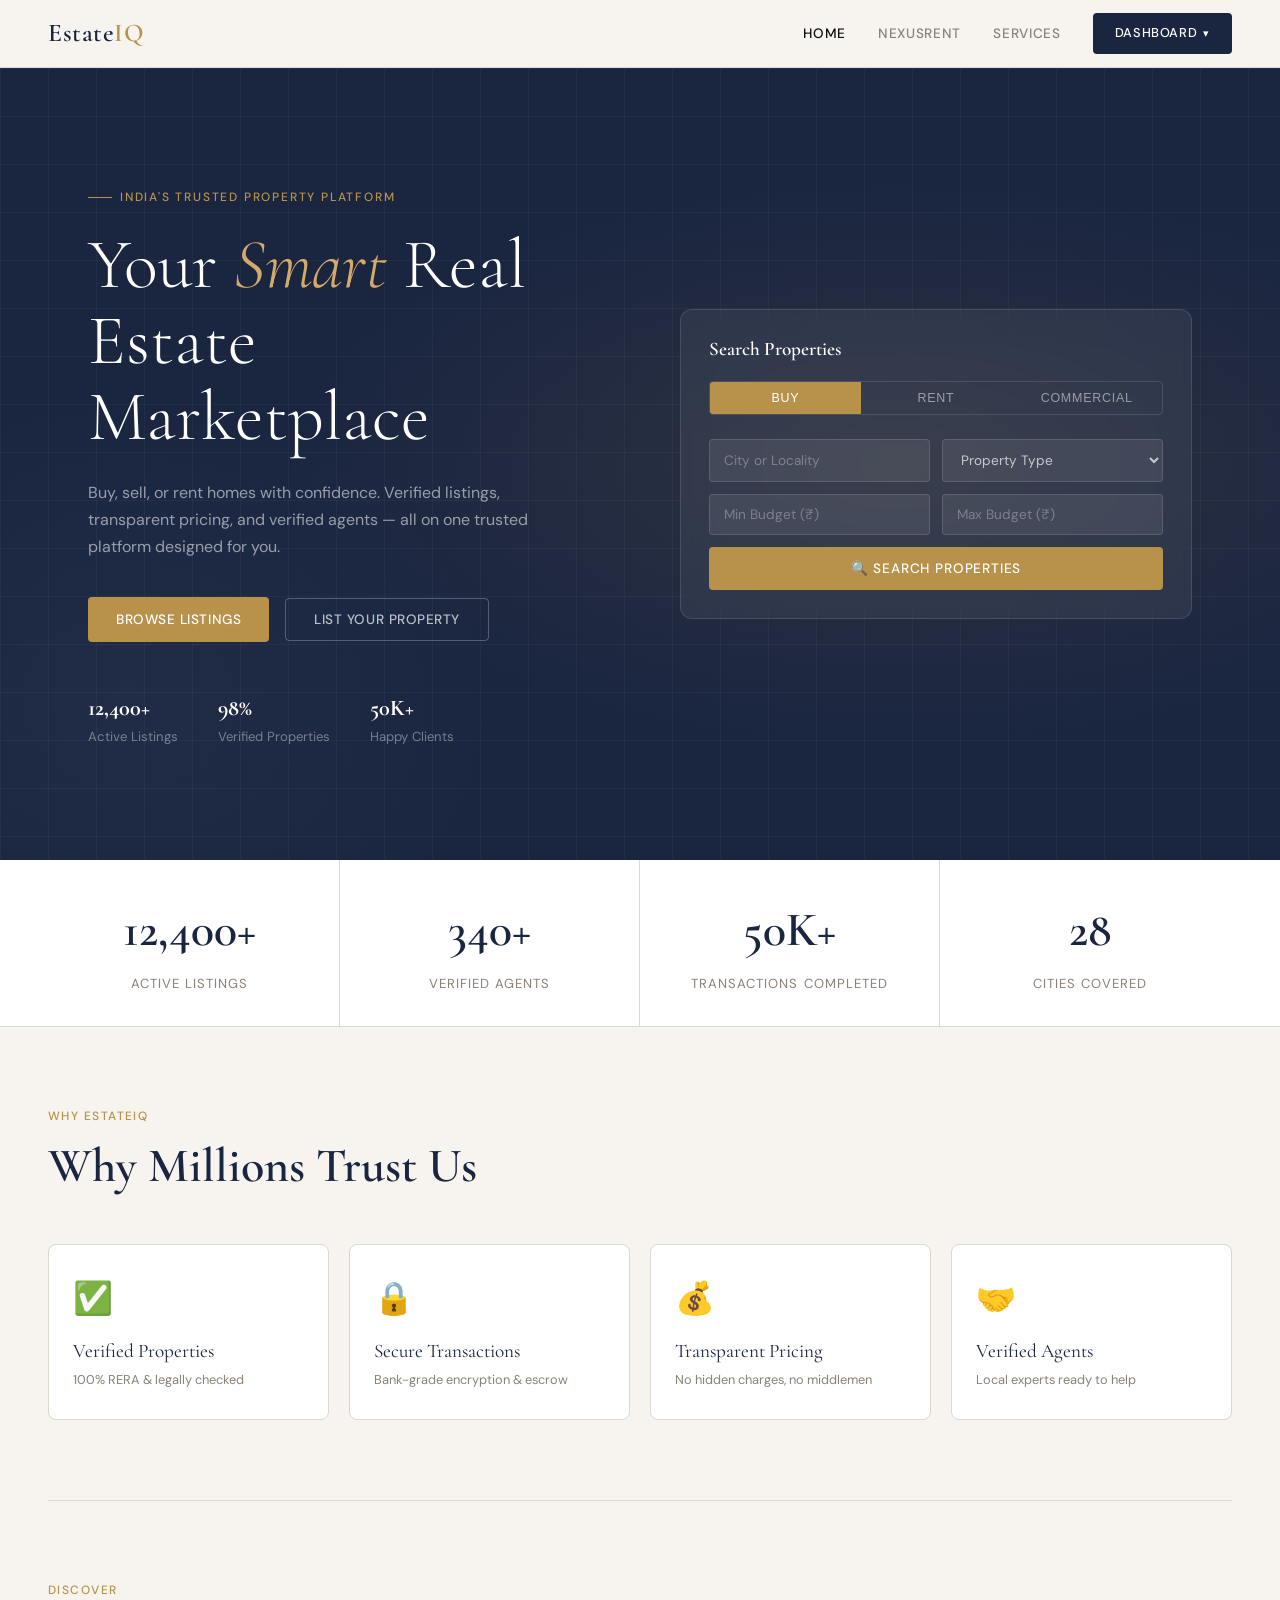
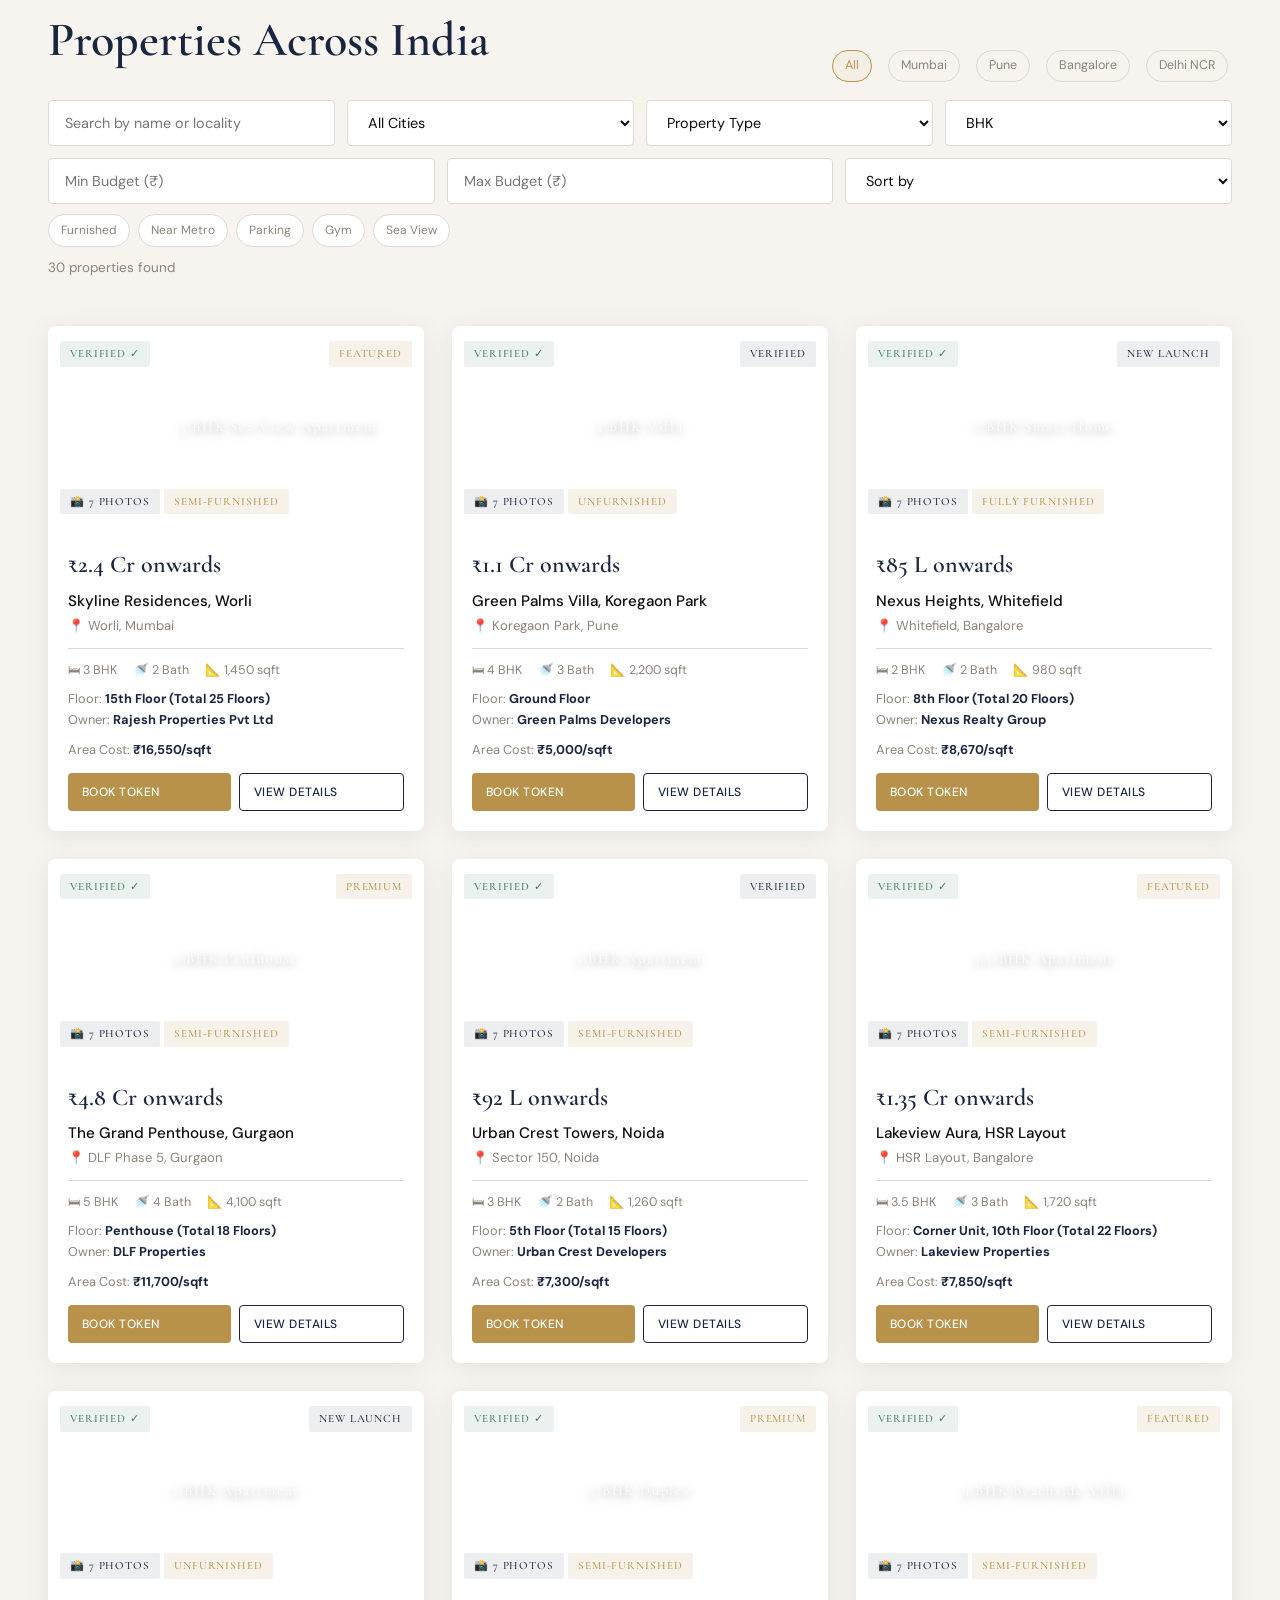
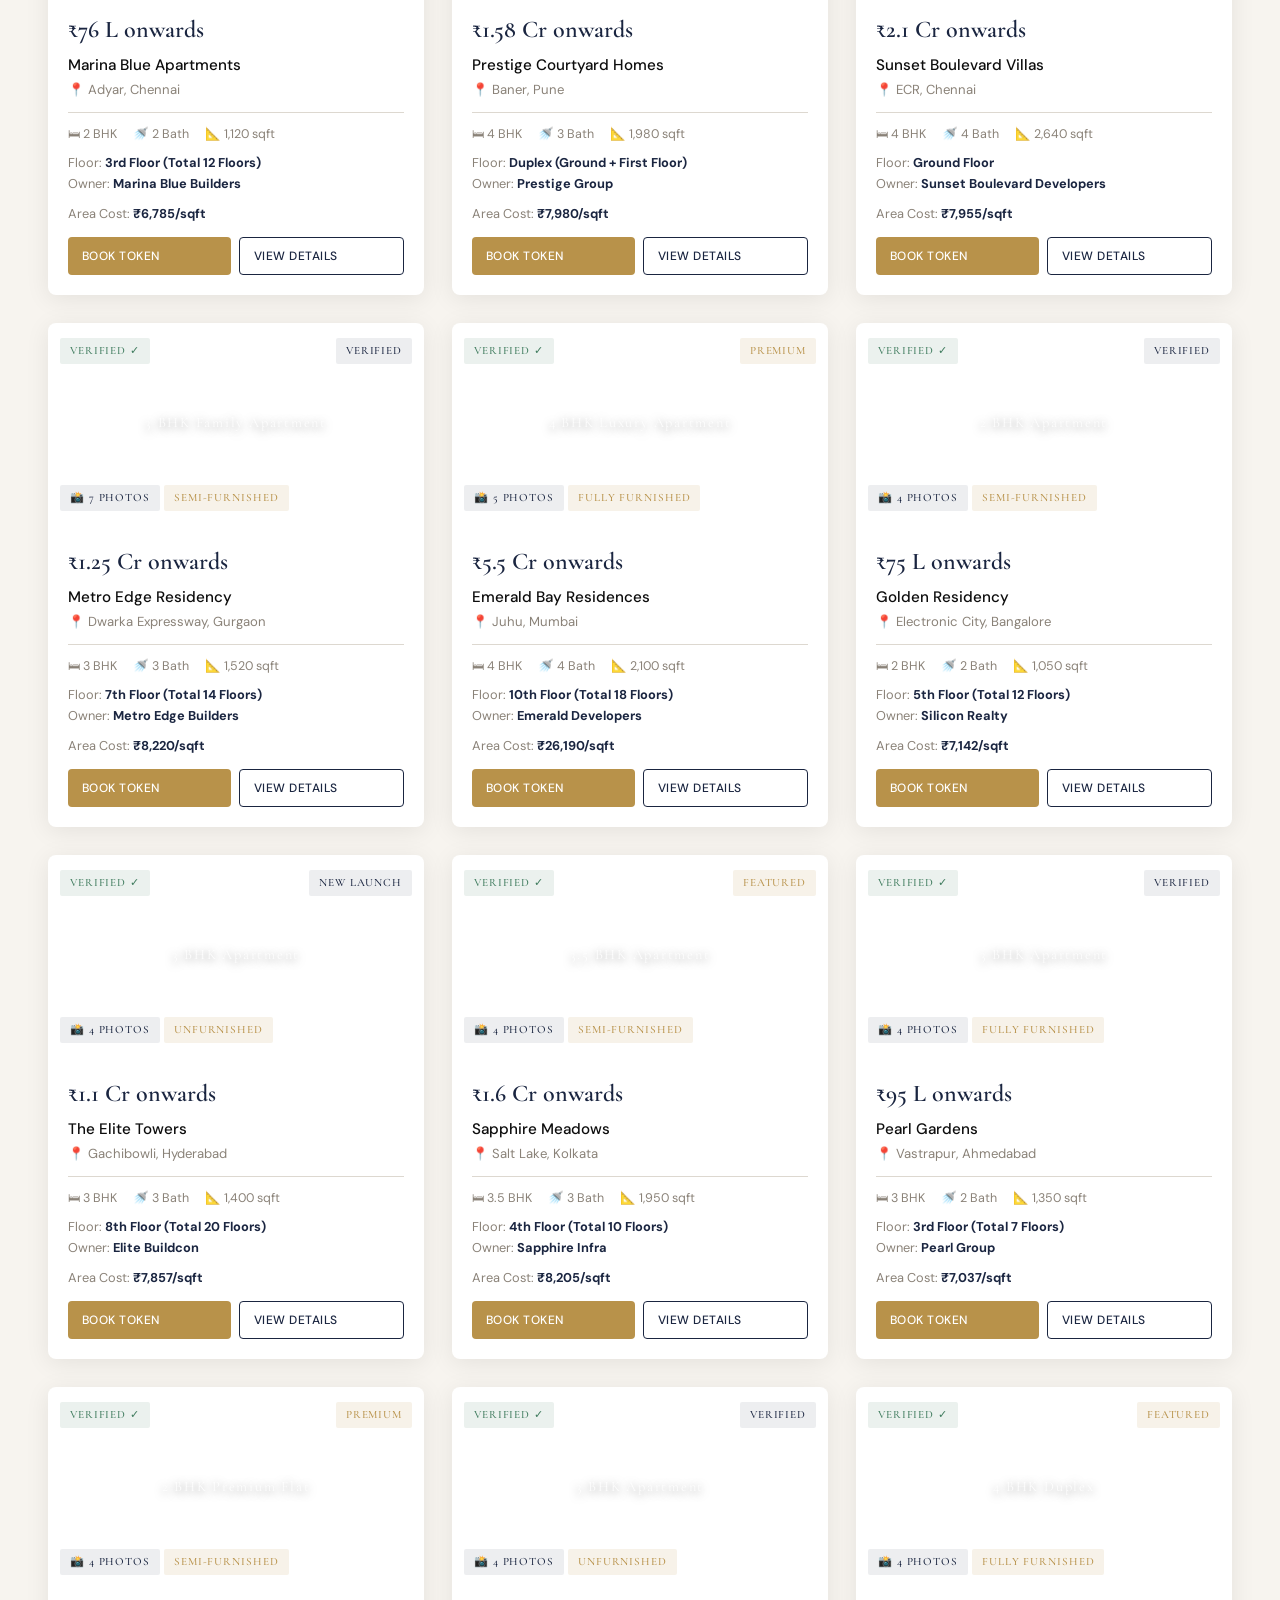
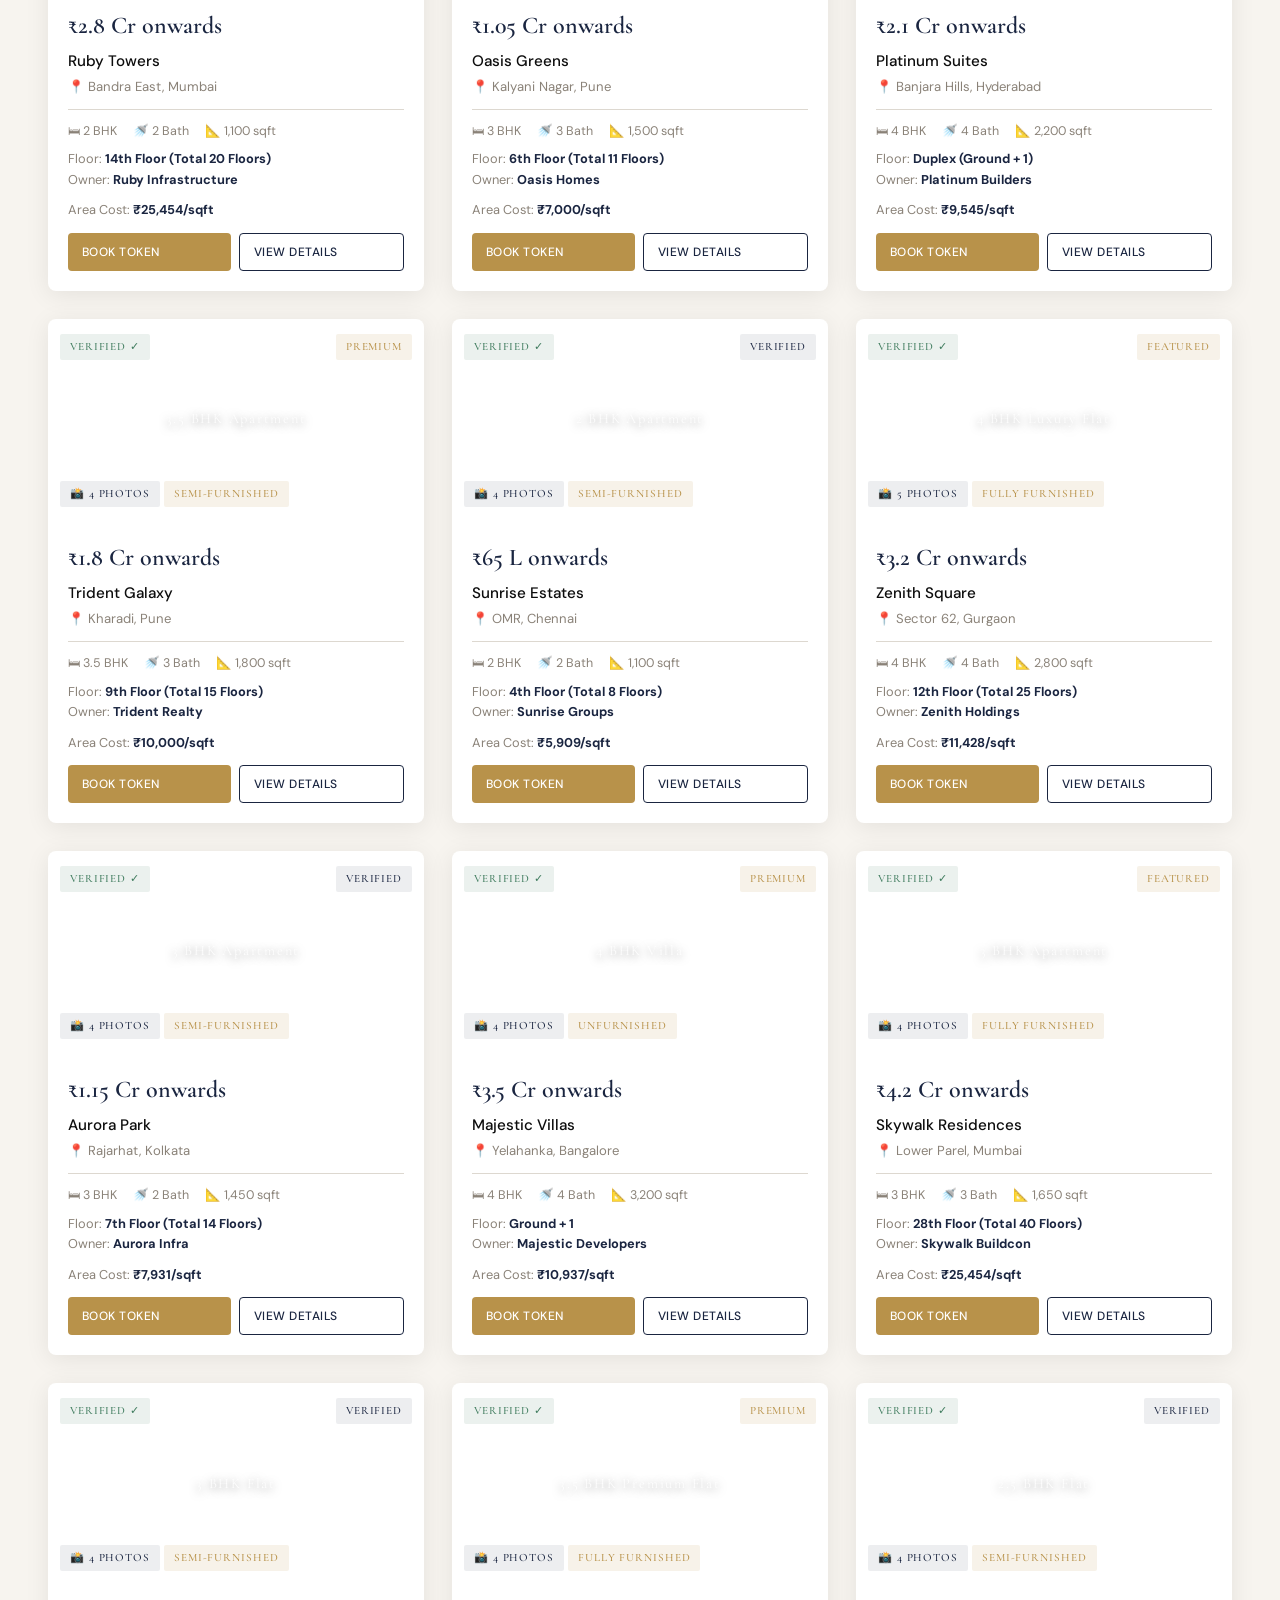
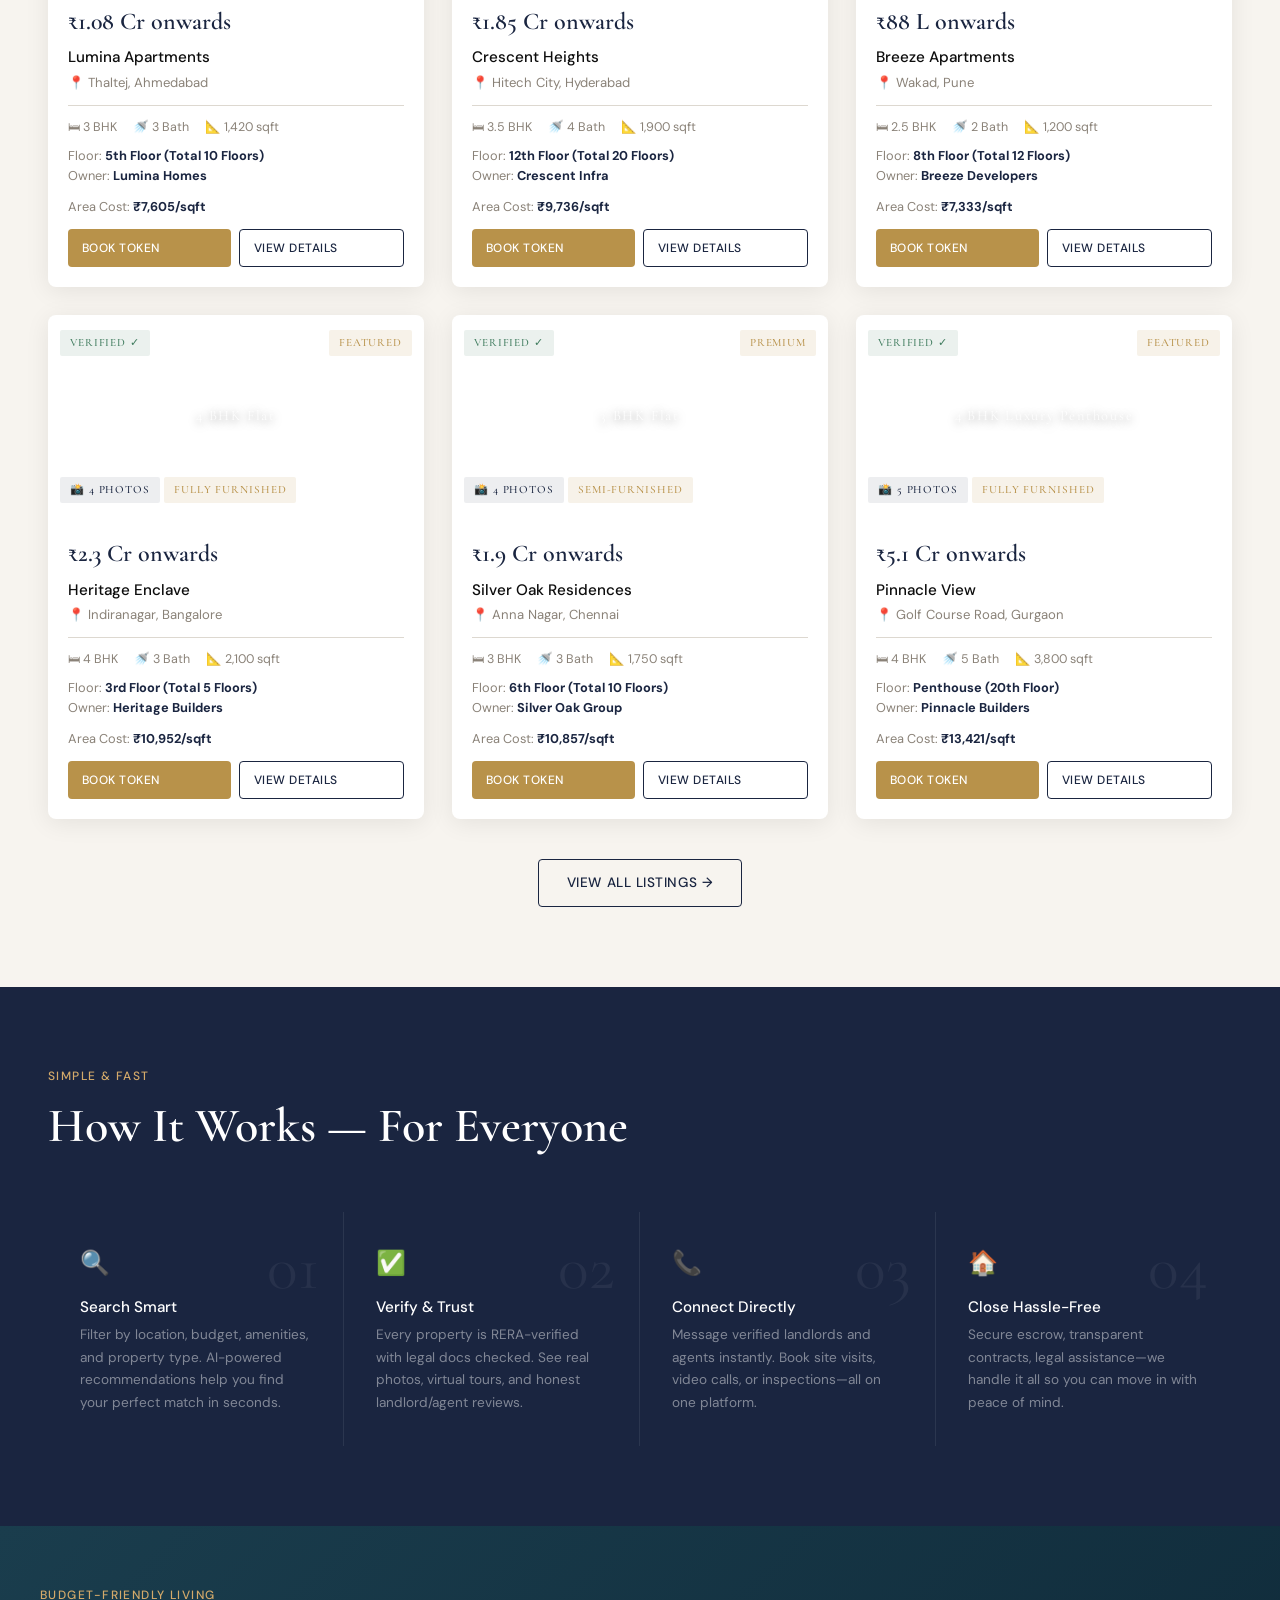
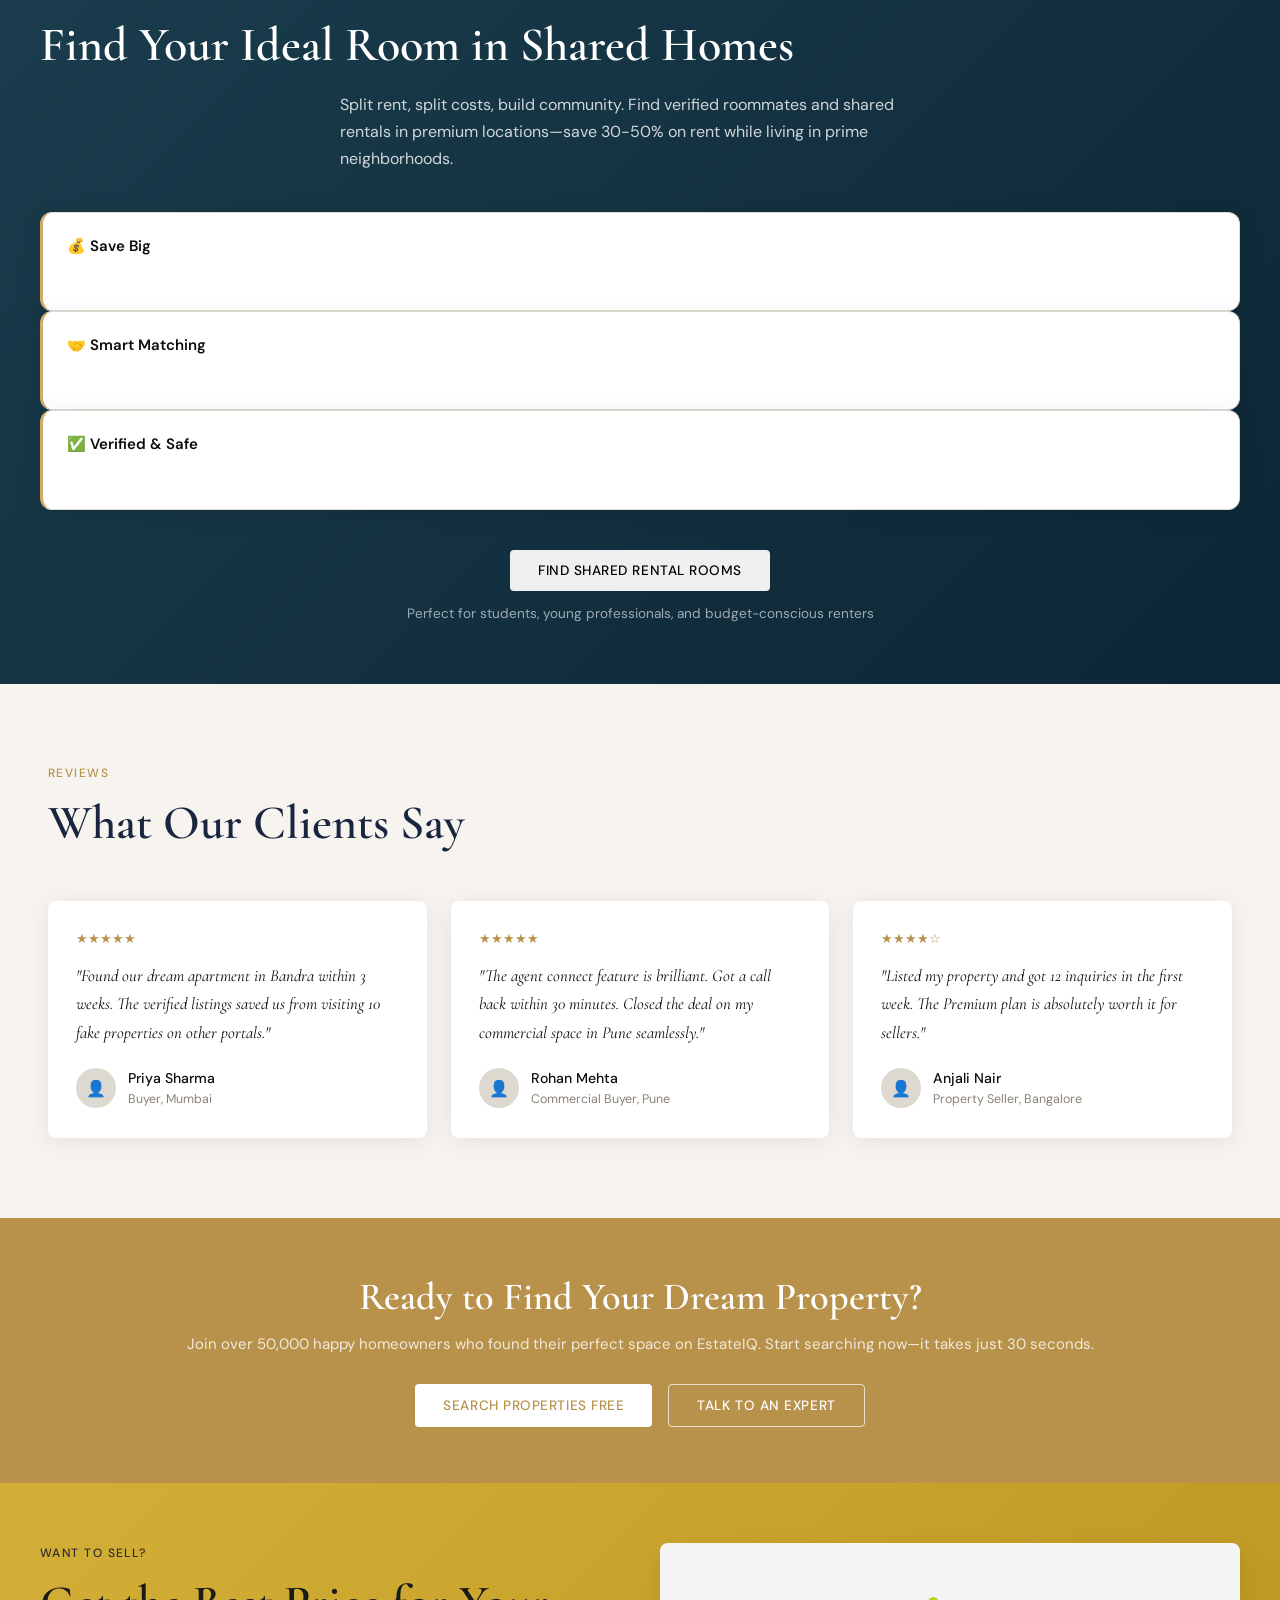
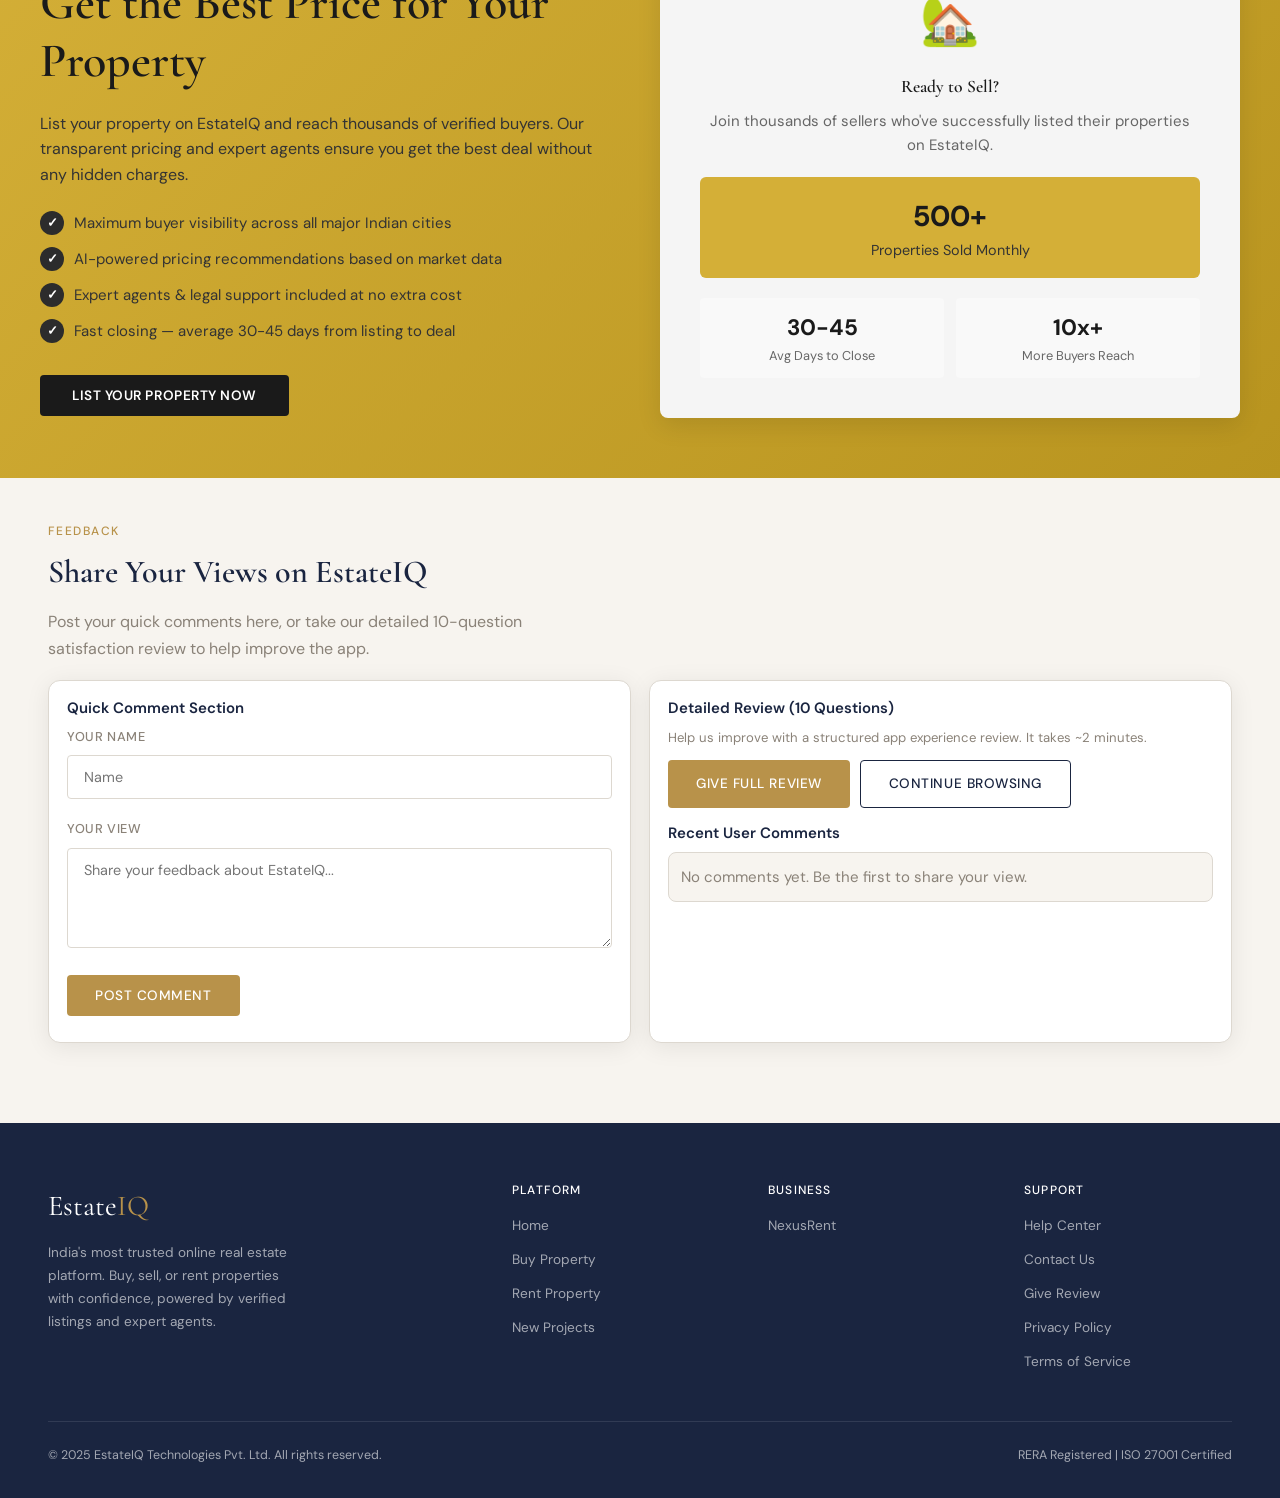
<file: index.html>
<!DOCTYPE html>
<html lang="en">

<head>
  <meta charset="UTF-8" />
  <meta name="viewport" content="width=device-width, initial-scale=1.0" />
  <title>EstateIQ — Find Your Perfect Property</title>
  <link rel="stylesheet" href="style.css" />
  <style>
    /* HERO */
    .hero {
      min-height: 88vh;
      background: var(--navy);
      position: relative;
      display: flex;
      align-items: center;
      overflow: hidden;
    }

    .hero-bg {
      position: absolute;
      inset: 0;
      background:
        radial-gradient(ellipse 80% 60% at 70% 50%, rgba(184, 146, 74, 0.12) 0%, transparent 60%),
        radial-gradient(ellipse 60% 80% at 10% 80%, rgba(255, 255, 255, 0.03) 0%, transparent 50%);
    }

    .hero-grid-overlay {
      position: absolute;
      inset: 0;
      background-image: linear-gradient(rgba(255, 255, 255, 0.03) 1px, transparent 1px),
        linear-gradient(90deg, rgba(255, 255, 255, 0.03) 1px, transparent 1px);
      background-size: 48px 48px;
    }

    .hero-content {
      position: relative;
      z-index: 2;
      padding: 0 48px;
      max-width: 1200px;
      margin: 0 auto;
      width: 100%;
      display: grid;
      grid-template-columns: 1fr 1fr;
      gap: 80px;
      align-items: center;
    }

    .hero-eyebrow {
      display: inline-flex;
      align-items: center;
      gap: 8px;
      font-size: 0.75rem;
      font-weight: 500;
      letter-spacing: 0.15em;
      text-transform: uppercase;
      color: var(--gold);
      margin-bottom: 20px;
    }

    .hero-eyebrow::before {
      content: '';
      width: 24px;
      height: 1px;
      background: var(--gold);
    }

    .hero h1 {
      font-size: clamp(3rem, 5.5vw, 5rem);
      color: var(--white);
      line-height: 1.08;
      margin-bottom: 24px;
      font-weight: 300;
    }

    .hero h1 em {
      font-style: italic;
      color: var(--gold-light);
    }

    .hero-sub {
      color: rgba(255, 255, 255, 0.55);
      font-size: 1rem;
      line-height: 1.7;
      max-width: 440px;
      margin-bottom: 36px;
    }

    .hero-actions {
      display: flex;
      gap: 16px;
      align-items: center;
    }

    .hero-stat {
      color: rgba(255, 255, 255, 0.4);
      font-size: 0.82rem;
    }

    .hero-stat strong {
      color: var(--white);
      display: block;
      font-size: 1.4rem;
      font-family: 'Cormorant Garamond', serif;
    }

    /* TIME SLOT STYLES */
    .time-slot-btn {
      padding: 10px 12px;
      border: 1px solid var(--border);
      border-radius: 6px;
      background: var(--white);
      color: var(--navy);
      font-size: 0.85rem;
      font-weight: 500;
      cursor: pointer;
      transition: all 0.2s;
      text-align: center;
    }

    .time-slot-btn.available:hover {
      background: var(--gold-light);
      border-color: var(--gold);
      color: var(--navy);
    }

    .time-slot-btn.selected {
      background: var(--gold);
      border-color: var(--gold);
      color: var(--white);
    }

    .time-slot-btn.booked {
      background: var(--muted-bg);
      color: var(--muted);
      cursor: not-allowed;
      opacity: 0.6;
    }

    .time-slot-btn.booked::after {
      content: ' (Booked)';
      font-size: 0.75rem;
    }

    /* SEARCH BOX */
    .search-box {
      background: rgba(255, 255, 255, 0.06);
      border: 1px solid rgba(255, 255, 255, 0.12);
      border-radius: 12px;
      padding: 28px;
      backdrop-filter: blur(16px);
    }

    .search-box h3 {
      color: var(--white);
      font-size: 1.2rem;
      margin-bottom: 20px;
    }

    .search-tabs {
      display: flex;
      gap: 0;
      margin-bottom: 24px;
      border: 1px solid rgba(255, 255, 255, 0.12);
      border-radius: 4px;
      overflow: hidden;
    }

    .search-tab {
      flex: 1;
      padding: 9px;
      text-align: center;
      font-size: 0.78rem;
      font-weight: 500;
      letter-spacing: 0.06em;
      text-transform: uppercase;
      color: rgba(255, 255, 255, 0.5);
      cursor: pointer;
      transition: all 0.2s;
      background: transparent;
      border: none;
    }

    .search-tab.active {
      background: var(--gold);
      color: var(--white);
    }

    .search-row {
      display: grid;
      grid-template-columns: 1fr 1fr;
      gap: 12px;
      margin-bottom: 12px;
    }

    .search-input {
      width: 100%;
      padding: 11px 14px;
      background: rgba(255, 255, 255, 0.08);
      border: 1px solid rgba(255, 255, 255, 0.12);
      border-radius: 4px;
      color: var(--white);
      font-family: 'DM Sans', sans-serif;
      font-size: 0.85rem;
      outline: none;
      transition: border-color 0.2s;
    }

    .search-input::placeholder {
      color: rgba(255, 255, 255, 0.3);
    }

    .search-input:focus {
      border-color: var(--gold);
    }

    .search-btn {
      width: 100%;
      padding: 13px;
      background: var(--gold);
      color: var(--white);
      border: none;
      border-radius: 4px;
      font-family: 'DM Sans', sans-serif;
      font-size: 0.85rem;
      font-weight: 500;
      letter-spacing: 0.06em;
      text-transform: uppercase;
      cursor: pointer;
      transition: background 0.2s;
    }

    .search-btn:hover {
      background: #a07d3a;
    }

    /* STATS STRIP */
    .stats-strip {
      background: var(--white);
      border-bottom: 1px solid var(--border);
    }

    .stats-inner {
      max-width: 1200px;
      margin: 0 auto;
      display: grid;
      grid-template-columns: repeat(4, 1fr);
    }

    .stats-inner .stat-box {
      border-right: 1px solid var(--border);
    }

    .stats-inner .stat-box:last-child {
      border-right: none;
    }

    /* LISTING GRID */
    .listings-grid {
      display: grid;
      grid-template-columns: repeat(3, 1fr);
      gap: 28px;
      margin-top: 48px;
    }

    /* PROP IMAGES (placeholders with gradients) */
    .img-1 {
      background: linear-gradient(135deg, #8fa3b8 0%, #5d7a94 100%);
    }

    .img-2 {
      background: linear-gradient(135deg, #b8a08f 0%, #8f7060 100%);
    }

    .img-3 {
      background: linear-gradient(135deg, #9fb8a0 0%, #6a8f6b 100%);
    }

    .img-4 {
      background: linear-gradient(135deg, #b0b0c8 0%, #7878a8 100%);
    }

    .img-5 {
      background: linear-gradient(135deg, #c8b890 0%, #a89060 100%);
    }

    .img-6 {
      background: linear-gradient(135deg, #b8c8c0 0%, #708880 100%);
    }

    /* CATEGORIES */
    .cat-grid {
      display: grid;
      grid-template-columns: repeat(4, 1fr);
      gap: 20px;
      margin-top: 48px;
    }

    .cat-card {
      border: 1.5px solid var(--border);
      border-radius: 8px;
      padding: 28px 24px;
      cursor: pointer;
      transition: all 0.25s;
      background: var(--white);
    }

    .cat-card:hover {
      border-color: var(--gold);
      box-shadow: 0 4px 20px rgba(184, 146, 74, 0.1);
      transform: translateY(-3px);
    }

    .cat-icon {
      font-size: 2rem;
      margin-bottom: 12px;
    }

    .cat-title {
      font-family: 'Cormorant Garamond', serif;
      font-size: 1.2rem;
      color: var(--navy);
      margin-bottom: 4px;
    }

    .cat-count {
      font-size: 0.8rem;
      color: var(--muted);
    }

    /* HOW IT WORKS */
    .how-section {
      background: var(--navy);
    }

    .steps-grid {
      display: grid;
      grid-template-columns: repeat(4, 1fr);
      gap: 0;
      margin-top: 56px;
    }

    .step {
      padding: 32px;
      border-right: 1px solid rgba(255, 255, 255, 0.08);
      position: relative;
    }

    .step:last-child {
      border-right: none;
    }

    .step-num {
      font-family: 'Cormorant Garamond', serif;
      font-size: 4rem;
      color: rgba(255, 255, 255, 0.06);
      line-height: 1;
      position: absolute;
      top: 24px;
      right: 24px;
    }

    .step-icon {
      font-size: 1.5rem;
      margin-bottom: 16px;
    }

    .step h4 {
      color: var(--white);
      font-family: 'DM Sans', sans-serif;
      font-size: 0.95rem;
      font-weight: 500;
      margin-bottom: 8px;
    }

    .step p {
      color: rgba(255, 255, 255, 0.45);
      font-size: 0.85rem;
      line-height: 1.65;
    }

    /* CTA BAND */
    .cta-band {
      background: var(--gold);
      padding: 56px 48px;
      text-align: center;
    }

    .cta-band h2 {
      color: var(--white);
      font-size: 2.4rem;
      margin-bottom: 12px;
    }

    .cta-band p {
      color: rgba(255, 255, 255, 0.8);
      margin-bottom: 28px;
    }

    .btn-white {
      background: var(--white);
      color: var(--gold);
    }

    .btn-white:hover {
      background: var(--paper);
    }

    /* TESTIMONIALS */
    .testi-grid {
      display: grid;
      grid-template-columns: repeat(3, 1fr);
      gap: 24px;
      margin-top: 48px;
    }

    .testi-card {
      background: var(--white);
      border-radius: 8px;
      padding: 28px;
      box-shadow: var(--card-shadow);
    }

    .testi-quote {
      font-size: 0.92rem;
      color: var(--ink);
      line-height: 1.7;
      margin-bottom: 20px;
      font-style: italic;
      font-family: 'Cormorant Garamond', serif;
      font-size: 1.05rem;
    }

    .testi-author {
      display: flex;
      align-items: center;
      gap: 12px;
    }

    .testi-avatar {
      width: 40px;
      height: 40px;
      border-radius: 50%;
      background: var(--border);
      display: flex;
      align-items: center;
      justify-content: center;
      font-size: 1rem;
    }

    .testi-name {
      font-weight: 500;
      font-size: 0.88rem;
    }

    .testi-role {
      font-size: 0.78rem;
      color: var(--muted);
    }

    .stars {
      color: var(--gold);
      font-size: 0.8rem;
      margin-bottom: 12px;
    }

    .comment-grid {
      display: grid;
      grid-template-columns: 1fr 1fr;
      gap: 18px;
      margin-top: 18px;
    }

    .comment-list {
      list-style: none;
      display: grid;
      gap: 10px;
      margin-top: 10px;
    }

    .comment-list li {
      border: 1px solid var(--border);
      border-radius: 8px;
      background: var(--paper);
      padding: 12px;
    }

    @media (max-width: 900px) {
      .comment-grid {
        grid-template-columns: 1fr;
      }
    }
  </style>
</head>

<body>

  <!-- NAV -->
  <nav>
    <a href="landing.html" class="nav-logo">Estate<span>IQ</span></a>
    <div class="nav-links">
      <a href="index.html" id="nav-home" class="active">Home</a>
      <a href="nexusrent.html">NexusRent</a>
      <a href="services.html">Services</a>
      <div class="nav-dropdown">
        <a href="#" class="nav-cta nav-dropdown-toggle">Dashboard</a>
        <div class="nav-dropdown-menu">
          <a href="landowner.html">Landlord</a>
          <a href="client.html">Client (Tenant)</a>
          <a href="admin.html">Admin</a>
        </div>
      </div>
    </div>
  </nav>

  <!-- HERO -->
  <section class="hero">
    <div class="hero-bg"></div>
    <div class="hero-grid-overlay"></div>
    <div class="hero-content">
      <div class="fade-up">
        <div class="hero-eyebrow">India's Trusted Property Platform</div>
        <h1>Your <em>Smart</em> Real Estate Marketplace</h1>
        <p class="hero-sub">Buy, sell, or rent homes with confidence. Verified listings, transparent pricing, and verified agents — all on one trusted platform designed for you.</p>
        <div class="hero-actions">
          <a href="#listings" class="btn btn-primary">Browse Listings</a>
          <button class="btn btn-outline"
            style="color:rgba(255,255,255,0.7);border-color:rgba(255,255,255,0.25);" onclick="alert('List your property easily! Go to Dashboard → Landlord to get started.')">List Your Property</button>
        </div>
        <div style="display:flex;gap:40px;margin-top:48px;">
          <div class="hero-stat"><strong>12,400+</strong>Active Listings</div>
          <div class="hero-stat"><strong>98%</strong>Verified Properties</div>
          <div class="hero-stat"><strong>50K+</strong>Happy Clients</div>
        </div>
      </div>

      <!-- SEARCH BOX -->
      <div class="search-box fade-up delay-2">
        <h3>Search Properties</h3>
        <div class="search-tabs">
          <button class="search-tab active" data-home-mode="Buy" onclick="setTab(this,'Buy')">Buy</button>
          <button class="search-tab" data-home-mode="Rent" onclick="setTab(this,'Rent')">Rent</button>
          <button class="search-tab" data-home-mode="Commercial" onclick="setTab(this,'Commercial')">Commercial</button>
        </div>
        <div class="search-row">
          <input class="search-input" id="home-hero-search" placeholder="City or Locality" />
          <select class="search-input" id="home-hero-type" style="background:rgba(255,255,255,0.08);color:rgba(255,255,255,0.7)">
            <option value="" style="background:#1a2540">Property Type</option>
            <option value="Apartment" style="background:#1a2540">Apartment</option>
            <option value="Villa" style="background:#1a2540">Villa</option>
            <option value="Penthouse" style="background:#1a2540">Penthouse</option>
            <option value="Duplex" style="background:#1a2540">Duplex</option>
            <option value="Commercial" style="background:#1a2540">Commercial</option>
          </select>
        </div>
        <div class="search-row">
          <input class="search-input" id="home-hero-min" placeholder="Min Budget (₹)" type="number" />
          <input class="search-input" id="home-hero-max" placeholder="Max Budget (₹)" type="number" />
        </div>
        <button class="search-btn" id="home-hero-btn" type="button">🔍 Search Properties</button>
      </div>
    </div>
  </section>

  <!-- STATS STRIP -->
  <div class="stats-strip">
    <div class="stats-inner">
      <div class="stat-box">
        <div class="stat-num">12,400+</div>
        <div class="stat-label">Active Listings</div>
      </div>
      <div class="stat-box">
        <div class="stat-num">340+</div>
        <div class="stat-label">Verified Agents</div>
      </div>
      <div class="stat-box">
        <div class="stat-num">50K+</div>
        <div class="stat-label">Transactions Completed</div>
      </div>
      <div class="stat-box">
        <div class="stat-num">28</div>
        <div class="stat-label">Cities Covered</div>
      </div>
    </div>
  </div>

  <!-- CATEGORIES -->
  <section class="section">
    <div class="container">
      <div class="section-label">Why EstateIQ</div>
      <h2 class="section-title">Why Millions Trust Us</h2>
      <div class="cat-grid">
        <div class="cat-card">
          <div class="cat-icon">✅</div>
          <div class="cat-title">Verified Properties</div>
          <div class="cat-count">100% RERA & legally checked</div>
        </div>
        <div class="cat-card">
          <div class="cat-icon">🔒</div>
          <div class="cat-title">Secure Transactions</div>
          <div class="cat-count">Bank-grade encryption & escrow</div>
        </div>
        <div class="cat-card">
          <div class="cat-icon">💰</div>
          <div class="cat-title">Transparent Pricing</div>
          <div class="cat-count">No hidden charges, no middlemen</div>
        </div>
        <div class="cat-card">
          <div class="cat-icon">🤝</div>
          <div class="cat-title">Verified Agents</div>
          <div class="cat-count">Local experts ready to help</div>
        </div>
      </div>
    </div>
  </section>

  <div class="divider"></div>

  <!-- FEATURED LISTINGS -->
  <section class="section" id="listings">
    <div class="container">
      <div style="display:flex;justify-content:space-between;align-items:flex-end;flex-wrap:wrap;gap:16px;">
        <div>
          <div class="section-label">Discover</div>
          <h2 class="section-title">Properties Across India</h2>
        </div>
        <div style="display:flex;gap:8px;flex-wrap:wrap;" id="home-city-tags">
          <span class="tag active" data-city="">All</span>
          <span class="tag" data-city="Mumbai">Mumbai</span>
          <span class="tag" data-city="Pune">Pune</span>
          <span class="tag" data-city="Bangalore">Bangalore</span>
          <span class="tag" data-city="Delhi NCR">Delhi NCR</span>
        </div>
      </div>

      <div class="nexus-filter-bar" style="margin-top:14px;">
        <input class="form-input" id="home-filter-search" placeholder="Search by name or locality" />
        <select class="form-select" id="home-filter-city">
          <option value="">All Cities</option>
          <option>Mumbai</option>
          <option>Pune</option>
          <option>Bangalore</option>
          <option>Delhi NCR</option>
          <option>Chennai</option>
        </select>
        <select class="form-select" id="home-filter-type">
          <option value="">Property Type</option>
          <option>Apartment</option>
          <option>Villa</option>
          <option>Penthouse</option>
          <option>Duplex</option>
          <option>Commercial</option>
        </select>
        <select class="form-select" id="home-filter-bhk">
          <option value="">BHK</option>
          <option>1 BHK</option>
          <option>2 BHK</option>
          <option>3 BHK</option>
          <option>3.5 BHK</option>
          <option>4 BHK</option>
          <option>5 BHK</option>
        </select>
      </div>
      <div class="nexus-filter-bar" style="grid-template-columns:repeat(3,1fr);margin-top:12px;">
        <input class="form-input" id="home-filter-min" placeholder="Min Budget (₹)" type="number" />
        <input class="form-input" id="home-filter-max" placeholder="Max Budget (₹)" type="number" />
        <select class="form-select" id="home-filter-sort">
          <option value="">Sort by</option>
          <option value="low-high">Budget: Low to High</option>
          <option value="high-low">Budget: High to Low</option>
          <option value="popular">Most Popular</option>
        </select>
      </div>
      <div class="nexus-filter-tags" id="home-filter-tags" style="margin-top:10px;">
        <span class="nexus-filter-tag" data-filter="furnished">Furnished</span>
        <span class="nexus-filter-tag" data-filter="metro">Near Metro</span>
        <span class="nexus-filter-tag" data-filter="parking">Parking</span>
        <span class="nexus-filter-tag" data-filter="gym">Gym</span>
        <span class="nexus-filter-tag" data-filter="seaView">Sea View</span>
      </div>
      <div id="home-results-count" style="margin-top:10px;color:var(--muted);font-size:0.84rem;"></div>

      <div class="listings-grid" id="home-listings-grid">
        <div class="card property-card" style="cursor:pointer;">
          <div class="prop-img" style="position:relative;background-image:url('https://images.unsplash.com/photo-1545324418-cc1a3fa10c00?auto=format&fit=crop&w=1200&q=80');background-size:cover;background-position:center;"></div>
          <div class="prop-body">
            <div class="prop-price">₹2.4 Cr onwards</div>
            <div class="prop-title">Skyline Residences, Worli</div>
            <div class="prop-location">📍 Worli, Mumbai</div>
            <div class="prop-meta"><span>🛏 3 BHK</span><span>🚿 2 Bath</span><span>📐 1,450 sqft</span></div>
          </div>
        </div>
        <div class="card property-card" style="cursor:pointer;">
          <div class="prop-img" style="position:relative;background-image:url('https://images.unsplash.com/photo-1600607687939-ce8a6c25118c?auto=format&fit=crop&w=1200&q=80');background-size:cover;background-position:center;"></div>
          <div class="prop-body">
            <div class="prop-price">₹1.1 Cr onwards</div>
            <div class="prop-title">Green Palms Villa, Koregaon Park</div>
            <div class="prop-location">📍 Koregaon Park, Pune</div>
            <div class="prop-meta"><span>🛏 4 BHK</span><span>🚿 3 Bath</span><span>📐 2,200 sqft</span></div>
          </div>
        </div>
        <div class="card property-card" style="cursor:pointer;">
          <div class="prop-img" style="position:relative;background-image:url('https://images.unsplash.com/photo-1600047509807-ba8f99d2cdde?auto=format&fit=crop&w=1200&q=80');background-size:cover;background-position:center;"></div>
          <div class="prop-body">
            <div class="prop-price">₹85 L onwards</div>
            <div class="prop-title">Nexus Heights, Whitefield</div>
            <div class="prop-location">📍 Whitefield, Bangalore</div>
            <div class="prop-meta"><span>🛏 2 BHK</span><span>🚿 2 Bath</span><span>📐 980 sqft</span></div>
          </div>
        </div>
      </div>

      <div style="text-align:center;margin-top:40px;">
        <a href="#" class="btn btn-outline">View All Listings →</a>
      </div>
    </div>
  </section>

  <div class="nexus-modal" id="home-property-modal" style="z-index:450;">
    <div class="nexus-modal-card" style="width:90vw;max-width:1200px;max-height:90vh;overflow-y:auto;">
      <div class="nexus-modal-media" id="home-modal-media" style="position:relative;">
        <button class="nexus-modal-close" id="home-modal-close" type="button">✕</button>
        <!-- Photo Navigation -->
        <button id="home-photo-prev" style="position:absolute;left:20px;top:50%;transform:translateY(-50%);background:rgba(0,0,0,0.7);color:white;border:none;border-radius:50%;width:40px;height:40px;font-size:18px;cursor:pointer;z-index:10;">‹</button>
        <button id="home-photo-next" style="position:absolute;right:20px;top:50%;transform:translateY(-50%);background:rgba(0,0,0,0.7);color:white;border:none;border-radius:50%;width:40px;height:40px;font-size:18px;cursor:pointer;z-index:10;">›</button>
        <div id="home-modal-photo-gallery" style="position:absolute;bottom:20px;left:20px;right:20px;display:flex;gap:8px;overflow-x:auto;padding:8px;background:rgba(0,0,0,0.7);border-radius:8px;">
          <!-- Photo thumbnails will be inserted here -->
        </div>
      </div>
      <div class="nexus-modal-content">
        <div style="display:flex;justify-content:space-between;align-items:flex-start;gap:12px;flex-wrap:wrap;">
          <div>
            <h3 id="home-modal-title" style="margin:0 0 6px 0;color:var(--navy);"></h3>
            <div id="home-modal-location" style="color:var(--muted);font-size:0.9rem;"></div>
          </div>
          <span class="badge badge-green" id="home-modal-verified">Verified ✓</span>
        </div>

        <div style="margin-top:14px;display:grid;grid-template-columns:repeat(auto-fit,minmax(140px,1fr));gap:10px;">
          <div class="nexus-metric"><div class="metric-sub">Price</div><div id="home-modal-price" style="font-weight:700;color:var(--navy);"></div></div>
          <div class="nexus-metric"><div class="metric-sub">Area</div><div id="home-modal-area" style="font-weight:700;color:var(--navy);"></div></div>
          <div class="nexus-metric"><div class="metric-sub">Type</div><div id="home-modal-type" style="font-weight:700;color:var(--navy);"></div></div>
          <div class="nexus-metric"><div class="metric-sub">Price / sqft</div><div id="home-modal-psf" style="font-weight:700;color:var(--navy);"></div></div>
          <div class="nexus-metric"><div class="metric-sub">Floor</div><div id="home-modal-floor" style="font-weight:700;color:var(--navy);"></div></div>
          <div class="nexus-metric"><div class="metric-sub">Furnishing</div><div id="home-modal-furnishing" style="font-weight:700;color:var(--navy);"></div></div>
          <div class="nexus-metric"><div class="metric-sub">Facing</div><div id="home-modal-facing" style="font-weight:700;color:var(--navy);"></div></div>
          <div class="nexus-metric"><div class="metric-sub">Parking</div><div id="home-modal-parking" style="font-weight:700;color:var(--navy);"></div></div>
        </div>

        <div id="home-modal-specs" style="margin-top:14px;display:flex;gap:12px;flex-wrap:wrap;color:var(--muted);"></div>
        <p id="home-modal-desc" style="margin-top:14px;color:var(--muted);line-height:1.7;"></p>

        <div style="margin-top:16px;">
          <h4 style="color:var(--navy);margin-bottom:8px;">Amenities</h4>
          <div id="home-modal-amenities" style="display:flex;gap:8px;flex-wrap:wrap;"></div>
        </div>

        <div style="margin-top:16px;">
          <h4 style="color:var(--navy);margin-bottom:8px;">Property Details</h4>
          <div style="display:grid;grid-template-columns:repeat(auto-fit,minmax(200px,1fr));gap:12px;font-size:0.9rem;">
            <div><strong>Owner:</strong> <span id="home-modal-owner"></span></div>
            <div><strong>Year Built:</strong> <span id="home-modal-year"></span></div>
            <div><strong>Age:</strong> <span id="home-modal-age"></span></div>
          </div>
        </div>

        <div style="margin-top:16px;display:flex;gap:10px;flex-wrap:wrap;">
          <button class="btn btn-primary" id="home-modal-token-btn" type="button">Book Token</button>
          <button class="btn btn-outline" id="home-modal-schedule-btn" type="button">Schedule Visit</button>
        </div>
      </div>
    </div>
  </div>

  <!-- SCHEDULE VISIT MODAL -->
  <div class="nexus-modal" id="schedule-visit-modal" style="z-index:460;">
    <div class="nexus-modal-card" style="width:90vw;max-width:600px;max-height:80vh;overflow-y:auto;">
      <div class="nexus-modal-header">
        <h3 style="margin:0;color:var(--navy);">Schedule Property Visit</h3>
        <button class="nexus-modal-close" id="schedule-modal-close" type="button">✕</button>
      </div>
      <div class="nexus-modal-content">
        <div id="schedule-property-info" style="margin-bottom:20px;padding:16px;background:var(--light-bg);border-radius:8px;">
          <!-- Property info will be populated here -->
        </div>
        
        <div style="margin-bottom:20px;">
          <h4 style="color:var(--navy);margin-bottom:12px;">Select Date</h4>
          <input type="date" id="visit-date" class="form-input" min="" style="width:100%;" />
        </div>
        
        <div style="margin-bottom:20px;">
          <h4 style="color:var(--navy);margin-bottom:12px;">Available Time Slots (1-hour slots)</h4>
          <div id="time-slots" style="display:grid;grid-template-columns:repeat(auto-fit,minmax(120px,1fr));gap:8px;">
            <!-- Time slots will be populated here -->
          </div>
        </div>
        
        <div style="margin-bottom:20px;">
          <h4 style="color:var(--navy);margin-bottom:12px;">Your Details</h4>
          <div style="display:grid;grid-template-columns:1fr 1fr;gap:12px;">
            <input type="text" id="visitor-name" class="form-input" placeholder="Full Name" />
            <input type="tel" id="visitor-phone" class="form-input" placeholder="Phone Number" />
          </div>
          <input type="email" id="visitor-email" class="form-input" placeholder="Email Address" style="margin-top:12px;" />
        </div>
        
        <div style="display:flex;gap:10px;flex-wrap:wrap;">
          <button class="btn btn-primary" id="confirm-visit-btn" type="button">Confirm Visit</button>
          <button class="btn btn-outline" onclick="closeScheduleVisitModal()" type="button">Cancel</button>
        </div>
      </div>
    </div>
  </div>

  <!-- HOW IT WORKS -->
  <section class="section how-section">
    <div class="container">
      <div class="section-label" style="color:var(--gold-light)">Simple & Fast</div>
      <h2 class="section-title" style="color:var(--white)">How It Works — For Everyone</h2>
      <div class="steps-grid">
        <div class="step">
          <div class="step-num">01</div>
          <div class="step-icon">🔍</div>
          <h4>Search Smart</h4>
          <p>Filter by location, budget, amenities, and property type. AI-powered recommendations help you find your perfect match in seconds.</p>
        </div>
        <div class="step">
          <div class="step-num">02</div>
          <div class="step-icon">✅</div>
          <h4>Verify & Trust</h4>
          <p>Every property is RERA-verified with legal docs checked. See real photos, virtual tours, and honest landlord/agent reviews.</p>
        </div>
        <div class="step">
          <div class="step-num">03</div>
          <div class="step-icon">📞</div>
          <h4>Connect Directly</h4>
          <p>Message verified landlords and agents instantly. Book site visits, video calls, or inspections—all on one platform.</p>
        </div>
        <div class="step">
          <div class="step-num">04</div>
          <div class="step-icon">🏠</div>
          <h4>Close Hassle-Free</h4>
          <p>Secure escrow, transparent contracts, legal assistance—we handle it all so you can move in with peace of mind.</p>
        </div>
      </div>
    </div>
  </section>

  <!-- SHARED RENTALS -->
  <section class="section" style="background:linear-gradient(135deg, #1a3d4d 0%, #0d2635 100%);padding:60px 20px;">
    <div class="container">
      <div class="section-label" style="color:var(--gold-light)">Budget-Friendly Living</div>
      <h2 class="section-title" style="color:var(--white)">Find Your Ideal Room in Shared Homes</h2>
      <p class="section-sub" style="color:rgba(255,255,255,0.8);max-width:600px;margin:0 auto 40px;">Split rent, split costs, build community. Find verified roommates and shared rentals in premium locations—save 30-50% on rent while living in prime neighborhoods.</p>
      
      <div class="grid" style="grid-template-columns:repeat(auto-fit,minmax(280px,1fr));gap:24px;margin-bottom:40px;">
        <div class="dashboard-card" style="border-left:3px solid var(--gold-light);padding:24px;">
          <h4 style="color:var(--primary);margin-bottom:8px;">💰 Save Big</h4>
          <p style="color:rgba(255,255,255,0.8);font-size:0.9rem;">Share rent in your dream city. Average savings: ₹8,000-15,000/month. Room for everyone's budget.</p>
        </div>
        <div class="dashboard-card" style="border-left:3px solid var(--gold-light);padding:24px;">
          <h4 style="color:var(--primary);margin-bottom:8px;">🤝 Smart Matching</h4>
          <p style="color:rgba(255,255,255,0.8);font-size:0.9rem;">AI recommends compatible roommates based on lifestyle, work schedules, and preferences. No surprises.</p>
        </div>
        <div class="dashboard-card" style="border-left:3px solid var(--gold-light);padding:24px;">
          <h4 style="color:var(--primary);margin-bottom:8px;">✅ Verified & Safe</h4>
          <p style="color:rgba(255,255,255,0.8);font-size:0.9rem;">Every roommate and property is verified. Legal agreements, deposit protection, 24/7 support included.</p>
        </div>
      </div>

      <div style="text-align:center;">
        <button class="btn btn-gold" onclick="alert('🏠 Explore Shared Rentals — Feature Coming Soon!\n\nYou\'ll be able to:\n✓ Filter rooms by location, budget & amenities\n✓ View verified roommate profiles\n✓ Schedule tours and connect instantly\n✓ Sign agreements digitally')">Find Shared Rental Rooms</button>
        <p style="color:rgba(255,255,255,0.6);font-size:0.85rem;margin-top:12px;">Perfect for students, young professionals, and budget-conscious renters</p>
      </div>
    </div>
  </section>

  <!-- TESTIMONIALS -->
  <section class="section">
    <div class="container">
      <div class="section-label">Reviews</div>
      <h2 class="section-title">What Our Clients Say</h2>
      <div class="testi-grid">
        <div class="testi-card">
          <div class="stars">★★★★★</div>
          <div class="testi-quote">"Found our dream apartment in Bandra within 3 weeks. The verified listings saved us
            from visiting 10 fake properties on other portals."</div>
          <div class="testi-author">
            <div class="testi-avatar">👤</div>
            <div>
              <div class="testi-name">Priya Sharma</div>
              <div class="testi-role">Buyer, Mumbai</div>
            </div>
          </div>
        </div>
        <div class="testi-card">
          <div class="stars">★★★★★</div>
          <div class="testi-quote">"The agent connect feature is brilliant. Got a call back within 30 minutes. Closed
            the deal on my commercial space in Pune seamlessly."</div>
          <div class="testi-author">
            <div class="testi-avatar">👤</div>
            <div>
              <div class="testi-name">Rohan Mehta</div>
              <div class="testi-role">Commercial Buyer, Pune</div>
            </div>
          </div>
        </div>
        <div class="testi-card">
          <div class="stars">★★★★☆</div>
          <div class="testi-quote">"Listed my property and got 12 inquiries in the first week. The Premium plan is
            absolutely worth it for sellers."</div>
          <div class="testi-author">
            <div class="testi-avatar">👤</div>
            <div>
              <div class="testi-name">Anjali Nair</div>
              <div class="testi-role">Property Seller, Bangalore</div>
            </div>
          </div>
        </div>
      </div>
    </div>
  </section>

  <!-- CTA BAND -->
  <div class="cta-band">
    <div class="container">
      <h2>Ready to Find Your Dream Property?</h2>
      <p>Join over 50,000 happy homeowners who found their perfect space on EstateIQ. Start searching now—it takes just 30 seconds.</p>
      <div style="display:flex;gap:16px;justify-content:center;flex-wrap:wrap;">
        <button class="btn btn-white" onclick="document.getElementById('search-location').focus()">Search Properties Free</button>
        <button class="btn btn-outline" style="background:transparent;color:white;border:1.5px solid rgba(255,255,255,0.7);" onclick="alert('📞 Schedule a Call\n\nOur real estate experts will guide you through the entire process.\n\nAvailable 9 AM - 9 PM IST, 7 days a week.')">Talk to an Expert</button>
      </div>
    </div>
  </div>

  <!-- SELL YOUR HOME CTA -->
  <section class="section" style="background:linear-gradient(135deg, #d4af37 0%, #b8941f 100%);padding:60px 20px;margin:0;">
    <div class="container">
      <div style="display:grid;grid-template-columns:1fr 1fr;gap:40px;align-items:center;">
        <div>
          <div class="section-label" style="color:#2c2c2c;">Want to Sell?</div>
          <h2 class="section-title" style="color:#1a1a1a;margin:12px 0 20px;">Get the Best Price for Your Property</h2>
          <p style="color:#333;font-size:1rem;line-height:1.6;margin-bottom:24px;">
            List your property on EstateIQ and reach thousands of verified buyers. Our transparent pricing and expert agents ensure you get the best deal without any hidden charges.
          </p>
          
          <ul style="list-style:none;padding:0;margin-bottom:32px;">
            <li style="margin:12px 0;color:#333;display:flex;align-items:center;gap:10px;">
              <span style="background:#2c2c2c;color:white;width:24px;height:24px;border-radius:50%;display:flex;align-items:center;justify-content:center;font-size:0.8rem;font-weight:bold;">✓</span>
              Maximum buyer visibility across all major Indian cities
            </li>
            <li style="margin:12px 0;color:#333;display:flex;align-items:center;gap:10px;">
              <span style="background:#2c2c2c;color:white;width:24px;height:24px;border-radius:50%;display:flex;align-items:center;justify-content:center;font-size:0.8rem;font-weight:bold;">✓</span>
              AI-powered pricing recommendations based on market data
            </li>
            <li style="margin:12px 0;color:#333;display:flex;align-items:center;gap:10px;">
              <span style="background:#2c2c2c;color:white;width:24px;height:24px;border-radius:50%;display:flex;align-items:center;justify-content:center;font-size:0.8rem;font-weight:bold;">✓</span>
              Expert agents & legal support included at no extra cost
            </li>
            <li style="margin:12px 0;color:#333;display:flex;align-items:center;gap:10px;">
              <span style="background:#2c2c2c;color:white;width:24px;height:24px;border-radius:50%;display:flex;align-items:center;justify-content:center;font-size:0.8rem;font-weight:bold;">✓</span>
              Fast closing — average 30-45 days from listing to deal
            </li>
          </ul>

          <button class="btn" style="background:#1a1a1a;color:white;padding:12px 32px;font-weight:600;" onclick="alert('📋 Start Selling on EstateIQ!\n\nNavigating to Landowner Dashboard...\n\nYou\'ll be able to:\n✓ List your property in minutes\n✓ Upload photos and documents\n✓ Set asking price with AI suggestions\n✓ Respond to buyer inquiries instantly')">List Your Property Now</button>
        </div>
        
        <div style="text-align:center;">
          <div style="background:#f5f5f5;padding:40px;border-radius:8px;box-shadow:0 8px 24px rgba(0,0,0,0.1);">
            <div style="font-size:3rem;margin-bottom:16px;">🏡</div>
            <h3 style="color:#1a1a1a;margin-bottom:12px;">Ready to Sell?</h3>
            <p style="color:#666;margin-bottom:20px;">Join thousands of sellers who've successfully listed their properties on EstateIQ.</p>
            <div style="background:#d4af37;padding:16px;border-radius:6px;margin:20px 0;">
              <div style="font-size:1.8rem;font-weight:bold;color:#1a1a1a;">500+</div>
              <div style="color:#333;font-size:0.9rem;">Properties Sold Monthly</div>
            </div>
            <div style="display:grid;grid-template-columns:1fr 1fr;gap:12px;">
              <div style="background:#f9f9f9;padding:12px;border-radius:4px;">
                <div style="font-size:1.4rem;font-weight:bold;color:#1a1a1a;">30-45</div>
                <div style="color:#666;font-size:0.8rem;">Avg Days to Close</div>
              </div>
              <div style="background:#f9f9f9;padding:12px;border-radius:4px;">
                <div style="font-size:1.4rem;font-weight:bold;color:#1a1a1a;">10x+</div>
                <div style="color:#666;font-size:0.8rem;">More Buyers Reach</div>
              </div>
            </div>
          </div>
        </div>
      </div>
    </div>
  </section>

  <section class="section" style="padding-top:44px;" id="community-feedback">
    <div class="container">
      <div class="section-label">Feedback</div>
      <h2 class="section-title" style="font-size:2rem;">Share Your Views on EstateIQ</h2>
      <p class="section-sub">Post your quick comments here, or take our detailed 10-question satisfaction review to help improve the app.</p>

      <div class="comment-grid">
        <div class="dashboard-card">
          <h4>Quick Comment Section</h4>
          <div class="form-group" style="margin-top:10px;">
            <label class="form-label">Your Name</label>
            <input class="form-input" id="home-comment-name" placeholder="Name" />
          </div>
          <div class="form-group">
            <label class="form-label">Your View</label>
            <textarea class="form-textarea" id="home-comment-text" rows="4" placeholder="Share your feedback about EstateIQ..."></textarea>
          </div>
          <button class="btn btn-primary" id="home-comment-submit" type="button">Post Comment</button>
          <div id="home-comment-status" style="margin-top:8px;color:var(--muted);font-size:0.82rem;"></div>
        </div>

        <div class="dashboard-card">
          <h4>Detailed Review (10 Questions)</h4>
          <p class="metric-sub" style="margin-top:8px;">Help us improve with a structured app experience review. It takes ~2 minutes.</p>
          <div style="margin-top:12px;display:flex;gap:10px;flex-wrap:wrap;">
            <a class="btn btn-primary" href="give-review.html">Give Full Review</a>
            <a class="btn btn-outline" href="#listings">Continue Browsing</a>
          </div>

          <h4 style="margin-top:16px;">Recent User Comments</h4>
          <ul id="home-comment-list" class="comment-list"></ul>
        </div>
      </div>
    </div>
  </section>

  <!-- FOOTER -->
  <footer>
    <div class="footer-grid">
      <div>
        <div class="footer-logo">Estate<span>IQ</span></div>
        <div class="footer-tagline">India's most trusted online real estate platform. Buy, sell, or rent properties with
          confidence, powered by verified listings and expert agents.</div>
      </div>
      <div class="footer-col">
        <h4>Platform</h4>
        <ul>
          <li><a href="home.html">Home</a></li>
          <li><a href="#">Buy Property</a></li>
          <li><a href="#">Rent Property</a></li>
          <li><a href="#">New Projects</a></li>
        </ul>
      </div>
      <div class="footer-col">
        <h4>Business</h4>
        <ul>
          <li><a href="nexusrent.html">NexusRent</a></li>
        </ul>
      </div>
      <div class="footer-col">
        <h4>Support</h4>
        <ul>
          <li><a href="#">Help Center</a></li>
          <li><a href="#">Contact Us</a></li>
          <li><a href="give-review.html">Give Review</a></li>
          <li><a href="#">Privacy Policy</a></li>
          <li><a href="#">Terms of Service</a></li>
        </ul>
      </div>
    </div>
    <div class="footer-bottom">
      <span>© 2025 EstateIQ Technologies Pvt. Ltd. All rights reserved.</span>
      <span>RERA Registered | ISO 27001 Certified</span>
    </div>
  </footer>

  <script>
    let currentHomeMode = 'Buy';
    const HOME_BOOKING_AMOUNT = 500; // ₹500 fully refundable token

    function initTokenPayment(propertyTitle, tokenAmount) {
      // Load Razorpay script if not already loaded
      if (!window.Razorpay) {
        const script = document.createElement('script');
        script.src = 'https://checkout.razorpay.com/v1/checkout.js';
        script.onload = () => processPayment(propertyTitle, tokenAmount);
        script.onerror = () => alert('Payment system is currently unavailable. Please try again later.');
        document.head.appendChild(script);
      } else {
        processPayment(propertyTitle, tokenAmount);
      }
    }

    function processPayment(propertyTitle, tokenAmount) {
      const options = {
        key: 'rzp_test_ScdJnGvFQvodqy', // Replace with your actual Razorpay key
        amount: tokenAmount * 100, // Amount in paisa
        currency: 'INR',
        name: 'EstateIQ',
        description: `Token booking for ${propertyTitle}`,
        image: 'https://via.placeholder.com/100x100?text=EstateIQ',
        handler: function (response) {
          // Payment successful
          alert(`🎉 Payment Successful!\n\nPayment ID: ${response.razorpay_payment_id}\n\nYour token has been booked for ${propertyTitle}.\nYou can now schedule a visit or contact the property owner.\n\n📧 Confirmation email sent to your registered email.`);
          
          // Here you would typically send the payment details to your backend
          console.log('Payment successful:', response);
        },
        prefill: {
          name: '',
          email: '',
          contact: ''
        },
        notes: {
          property: propertyTitle,
          token_type: 'fully_refundable'
        },
        theme: {
          color: '#b8941f'
        },
        modal: {
          ondismiss: function() {
            console.log('Payment modal dismissed');
          }
        }
      };

      const rzp = new Razorpay(options);
      rzp.open();
    }

    function setTab(el, type) {
      document.querySelectorAll('.search-tab').forEach(t => t.classList.remove('active'));
      el.classList.add('active');
      currentHomeMode = type;
      applyHomeFilters();
    }

    const homeProperties = [
      {
        id: 1,
        title: 'Skyline Residences, Worli',
        location: 'Worli, Mumbai',
        price: '₹2.4 Cr onwards',
        token: 100000,
        area: '1,450 sqft',
        type: '3 BHK Sea View Apartment',
        bhk: '3 BHK',
        bath: '2 Bath',
        psf: '₹16,550/sqft',
        status: 'Featured',
        image: 'https://images.unsplash.com/photo-1545324418-cc1a3fa10c00?auto=format&fit=crop&w=1200&q=80',
        desc: 'Premium sea-facing apartment with deck balcony, modular kitchen, and access to clubhouse, pool, and concierge.',
        photos: [
          'https://images.unsplash.com/photo-1545324418-cc1a3fa10c00?auto=format&fit=crop&w=800&q=80',
          'https://images.unsplash.com/photo-1484154218962-a197022b5858?auto=format&fit=crop&w=800&q=80',
          'https://images.unsplash.com/photo-1586023492125-27b2c045efd7?auto=format&fit=crop&w=800&q=80',
          'https://images.unsplash.com/photo-1556909114-f6e7ad7d3136?auto=format&fit=crop&w=800&q=80',
          'https://images.unsplash.com/photo-1586023492125-27b2c045efd7?auto=format&fit=crop&w=800&q=80',
          'https://images.unsplash.com/photo-1556909114-f6e7ad7d3136?auto=format&fit=crop&w=800&q=80',
          'https://images.unsplash.com/photo-1586023492125-27b2c045efd7?auto=format&fit=crop&w=800&q=80'
        ],
        furnishing: 'Semi-Furnished',
        floor: '15th Floor (Total 25 Floors)',
        amenities: ['Swimming Pool', 'Gym', 'Clubhouse', '24/7 Security', 'Power Backup', 'Intercom', 'Elevator', 'Parking', 'Garden', 'Kids Play Area'],
        owner: 'Rajesh Properties Pvt Ltd',
        yearBuilt: 2022,
        facing: 'East Facing',
        parking: '2 Covered Parking',
        age: 'New Construction'
      },
      {
        id: 2,
        title: 'Green Palms Villa, Koregaon Park',
        location: 'Koregaon Park, Pune',
        price: '₹1.1 Cr onwards',
        token: 75000,
        area: '2,200 sqft',
        type: '4 BHK Villa',
        bhk: '4 BHK',
        bath: '3 Bath',
        psf: '₹5,000/sqft',
        status: 'Verified',
        image: 'https://images.unsplash.com/photo-1600607687939-ce8a6c25118c?auto=format&fit=crop&w=1200&q=80',
        desc: 'Independent villa in gated community with private lawn, 2 car parks, and smart home automation ready wiring.',
        photos: [
          'https://images.unsplash.com/photo-1600607687939-ce8a6c25118c?auto=format&fit=crop&w=800&q=80',
          'https://images.unsplash.com/photo-1484154218962-a197022b5858?auto=format&fit=crop&w=800&q=80',
          'https://images.unsplash.com/photo-1586023492125-27b2c045efd7?auto=format&fit=crop&w=800&q=80',
          'https://images.unsplash.com/photo-1556909114-f6e7ad7d3136?auto=format&fit=crop&w=800&q=80',
          'https://images.unsplash.com/photo-1586023492125-27b2c045efd7?auto=format&fit=crop&w=800&q=80',
          'https://images.unsplash.com/photo-1556909114-f6e7ad7d3136?auto=format&fit=crop&w=800&q=80',
          'https://images.unsplash.com/photo-1586023492125-27b2c045efd7?auto=format&fit=crop&w=800&q=80'
        ],
        furnishing: 'Unfurnished',
        floor: 'Ground Floor',
        amenities: ['Private Garden', '2 Car Parking', 'Gated Community', '24/7 Security', 'Power Backup', 'Intercom', 'Water Supply', 'Sewage Treatment', 'Kids Play Area', 'Jogging Track'],
        owner: 'Green Palms Developers',
        yearBuilt: 2021,
        facing: 'North Facing',
        parking: '2 Covered Parking',
        age: '1 Year Old'
      },
      {
        id: 3,
        title: 'Nexus Heights, Whitefield',
        location: 'Whitefield, Bangalore',
        price: '₹85 L onwards',
        token: 50000,
        area: '980 sqft',
        type: '2 BHK Smart Home',
        bhk: '2 BHK',
        bath: '2 Bath',
        psf: '₹8,670/sqft',
        status: 'New Launch',
        image: 'https://images.unsplash.com/photo-1600047509807-ba8f99d2cdde?auto=format&fit=crop&w=1200&q=80',
        desc: 'Close to IT parks with metro connectivity, optimized floor plan, and EV-enabled parking bay.',
        photos: [
          'https://images.unsplash.com/photo-1600047509807-ba8f99d2cdde?auto=format&fit=crop&w=800&q=80',
          'https://images.unsplash.com/photo-1484154218962-a197022b5858?auto=format&fit=crop&w=800&q=80',
          'https://images.unsplash.com/photo-1586023492125-27b2c045efd7?auto=format&fit=crop&w=800&q=80',
          'https://images.unsplash.com/photo-1556909114-f6e7ad7d3136?auto=format&fit=crop&w=800&q=80',
          'https://images.unsplash.com/photo-1586023492125-27b2c045efd7?auto=format&fit=crop&w=800&q=80',
          'https://images.unsplash.com/photo-1556909114-f6e7ad7d3136?auto=format&fit=crop&w=800&q=80',
          'https://images.unsplash.com/photo-1586023492125-27b2c045efd7?auto=format&fit=crop&w=800&q=80'
        ],
        furnishing: 'Fully Furnished',
        floor: '8th Floor (Total 20 Floors)',
        amenities: ['Smart Home Automation', 'EV Charging', 'Metro Connectivity', 'Gym', 'Swimming Pool', '24/7 Security', 'Power Backup', 'Intercom', 'Elevator', 'Parking'],
        owner: 'Nexus Realty Group',
        yearBuilt: 2023,
        facing: 'South Facing',
        parking: '1 Covered Parking',
        age: 'New Construction'
      },
      {
        id: 4,
        title: 'The Grand Penthouse, Gurgaon',
        location: 'DLF Phase 5, Gurgaon',
        price: '₹4.8 Cr onwards',
        token: 150000,
        area: '4,100 sqft',
        type: '5 BHK Penthouse',
        bhk: '5 BHK',
        bath: '4 Bath',
        psf: '₹11,700/sqft',
        status: 'Premium',
        image: 'https://images.unsplash.com/photo-1613977257365-aaae5a9817ff?auto=format&fit=crop&w=1200&q=80',
        desc: 'Duplex penthouse with private terrace, skyline view, home office zone, and high-end interior finish.',
        photos: [
          'https://images.unsplash.com/photo-1613977257365-aaae5a9817ff?auto=format&fit=crop&w=800&q=80',
          'https://images.unsplash.com/photo-1484154218962-a197022b5858?auto=format&fit=crop&w=800&q=80',
          'https://images.unsplash.com/photo-1586023492125-27b2c045efd7?auto=format&fit=crop&w=800&q=80',
          'https://images.unsplash.com/photo-1556909114-f6e7ad7d3136?auto=format&fit=crop&w=800&q=80',
          'https://images.unsplash.com/photo-1586023492125-27b2c045efd7?auto=format&fit=crop&w=800&q=80',
          'https://images.unsplash.com/photo-1556909114-f6e7ad7d3136?auto=format&fit=crop&w=800&q=80',
          'https://images.unsplash.com/photo-1586023492125-27b2c045efd7?auto=format&fit=crop&w=800&q=80'
        ],
        furnishing: 'Semi-Furnished',
        floor: 'Penthouse (Total 18 Floors)',
        amenities: ['Private Terrace', 'Skyline View', 'Home Office', 'Premium Finishes', 'Jacuzzi', 'Gym', 'Swimming Pool', '24/7 Security', 'Power Backup', 'Intercom', 'Elevator', 'Parking'],
        owner: 'DLF Properties',
        yearBuilt: 2020,
        facing: 'West Facing',
        parking: '3 Covered Parking',
        age: '3 Years Old'
      },
      {
        id: 5,
        title: 'Comfort Living, Bandra West',
        location: 'Bandra West, Mumbai',
        price: '₹32,000 / month',
        token: 25000,
        area: '1,050 sqft',
        type: '2 BHK Rental Apartment',
        bhk: '2 BHK',
        bath: '2 Bath',
        psf: '₹30/sqft (rent)',
        status: 'Rental',
        image: 'https://images.unsplash.com/photo-1616046229478-9901c5536a45?auto=format&fit=crop&w=1200&q=80',
        desc: 'Fully furnished rental with modular kitchen, balcony, and flexible 11-month lease options.',
        photos: [
          'https://images.unsplash.com/photo-1616046229478-9901c5536a45?auto=format&fit=crop&w=800&q=80',
          'https://images.unsplash.com/photo-1484154218962-a197022b5858?auto=format&fit=crop&w=800&q=80',
          'https://images.unsplash.com/photo-1586023492125-27b2c045efd7?auto=format&fit=crop&w=800&q=80',
          'https://images.unsplash.com/photo-1556909114-f6e7ad7d3136?auto=format&fit=crop&w=800&q=80',
          'https://images.unsplash.com/photo-1586023492125-27b2c045efd7?auto=format&fit=crop&w=800&q=80',
          'https://images.unsplash.com/photo-1556909114-f6e7ad7d3136?auto=format&fit=crop&w=800&q=80',
          'https://images.unsplash.com/photo-1586023492125-27b2c045efd7?auto=format&fit=crop&w=800&q=80'
        ],
        furnishing: 'Fully Furnished',
        floor: '12th Floor (Total 20 Floors)',
        amenities: ['Modular Kitchen', 'Balcony', 'Fully Furnished', '24/7 Security', 'Power Backup', 'Intercom', 'Elevator', 'Parking', 'Gym', 'Swimming Pool'],
        owner: 'Comfort Living Rentals',
        yearBuilt: 2019,
        facing: 'North Facing',
        parking: '1 Covered Parking',
        age: '4 Years Old'
      },
      {
        id: 6,
        title: 'Urban Crest Towers, Noida',
        location: 'Sector 150, Noida',
        price: '₹92 L onwards',
        token: 60000,
        area: '1,260 sqft',
        type: '3 BHK Apartment',
        bhk: '3 BHK',
        bath: '2 Bath',
        psf: '₹7,300/sqft',
        status: 'Verified',
        image: 'https://images.unsplash.com/photo-1512918728675-ed5a9ecdebfd?auto=format&fit=crop&w=1200&q=80',
        desc: 'Sports-centric township with landscaped greens, jogging track, and school + hospital in 5 km radius.',
        photos: [
          'https://images.unsplash.com/photo-1512918728675-ed5a9ecdebfd?auto=format&fit=crop&w=800&q=80',
          'https://images.unsplash.com/photo-1484154218962-a197022b5858?auto=format&fit=crop&w=800&q=80',
          'https://images.unsplash.com/photo-1586023492125-27b2c045efd7?auto=format&fit=crop&w=800&q=80',
          'https://images.unsplash.com/photo-1556909114-f6e7ad7d3136?auto=format&fit=crop&w=800&q=80',
          'https://images.unsplash.com/photo-1586023492125-27b2c045efd7?auto=format&fit=crop&w=800&q=80',
          'https://images.unsplash.com/photo-1556909114-f6e7ad7d3136?auto=format&fit=crop&w=800&q=80',
          'https://images.unsplash.com/photo-1586023492125-27b2c045efd7?auto=format&fit=crop&w=800&q=80'
        ],
        furnishing: 'Semi-Furnished',
        floor: '5th Floor (Total 15 Floors)',
        amenities: ['Sports Facilities', 'Jogging Track', 'Landscaped Greens', 'School Nearby', 'Hospital Nearby', '24/7 Security', 'Power Backup', 'Intercom', 'Elevator', 'Parking'],
        owner: 'Urban Crest Developers',
        yearBuilt: 2021,
        facing: 'East Facing',
        parking: '1 Covered Parking',
        age: '2 Years Old'
      },
      {
        id: 7,
        title: 'Lakeview Aura, HSR Layout',
        location: 'HSR Layout, Bangalore',
        price: '₹1.35 Cr onwards',
        token: 85000,
        area: '1,720 sqft',
        type: '3.5 BHK Apartment',
        bhk: '3.5 BHK',
        bath: '3 Bath',
        psf: '₹7,850/sqft',
        status: 'Featured',
        image: 'https://images.unsplash.com/photo-1600585154340-be6161a56a0c?auto=format&fit=crop&w=1200&q=80',
        desc: 'Corner unit with lake-facing windows, utility balcony, and premium clubhouse with co-working lounge.',
        photos: [
          'https://images.unsplash.com/photo-1600585154340-be6161a56a0c?auto=format&fit=crop&w=800&q=80',
          'https://images.unsplash.com/photo-1484154218962-a197022b5858?auto=format&fit=crop&w=800&q=80',
          'https://images.unsplash.com/photo-1586023492125-27b2c045efd7?auto=format&fit=crop&w=800&q=80',
          'https://images.unsplash.com/photo-1556909114-f6e7ad7d3136?auto=format&fit=crop&w=800&q=80',
          'https://images.unsplash.com/photo-1586023492125-27b2c045efd7?auto=format&fit=crop&w=800&q=80',
          'https://images.unsplash.com/photo-1556909114-f6e7ad7d3136?auto=format&fit=crop&w=800&q=80',
          'https://images.unsplash.com/photo-1586023492125-27b2c045efd7?auto=format&fit=crop&w=800&q=80'
        ],
        furnishing: 'Semi-Furnished',
        floor: 'Corner Unit, 10th Floor (Total 22 Floors)',
        amenities: ['Lake View', 'Utility Balcony', 'Co-working Lounge', 'Premium Clubhouse', 'Gym', 'Swimming Pool', '24/7 Security', 'Power Backup', 'Intercom', 'Elevator', 'Parking'],
        owner: 'Lakeview Properties',
        yearBuilt: 2022,
        facing: 'Lake Facing',
        parking: '2 Covered Parking',
        age: '1 Year Old'
      },
      {
        id: 8,
        title: 'Marina Blue Apartments',
        location: 'Adyar, Chennai',
        price: '₹76 L onwards',
        token: 50000,
        area: '1,120 sqft',
        type: '2 BHK Apartment',
        bhk: '2 BHK',
        bath: '2 Bath',
        psf: '₹6,785/sqft',
        status: 'New Launch',
        image: 'https://images.unsplash.com/photo-1572120360610-d971b9d7767c?auto=format&fit=crop&w=1200&q=80',
        desc: 'Modern apartment near OMR corridor with reliable rental demand and high connectivity to IT parks.',
        photos: [
          'https://images.unsplash.com/photo-1572120360610-d971b9d7767c?auto=format&fit=crop&w=800&q=80',
          'https://images.unsplash.com/photo-1484154218962-a197022b5858?auto=format&fit=crop&w=800&q=80',
          'https://images.unsplash.com/photo-1586023492125-27b2c045efd7?auto=format&fit=crop&w=800&q=80',
          'https://images.unsplash.com/photo-1556909114-f6e7ad7d3136?auto=format&fit=crop&w=800&q=80',
          'https://images.unsplash.com/photo-1586023492125-27b2c045efd7?auto=format&fit=crop&w=800&q=80',
          'https://images.unsplash.com/photo-1556909114-f6e7ad7d3136?auto=format&fit=crop&w=800&q=80',
          'https://images.unsplash.com/photo-1586023492125-27b2c045efd7?auto=format&fit=crop&w=800&q=80'
        ],
        furnishing: 'Unfurnished',
        floor: '3rd Floor (Total 12 Floors)',
        amenities: ['IT Park Connectivity', 'High Rental Demand', '24/7 Security', 'Power Backup', 'Intercom', 'Elevator', 'Parking', 'Garden', 'Kids Play Area'],
        owner: 'Marina Blue Builders',
        yearBuilt: 2023,
        facing: 'South Facing',
        parking: '1 Covered Parking',
        age: 'New Construction'
      },
      {
        id: 9,
        title: 'Prestige Courtyard Homes',
        location: 'Baner, Pune',
        price: '₹1.58 Cr onwards',
        token: 90000,
        area: '1,980 sqft',
        type: '4 BHK Duplex',
        bhk: '4 BHK',
        bath: '3 Bath',
        psf: '₹7,980/sqft',
        status: 'Premium',
        image: 'https://images.unsplash.com/photo-1600210492493-0946911123ea?auto=format&fit=crop&w=800&q=80',
        desc: 'Spacious duplex layout with double-height living and dedicated work-from-home room.',
        photos: [
          'https://images.unsplash.com/photo-1600210492493-0946911123ea?auto=format&fit=crop&w=800&q=80',
          'https://images.unsplash.com/photo-1484154218962-a197022b5858?auto=format&fit=crop&w=800&q=80',
          'https://images.unsplash.com/photo-1586023492125-27b2c045efd7?auto=format&fit=crop&w=800&q=80',
          'https://images.unsplash.com/photo-1556909114-f6e7ad7d3136?auto=format&fit=crop&w=800&q=80',
          'https://images.unsplash.com/photo-1586023492125-27b2c045efd7?auto=format&fit=crop&w=800&q=80',
          'https://images.unsplash.com/photo-1556909114-f6e7ad7d3136?auto=format&fit=crop&w=800&q=80',
          'https://images.unsplash.com/photo-1586023492125-27b2c045efd7?auto=format&fit=crop&w=800&q=80'
        ],
        furnishing: 'Semi-Furnished',
        floor: 'Duplex (Ground + First Floor)',
        amenities: ['Double Height Living', 'Work-from-Home Room', 'Private Courtyard', '24/7 Security', 'Power Backup', 'Intercom', 'Parking', 'Garden', 'Kids Play Area', 'Jogging Track'],
        owner: 'Prestige Group',
        yearBuilt: 2021,
        facing: 'North-East Facing',
        parking: '2 Covered Parking',
        age: '2 Years Old'
      },
      {
        id: 10,
        title: 'Imperial Heights',
        location: 'Andheri East, Mumbai',
        price: '₹1.95 Cr onwards',
        token: 120000,
        area: '1,360 sqft',
        type: '3 BHK Business District Home',
        bhk: '3 BHK',
        bath: '2 Bath',
        psf: '₹14,350/sqft',
        status: 'Verified',
        image: 'https://images.unsplash.com/photo-1560448204-e02f11c3d0e2?auto=format&fit=crop&w=1200&q=80',
        desc: 'Minutes from metro and airport corridor, ideal for professionals seeking premium city access.',
        photos: [
          'https://images.unsplash.com/photo-1560448204-e02f11c3d0e2?auto=format&fit=crop&w=800&q=80',
          'https://images.unsplash.com/photo-1484154218962-a197022b5858?auto=format&fit=crop&w=800&q=80',
          'https://images.unsplash.com/photo-1586023492125-27b2c045efd7?auto=format&fit=crop&w=800&q=80',
          'https://images.unsplash.com/photo-1556909114-f6e7ad7d3136?auto=format&fit=crop&w=800&q=80',
          'https://images.unsplash.com/photo-1586023492125-27b2c045efd7?auto=format&fit=crop&w=800&q=80',
          'https://images.unsplash.com/photo-1556909114-f6e7ad7d3136?auto=format&fit=crop&w=800&q=80',
          'https://images.unsplash.com/photo-1586023492125-27b2c045efd7?auto=format&fit=crop&w=800&q=80'
        ],
        furnishing: 'Fully Furnished',
        floor: '18th Floor (Total 25 Floors)',
        amenities: ['Metro Connectivity', 'Airport Access', 'Business District', 'Premium Finishes', 'Gym', 'Swimming Pool', '24/7 Security', 'Power Backup', 'Intercom', 'Elevator', 'Parking'],
        owner: 'Imperial Realty',
        yearBuilt: 2020,
        facing: 'City View',
        parking: '1 Covered Parking',
        age: '3 Years Old'
      },
      {
        id: 11,
        title: 'Sunset Boulevard Villas',
        location: 'ECR, Chennai',
        price: '₹2.1 Cr onwards',
        token: 120000,
        area: '2,640 sqft',
        type: '4 BHK Beachside Villa',
        bhk: '4 BHK',
        bath: '4 Bath',
        psf: '₹7,955/sqft',
        status: 'Featured',
        image: 'https://images.unsplash.com/photo-1600566753151-384129cf4e3e?auto=format&fit=crop&w=1200&q=80',
        desc: 'Beach-facing premium villa community with private garden, rooftop deck, and clubhouse access.',
        photos: [
          'https://images.unsplash.com/photo-1600566753151-384129cf4e3e?auto=format&fit=crop&w=800&q=80',
          'https://images.unsplash.com/photo-1484154218962-a197022b5858?auto=format&fit=crop&w=800&q=80',
          'https://images.unsplash.com/photo-1586023492125-27b2c045efd7?auto=format&fit=crop&w=800&q=80',
          'https://images.unsplash.com/photo-1556909114-f6e7ad7d3136?auto=format&fit=crop&w=800&q=80',
          'https://images.unsplash.com/photo-1586023492125-27b2c045efd7?auto=format&fit=crop&w=800&q=80',
          'https://images.unsplash.com/photo-1556909114-f6e7ad7d3136?auto=format&fit=crop&w=800&q=80',
          'https://images.unsplash.com/photo-1586023492125-27b2c045efd7?auto=format&fit=crop&w=800&q=80'
        ],
        furnishing: 'Semi-Furnished',
        floor: 'Ground Floor',
        amenities: ['Beach Access', 'Private Garden', 'Rooftop Deck', 'Clubhouse', 'Swimming Pool', '24/7 Security', 'Power Backup', 'Intercom', 'Parking', 'Kids Play Area'],
        owner: 'Sunset Boulevard Developers',
        yearBuilt: 2022,
        facing: 'Beach Facing',
        parking: '3 Covered Parking',
        age: '1 Year Old'
      },
      {
        id: 12,
        title: 'Metro Edge Residency',
        location: 'Dwarka Expressway, Gurgaon',
        price: '₹1.25 Cr onwards',
        token: 70000,
        area: '1,520 sqft',
        type: '3 BHK Family Apartment',
        bhk: '3 BHK',
        bath: '3 Bath',
        psf: '₹8,220/sqft',
        status: 'Verified',
        image: 'https://images.unsplash.com/photo-1484154218962-a197022b5858?auto=format&fit=crop&w=1200&q=80',
        desc: 'Family-focused project with school bus bay, multiple parks, and strong long-term appreciation corridor.',
        photos: [
          'https://images.unsplash.com/photo-1484154218962-a197022b5858?auto=format&fit=crop&w=800&q=80',
          'https://images.unsplash.com/photo-1586023492125-27b2c045efd7?auto=format&fit=crop&w=800&q=80',
          'https://images.unsplash.com/photo-1556909114-f6e7ad7d3136?auto=format&fit=crop&w=800&q=80',
          'https://images.unsplash.com/photo-1556909114-1c3e3e2f4e5e?auto=format&fit=crop&w=800&q=80',
          'https://images.unsplash.com/photo-1586023492125-27b2c045efd7?auto=format&fit=crop&w=800&q=80',
          'https://images.unsplash.com/photo-1556909114-f6e7ad7d3136?auto=format&fit=crop&w=800&q=80',
          'https://images.unsplash.com/photo-1586023492125-27b2c045efd7?auto=format&fit=crop&w=800&q=80'
        ],
        furnishing: 'Semi-Furnished',
        floor: '7th Floor (Total 14 Floors)',
        amenities: ['School Bus Bay', 'Multiple Parks', 'Family Friendly', '24/7 Security', 'Power Backup', 'Intercom', 'Elevator', 'Parking', 'Kids Play Area', 'Jogging Track'],
        owner: 'Metro Edge Builders',
        yearBuilt: 2021,
        facing: 'Park Facing',
        parking: '1 Covered Parking',
        age: '2 Years Old'
      },
      {
        id: 13,
        title: 'Emerald Bay Residences',
        location: 'Juhu, Mumbai',
        price: '₹5.5 Cr onwards',
        token: 250000,
        area: '2,100 sqft',
        type: '4 BHK Luxury Apartment',
        bhk: '4 BHK',
        bath: '4 Bath',
        psf: '₹26,190/sqft',
        status: 'Premium',
        image: 'https://images.unsplash.com/photo-1512914890251-25979ad0cbcb?auto=format&fit=crop&w=1200&q=80',
        desc: 'Unobstructed sea views with a spacious balcony, premium Italian marble, and private elevator access.',
        photos: [
          'https://images.unsplash.com/photo-1512914890251-25979ad0cbcb?w=800',
          'https://images.unsplash.com/photo-1522708323590-d24dbb6b0267?w=800', // Bedroom
          'https://images.unsplash.com/photo-1497366216548-37526070297c?w=800', // Living Room
          'https://images.unsplash.com/photo-1584622650111-993a426fbf0a?w=800', // Bathroom
          'https://images.unsplash.com/photo-1527030280862-64139fba04ca?w=800'  // Balcony
        ],
        furnishing: 'Fully Furnished',
        floor: '10th Floor (Total 18 Floors)',
        amenities: ['Sea View', 'Gym', 'Private Elevator', 'Balcony', '24/7 Security'],
        owner: 'Emerald Developers',
        yearBuilt: 2022,
        facing: 'West Facing',
        parking: '3 Covered Parking',
        age: '1 Year Old'
      },
      {
        id: 14,
        title: 'Golden Residency',
        location: 'Electronic City, Bangalore',
        price: '₹75 L onwards',
        token: 50000,
        area: '1,050 sqft',
        type: '2 BHK Apartment',
        bhk: '2 BHK',
        bath: '2 Bath',
        psf: '₹7,142/sqft',
        status: 'Verified',
        image: 'https://images.unsplash.com/photo-1493809842364-78817add7ffb?auto=format&fit=crop&w=1200&q=80',
        desc: 'Proximity to major tech parks, modern interiors with a fully equipped bedroom and sunny balcony.',
        photos: [
          'https://images.unsplash.com/photo-1493809842364-78817add7ffb?w=800',
          'https://images.unsplash.com/photo-1505691938895-1758d7c181f0?w=800', // Bedroom
          'https://images.unsplash.com/photo-1560185007-cde436f6a4d0?w=800', // Kitchen
          'https://images.unsplash.com/photo-1620626011740-1ec69dd30d89?w=800'  // Balcony
        ],
        furnishing: 'Semi-Furnished',
        floor: '5th Floor (Total 12 Floors)',
        amenities: ['Tech Park Access', 'Balcony', 'Swimming Pool', 'Gym'],
        owner: 'Silicon Realty',
        yearBuilt: 2020,
        facing: 'East Facing',
        parking: '1 Covered Parking',
        age: '3 Years Old'
      },
      {
        id: 15,
        title: 'The Elite Towers',
        location: 'Gachibowli, Hyderabad',
        price: '₹1.1 Cr onwards',
        token: 75000,
        area: '1,400 sqft',
        type: '3 BHK Apartment',
        bhk: '3 BHK',
        bath: '3 Bath',
        psf: '₹7,857/sqft',
        status: 'New Launch',
        image: 'https://images.unsplash.com/photo-1522708323590-d24dbb6b0267?auto=format&fit=crop&w=1200&q=80',
        desc: 'Newly launched project with massive bedrooms, designer bathrooms, and sprawling club amenities.',
        photos: [
          'https://images.unsplash.com/photo-1522708323590-d24dbb6b0267?w=800', // Bedroom main
          'https://images.unsplash.com/photo-1484154218962-a197022b5858?w=800', // Living
          'https://images.unsplash.com/photo-1552321554-5fefe8c9ef14?w=800', // Bathroom
          'https://images.unsplash.com/photo-1527030280862-64139fba04ca?w=800'  // Balcony
        ],
        furnishing: 'Unfurnished',
        floor: '8th Floor (Total 20 Floors)',
        amenities: ['Clubhouse', 'Gym', 'Kids Play Area', 'Sports Court'],
        owner: 'Elite Buildcon',
        yearBuilt: 2023,
        facing: 'North-East Facing',
        parking: '2 Covered Parking',
        age: 'New Construction'
      },
      {
        id: 16,
        title: 'Sapphire Meadows',
        location: 'Salt Lake, Kolkata',
        price: '₹1.6 Cr onwards',
        token: 100000,
        area: '1,950 sqft',
        type: '3.5 BHK Apartment',
        bhk: '3.5 BHK',
        bath: '3 Bath',
        psf: '₹8,205/sqft',
        status: 'Featured',
        image: 'https://images.unsplash.com/photo-1502672260266-1c1de2d96674?auto=format&fit=crop&w=1200&q=80',
        desc: 'Serene lakeside environment featuring large living spaces, customized master bedrooms, and attached balconies.',
        photos: [
          'https://images.unsplash.com/photo-1502672260266-1c1de2d96674?w=800', // Living
          'https://images.unsplash.com/photo-1505691938895-1758d7c181f0?w=800', // Bedroom
          'https://images.unsplash.com/photo-1497366216548-37526070297c?w=800', // Kitchen
          'https://images.unsplash.com/photo-1620626011740-1ec69dd30d89?w=800'  // Balcony
        ],
        furnishing: 'Semi-Furnished',
        floor: '4th Floor (Total 10 Floors)',
        amenities: ['Lake View', 'Jogging Track', 'Intercom', 'Power Backup'],
        owner: 'Sapphire Infra',
        yearBuilt: 2018,
        facing: 'South-East Facing',
        parking: '2 Covered Parking',
        age: '5 Years Old'
      },
      {
        id: 17,
        title: 'Pearl Gardens',
        location: 'Vastrapur, Ahmedabad',
        price: '₹95 L onwards',
        token: 60000,
        area: '1,350 sqft',
        type: '3 BHK Apartment',
        bhk: '3 BHK',
        bath: '2 Bath',
        psf: '₹7,037/sqft',
        status: 'Verified',
        image: 'https://images.unsplash.com/photo-1494526585095-c41746248156?auto=format&fit=crop&w=1200&q=80',
        desc: 'Located in the heart of Ahmedabad, with beautiful garden views, modular kitchen, and modern bedroom fittings.',
        photos: [
          'https://images.unsplash.com/photo-1494526585095-c41746248156?w=800', // Interior
          'https://images.unsplash.com/photo-1540518614846-7eded433c457?w=800', // Bedroom
          'https://images.unsplash.com/photo-1556909114-1c3e3e2f4e5e?w=800', // Kitchen
          'https://images.unsplash.com/photo-1584622650111-993a426fbf0a?w=800'  // Restroom
        ],
        furnishing: 'Fully Furnished',
        floor: '3rd Floor (Total 7 Floors)',
        amenities: ['Garden View', 'Modular Kitchen', 'Gym', 'Parking'],
        owner: 'Pearl Group',
        yearBuilt: 2019,
        facing: 'East Facing',
        parking: '1 Covered Parking',
        age: '4 Years Old'
      },
      {
        id: 18,
        title: 'Ruby Towers',
        location: 'Bandra East, Mumbai',
        price: '₹2.8 Cr onwards',
        token: 150000,
        area: '1,100 sqft',
        type: '2 BHK Premium Flat',
        bhk: '2 BHK',
        bath: '2 Bath',
        psf: '₹25,454/sqft',
        status: 'Premium',
        image: 'https://images.unsplash.com/photo-1560448204-e02f11c3d0e2?auto=format&fit=crop&w=1200&q=80',
        desc: 'Highly accessible location featuring high-end fixtures, grand bedrooms, and panoramic city views from the balcony.',
        photos: [
          'https://images.unsplash.com/photo-1560448204-e02f11c3d0e2?w=800', // Exterior/Living
          'https://images.unsplash.com/photo-1522708323590-d24dbb6b0267?w=800', // Bedroom
          'https://images.unsplash.com/photo-1552321554-5fefe8c9ef14?w=800', // Bathroom
          'https://images.unsplash.com/photo-1527030280862-64139fba04ca?w=800'  // Balcony
        ],
        furnishing: 'Semi-Furnished',
        floor: '14th Floor (Total 20 Floors)',
        amenities: ['City View', 'Balcony', 'Gym', 'High Speed Elevators'],
        owner: 'Ruby Infrastructure',
        yearBuilt: 2021,
        facing: 'West Facing',
        parking: '1 Covered Parking',
        age: '2 Years Old'
      },
      {
        id: 19,
        title: 'Oasis Greens',
        location: 'Kalyani Nagar, Pune',
        price: '₹1.05 Cr onwards',
        token: 70000,
        area: '1,500 sqft',
        type: '3 BHK Apartment',
        bhk: '3 BHK',
        bath: '3 Bath',
        psf: '₹7,000/sqft',
        status: 'Verified',
        image: 'https://images.unsplash.com/photo-1501183638710-841dd1904471?auto=format&fit=crop&w=1200&q=80',
        desc: 'Spacious bedrooms, well-ventilated living rooms, and an attached terrace balcony overlooking the greens.',
        photos: [
          'https://images.unsplash.com/photo-1501183638710-841dd1904471?w=800', // Interior
          'https://images.unsplash.com/photo-1540518614846-7eded433c457?w=800', // Bedroom
          'https://images.unsplash.com/photo-1497366216548-37526070297c?w=800', // Kitchen
          'https://images.unsplash.com/photo-1620626011740-1ec69dd30d89?w=800'  // Balcony
        ],
        furnishing: 'Unfurnished',
        floor: '6th Floor (Total 11 Floors)',
        amenities: ['Terrace Balcony', 'Parks', 'Jogging Track', 'Security'],
        owner: 'Oasis Homes',
        yearBuilt: 2022,
        facing: 'North Facing',
        parking: '2 Covered Parking',
        age: '1 Year Old'
      },
      {
        id: 20,
        title: 'Platinum Suites',
        location: 'Banjara Hills, Hyderabad',
        price: '₹2.1 Cr onwards',
        token: 100000,
        area: '2,200 sqft',
        type: '4 BHK Duplex',
        bhk: '4 BHK',
        bath: '4 Bath',
        psf: '₹9,545/sqft',
        status: 'Featured',
        image: 'https://images.unsplash.com/photo-1600585154340-be6161a56a0c?auto=format&fit=crop&w=1200&q=80',
        desc: 'Premium duplex suites with oversized bedrooms, massive balconies, and premium smart home technology.',
        photos: [
          'https://images.unsplash.com/photo-1600585154340-be6161a56a0c?w=800', // Interior Duplex
          'https://images.unsplash.com/photo-1522708323590-d24dbb6b0267?w=800', // Main Bedroom
          'https://images.unsplash.com/photo-1505691938895-1758d7c181f0?w=800', // Second Bedroom
          'https://images.unsplash.com/photo-1527030280862-64139fba04ca?w=800'  // Balcony
        ],
        furnishing: 'Fully Furnished',
        floor: 'Duplex (Ground + 1)',
        amenities: ['Smart Home', 'Oversized Balconies', 'Private Garden', 'Clubhouse'],
        owner: 'Platinum Builders',
        yearBuilt: 2021,
        facing: 'East Facing',
        parking: '2 Covered Parking',
        age: '2 Years Old'
      },
      {
        id: 21,
        title: 'Trident Galaxy',
        location: 'Kharadi, Pune',
        price: '₹1.8 Cr onwards',
        token: 100000,
        area: '1,800 sqft',
        type: '3.5 BHK Apartment',
        bhk: '3.5 BHK',
        bath: '3 Bath',
        psf: '₹10,000/sqft',
        status: 'Premium',
        image: 'https://images.unsplash.com/photo-1583847268964-b28ce8f3121b?auto=format&fit=crop&w=1200&q=80',
        desc: 'High-end residential complex featuring bespoke bedroom designs, wrap-around balconies, and luxury fittings.',
        photos: [
          'https://images.unsplash.com/photo-1583847268964-b28ce8f3121b?w=800', // Living setup
          'https://images.unsplash.com/photo-1540518614846-7eded433c457?w=800', // Bedroom
          'https://images.unsplash.com/photo-1552321554-5fefe8c9ef14?w=800', // Bathroom
          'https://images.unsplash.com/photo-1620626011740-1ec69dd30d89?w=800'  // Balcony
        ],
        furnishing: 'Semi-Furnished',
        floor: '9th Floor (Total 15 Floors)',
        amenities: ['Wrap-around Balcony', 'Gym', 'Swimming Pool', 'Security'],
        owner: 'Trident Realty',
        yearBuilt: 2020,
        facing: 'West Facing',
        parking: '2 Covered Parking',
        age: '3 Years Old'
      },
      {
        id: 22,
        title: 'Sunrise Estates',
        location: 'OMR, Chennai',
        price: '₹65 L onwards',
        token: 40000,
        area: '1,100 sqft',
        type: '2 BHK Apartment',
        bhk: '2 BHK',
        bath: '2 Bath',
        psf: '₹5,909/sqft',
        status: 'Verified',
        image: 'https://images.unsplash.com/photo-1593696140826-c58b021acf8b?auto=format&fit=crop&w=1200&q=80',
        desc: 'Affordable modern living close to IT hubs, with cozy bedrooms, modular kitchen, and a private balcony.',
        photos: [
          'https://images.unsplash.com/photo-1593696140826-c58b021acf8b?w=800', // Main
          'https://images.unsplash.com/photo-1505691938895-1758d7c181f0?w=800', // Bedroom
          'https://images.unsplash.com/photo-1560185007-cde436f6a4d0?w=800', // Kitchen
          'https://images.unsplash.com/photo-1527030280862-64139fba04ca?w=800'  // Balcony
        ],
        furnishing: 'Semi-Furnished',
        floor: '4th Floor (Total 8 Floors)',
        amenities: ['Private Balcony', 'Power Backup', 'Kids Play Area', 'Security'],
        owner: 'Sunrise Groups',
        yearBuilt: 2019,
        facing: 'South Facing',
        parking: '1 Covered Parking',
        age: '4 Years Old'
      },
      {
        id: 23,
        title: 'Zenith Square',
        location: 'Sector 62, Gurgaon',
        price: '₹3.2 Cr onwards',
        token: 150000,
        area: '2,800 sqft',
        type: '4 BHK Luxury Flat',
        bhk: '4 BHK',
        bath: '4 Bath',
        psf: '₹11,428/sqft',
        status: 'Featured',
        image: 'https://images.unsplash.com/photo-1600607688969-a5bfcd64bdfc?auto=format&fit=crop&w=1200&q=80',
        desc: 'Expansive luxury apartments with high-ceiling living rooms, grand master bedrooms, and an oversized deck/balcony.',
        photos: [
          'https://images.unsplash.com/photo-1600607688969-a5bfcd64bdfc?w=800', // Living
          'https://images.unsplash.com/photo-1522708323590-d24dbb6b0267?w=800', // Master Bedroom
          'https://images.unsplash.com/photo-1540518614846-7eded433c457?w=800', // Guest Bedroom
          'https://images.unsplash.com/photo-1584622650111-993a426fbf0a?w=800', // Bathroom
          'https://images.unsplash.com/photo-1620626011740-1ec69dd30d89?w=800'  // Balcony Deck
        ],
        furnishing: 'Fully Furnished',
        floor: '12th Floor (Total 25 Floors)',
        amenities: ['Oversized Deck', 'High Ceilings', 'Clubhouse', 'Gym', 'Concierge'],
        owner: 'Zenith Holdings',
        yearBuilt: 2023,
        facing: 'North-West Facing',
        parking: '3 Covered Parking',
        age: 'New Construction'
      },
      {
        id: 24,
        title: 'Aurora Park',
        location: 'Rajarhat, Kolkata',
        price: '₹1.15 Cr onwards',
        token: 70000,
        area: '1,450 sqft',
        type: '3 BHK Apartment',
        bhk: '3 BHK',
        bath: '2 Bath',
        psf: '₹7,931/sqft',
        status: 'Verified',
        image: 'https://images.unsplash.com/photo-1515263487990-61b07816b324?auto=format&fit=crop&w=1200&q=80',
        desc: 'Nature-friendly township offering bright bedrooms, contemporary kitchen, and well-lit balconies.',
        photos: [
          'https://images.unsplash.com/photo-1515263487990-61b07816b324?w=800', // Apartment view
          'https://images.unsplash.com/photo-1505691938895-1758d7c181f0?w=800', // Bedroom
          'https://images.unsplash.com/photo-1556909114-1c3e3e2f4e5e?w=800', // Kitchen
          'https://images.unsplash.com/photo-1527030280862-64139fba04ca?w=800'  // Balcony
        ],
        furnishing: 'Semi-Furnished',
        floor: '7th Floor (Total 14 Floors)',
        amenities: ['Nature Park', 'Balcony', 'Gym', 'Security'],
        owner: 'Aurora Infra',
        yearBuilt: 2020,
        facing: 'South-East Facing',
        parking: '1 Covered Parking',
        age: '3 Years Old'
      },
      {
        id: 25,
        title: 'Majestic Villas',
        location: 'Yelahanka, Bangalore',
        price: '₹3.5 Cr onwards',
        token: 200000,
        area: '3,200 sqft',
        type: '4 BHK Villa',
        bhk: '4 BHK',
        bath: '4 Bath',
        psf: '₹10,937/sqft',
        status: 'Premium',
        image: 'https://images.unsplash.com/photo-1512915922686-57c11dde9b6b?auto=format&fit=crop&w=1200&q=80',
        desc: 'Independent villa with private garden, plush bedrooms, majestic living areas, and huge terrace balconies.',
        photos: [
          'https://images.unsplash.com/photo-1512915922686-57c11dde9b6b?w=800', // Villa exterior
          'https://images.unsplash.com/photo-1522708323590-d24dbb6b0267?w=800', // Master Suite
          'https://images.unsplash.com/photo-1552321554-5fefe8c9ef14?w=800', // Bathroom
          'https://images.unsplash.com/photo-1620626011740-1ec69dd30d89?w=800'  // Terrace Balcony
        ],
        furnishing: 'Unfurnished',
        floor: 'Ground + 1',
        amenities: ['Private Garden', 'Terrace Balcony', 'Gated Community', 'Swimming Pool'],
        owner: 'Majestic Developers',
        yearBuilt: 2022,
        facing: 'East Facing',
        parking: '2 Covered Parking',
        age: '1 Year Old'
      },
      {
        id: 26,
        title: 'Skywalk Residences',
        location: 'Lower Parel, Mumbai',
        price: '₹4.2 Cr onwards',
        token: 250000,
        area: '1,650 sqft',
        type: '3 BHK Apartment',
        bhk: '3 BHK',
        bath: '3 Bath',
        psf: '₹25,454/sqft',
        status: 'Featured',
        image: 'https://images.unsplash.com/photo-1554995207-c18c203602cb?auto=format&fit=crop&w=1200&q=80',
        desc: 'Experience pure luxury with sky-high balconies, bespoke bedroom finishing, and spectacular skyline views.',
        photos: [
          'https://images.unsplash.com/photo-1554995207-c18c203602cb?w=800', // Interior
          'https://images.unsplash.com/photo-1540518614846-7eded433c457?w=800', // Bedroom
          'https://images.unsplash.com/photo-1584622650111-993a426fbf0a?w=800', // Bath
          'https://images.unsplash.com/photo-1527030280862-64139fba04ca?w=800'  // Balcony
        ],
        furnishing: 'Fully Furnished',
        floor: '28th Floor (Total 40 Floors)',
        amenities: ['Skyline Views', 'Gym', 'High Speed Elevators', 'Concierge'],
        owner: 'Skywalk Buildcon',
        yearBuilt: 2023,
        facing: 'West Facing',
        parking: '2 Covered Parking',
        age: 'New Construction'
      },
      {
        id: 27,
        title: 'Lumina Apartments',
        location: 'Thaltej, Ahmedabad',
        price: '₹1.08 Cr onwards',
        token: 70000,
        area: '1,420 sqft',
        type: '3 BHK Flat',
        bhk: '3 BHK',
        bath: '3 Bath',
        psf: '₹7,605/sqft',
        status: 'Verified',
        image: 'https://images.unsplash.com/photo-1524360527318-6bb7f2da0418?auto=format&fit=crop&w=1200&q=80',
        desc: 'Well-ventilated flat featuring beautiful dining spaces, spacious bedrooms, and an attached balcony.',
        photos: [
          'https://images.unsplash.com/photo-1524360527318-6bb7f2da0418?w=800', // Living/Dining
          'https://images.unsplash.com/photo-1505691938895-1758d7c181f0?w=800', // Bedroom
          'https://images.unsplash.com/photo-1497366216548-37526070297c?w=800', // Kitchen
          'https://images.unsplash.com/photo-1620626011740-1ec69dd30d89?w=800'  // Balcony
        ],
        furnishing: 'Semi-Furnished',
        floor: '5th Floor (Total 10 Floors)',
        amenities: ['Attached Balcony', 'Security', 'Gym', 'Power Backup'],
        owner: 'Lumina Homes',
        yearBuilt: 2020,
        facing: 'North Facing',
        parking: '1 Covered Parking',
        age: '3 Years Old'
      },
      {
        id: 28,
        title: 'Crescent Heights',
        location: 'Hitech City, Hyderabad',
        price: '₹1.85 Cr onwards',
        token: 100000,
        area: '1,900 sqft',
        type: '3.5 BHK Premium Flat',
        bhk: '3.5 BHK',
        bath: '4 Bath',
        psf: '₹9,736/sqft',
        status: 'Premium',
        image: 'https://images.unsplash.com/photo-1505843513577-22bb7d21e455?auto=format&fit=crop&w=1200&q=80',
        desc: 'Located adjacent to top IT parks, equipped with smart bedrooms, gorgeous balconies, and modular kitchens.',
        photos: [
          'https://images.unsplash.com/photo-1505843513577-22bb7d21e455?w=800', // Interior
          'https://images.unsplash.com/photo-1522708323590-d24dbb6b0267?w=800', // Bedroom
          'https://images.unsplash.com/photo-1556909114-1c3e3e2f4e5e?w=800', // Kitchen
          'https://images.unsplash.com/photo-1527030280862-64139fba04ca?w=800'  // Balcony
        ],
        furnishing: 'Fully Furnished',
        floor: '12th Floor (Total 20 Floors)',
        amenities: ['Smart Home', 'Balcony', 'Clubhouse', 'Gym', 'Infinity Pool'],
        owner: 'Crescent Infra',
        yearBuilt: 2022,
        facing: 'East Facing',
        parking: '2 Covered Parking',
        age: '1 Year Old'
      },
      {
        id: 29,
        title: 'Breeze Apartments',
        location: 'Wakad, Pune',
        price: '₹88 L onwards',
        token: 60000,
        area: '1,200 sqft',
        type: '2.5 BHK Flat',
        bhk: '2.5 BHK',
        bath: '2 Bath',
        psf: '₹7,333/sqft',
        status: 'Verified',
        image: 'https://images.unsplash.com/photo-1486406146926-c627a92ad1ab?auto=format&fit=crop&w=1200&q=80',
        desc: 'Ideal for small families with a dedicated study room, comfortable bedrooms, and a shaded balcony.',
        photos: [
          'https://images.unsplash.com/photo-1486406146926-c627a92ad1ab?w=800', // Living
          'https://images.unsplash.com/photo-1540518614846-7eded433c457?w=800', // Bedroom
          'https://images.unsplash.com/photo-1552321554-5fefe8c9ef14?w=800', // Bathroom
          'https://images.unsplash.com/photo-1620626011740-1ec69dd30d89?w=800'  // Balcony
        ],
        furnishing: 'Semi-Furnished',
        floor: '8th Floor (Total 12 Floors)',
        amenities: ['Study Room', 'Shaded Balcony', 'Gym', 'Security'],
        owner: 'Breeze Developers',
        yearBuilt: 2019,
        facing: 'West Facing',
        parking: '1 Covered Parking',
        age: '4 Years Old'
      },
      {
        id: 30,
        title: 'Heritage Enclave',
        location: 'Indiranagar, Bangalore',
        price: '₹2.3 Cr onwards',
        token: 120000,
        area: '2,100 sqft',
        type: '4 BHK Flat',
        bhk: '4 BHK',
        bath: '3 Bath',
        psf: '₹10,952/sqft',
        status: 'Featured',
        image: 'https://images.unsplash.com/photo-1502005229762-cf1b2da7c5d6?auto=format&fit=crop&w=1200&q=80',
        desc: 'Classic design merged with modern utilities, featuring expansive bedrooms, luxury bath spaces, and double balconies.',
        photos: [
          'https://images.unsplash.com/photo-1502005229762-cf1b2da7c5d6?w=800', // Living Classic
          'https://images.unsplash.com/photo-1522708323590-d24dbb6b0267?w=800', // Bedroom
          'https://images.unsplash.com/photo-1584622650111-993a426fbf0a?w=800', // Bathroom
          'https://images.unsplash.com/photo-1527030280862-64139fba04ca?w=800'  // Balcony
        ],
        furnishing: 'Fully Furnished',
        floor: '3rd Floor (Total 5 Floors)',
        amenities: ['Double Balconies', 'Classic Design', 'Gym', 'Security'],
        owner: 'Heritage Builders',
        yearBuilt: 2021,
        facing: 'East Facing',
        parking: '2 Covered Parking',
        age: '2 Years Old'
      },
      {
        id: 31,
        title: 'Silver Oak Residences',
        location: 'Anna Nagar, Chennai',
        price: '₹1.9 Cr onwards',
        token: 100000,
        area: '1,750 sqft',
        type: '3 BHK Flat',
        bhk: '3 BHK',
        bath: '3 Bath',
        psf: '₹10,857/sqft',
        status: 'Premium',
        image: 'https://images.unsplash.com/photo-1523217582562-09d0def993a6?auto=format&fit=crop&w=1200&q=80',
        desc: 'Premium finishes with customized bedroom wardrobes, massive living rooms, and airy balconies.',
        photos: [
          'https://images.unsplash.com/photo-1523217582562-09d0def993a6?w=800', // Living
          'https://images.unsplash.com/photo-1505691938895-1758d7c181f0?w=800', // Bedroom
          'https://images.unsplash.com/photo-1497366216548-37526070297c?w=800', // Kitchen
          'https://images.unsplash.com/photo-1620626011740-1ec69dd30d89?w=800'  // Balcony
        ],
        furnishing: 'Semi-Furnished',
        floor: '6th Floor (Total 10 Floors)',
        amenities: ['Airy Balcony', 'Custom Wardrobes', 'Clubhouse', 'Gym'],
        owner: 'Silver Oak Group',
        yearBuilt: 2022,
        facing: 'North Facing',
        parking: '2 Covered Parking',
        age: '1 Year Old'
      },
      {
        id: 32,
        title: 'Pinnacle View',
        location: 'Golf Course Road, Gurgaon',
        price: '₹5.1 Cr onwards',
        token: 300000,
        area: '3,800 sqft',
        type: '4 BHK Luxury Penthouse',
        bhk: '4 BHK',
        bath: '5 Bath',
        psf: '₹13,421/sqft',
        status: 'Featured',
        image: 'https://images.unsplash.com/photo-1564013799919-ab600027ffc6?auto=format&fit=crop&w=1200&q=80',
        desc: 'Ultra-luxury penthouse featuring private pool, gorgeous bedrooms, spa-like bathrooms, and enormous terrace balconies.',
        photos: [
          'https://images.unsplash.com/photo-1564013799919-ab600027ffc6?w=800', // Penthouse Living
          'https://images.unsplash.com/photo-1522708323590-d24dbb6b0267?w=800', // Master Bedroom
          'https://images.unsplash.com/photo-1540518614846-7eded433c457?w=800', // Guest Bedroom
          'https://images.unsplash.com/photo-1584622650111-993a426fbf0a?w=800', // Bathroom
          'https://images.unsplash.com/photo-1527030280862-64139fba04ca?w=800'  // Terrace Balcony
        ],
        furnishing: 'Fully Furnished',
        floor: 'Penthouse (20th Floor)',
        amenities: ['Private Pool', 'Terrace Balcony', 'Spa', 'Gym', 'Concierge'],
        owner: 'Pinnacle Builders',
        yearBuilt: 2023,
        facing: 'West Facing',
        parking: '3 Covered Parking',
        age: 'New Construction'
      }
    ];

    function parseIndianPriceLabel(label) {
      if (!label) return 0;
      const lower = label.toLowerCase();
      const num = parseFloat(lower.replace(/[^0-9.]/g, '')) || 0;
      if (lower.includes('cr')) return Math.round(num * 10000000);
      if (lower.includes('l')) return Math.round(num * 100000);
      return Math.round(num);
    }

    function normalizeCity(rawCity) {
      if (/gurgaon|noida|dwarka/i.test(rawCity)) return 'Delhi NCR';
      return rawCity;
    }

    function detectPropertyType(text) {
      const t = (text || '').toLowerCase();
      if (t.includes('villa')) return 'Villa';
      if (t.includes('penthouse')) return 'Penthouse';
      if (t.includes('duplex')) return 'Duplex';
      if (t.includes('business district') || t.includes('commercial') || t.includes('office')) return 'Commercial';
      return 'Apartment';
    }

    function enrichHomeProperty(p) {
      const rawCity = (p.location.split(',')[1] || '').trim() || p.location;
      const city = normalizeCity(rawCity);
      const propertyType = detectPropertyType(p.type);
      const mode = p.price.toLowerCase().includes('/ month') ? 'Rent' : (propertyType === 'Commercial' ? 'Commercial' : 'Buy');
      const budget = parseIndianPriceLabel(p.price);
      const descLower = (p.desc || '').toLowerCase();
      const typeLower = (p.type || '').toLowerCase();

      return {
        ...p,
        city,
        propertyType,
        mode,
        budget,
        popularity: p.status === 'Featured' ? 95 : (p.status === 'Premium' ? 92 : (p.status === 'New Launch' ? 88 : 82)),
        furnished: /furnish|smart home|modular kitchen/.test(descLower + ' ' + typeLower),
        metro: /metro/.test(descLower),
        parking: /parking/.test(descLower),
        gym: /gym|clubhouse/.test(descLower),
        seaView: /sea|beach/.test(descLower + ' ' + typeLower)
      };
    }

    const homeCatalog = homeProperties
      .map((p) => {
        try {
          return enrichHomeProperty(p);
        } catch (err) {
          return null;
        }
      })
      .filter(Boolean);

    const homeFilters = {
      search: document.getElementById('home-filter-search'),
      city: document.getElementById('home-filter-city'),
      type: document.getElementById('home-filter-type'),
      bhk: document.getElementById('home-filter-bhk'),
      min: document.getElementById('home-filter-min'),
      max: document.getElementById('home-filter-max'),
      sort: document.getElementById('home-filter-sort')
    };

    const homeHeroControls = {
      search: document.getElementById('home-hero-search'),
      type: document.getElementById('home-hero-type'),
      min: document.getElementById('home-hero-min'),
      max: document.getElementById('home-hero-max'),
      button: document.getElementById('home-hero-btn')
    };

    const homeTagFilters = document.querySelectorAll('#home-filter-tags .nexus-filter-tag');
    const homeCityTags = document.querySelectorAll('#home-city-tags .tag');

    function getActiveHomeTags() {
      return Array.from(homeTagFilters)
        .filter(tag => tag.classList.contains('active'))
        .map(tag => tag.dataset.filter);
    }

    function renderHomeListings(list = homeCatalog) {
      const grid = document.getElementById('home-listings-grid');
      const count = document.getElementById('home-results-count');
      if (!grid) {
        return;
      }
      grid.innerHTML = '';

      if (count) {
        count.textContent = `${list.length} properties found`;
      }

      if (!list.length) {
        grid.innerHTML = '<div class="card" style="grid-column:1/-1;text-align:center;padding:24px;color:var(--muted);">No properties match the selected filters. Try changing search, city, budget, or tags.</div>';
        return;
      }

      list.forEach((p, idx) => {
        const card = document.createElement('div');
        card.className = 'card property-card';
        card.style.cursor = 'pointer';
        if (idx === 0) card.classList.add('advertised');

        const ribbonHtml = idx === 0 ? `<div class="ribbon">Sponsored</div>` : '';

        card.innerHTML = `
          <div class="prop-img" style="position:relative;background-image:url('${p.image}');background-size:cover;background-position:center;">
            ${ribbonHtml}
            <div style="position:absolute;top:12px;left:12px;"><span class="badge badge-green">Verified ✓</span></div>
            <div style="position:absolute;top:12px;right:12px;"><span class="badge ${p.status === 'Premium' || p.status === 'Featured' ? 'badge-gold' : 'badge-navy'}">${p.status}</span></div>
            <div style="position:absolute;bottom:12px;left:12px;right:12px;display:flex;gap:4px;">
              ${p.photos && p.photos.length > 1 ? `<span class="badge badge-navy" style="font-size:0.7rem;">📸 ${p.photos.length} Photos</span>` : ''}
              ${p.furnishing ? `<span class="badge badge-gold" style="font-size:0.7rem;">${p.furnishing}</span>` : ''}
            </div>
            <span style="color:rgba(255,255,255,0.85);font-size:0.9rem;text-shadow:0 2px 8px rgba(0,0,0,0.5);">${p.type}</span>
          </div>
          <div class="prop-body">
            <div class="prop-price">${p.price}</div>
            <div class="prop-title">${p.title}</div>
            <div class="prop-location">📍 ${p.location}</div>
            <div class="prop-meta">
              <span>🛏 ${p.bhk}</span>
              <span>🚿 ${p.bath}</span>
              <span>📐 ${p.area}</span>
            </div>
            <div style="margin-top:8px;color:var(--muted);font-size:0.8rem;">
              <div>Floor: <strong style="color:var(--navy)">${p.floor || 'N/A'}</strong></div>
              <div>Owner: <strong style="color:var(--navy)">${p.owner || 'N/A'}</strong></div>
            </div>
            <div style="margin-top:10px;color:var(--muted);font-size:0.8rem;">Area Cost: <strong style="color:var(--navy)">${p.psf}</strong></div>
            <div style="display:flex;gap:8px;margin-top:12px;">
              <button class="btn btn-primary" style="flex:1;padding:10px 14px;font-size:0.75rem;">Book Token</button>
              <button class="btn btn-outline" style="flex:1;padding:10px 14px;font-size:0.75rem;">View Details</button>
            </div>
          </div>
        `;

        card.addEventListener('click', () => openHomePropertyModal(p.id));
        card.querySelectorAll('button').forEach((btn) => {
          btn.addEventListener('click', (ev) => {
            ev.stopPropagation();
            if (btn.textContent.includes('Token')) {
              initTokenPayment(p.title, p.token);
            } else {
              openHomePropertyModal(p.id);
            }
          });
        });

        grid.appendChild(card);
      });
    }

    function applyHomeFilters() {
      const search = (homeFilters.search?.value || '').toLowerCase().trim();
      const city = homeFilters.city?.value || '';
      const type = homeFilters.type?.value || '';
      const bhk = homeFilters.bhk?.value || '';
      const min = parseInt(homeFilters.min?.value || '0', 10);
      const max = parseInt(homeFilters.max?.value || '0', 10);
      const tags = getActiveHomeTags();

      let filtered = homeCatalog.filter((p) => {
        const matchesMode = !currentHomeMode || p.mode === currentHomeMode;
        const matchesSearch = !search || p.title.toLowerCase().includes(search) || p.location.toLowerCase().includes(search);
        const matchesCity = !city || p.city === city;
        const matchesType = !type || p.propertyType === type;
        const matchesBhk = !bhk || p.bhk === bhk;
        const matchesMin = !min || p.budget >= min;
        const matchesMax = !max || p.budget <= max;
        const matchesTags = tags.every((tag) => p[tag]);
        return matchesMode && matchesSearch && matchesCity && matchesType && matchesBhk && matchesMin && matchesMax && matchesTags;
      });

      switch (homeFilters.sort?.value) {
        case 'low-high':
          filtered = filtered.sort((a, b) => a.budget - b.budget);
          break;
        case 'high-low':
          filtered = filtered.sort((a, b) => b.budget - a.budget);
          break;
        case 'popular':
          filtered = filtered.sort((a, b) => b.popularity - a.popularity);
          break;
        default:
          break;
      }

      renderHomeListings(filtered);
    }

    function bootstrapHomeListings() {
      try {
        renderHomeListings(homeCatalog);
        applyHomeFilters();
      } catch (err) {
        const grid = document.getElementById('home-listings-grid');
        const count = document.getElementById('home-results-count');
        if (!grid) return;

        const fallbackList = homeProperties.slice(0, 12);
        if (count) count.textContent = `${fallbackList.length} properties found`;
        grid.innerHTML = '';

        fallbackList.forEach((p) => {
          const card = document.createElement('div');
          card.className = 'card property-card';
          card.innerHTML = `
            <div class="prop-img" style="position:relative;background-image:url('${p.image}');background-size:cover;background-position:center;"></div>
            <div class="prop-body">
              <div class="prop-price">${p.price}</div>
              <div class="prop-title">${p.title}</div>
              <div class="prop-location">📍 ${p.location}</div>
            </div>
          `;
          grid.appendChild(card);
        });
      }
    }

    bootstrapHomeListings();

    const homeModal = document.getElementById('home-property-modal');
    const homeModalMedia = document.getElementById('home-modal-media');
    const homeModalClose = document.getElementById('home-modal-close');
    const homeTokenBtn = document.getElementById('home-modal-token-btn');
    const homePhotoPrev = document.getElementById('home-photo-prev');
    const homePhotoNext = document.getElementById('home-photo-next');
    let selectedHomeProperty = null;
    let currentPhotoIndex = 0;

    function openHomePropertyModal(id) {
      const p = homeCatalog.find((i) => i.id === id);
      if (!p || !homeModal) return;
      selectedHomeProperty = p;

      // Basic info
      document.getElementById('home-modal-title').textContent = p.title;
      document.getElementById('home-modal-location').textContent = `📍 ${p.location}`;
      document.getElementById('home-modal-price').textContent = p.price;
      document.getElementById('home-modal-area').textContent = p.area;
      document.getElementById('home-modal-type').textContent = p.type;
      document.getElementById('home-modal-psf').textContent = p.psf;
      document.getElementById('home-modal-desc').textContent = p.desc;
      document.getElementById('home-modal-specs').innerHTML = `<span>🛏 ${p.bhk}</span><span>🚿 ${p.bath}</span><span>🏷 ${p.status}</span>`;

      // New property details
      document.getElementById('home-modal-floor').textContent = p.floor || 'N/A';
      document.getElementById('home-modal-furnishing').textContent = p.furnishing || 'N/A';
      document.getElementById('home-modal-facing').textContent = p.facing || 'N/A';
      document.getElementById('home-modal-parking').textContent = p.parking || 'N/A';
      document.getElementById('home-modal-owner').textContent = p.owner || 'N/A';
      document.getElementById('home-modal-year').textContent = p.yearBuilt || 'N/A';
      document.getElementById('home-modal-age').textContent = p.age || 'N/A';

      // Photo gallery
      const gallery = document.getElementById('home-modal-photo-gallery');
      currentPhotoIndex = 0;

      if (gallery && p.photos && p.photos.length > 0) {
        gallery.innerHTML = '';
        p.photos.forEach((photo, index) => {
          const thumb = document.createElement('img');
          thumb.src = photo;
          thumb.style.width = '60px';
          thumb.style.height = '45px';
          thumb.style.objectFit = 'cover';
          thumb.style.borderRadius = '4px';
          thumb.style.cursor = 'pointer';
          thumb.style.border = index === 0 ? '2px solid var(--gold)' : '2px solid transparent';
          thumb.dataset.index = index;
          thumb.addEventListener('click', function() {
            currentPhotoIndex = parseInt(this.dataset.index);
            updatePhotoDisplay(p.photos);
          });
          gallery.appendChild(thumb);
        });
        updatePhotoDisplay(p.photos);
      } else {
        homeModalMedia.style.backgroundImage = `url('${p.image}')`;
        if (gallery) gallery.innerHTML = '';
        if (homePhotoPrev) homePhotoPrev.style.display = 'none';
        if (homePhotoNext) homePhotoNext.style.display = 'none';
      }

      // Amenities
      const amenitiesContainer = document.getElementById('home-modal-amenities');
      if (amenitiesContainer && p.amenities && p.amenities.length > 0) {
        amenitiesContainer.innerHTML = '';
        p.amenities.forEach(amenity => {
          const tag = document.createElement('span');
          tag.className = 'badge badge-navy';
          tag.style.fontSize = '0.8rem';
          tag.style.padding = '4px 8px';
          tag.textContent = amenity;
          amenitiesContainer.appendChild(tag);
        });
      }

      if (homeTokenBtn) {
        homeTokenBtn.textContent = `Book Token (₹${HOME_BOOKING_AMOUNT.toLocaleString('en-IN')}) - Fully Refundable`;
      }

      homeModal.classList.add('active');
    }

    function updatePhotoDisplay(photos) {
      if (!photos || photos.length === 0) return;

      homeModalMedia.style.backgroundImage = `url('${photos[currentPhotoIndex]}')`;

      // Update thumbnail borders
      const gallery = document.getElementById('home-modal-photo-gallery');
      if (gallery) {
        gallery.querySelectorAll('img').forEach((img, index) => {
          img.style.border = index === currentPhotoIndex ? '2px solid var(--gold)' : '2px solid transparent';
        });
      }

      // Update navigation button visibility
      if (homePhotoPrev) homePhotoPrev.style.display = currentPhotoIndex > 0 ? 'block' : 'none';
      if (homePhotoNext) homePhotoNext.style.display = currentPhotoIndex < photos.length - 1 ? 'block' : 'none';
    }

    function closeHomePropertyModal() {
      if (!homeModal) return;
      homeModal.classList.remove('active');
      selectedHomeProperty = null;
      currentPhotoIndex = 0;
    }

    if (homeModalClose) homeModalClose.addEventListener('click', closeHomePropertyModal);
    if (homeModal) {
      homeModal.addEventListener('click', (ev) => { if (ev.target === homeModal) closeHomePropertyModal(); });
    }
    if (homeTokenBtn) {
      homeTokenBtn.addEventListener('click', () => {
        if (!selectedHomeProperty) return;
        initTokenPayment(selectedHomeProperty.title, selectedHomeProperty.token);
      });
    }

    // Schedule visit functionality
    const scheduleVisitBtn = document.getElementById('home-modal-schedule-btn');
    const scheduleVisitModal = document.getElementById('schedule-visit-modal');
    const scheduleModalClose = document.getElementById('schedule-modal-close');
    const visitDateInput = document.getElementById('visit-date');
    const confirmVisitBtn = document.getElementById('confirm-visit-btn');

    if (scheduleVisitBtn) {
      scheduleVisitBtn.addEventListener('click', () => {
        if (!selectedHomeProperty) return;
        openScheduleVisitModal(selectedHomeProperty);
      });
    }

    if (scheduleModalClose) {
      scheduleModalClose.addEventListener('click', closeScheduleVisitModal);
    }

    if (scheduleVisitModal) {
      scheduleVisitModal.addEventListener('click', (ev) => {
        if (ev.target === scheduleVisitModal) closeScheduleVisitModal();
      });
    }

    if (visitDateInput) {
      visitDateInput.addEventListener('change', generateTimeSlots);
    }

    if (confirmVisitBtn) {
      confirmVisitBtn.addEventListener('click', confirmVisitBooking);
    }

    function openScheduleVisitModal(property) {
      if (!scheduleVisitModal || !property) return;

      // Set minimum date to tomorrow
      const tomorrow = new Date();
      tomorrow.setDate(tomorrow.getDate() + 1);
      const minDate = tomorrow.toISOString().split('T')[0];
      visitDateInput.min = minDate;
      visitDateInput.value = minDate;

      // Populate property info
      const propertyInfo = document.getElementById('schedule-property-info');
      if (propertyInfo) {
        propertyInfo.innerHTML = `
          <h4 style="margin:0 0 8px 0;color:var(--navy);">${property.title}</h4>
          <p style="margin:0;color:var(--muted);font-size:0.9rem;">${property.location}</p>
          <p style="margin:4px 0 0 0;color:var(--navy);font-weight:500;">${property.price}</p>
        `;
      }

      generateTimeSlots();
      scheduleVisitModal.classList.add('active');
    }

    function closeScheduleVisitModal() {
      if (!scheduleVisitModal) return;
      scheduleVisitModal.classList.remove('active');
    }

    function generateTimeSlots() {
      const timeSlotsContainer = document.getElementById('time-slots');
      if (!timeSlotsContainer) return;

      const selectedDate = visitDateInput.value;
      if (!selectedDate) return;

      // Generate 1-hour slots from 9 AM to 6 PM
      const slots = [];
      for (let hour = 9; hour <= 17; hour++) {
        const timeString = `${hour.toString().padStart(2, '0')}:00`;
        let displayTime = hour < 12 ? `${hour}:00 AM` : `${hour === 12 ? 12 : hour - 12}:00 PM`;
        if (hour === 12) displayTime = '12:00 PM';
        
        slots.push({
          time: timeString,
          display: displayTime,
          available: Math.random() > 0.3 // Simulate some slots as booked
        });
      }

      timeSlotsContainer.innerHTML = '';
      slots.forEach(slot => {
        const slotBtn = document.createElement('button');
        slotBtn.className = `time-slot-btn ${slot.available ? 'available' : 'booked'}`;
        slotBtn.textContent = slot.display;
        slotBtn.dataset.time = slot.time;
        slotBtn.disabled = !slot.available;
        
        if (slot.available) {
          slotBtn.addEventListener('click', () => {
            document.querySelectorAll('.time-slot-btn').forEach(btn => btn.classList.remove('selected'));
            slotBtn.classList.add('selected');
          });
        }
        
        timeSlotsContainer.appendChild(slotBtn);
      });
    }

    function confirmVisitBooking() {
      const selectedDate = visitDateInput.value;
      const selectedSlot = document.querySelector('.time-slot-btn.selected');
      const visitorName = document.getElementById('visitor-name').value.trim();
      const visitorPhone = document.getElementById('visitor-phone').value.trim();
      const visitorEmail = document.getElementById('visitor-email').value.trim();

      if (!selectedDate) {
        alert('Please select a date for your visit.');
        return;
      }

      if (!selectedSlot) {
        alert('Please select a time slot for your visit.');
        return;
      }

      if (!visitorName || !visitorPhone || !visitorEmail) {
        alert('Please fill in all your details.');
        return;
      }

      // Validate email
      const emailRegex = /^[^\s@]+@[^\s@]+\.[^\s@]+$/;
      if (!emailRegex.test(visitorEmail)) {
        alert('Please enter a valid email address.');
        return;
      }

      // Confirm booking
      const confirmation = confirm(`Confirm your visit booking:\n\nProperty: ${selectedHomeProperty.title}\nDate: ${selectedDate}\nTime: ${selectedSlot.textContent}\nName: ${visitorName}\nPhone: ${visitorPhone}\nEmail: ${visitorEmail}\n\nYou will receive a confirmation SMS and email.`);
      
      if (confirmation) {
        alert(`✅ Visit Scheduled Successfully!\n\n📅 ${selectedDate} at ${selectedSlot.textContent}\n🏠 ${selectedHomeProperty.title}\n📍 ${selectedHomeProperty.location}\n\n📧 Confirmation sent to ${visitorEmail}\n📱 SMS sent to ${visitorPhone}\n\nOur agent will contact you 30 minutes before the visit.`);
        closeScheduleVisitModal();
      }
    }

    // Photo navigation
    if (homePhotoPrev) {
      homePhotoPrev.addEventListener('click', () => {
        if (!selectedHomeProperty || !selectedHomeProperty.photos) return;
        if (currentPhotoIndex > 0) {
          currentPhotoIndex--;
          updatePhotoDisplay(selectedHomeProperty.photos);
        }
      });
    }

    if (homePhotoNext) {
      homePhotoNext.addEventListener('click', () => {
        if (!selectedHomeProperty || !selectedHomeProperty.photos) return;
        if (currentPhotoIndex < selectedHomeProperty.photos.length - 1) {
          currentPhotoIndex++;
          updatePhotoDisplay(selectedHomeProperty.photos);
        }
      });
    }

    Object.values(homeFilters).forEach((control) => {
      if (!control) return;
      control.addEventListener('input', applyHomeFilters);
      control.addEventListener('change', applyHomeFilters);
    });

    homeTagFilters.forEach((tag) => {
      tag.addEventListener('click', () => {
        tag.classList.toggle('active');
        applyHomeFilters();
      });
    });

    homeCityTags.forEach((tag) => {
      tag.addEventListener('click', () => {
        homeCityTags.forEach((t) => t.classList.remove('active'));
        tag.classList.add('active');
        if (homeFilters.city) homeFilters.city.value = tag.dataset.city || '';
        applyHomeFilters();
      });
    });

    if (homeHeroControls.button) {
      homeHeroControls.button.addEventListener('click', () => {
        if (homeFilters.search) homeFilters.search.value = homeHeroControls.search?.value || '';
        if (homeFilters.type) homeFilters.type.value = homeHeroControls.type?.value || '';
        if (homeFilters.min) homeFilters.min.value = homeHeroControls.min?.value || '';
        if (homeFilters.max) homeFilters.max.value = homeHeroControls.max?.value || '';
        applyHomeFilters();
        const listingsSection = document.getElementById('listings');
        if (listingsSection) listingsSection.scrollIntoView({ behavior: 'smooth', block: 'start' });
      });
    }

    const COMMENT_KEY = 'estateiqAppComments';

    function readJsonStore(key, fallback = []) {
      try {
        const raw = localStorage.getItem(key);
        if (!raw) return fallback;
        const parsed = JSON.parse(raw);
        return Array.isArray(parsed) ? parsed : fallback;
      } catch (e) {
        return fallback;
      }
    }

    function writeJsonStore(key, value) {
      localStorage.setItem(key, JSON.stringify(value));
    }

    function renderHomeComments() {
      const list = document.getElementById('home-comment-list');
      if (!list) return;
      const comments = readJsonStore(COMMENT_KEY, []).slice().reverse().slice(0, 6);
      list.innerHTML = '';

      if (!comments.length) {
        list.innerHTML = '<li style="color:var(--muted);">No comments yet. Be the first to share your view.</li>';
        return;
      }

      comments.forEach((c) => {
        const li = document.createElement('li');
        li.innerHTML = `
          <div style="display:flex;justify-content:space-between;gap:8px;align-items:center;">
            <strong style="color:var(--navy);">${c.name}</strong>
            <span style="font-size:0.76rem;color:var(--muted);">${c.submittedAt}</span>
          </div>
          <div style="margin-top:6px;color:var(--ink);font-size:0.86rem;line-height:1.6;">${c.text}</div>
        `;
        list.appendChild(li);
      });
    }

    function submitHomeComment() {
      const nameEl = document.getElementById('home-comment-name');
      const textEl = document.getElementById('home-comment-text');
      const statusEl = document.getElementById('home-comment-status');
      if (!nameEl || !textEl) return;

      const name = (nameEl.value || '').trim() || 'Anonymous User';
      const text = (textEl.value || '').trim();

      if (!text) {
        if (statusEl) statusEl.textContent = 'Please add your feedback before posting.';
        return;
      }

      const current = readJsonStore(COMMENT_KEY, []);
      current.push({
        name,
        text,
        submittedAt: new Date().toISOString().slice(0, 10)
      });
      writeJsonStore(COMMENT_KEY, current);

      textEl.value = '';
      if (statusEl) statusEl.textContent = 'Thanks! Your comment has been posted.';
      renderHomeComments();
    }

    const homeCommentSubmitBtn = document.getElementById('home-comment-submit');
    if (homeCommentSubmitBtn) {
      homeCommentSubmitBtn.addEventListener('click', submitHomeComment);
    }

  bootstrapHomeListings();
    renderHomeComments();
  </script>
  <!-- Auto-scroll to Hand-Picked Properties on first load -->
  <script>
    (function() {
      // Only auto-scroll when there is no hash present (so fragment links or manual navigation continue to work)
      if (!window.location.hash) {
        window.addEventListener('load', function() {
          var el = document.getElementById('listings') || document.querySelector('section#listings') || document.querySelector('.listings-grid');
          if (el) {
            // Small delay to allow layout/other scripts to settle and avoid fighting the hero button handler
            setTimeout(function() {
              try { el.scrollIntoView({ behavior: 'smooth', block: 'start' }); }
              catch (e) { el.scrollIntoView(); }
            }, 160);
          }
        });
      }
    })();
  </script>
  <script>
    // Prevent Home nav from reloading the page when already on index.html — scroll to top instead.
    (function() {
      const navHome = document.getElementById('nav-home');
      if (!navHome) return;
      navHome.addEventListener('click', function (e) {
        const parts = location.pathname.split('/');
        const page = parts.pop() || parts.pop(); // handle trailing slash
        if (!page || page === 'index.html' || page === '') {
          e.preventDefault();
          try { window.scrollTo({ top: 0, behavior: 'smooth' }); } catch (err) { window.scrollTo(0, 0); }
        }
      });
    })();
  </script>
</body>

</html>
</file>
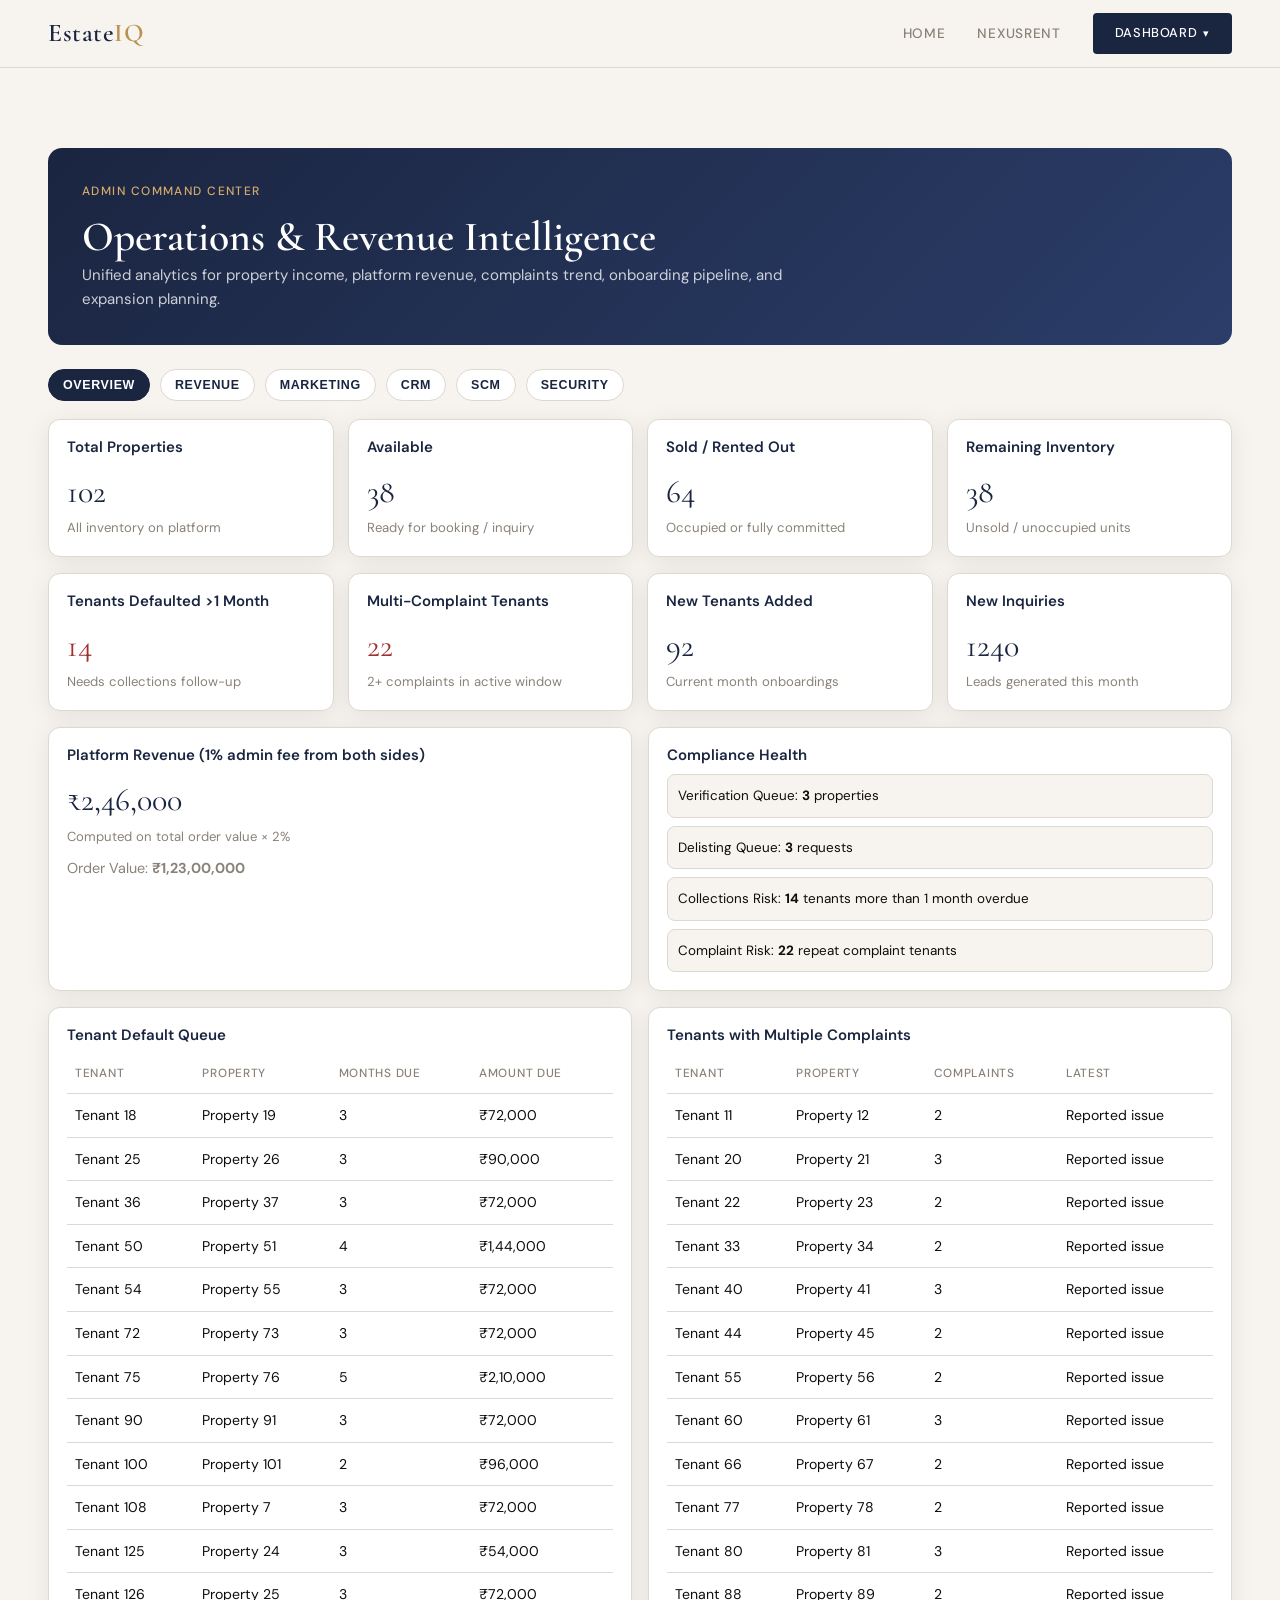
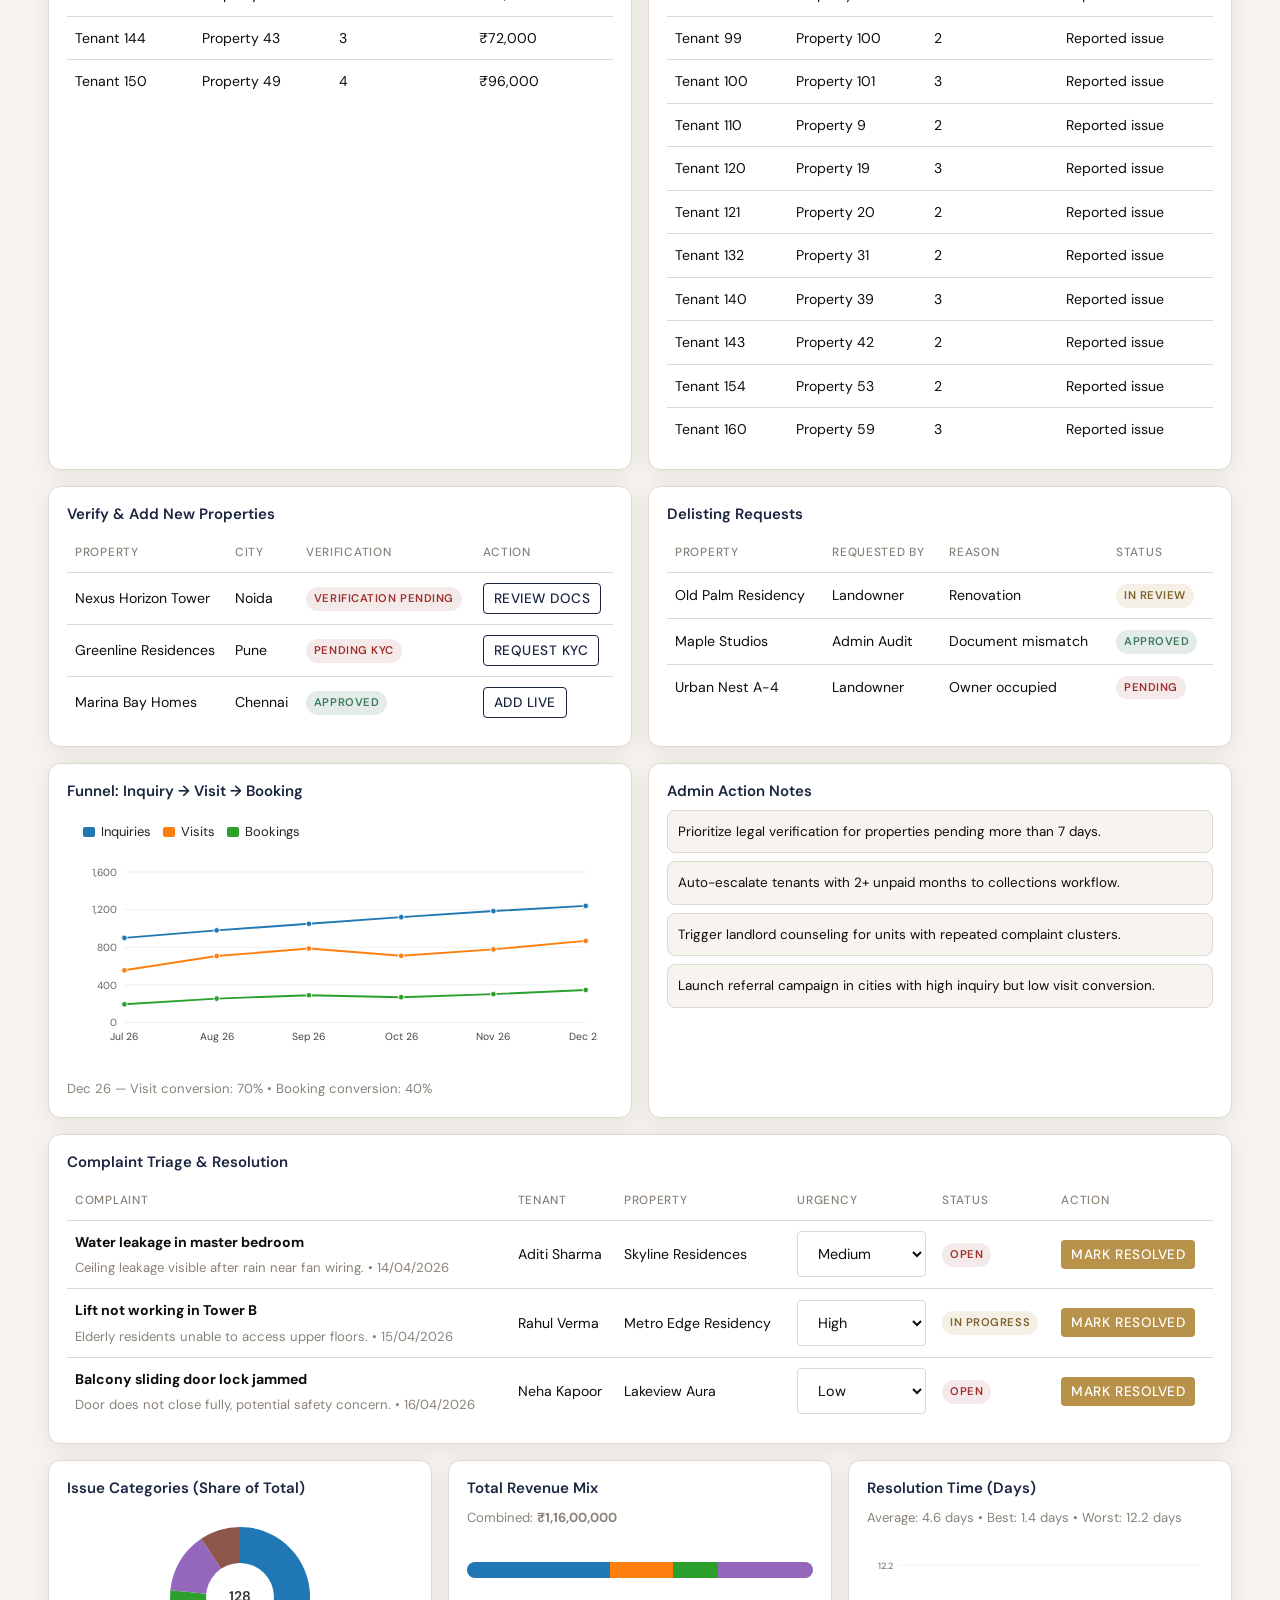
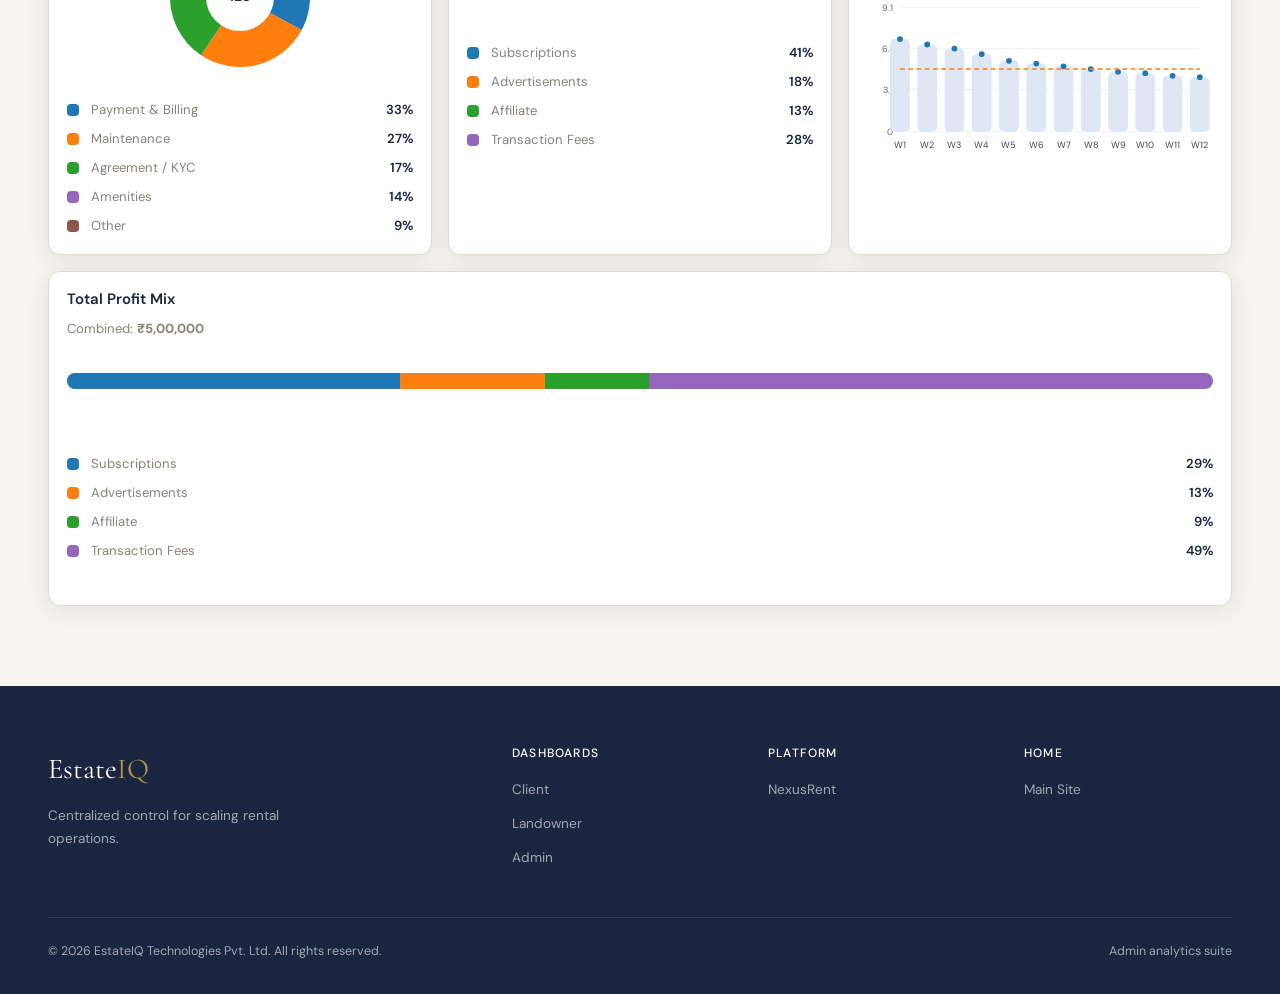
<file: admin.html>
<!DOCTYPE html>
<html lang="en">

<head>
  <meta charset="UTF-8" />
  <meta name="viewport" content="width=device-width, initial-scale=1.0" />
  <title>Admin Dashboard | EstateIQ</title>
  <link rel="stylesheet" href="style.css" />
  <style>
    .viz-canvas {
      min-height: 220px;
      border: 1px solid var(--border);
      border-radius: 10px;
      background: linear-gradient(180deg, #ffffff 0%, #f7f9fc 100%);
      padding: 10px;
    }

    .viz-canvas.tight {
      min-height: 170px;
    }

    .heatmap-grid {
      display: grid;
      grid-template-columns: repeat(7, 1fr);
      gap: 6px;
      margin-top: 8px;
    }

    .heat-cell {
      aspect-ratio: 1;
      border-radius: 6px;
      border: 1px solid rgba(26, 37, 64, 0.12);
      cursor: pointer;
      transition: transform .15s ease;
    }

    .heat-cell:hover {
      transform: scale(1.06);
    }

    .flow-lane {
      margin: 10px 0;
    }

    .flow-lane-head {
      display: flex;
      justify-content: space-between;
      font-size: .8rem;
      color: var(--muted);
      margin-bottom: 4px;
    }

    .flow-track {
      height: 12px;
      border-radius: 999px;
      background: #edf1f7;
      overflow: hidden;
      border: 1px solid #e3e9f3;
    }

    .flow-fill {
      height: 100%;
      border-radius: 999px;
      transition: width .4s ease;
    }
  </style>
</head>

<body>
  <nav>
    <a href="index.html" class="nav-logo">Estate<span>IQ</span></a>
    <div class="nav-links">
      <a href="index.html">Home</a>
      <a href="nexusrent.html">NexusRent</a>
      <div class="nav-dropdown">
        <a href="#" class="nav-cta nav-dropdown-toggle">Dashboard</a>
        <div class="nav-dropdown-menu">
          <a href="landowner.html">Landowner</a>
          <a href="client.html">Client (Tenant)</a>
          <a href="admin.html" class="active">Admin</a>
        </div>
      </div>
    </div>
  </nav>

  <section class="section">
    <div class="container">
      <div class="dashboard-hero">
        <div class="section-label" style="color:var(--gold-light)">Admin Command Center</div>
        <h1 style="font-size:2.6rem">Operations & Revenue Intelligence</h1>
        <p>Unified analytics for property income, platform revenue, complaints trend, onboarding pipeline, and expansion planning.</p>
      </div>

      <div class="admin-section-tabs" role="tablist" aria-label="Admin sections">
        <button class="admin-tab-btn active" data-admin-tab="overview" role="tab" aria-selected="true">Overview</button>
        <button class="admin-tab-btn" data-admin-tab="revenue" role="tab" aria-selected="false">Revenue</button>
        <button class="admin-tab-btn" data-admin-tab="marketing" role="tab" aria-selected="false">Marketing</button>
        <button class="admin-tab-btn" data-admin-tab="crm" role="tab" aria-selected="false">CRM</button>
        <button class="admin-tab-btn" data-admin-tab="scm" role="tab" aria-selected="false">SCM</button>
        <button class="admin-tab-btn" data-admin-tab="security" role="tab" aria-selected="false">Security</button>
      </div>

      <div class="admin-tab-panel active" id="admin-panel-overview" role="tabpanel">

      <div class="dashboard-grid" style="grid-template-columns:repeat(4,1fr);gap:14px;">
        <div class="dashboard-card">
          <h4>Total Properties</h4>
          <div class="metric-value" id="kpi-total-properties">0</div>
          <div class="metric-sub">All inventory on platform</div>
        </div>
        <div class="dashboard-card">
          <h4>Available</h4>
          <div class="metric-value" id="kpi-available">0</div>
          <div class="metric-sub">Ready for booking / inquiry</div>
        </div>
        <div class="dashboard-card">
          <h4>Sold / Rented Out</h4>
          <div class="metric-value" id="kpi-sold">0</div>
          <div class="metric-sub">Occupied or fully committed</div>
        </div>
        <div class="dashboard-card">
          <h4>Remaining Inventory</h4>
          <div class="metric-value" id="kpi-remaining">0</div>
          <div class="metric-sub">Unsold / unoccupied units</div>
        </div>
      </div>

      <div class="dashboard-grid" style="margin-top:16px;grid-template-columns:repeat(4,1fr);gap:14px;">
        <div class="dashboard-card">
          <h4>Tenants Defaulted &gt;1 Month</h4>
          <div class="metric-value" style="color:var(--danger)" id="kpi-defaulters">0</div>
          <div class="metric-sub">Needs collections follow-up</div>
        </div>
        <div class="dashboard-card">
          <h4>Multi-Complaint Tenants</h4>
          <div class="metric-value" style="color:var(--danger)" id="kpi-multi-complaint">0</div>
          <div class="metric-sub">2+ complaints in active window</div>
        </div>
        <div class="dashboard-card">
          <h4>New Tenants Added</h4>
          <div class="metric-value" id="kpi-new-tenants">0</div>
          <div class="metric-sub">Current month onboardings</div>
        </div>
        <div class="dashboard-card">
          <h4>New Inquiries</h4>
          <div class="metric-value" id="kpi-inquiries">0</div>
          <div class="metric-sub">Leads generated this month</div>
        </div>
      </div>

      <div class="dashboard-grid" style="margin-top:16px;grid-template-columns:1fr 1fr;">
        <div class="dashboard-card">
          <h4>Platform Revenue (1% admin fee from both sides)</h4>
          <div class="metric-value" id="kpi-platform-revenue">₹0</div>
          <div class="metric-sub">Computed on total order value × 2%</div>
          <div style="margin-top:10px;color:var(--muted);font-size:0.9rem;">Order Value: <strong id="kpi-order-value">₹0</strong></div>
        </div>
        <div class="dashboard-card">
          <h4>Compliance Health</h4>
          <ul class="dash-list" id="compliance-list"></ul>
        </div>
      </div>

      <div class="dashboard-grid" style="margin-top:16px;grid-template-columns:1fr 1fr;">
        <div class="dashboard-card">
          <h4>Tenant Default Queue</h4>
          <table class="dashboard-table">
            <thead>
              <tr>
                <th>Tenant</th>
                <th>Property</th>
                <th>Months Due</th>
                <th>Amount Due</th>
              </tr>
            </thead>
            <tbody id="default-queue-body"></tbody>
          </table>
        </div>

        <div class="dashboard-card">
          <h4>Tenants with Multiple Complaints</h4>
          <table class="dashboard-table">
            <thead>
              <tr>
                <th>Tenant</th>
                <th>Property</th>
                <th>Complaints</th>
                <th>Latest</th>
              </tr>
            </thead>
            <tbody id="complaint-queue-body"></tbody>
          </table>
        </div>
      </div>

      <div class="dashboard-grid" style="margin-top:16px;grid-template-columns:1fr 1fr;">
        <div class="dashboard-card">
          <h4>Verify & Add New Properties</h4>
          <table class="dashboard-table">
            <thead>
              <tr>
                <th>Property</th>
                <th>City</th>
                <th>Verification</th>
                <th>Action</th>
              </tr>
            </thead>
            <tbody id="verification-body"></tbody>
          </table>
        </div>
        <div class="dashboard-card">
          <h4>Delisting Requests</h4>
          <table class="dashboard-table">
            <thead>
              <tr>
                <th>Property</th>
                <th>Requested By</th>
                <th>Reason</th>
                <th>Status</th>
              </tr>
            </thead>
            <tbody id="delist-body"></tbody>
          </table>
        </div>
      </div>

      <div class="dashboard-grid" style="margin-top:16px;grid-template-columns:1fr 1fr;">
        <div class="dashboard-card">
          <h4>Funnel: Inquiry → Visit → Booking</h4>
          <div class="chart-wrap" id="funnel-bars"></div>
          <div id="funnel-summary" class="metric-sub" style="margin-top:8px;"></div>
        </div>
        <div class="dashboard-card">
          <h4>Admin Action Notes</h4>
          <ul class="dash-list">
            <li>Prioritize legal verification for properties pending more than 7 days.</li>
            <li>Auto-escalate tenants with 2+ unpaid months to collections workflow.</li>
            <li>Trigger landlord counseling for units with repeated complaint clusters.</li>
            <li>Launch referral campaign in cities with high inquiry but low visit conversion.</li>
          </ul>
        </div>
      </div>

      <div class="dashboard-grid" style="margin-top:16px;grid-template-columns:1fr;">
        <div class="dashboard-card">
          <h4>Complaint Triage & Resolution</h4>
          <table class="dashboard-table">
            <thead>
              <tr>
                <th>Complaint</th>
                <th>Tenant</th>
                <th>Property</th>
                <th>Urgency</th>
                <th>Status</th>
                <th>Action</th>
              </tr>
            </thead>
            <tbody id="admin-complaints-body"></tbody>
          </table>
        </div>
      </div>

      <div class="dashboard-grid" style="margin-top:16px;grid-template-columns:repeat(3,1fr);">
        <div class="dashboard-card">
          <h4>Issue Categories (Share of Total)</h4>
          <div class="viz-wrap" id="issue-pie"></div>
        </div>
        <div class="dashboard-card">
          <h4>Total Revenue Mix</h4>
          <div class="metric-sub" style="margin-bottom:8px;">Combined: <strong id="total-revenue">₹0</strong></div>
          <div class="viz-wrap" id="revenue-share"></div>
        </div>
        <div class="dashboard-card">
          <h4>Resolution Time (Days)</h4>
          <div class="metric-sub" id="resolution-summary" style="margin-bottom:8px;"></div>
          <div class="viz-wrap" id="resolution-chart"></div>
        </div>
      </div>
      
      <div class="dashboard-grid" style="margin-top:16px;grid-template-columns:1fr;">
        <div class="dashboard-card">
          <h4>Total Profit Mix</h4>
          <div class="metric-sub" style="margin-bottom:8px;">Combined: <strong id="total-profit">₹0</strong></div>
          <div class="viz-wrap" id="profit-share"></div>
        </div>
      </div>

      </div>

      <div class="admin-tab-panel" id="admin-panel-revenue" role="tabpanel" aria-hidden="true">
        <div class="dashboard-card">
          <h4>Revenue Workspace</h4>
          <p class="metric-sub" style="margin-bottom:14px;">Monetization overview across subscriptions, ads, affiliate programs, and transaction fees.</p>
          <div class="dashboard-grid" style="grid-template-columns:repeat(4,1fr);gap:12px;">
            <div class="dashboard-card"><h4 style="margin-bottom:6px;">Subscriptions</h4><div class="metric-value" style="font-size:1.5rem;">₹48L</div><div class="metric-sub">41% share</div></div>
            <div class="dashboard-card"><h4 style="margin-bottom:6px;">Advertisements</h4><div class="metric-value" style="font-size:1.5rem;">₹21L</div><div class="metric-sub">18% share</div></div>
            <div class="dashboard-card"><h4 style="margin-bottom:6px;">Affiliate</h4><div class="metric-value" style="font-size:1.5rem;">₹15L</div><div class="metric-sub">13% share</div></div>
            <div class="dashboard-card"><h4 style="margin-bottom:6px;">Transaction Fees</h4><div class="metric-value" style="font-size:1.5rem;">₹32L</div><div class="metric-sub">28% share</div></div>
          </div>
          <div class="dashboard-grid" style="margin-top:14px;grid-template-columns:1fr 1fr;gap:14px;">
            <div class="dashboard-card">
              <h4>Revenue Stream Mix</h4>
              <div class="dash-list" style="margin-top:8px;">
                <div class="pie-legend-row"><span class="legend-dot" style="background:#1f77b4"></span><span>Subscriptions</span><strong>41%</strong></div>
                <div class="pie-legend-row"><span class="legend-dot" style="background:#ff7f0e"></span><span>Advertisements</span><strong>18%</strong></div>
                <div class="pie-legend-row"><span class="legend-dot" style="background:#2ca02c"></span><span>Affiliate</span><strong>13%</strong></div>
                <div class="pie-legend-row"><span class="legend-dot" style="background:#9467bd"></span><span>Transaction Fees</span><strong>28%</strong></div>
              </div>
            </div>
            <div class="dashboard-card">
              <h4>Pricing Plans</h4>
              <ul class="dash-list" style="margin-top:8px;">
                <li><strong>Basic</strong> — ₹999/month • Listing + lead inbox</li>
                <li><strong>Professional</strong> — ₹2,999/month • CRM + priority exposure</li>
                <li><strong>Enterprise</strong> — ₹6,999/month • Team workflows + API access</li>
              </ul>
            </div>
          </div>
        </div>
      </div>

      <div class="admin-tab-panel" id="admin-panel-marketing" role="tabpanel" aria-hidden="true">
        <div class="dashboard-card">
          <h4>Marketing Workspace</h4>
          <p class="metric-sub" style="margin-bottom:14px;">AIDA funnel strategy, channel allocation, and campaign planning consolidated for execution.</p>
          <div class="dashboard-grid" style="grid-template-columns:repeat(4,1fr);gap:12px;">
            <div class="dashboard-card"><h4 style="margin-bottom:6px;">Awareness</h4><div class="metric-value" style="font-size:1.5rem;">2.5M+</div><div class="metric-sub">SEO, social, PR</div></div>
            <div class="dashboard-card"><h4 style="margin-bottom:6px;">Interest</h4><div class="metric-value" style="font-size:1.5rem;">480K</div><div class="metric-sub">Search + retargeting</div></div>
            <div class="dashboard-card"><h4 style="margin-bottom:6px;">Desire</h4><div class="metric-value" style="font-size:1.5rem;">96K</div><div class="metric-sub">Alerts + agent connect</div></div>
            <div class="dashboard-card"><h4 style="margin-bottom:6px;">Action</h4><div class="metric-value" style="font-size:1.5rem;">22K</div><div class="metric-sub">Visits + closures</div></div>
          </div>
          <div class="dashboard-grid" style="margin-top:14px;grid-template-columns:1fr 1fr;gap:14px;">
            <div class="dashboard-card">
              <h4>Channel Mix (₹80L Budget)</h4>
              <ul class="dash-list" style="margin-top:8px;">
                <li>SEO & Content — <strong>35%</strong></li>
                <li>Social Media Ads — <strong>25%</strong></li>
                <li>Google PPC — <strong>20%</strong></li>
                <li>Influencer / PR — <strong>10%</strong></li>
                <li>Email + Referral — <strong>10%</strong></li>
              </ul>
            </div>
            <div class="dashboard-card">
              <h4>Campaign Calendar</h4>
              <ul class="dash-list" style="margin-top:8px;">
                <li><strong>Q1:</strong> Brand awareness + city launch bursts</li>
                <li><strong>Q2:</strong> Performance optimization + retargeting scale</li>
                <li><strong>Q3:</strong> Referral push + influencer activation</li>
                <li><strong>Q4:</strong> Festive offers + high-intent conversion drives</li>
              </ul>
            </div>
          </div>
        </div>
      </div>

      <div class="admin-tab-panel" id="admin-panel-crm" role="tabpanel" aria-hidden="true">
        <div class="dashboard-card">
          <h4>CRM Workspace</h4>
          <p class="metric-sub" style="margin-bottom:14px;">Lead scoring, lifecycle automation, and relationship intelligence from first inquiry to referral.</p>
          <div class="dashboard-grid" style="grid-template-columns:repeat(4,1fr);gap:12px;">
            <div class="dashboard-card"><h4 style="margin-bottom:6px;">Active Leads</h4><div class="metric-value" style="font-size:1.5rem;">47</div><div class="metric-sub">↑ 12 this week</div></div>
            <div class="dashboard-card"><h4 style="margin-bottom:6px;">Site Visits</h4><div class="metric-value" style="font-size:1.5rem;">8</div><div class="metric-sub">Scheduled now</div></div>
            <div class="dashboard-card"><h4 style="margin-bottom:6px;">Pipeline Value</h4><div class="metric-value" style="font-size:1.5rem;">₹4.2Cr</div><div class="metric-sub">Live opportunities</div></div>
            <div class="dashboard-card"><h4 style="margin-bottom:6px;">Conversion</h4><div class="metric-value" style="font-size:1.5rem;">14%</div><div class="metric-sub">↑ 2% MoM</div></div>
          </div>
          <div class="dashboard-grid" style="margin-top:14px;grid-template-columns:1fr 1fr;gap:14px;">
            <div class="dashboard-card">
              <h4>Lifecycle Stages</h4>
              <ul class="dash-list" style="margin-top:8px;">
                <li>Aware → Prospect → Lead</li>
                <li>Lead → Negotiating → Customer</li>
                <li>Customer → Advocate (Referral)</li>
              </ul>
            </div>
            <div class="dashboard-card">
              <h4>Operational CRM Focus</h4>
              <ul class="dash-list" style="margin-top:8px;">
                <li>Automated follow-ups via email + WhatsApp</li>
                <li>Agent response-time & conversion benchmarking</li>
                <li>Post-sale retention and reactivation campaigns</li>
              </ul>
            </div>
          </div>

          <div class="dashboard-grid" style="margin-top:14px;grid-template-columns:1.2fr .8fr;gap:14px;">
            <div class="dashboard-card">
              <h4>CRM Neural Network (Intent Graph)</h4>
              <div class="metric-sub" style="margin-bottom:8px;">Crazy-mode lead network showing engagement bridges between campaigns, agents, and high-intent cohorts.</div>
              <div id="crm-neural-map" class="viz-canvas"></div>
            </div>
            <div class="dashboard-card">
              <h4>Momentum Wave</h4>
              <div class="metric-sub" style="margin-bottom:8px;">Velocity pulses by stage (Prospect → Qualified → Won).</div>
              <div id="crm-momentum-wave" class="viz-canvas tight"></div>
            </div>
          </div>

          <div class="dashboard-card" style="margin-top:14px;">
            <h4>SCM Ops Twin — Service Chain Monitor</h4>
            <p class="metric-sub" style="margin-bottom:10px;">End-to-end service chain visualization for ticket intake, assignment, dispatch, completion, and QA closure.</p>
            <div id="scm-flow-board" class="viz-canvas"></div>
          </div>
        </div>
      </div>

      <div class="admin-tab-panel" id="admin-panel-security" role="tabpanel" aria-hidden="true">
        <div class="dashboard-card">
          <h4>Security Workspace</h4>
          <p class="metric-sub" style="margin-bottom:14px;">Security-first architecture with multi-layer protection, compliance controls, and trust posture metrics.</p>
          <div class="dashboard-grid" style="grid-template-columns:repeat(3,1fr);gap:12px;">
            <div class="dashboard-card"><h4 style="margin-bottom:6px;">Transport</h4><div class="metric-sub">TLS 1.3 across all traffic</div></div>
            <div class="dashboard-card"><h4 style="margin-bottom:6px;">Identity</h4><div class="metric-sub">JWT + OTP / 2FA controls</div></div>
            <div class="dashboard-card"><h4 style="margin-bottom:6px;">Compliance</h4><div class="metric-sub">ISO 27001, RERA, privacy-ready controls</div></div>
          </div>
          <div class="dashboard-grid" style="margin-top:14px;grid-template-columns:1fr 1fr;gap:14px;">
            <div class="dashboard-card">
              <h4>Security Layers</h4>
              <ul class="dash-list" style="margin-top:8px;">
                <li>WAF + bot protection</li>
                <li>TLS encryption in transit</li>
                <li>RBAC authorization + session policy</li>
                <li>AES-256 encryption at rest</li>
                <li>Continuous fraud / anomaly monitoring</li>
              </ul>
            </div>
            <div class="dashboard-card">
              <h4>Authentication Controls</h4>
              <ul class="dash-list" style="margin-top:8px;">
                <li>Password hashing + strength validation</li>
                <li>OTP (SMS / Email) verification</li>
                <li>Rate-limiting for repeated failures</li>
                <li>Device trust and secure session handling</li>
              </ul>
            </div>
          </div>

          <div class="dashboard-grid" style="margin-top:14px;grid-template-columns:1fr 1fr;gap:14px;">
            <div class="dashboard-card">
              <h4>Threat Heatmap Matrix</h4>
              <div class="metric-sub" style="margin-bottom:8px;">Weekly attack-intensity map across auth, API, infra, and payment surfaces.</div>
              <div id="security-heatmap" class="viz-canvas"></div>
            </div>
            <div class="dashboard-card">
              <h4>Zero-Trust Ring Monitor</h4>
              <div class="metric-sub" style="margin-bottom:8px;">Live posture scores for Identity, Device, Network, Data, and Runtime.</div>
              <div id="security-ring" class="viz-canvas"></div>
            </div>
          </div>

          <div class="dashboard-card" style="margin-top:14px;">
            <h4>Incident Blast Timeline</h4>
            <div class="metric-sub" style="margin-bottom:8px;">Burst timeline of incidents and response windows over the last 24h.</div>
            <div id="security-timeline" class="viz-canvas tight"></div>
          </div>
        </div>
      </div>

      <div class="admin-tab-panel" id="admin-panel-scm" role="tabpanel" aria-hidden="true">
        <div class="dashboard-card">
          <h4>SCM Workspace</h4>
          <p class="metric-sub" style="margin-bottom:14px;">Service Chain Management dashboard for ticket flow, dispatch bottlenecks, and closure quality.</p>

          <div class="dashboard-grid" style="grid-template-columns:repeat(4,1fr);gap:12px;">
            <div class="dashboard-card"><h4 style="margin-bottom:6px;">Tickets Inflow</h4><div class="metric-value" style="font-size:1.5rem;">1,248</div><div class="metric-sub">Last 30 days</div></div>
            <div class="dashboard-card"><h4 style="margin-bottom:6px;">Dispatch SLA</h4><div class="metric-value" style="font-size:1.5rem;">93%</div><div class="metric-sub">Within target window</div></div>
            <div class="dashboard-card"><h4 style="margin-bottom:6px;">Avg Turnaround</h4><div class="metric-value" style="font-size:1.5rem;">31h</div><div class="metric-sub">From assign to close</div></div>
            <div class="dashboard-card"><h4 style="margin-bottom:6px;">Reopen Rate</h4><div class="metric-value" style="font-size:1.5rem;">6.4%</div><div class="metric-sub">Needs QA tightening</div></div>
          </div>

          <div class="dashboard-grid" style="margin-top:14px;grid-template-columns:1fr 1fr;gap:14px;">
            <div class="dashboard-card">
              <h4>SCM Coverage Snapshot</h4>
              <ul class="dash-list" style="margin-top:8px;">
                <li>Ticket Intake Automation — <strong>92%</strong></li>
                <li>Skill-Based Assignment Match — <strong>89%</strong></li>
                <li>Field Dispatch Compliance — <strong>94%</strong></li>
                <li>Closure QA Pass Rate — <strong>91%</strong></li>
              </ul>
            </div>
            <div class="dashboard-card">
              <h4>SCM Priority Alerts</h4>
              <ul class="dash-list" style="margin-top:8px;">
                <li>North Zone dispatch backlog crossed 14 tickets.</li>
                <li>Electrical vendor SLA breaches in last 48h: 3 cases.</li>
                <li>Reopened plumbing cases trending up week-over-week.</li>
                <li>Night shift assignment latency above 20 minutes.</li>
              </ul>
            </div>
          </div>

          <div class="dashboard-grid" style="margin-top:14px;grid-template-columns:1fr 1fr;gap:14px;">
            <div class="dashboard-card">
              <h4>SCM Flow Twin</h4>
              <div class="metric-sub" style="margin-bottom:8px;">Operational pass-rate at each service stage.</div>
              <div id="scm-flow-board-main" class="viz-canvas"></div>
            </div>
            <div class="dashboard-card">
              <h4>Throughput Pulse</h4>
              <div class="metric-sub" style="margin-bottom:8px;">Weekly processed-ticket momentum.</div>
              <div id="scm-throughput-pulse" class="viz-canvas tight"></div>
            </div>
          </div>

          <div class="dashboard-card" style="margin-top:14px;">
            <h4>Bottleneck Stress Matrix</h4>
            <div class="metric-sub" style="margin-bottom:8px;">Load stress visualization across intake, assignment, dispatch, and closure channels.</div>
            <div id="scm-bottleneck-matrix" class="viz-canvas"></div>
          </div>

          <div class="dashboard-grid" style="margin-top:14px;grid-template-columns:1fr 1fr;gap:14px;">
            <div class="dashboard-card">
              <h4>SCM Queue Details</h4>
              <table class="dashboard-table">
                <thead>
                  <tr>
                    <th>Stage</th>
                    <th>Open</th>
                    <th>Avg Age</th>
                    <th>Owner</th>
                  </tr>
                </thead>
                <tbody id="scm-queue-body"></tbody>
              </table>
            </div>
            <div class="dashboard-card">
              <h4>Vendor Performance</h4>
              <table class="dashboard-table">
                <thead>
                  <tr>
                    <th>Vendor</th>
                    <th>SLA</th>
                    <th>First Response</th>
                    <th>Quality</th>
                  </tr>
                </thead>
                <tbody id="scm-vendor-body"></tbody>
              </table>
            </div>
          </div>
        </div>
      </div>
    </div>
  </section>

  <div id="chart-tooltip" class="chart-tooltip"></div>

  <script>
    const COMPLAINT_STORE_KEY = 'estateiqComplaints';
    const mockComplaints = [
      {
        id: 'cmp-1001',
        title: 'Water leakage in master bedroom',
        details: 'Ceiling leakage visible after rain near fan wiring.',
        date: '14/04/2026',
        status: 'Open',
        urgency: 'medium',
        reportedBy: 'Aditi Sharma',
        property: 'Skyline Residences'
      },
      {
        id: 'cmp-1002',
        title: 'Lift not working in Tower B',
        details: 'Elderly residents unable to access upper floors.',
        date: '15/04/2026',
        status: 'In Progress',
        urgency: 'high',
        reportedBy: 'Rahul Verma',
        property: 'Metro Edge Residency'
      },
      {
        id: 'cmp-1003',
        title: 'Balcony sliding door lock jammed',
        details: 'Door does not close fully, potential safety concern.',
        date: '16/04/2026',
        status: 'Open',
        urgency: 'low',
        reportedBy: 'Neha Kapoor',
        property: 'Lakeview Aura'
      }
    ];

    function readComplaintStore() {
      try {
        const raw = localStorage.getItem(COMPLAINT_STORE_KEY);
        const parsed = raw ? JSON.parse(raw) : [];
        return Array.isArray(parsed) ? parsed : [];
      } catch (e) {
        return [];
      }
    }

    function writeComplaintStore(records) {
      localStorage.setItem(COMPLAINT_STORE_KEY, JSON.stringify(records));
    }

    function ensureMockComplaints() {
      const existing = readComplaintStore();
      if (!existing.length) {
        writeComplaintStore(mockComplaints);
      }
    }

    function getStatusChipClass(status) {
      if (status === 'Resolved') return 'status-ok';
      if (status === 'In Progress') return 'status-progress';
      return 'status-open';
    }

    function renderAdminComplaints() {
      const body = document.getElementById('admin-complaints-body');
      if (!body) return;

      const complaints = readComplaintStore();
      body.innerHTML = '';

      if (!complaints.length) {
        const tr = document.createElement('tr');
        tr.innerHTML = `<td colspan="6" style="color:var(--muted);text-align:center;">No complaints available.</td>`;
        body.appendChild(tr);
        return;
      }

      complaints.forEach((c) => {
        const tr = document.createElement('tr');
        const urgencyValue = c.urgency && c.urgency !== 'unassigned' ? c.urgency : 'medium';
        const isResolved = c.status === 'Resolved';

        tr.innerHTML = `
          <td>
            <strong>${c.title}</strong>
            <div style="font-size:0.82rem;color:var(--muted);margin-top:4px;">${c.details || 'No details'} • ${c.date || '-'}</div>
          </td>
          <td>${c.reportedBy || 'Tenant'}</td>
          <td>${c.property || '-'}</td>
          <td>
            <select class="form-select admin-urgency-select" data-id="${c.id}" style="min-width:120px;" ${isResolved ? 'disabled' : ''}>
              <option value="low" ${urgencyValue === 'low' ? 'selected' : ''}>Low</option>
              <option value="medium" ${urgencyValue === 'medium' ? 'selected' : ''}>Medium</option>
              <option value="high" ${urgencyValue === 'high' ? 'selected' : ''}>High</option>
            </select>
          </td>
          <td><span class="status-chip ${getStatusChipClass(c.status)}">${c.status || 'Open'}</span></td>
          <td>
            <button class="btn btn-primary admin-resolve-btn" data-id="${c.id}" style="padding:6px 10px;" ${isResolved ? 'disabled' : ''}>${isResolved ? 'Resolved' : 'Mark Resolved'}</button>
          </td>
        `;

        body.appendChild(tr);
      });

      body.querySelectorAll('.admin-urgency-select').forEach((select) => {
        select.addEventListener('change', (ev) => {
          const id = ev.target.dataset.id;
          const updated = readComplaintStore().map((item) => item.id === id ? { ...item, urgency: ev.target.value, status: item.status === 'Resolved' ? item.status : 'In Progress' } : item);
          writeComplaintStore(updated);
          renderAdminComplaints();
        });
      });

      body.querySelectorAll('.admin-resolve-btn').forEach((btn) => {
        btn.addEventListener('click', (ev) => {
          const id = ev.target.dataset.id;
          const updated = readComplaintStore().map((item) => item.id === id ? { ...item, status: 'Resolved' } : item);
          writeComplaintStore(updated);
          renderAdminComplaints();
        });
      });
    }

    const adminData = (function(){
      // generate ~102 properties and scale related datasets to reflect larger platform
      const cities = ['Mumbai','Bangalore','Hyderabad','Pune','Chennai','Noida'];
      const properties = [];
      const totalProps = 102;
      for(let i=1;i<=totalProps;i++){
        const city = cities[i % cities.length];
        const status = i <= 64 ? 'sold' : 'available'; // 64 sold, 38 available
        const base = 18000 + ((i % 6) * 6000);
        properties.push({ name: `Property ${i}`, city, status, value: base, occupied: status==='sold' });
      }

      // orders: create a single bulk order value to reach ~1.23 crore total order value
      const orders = [ { id: 'bulk-2026', totalValue: 12300000 } ]; // ₹1.23 Cr

      // generate tenants dataset: larger pool, with some defaulters and complaint counts
      const tenants = [];
      const tenantCount = 160;
      for(let t=1;t<=tenantCount;t++){
        const propIdx = (t % totalProps) + 1;
        const property = `Property ${propIdx}`;
        // make some defaulters and multi-complaint tenants
        const monthsDue = (t % 25 === 0) ? 2 + (t % 4) : (t % 18 === 0 ? 3 : 0);
        const complaints = (t % 20 === 0) ? 3 : (t % 11 === 0 ? 2 : (t % 7 === 0 ? 1 : 0));
        const amountDue = monthsDue > 0 ? (properties[propIdx-1].value * monthsDue) : 0;
        tenants.push({ name: `Tenant ${t}`, property, monthsDue, amountDue, complaints, latestComplaint: complaints? 'Reported issue' : '' });
      }

      // onboarding funnel scaled
      const onboarding = { newTenants: 92, inquiries: 1240, visits: 820, bookings: 412 };
      // onboarding monthly for past 6 months (mock data, last entry aligns with onboarding totals)
      const onboardingMonthly = (function(){
        // generate labels for past 6 months
        const months = [];
        const now = new Date();
        for(let m=5;m>=0;m--){
          const d = new Date(now.getFullYear(), now.getMonth() - m, 1);
          months.push(d.toLocaleString('en-US',{month:'short', year:'2-digit'}));
        }
        // mock numbers (keep last month close to onboarding totals)
        const samples = [900, 980, 1050, 1120, 1185, 1240]; // inquiries
        const visits = samples.map(s => Math.round(s * (0.60 + (Math.random()*0.15))));
        const bookings = visits.map((v,i) => Math.round(v * (0.35 + (i*0.01))));
        return months.map((lab,i)=>({ month: lab, inquiries: samples[i], visits: visits[i], bookings: bookings[i] }));
      })();
      const verificationQueue = [
        { property: 'Nexus Horizon Tower', city: 'Noida', status: 'Verification Pending', action: 'Review Docs' },
        { property: 'Greenline Residences', city: 'Pune', status: 'Pending KYC', action: 'Request KYC' },
        { property: 'Marina Bay Homes', city: 'Chennai', status: 'Approved', action: 'Add Live' }
      ];
      const delistingRequests = [
        { property: 'Old Palm Residency', by: 'Landowner', reason: 'Renovation', status: 'In Review' },
        { property: 'Maple Studios', by: 'Admin Audit', reason: 'Document mismatch', status: 'Approved' },
        { property: 'Urban Nest A-4', by: 'Landowner', reason: 'Owner occupied', status: 'Pending' }
      ];

      const issueCategories = [
        { label: 'Payment & Billing', count: 42, color: '#1f77b4' },
        { label: 'Maintenance', count: 34, color: '#ff7f0e' },
        { label: 'Agreement / KYC', count: 22, color: '#2ca02c' },
        { label: 'Amenities', count: 18, color: '#9467bd' },
        { label: 'Other', count: 12, color: '#8c564b' }
      ];

      const revenueStreams = [
        { label: 'Subscriptions', value: 4800000, color: '#1f77b4' },
        { label: 'Advertisements', value: 2100000, color: '#ff7f0e' },
        { label: 'Affiliate', value: 1500000, color: '#2ca02c' },
        { label: 'Transaction Fees', value: 3200000, color: '#9467bd' }
      ];

      const resolutionTimes = {
        avg: 4.6,
        best: 1.4,
        worst: 12.2,
        monthly: (function(){
          // longer timeline (12 weeks instead of months)
          const labels = Array.from({ length: 12 }, (_, i) => `W${i+1}`);
          const values = [6.8, 6.4, 6.1, 5.7, 5.2, 5.0, 4.8, 4.6, 4.4, 4.3, 4.1, 4.0];
          return labels.map((lab,i)=>({ month: lab, value: values[i] }));
        })()
      };

      const crmNodes = [
        { id: 'Campaign A', x: 90, y: 60, size: 11, color: '#1f77b4' },
        { id: 'Campaign B', x: 240, y: 36, size: 9, color: '#ff7f0e' },
        { id: 'Campaign C', x: 390, y: 64, size: 10, color: '#2ca02c' },
        { id: 'Agent Pool', x: 150, y: 150, size: 12, color: '#9467bd' },
        { id: 'Lead Engine', x: 290, y: 142, size: 14, color: '#17becf' },
        { id: 'High Intent', x: 440, y: 148, size: 13, color: '#e377c2' },
        { id: 'Won Deals', x: 260, y: 226, size: 15, color: '#1b9e77' }
      ];

      const scmFlow = [
        { stage: 'Intake', value: 94, color: '#1f77b4' },
        { stage: 'Auto-Triage', value: 88, color: '#2ca02c' },
        { stage: 'Assignment', value: 76, color: '#ff7f0e' },
        { stage: 'Dispatch', value: 69, color: '#d62728' },
        { stage: 'Resolution', value: 81, color: '#9467bd' },
        { stage: 'QA Close', value: 73, color: '#17becf' }
      ];

      const securityHeat = Array.from({ length: 28 }, (_, i) => ({
        slot: i,
        risk: Math.round(20 + Math.random() * 80)
      }));

      const securityRings = [
        { label: 'Identity', score: 92, color: '#1f77b4' },
        { label: 'Device', score: 84, color: '#2ca02c' },
        { label: 'Network', score: 79, color: '#ff7f0e' },
        { label: 'Data', score: 88, color: '#9467bd' },
        { label: 'Runtime', score: 73, color: '#d62728' }
      ];

      const securityIncidents = [4, 6, 3, 8, 5, 9, 4, 7, 3, 5, 2, 6];

      const scmQueues = [
        { stage: 'Intake Validation', open: 21, age: '3.2h', owner: 'Ops Desk' },
        { stage: 'Assignment', open: 14, age: '2.1h', owner: 'Routing AI' },
        { stage: 'Field Dispatch', open: 18, age: '5.4h', owner: 'Field Control' },
        { stage: 'QA Closure', open: 9, age: '6.0h', owner: 'QA Pod' }
      ];

      const scmVendors = [
        { vendor: 'FixPro Electrical', sla: '91%', response: '18m', quality: 'A-' },
        { vendor: 'HydroFlow Plumbing', sla: '87%', response: '25m', quality: 'B+' },
        { vendor: 'QuickLift Mobility', sla: '95%', response: '14m', quality: 'A' },
        { vendor: 'SecureLock Systems', sla: '89%', response: '21m', quality: 'B+' }
      ];

      return { properties, tenants, orders, onboarding, onboardingMonthly, verificationQueue, delistingRequests, issueCategories, revenueStreams, resolutionTimes, crmNodes, scmFlow, securityHeat, securityRings, securityIncidents, scmQueues, scmVendors };
    })();

    function fmt(n) { return `₹${n.toLocaleString('en-IN')}`; }

    function renderKPIs() {
      const total = adminData.properties.length;
      const available = adminData.properties.filter(p => p.status === 'available').length;
      const sold = adminData.properties.filter(p => p.status === 'sold').length;
      const remaining = available;
      const defaulters = adminData.tenants.filter(t => t.monthsDue > 1);
      const multiComplaint = adminData.tenants.filter(t => t.complaints > 1);

      const totalOrderValue = adminData.orders.reduce((s, o) => s + o.totalValue, 0);
      const platformRevenue = Math.round(totalOrderValue * 0.02); // 1% from each side

      document.getElementById('kpi-total-properties').textContent = total;
      document.getElementById('kpi-available').textContent = available;
      document.getElementById('kpi-sold').textContent = sold;
      document.getElementById('kpi-remaining').textContent = remaining;
      document.getElementById('kpi-defaulters').textContent = defaulters.length;
      document.getElementById('kpi-multi-complaint').textContent = multiComplaint.length;
      document.getElementById('kpi-new-tenants').textContent = adminData.onboarding.newTenants;
      document.getElementById('kpi-inquiries').textContent = adminData.onboarding.inquiries;
      document.getElementById('kpi-platform-revenue').textContent = fmt(platformRevenue);
      document.getElementById('kpi-order-value').textContent = fmt(totalOrderValue);

      const compliance = document.getElementById('compliance-list');
      compliance.innerHTML = `
        <li>Verification Queue: <strong>${adminData.verificationQueue.length}</strong> properties</li>
        <li>Delisting Queue: <strong>${adminData.delistingRequests.length}</strong> requests</li>
  <li>Collections Risk: <strong>${defaulters.length}</strong> tenants more than 1 month overdue</li>
        <li>Complaint Risk: <strong>${multiComplaint.length}</strong> repeat complaint tenants</li>
      `;
    }

    function renderQueues() {
      const defaultBody = document.getElementById('default-queue-body');
      defaultBody.innerHTML = '';
      adminData.tenants.filter(t => t.monthsDue > 1).forEach(t => {
        const tr = document.createElement('tr');
        tr.innerHTML = `<td>${t.name}</td><td>${t.property}</td><td>${t.monthsDue}</td><td>${fmt(t.amountDue)}</td>`;
        defaultBody.appendChild(tr);
      });

      const complaintBody = document.getElementById('complaint-queue-body');
      complaintBody.innerHTML = '';
      adminData.tenants.filter(t => t.complaints > 1).forEach(t => {
        const tr = document.createElement('tr');
        tr.innerHTML = `<td>${t.name}</td><td>${t.property}</td><td>${t.complaints}</td><td>${t.latestComplaint}</td>`;
        complaintBody.appendChild(tr);
      });
    }

    function renderVerificationAndDelist() {
      const vBody = document.getElementById('verification-body');
      vBody.innerHTML = '';
      adminData.verificationQueue.forEach(i => {
        const chipClass = i.status.includes('Approved') ? 'status-ok' : (i.status.includes('Pending') ? 'status-open' : 'status-progress');
        const tr = document.createElement('tr');
        tr.innerHTML = `<td>${i.property}</td><td>${i.city}</td><td><span class="status-chip ${chipClass}">${i.status}</span></td><td><button class="btn btn-outline" style="padding:6px 10px;">${i.action}</button></td>`;
        vBody.appendChild(tr);
      });

      const dBody = document.getElementById('delist-body');
      dBody.innerHTML = '';
      adminData.delistingRequests.forEach(i => {
        const chipClass = i.status === 'Approved' ? 'status-ok' : (i.status === 'Pending' ? 'status-open' : 'status-progress');
        const tr = document.createElement('tr');
        tr.innerHTML = `<td>${i.property}</td><td>${i.by}</td><td>${i.reason}</td><td><span class="status-chip ${chipClass}">${i.status}</span></td>`;
        dBody.appendChild(tr);
      });
    }

    function renderFunnel() {
      const container = document.getElementById('funnel-bars');
      const data = adminData.onboardingMonthly || [];
      // chart dimensions
  const rect = container.getBoundingClientRect();
  const w = Math.max(420, Math.round(rect.width) || 600);
  // make the SVG occupy ~80% of the card height so the chart appears large
  const totalSvg = Math.max(200, Math.round((rect.height || 260) * 0.8));
  const pad = { t: 12, r: 12, b: 36, l: 44 };
  const h = Math.max(120, totalSvg - pad.t - pad.b);
      container.innerHTML = '';
      // create a small HTML legend so it doesn't overlap the title
      const legendDiv = document.createElement('div');
      legendDiv.style.display = 'flex';
      legendDiv.style.gap = '12px';
      legendDiv.style.alignItems = 'center';
      legendDiv.style.marginBottom = '6px';
      [['Inquiries','#1f77b4'], ['Visits','#ff7f0e'], ['Bookings','#2ca02c']].forEach(l=>{
        const item = document.createElement('div'); item.style.display='flex'; item.style.alignItems='center';
        const box = document.createElement('span'); box.style.width='12px'; box.style.height='10px'; box.style.display='inline-block'; box.style.background = l[1]; box.style.marginRight='6px'; box.style.borderRadius='2px';
        const txt = document.createElement('span'); txt.textContent = l[0]; txt.style.fontSize='13px'; txt.style.color='#222';
        item.appendChild(box); item.appendChild(txt); legendDiv.appendChild(item);
      });
      container.appendChild(legendDiv);

      const svgNS = 'http://www.w3.org/2000/svg';
  const svg = document.createElementNS(svgNS, 'svg');
  // make svg responsive in width and set height to ~80% of the card
  svg.setAttribute('width', '100%');
  svg.setAttribute('height', totalSvg);
  svg.setAttribute('viewBox', `0 0 ${w} ${totalSvg}`);

      // compute scales
      const allVals = data.flatMap(d => [d.inquiries, d.visits, d.bookings]);
      const rawMax = Math.max(...allVals, 1);
      const yTicks = 4;
      // make tick step a rounded, human-friendly number (10s/50s/100s..)
      const tickStepRaw = rawMax / yTicks;
      const magnitude = Math.pow(10, Math.floor(Math.log10(tickStepRaw)));
      const tickStep = Math.ceil(tickStepRaw / magnitude) * magnitude;
      const maxAxis = tickStep * yTicks;
      const xStep = (w - pad.l - pad.r) / Math.max(1, data.length - 1);

      function x(i){ return pad.l + (i * xStep); }
      function y(val){ return pad.t + (h - ((val / maxAxis) * h)); }

      // grid lines and y labels
      for(let t=0;t<=yTicks;t++){
        const val = tickStep * t;
        const yy = y(val);
        const line = document.createElementNS(svgNS, 'line');
        line.setAttribute('x1', pad.l); line.setAttribute('x2', w - pad.r);
        line.setAttribute('y1', yy); line.setAttribute('y2', yy);
        line.setAttribute('stroke', '#eee'); line.setAttribute('stroke-width', '1');
        svg.appendChild(line);
        const lab = document.createElementNS(svgNS, 'text');
        lab.setAttribute('x', pad.l - 8); lab.setAttribute('y', yy + 4);
        lab.setAttribute('fill', '#666'); lab.setAttribute('font-size','11'); lab.setAttribute('text-anchor','end');
        lab.textContent = val.toLocaleString();
        svg.appendChild(lab);
      }

      // helper to draw line for a series
      function drawSeries(key, color){
        const pathParts = [];
        data.forEach((d,i)=>{
          const px = x(i);
          const py = y(d[key]);
          pathParts.push(`${i===0?'M':'L'}${px},${py}`);
        });
        const path = document.createElementNS(svgNS, 'path');
        path.setAttribute('d', pathParts.join(' '));
        path.setAttribute('fill', 'none');
        path.setAttribute('stroke', color);
        path.setAttribute('stroke-width', '2');
        svg.appendChild(path);

        // points
        data.forEach((d,i)=>{
          const px = x(i); const py = y(d[key]);
          const c = document.createElementNS(svgNS, 'circle');
          c.setAttribute('cx', px); c.setAttribute('cy', py); c.setAttribute('r','3');
          c.setAttribute('fill', color); c.setAttribute('stroke','#fff'); c.setAttribute('stroke-width','1');
          c.addEventListener('mouseenter', (e)=>{
            showTooltip(e, `${d.month} • ${key}: ${d[key]}`);
          });
          c.addEventListener('mousemove', showTooltip);
          c.addEventListener('mouseleave', hideTooltip);
          svg.appendChild(c);
        });
      }

  drawSeries('inquiries','#1f77b4');
  drawSeries('visits','#ff7f0e');
  drawSeries('bookings','#2ca02c');

      // x labels
      data.forEach((d,i)=>{
        const lx = document.createElementNS(svgNS,'text');
        lx.setAttribute('x', x(i)); lx.setAttribute('y', h + pad.t + 18);
        lx.setAttribute('text-anchor','middle'); lx.setAttribute('fill','#444'); lx.setAttribute('font-size','11');
        lx.textContent = d.month;
        svg.appendChild(lx);
      });

      container.appendChild(svg);

      // ensure the chart redraws when the window resizes (debounced)
      if(!window._adminFunnelResizeAttached){
        let to;
        window.addEventListener('resize', ()=>{ clearTimeout(to); to = setTimeout(()=>{ renderFunnel(); }, 150); });
        window._adminFunnelResizeAttached = true;
      }

      // funnel summary: use last month conversions
      if(data.length){
        const last = data[data.length-1];
        const convVisit = last.inquiries ? Math.round((last.visits / last.inquiries) * 100) : 0;
        const convBook = last.visits ? Math.round((last.bookings / last.visits) * 100) : 0;
        document.getElementById('funnel-summary').textContent = `${data[data.length-1].month} — Visit conversion: ${convVisit}% • Booking conversion: ${convBook}%`;
      } else {
        document.getElementById('funnel-summary').textContent = '';
      }
    }

    function renderIssuePie() {
      const wrap = document.getElementById('issue-pie');
      const data = adminData.issueCategories || [];
      const total = data.reduce((s,i)=>s+i.count,0) || 1;
      wrap.innerHTML = '';

      const size = 180;
      const radius = 70;
      const cx = size/2;
      const cy = size/2;
      const svgNS = 'http://www.w3.org/2000/svg';
      const svg = document.createElementNS(svgNS,'svg');
      svg.setAttribute('width','100%');
      svg.setAttribute('height', size);
      svg.setAttribute('viewBox', `0 0 ${size} ${size}`);

      let startAngle = 0;
      function polarToCartesian(centerX, centerY, r, angle){
        const a = (angle - 90) * Math.PI / 180.0;
        return { x: centerX + (r * Math.cos(a)), y: centerY + (r * Math.sin(a)) };
      }
      function describeArc(x, y, r, start, end){
        const startPos = polarToCartesian(x, y, r, end);
        const endPos = polarToCartesian(x, y, r, start);
        const largeArc = end - start <= 180 ? '0' : '1';
        return [
          'M', startPos.x, startPos.y,
          'A', r, r, 0, largeArc, 0, endPos.x, endPos.y,
          'L', x, y,
          'Z'
        ].join(' ');
      }

      data.forEach(seg=>{
        const angle = (seg.count / total) * 360;
        const path = document.createElementNS(svgNS,'path');
        path.setAttribute('d', describeArc(cx, cy, radius, startAngle, startAngle + angle));
        path.setAttribute('fill', seg.color);
        path.addEventListener('mouseenter', (e)=>{
          showTooltip(e, `${seg.label}: ${seg.count} (${Math.round((seg.count/total)*100)}%)`);
        });
        path.addEventListener('mousemove', showTooltip);
        path.addEventListener('mouseleave', hideTooltip);
        svg.appendChild(path);
        startAngle += angle;
      });

      const hole = document.createElementNS(svgNS,'circle');
      hole.setAttribute('cx', cx); hole.setAttribute('cy', cy); hole.setAttribute('r', 34);
      hole.setAttribute('fill', '#fff');
      svg.appendChild(hole);

      const totalText = document.createElementNS(svgNS,'text');
      totalText.setAttribute('x', cx); totalText.setAttribute('y', cy + 4);
      totalText.setAttribute('text-anchor','middle'); totalText.setAttribute('fill','#333');
      totalText.setAttribute('font-size','14'); totalText.setAttribute('font-weight','600');
      totalText.textContent = total;
      svg.appendChild(totalText);

      const legend = document.createElement('div');
      legend.className = 'pie-legend';
      data.forEach(seg=>{
        const row = document.createElement('div'); row.className = 'pie-legend-row';
        row.innerHTML = `<span class="legend-dot" style="background:${seg.color}"></span><span>${seg.label}</span><strong>${Math.round((seg.count/total)*100)}%</strong>`;
        legend.appendChild(row);
      });

      wrap.appendChild(svg);
      wrap.appendChild(legend);
    }

    function renderRevenueShare() {
      const wrap = document.getElementById('revenue-share');
      const totalEl = document.getElementById('total-revenue');
      const data = adminData.revenueStreams || [];
      const total = data.reduce((s,i)=>s+i.value,0) || 1;
      totalEl.textContent = fmt(total);

      wrap.innerHTML = '';
      const stack = document.createElement('div');
      stack.className = 'revenue-stack';
      data.forEach(seg=>{
        const part = document.createElement('div');
        part.className = 'revenue-segment';
        part.style.width = `${(seg.value/total)*100}%`;
        part.style.background = seg.color;
        part.addEventListener('mouseenter', (e)=>{
          showTooltip(e, `${seg.label}: ${fmt(seg.value)} (${Math.round((seg.value/total)*100)}%)`);
        });
        part.addEventListener('mousemove', showTooltip);
        part.addEventListener('mouseleave', hideTooltip);
        stack.appendChild(part);
      });

      const legend = document.createElement('div');
      legend.className = 'pie-legend';
      data.forEach(seg=>{
        const row = document.createElement('div'); row.className = 'pie-legend-row';
        row.innerHTML = `<span class="legend-dot" style="background:${seg.color}"></span><span>${seg.label}</span><strong>${Math.round((seg.value/total)*100)}%</strong>`;
        legend.appendChild(row);
      });

      wrap.appendChild(stack);
      wrap.appendChild(legend);
    }

    // Total Profit Mix (fixed profit target with a fixed Transaction Fees slice)
    function renderProfitMix() {
      const wrap = document.getElementById('profit-share');
      const totalEl = document.getElementById('total-profit');

      // Desired profit target for the month (approx ₹5,00,000)
      const profitTarget = 500000;
      // Fixed transaction fee contribution for this month
      const fixedTransaction = 246000;

      // Use revenueStreams to derive proportional weights for distributing the remaining profit
      const streams = (adminData.revenueStreams || []).slice();
      // Find the transaction stream (if present) to copy color/label
      const txIdx = streams.findIndex(s => /transaction/i.test(s.label));
      const txColor = txIdx >= 0 ? streams[txIdx].color : '#9467bd';

      const remaining = Math.max(0, profitTarget - fixedTransaction);

      // Build weights from other streams (exclude transaction entry if found)
      const others = streams.filter((s,i)=> i !== txIdx);
      const weightSum = others.reduce((s,i)=>s + (i.value || 0), 0) || others.length;

      const breakdown = [];
      // distribute remaining proportionally across other streams
      others.forEach(s => {
        const share = weightSum ? Math.round((remaining * (s.value || 0)) / weightSum) : Math.round(remaining / Math.max(1, others.length));
        breakdown.push({ label: s.label, value: share, color: s.color });
      });

      // add the fixed transaction slice (ensure it's last for visual parity)
      breakdown.push({ label: txIdx >= 0 ? streams[txIdx].label : 'Transaction Fees', value: fixedTransaction, color: txColor });

      // adjust any rounding residual to make sum exactly profitTarget
      const sum = breakdown.reduce((s,i)=>s + i.value, 0);
      const diff = profitTarget - sum;
      if(diff !== 0){
        // add diff to the largest non-transaction slice (or first slice)
        let idx = breakdown.findIndex(b=>!/transaction/i.test(b.label));
        if(idx === -1) idx = 0;
        breakdown[idx].value += diff;
      }

      const total = breakdown.reduce((s,i)=>s+i.value,0) || 1;
      totalEl.textContent = fmt(total);

      wrap.innerHTML = '';
      const stack = document.createElement('div');
      stack.className = 'revenue-stack';
      breakdown.forEach(seg=>{
        const part = document.createElement('div');
        part.className = 'revenue-segment';
        part.style.width = `${(seg.value/total)*100}%`;
        part.style.background = seg.color;
        part.addEventListener('mouseenter', (e)=>{
          showTooltip(e, `${seg.label}: ${fmt(seg.value)} (${Math.round((seg.value/total)*100)}%)`);
        });
        part.addEventListener('mousemove', showTooltip);
        part.addEventListener('mouseleave', hideTooltip);
        stack.appendChild(part);
      });

      const legend = document.createElement('div');
      legend.className = 'pie-legend';
      breakdown.forEach(seg=>{
        const row = document.createElement('div'); row.className = 'pie-legend-row';
        row.innerHTML = `<span class="legend-dot" style="background:${seg.color}"></span><span>${seg.label}</span><strong>${Math.round((seg.value/total)*100)}%</strong>`;
        legend.appendChild(row);
      });

      wrap.appendChild(stack);
      wrap.appendChild(legend);
    }

    function renderResolutionTimes() {
      const wrap = document.getElementById('resolution-chart');
      const summary = document.getElementById('resolution-summary');
      const { avg, best, worst, monthly } = adminData.resolutionTimes || { avg:0, best:0, worst:0, monthly:[] };
      summary.textContent = `Average: ${avg} days • Best: ${best} days • Worst: ${worst} days`;
      wrap.innerHTML = '';

      const rect = wrap.getBoundingClientRect();
      const size = { w: Math.max(420, Math.round(rect.width) || 520), h: Math.max(200, Math.round(rect.height) || 220) };
      const svgNS = 'http://www.w3.org/2000/svg';
      const svg = document.createElementNS(svgNS,'svg');
      svg.setAttribute('width','100%');
      svg.setAttribute('height', size.h);
      svg.setAttribute('viewBox', `0 0 ${size.w} ${size.h}`);

      const pad = { t: 10, r: 16, b: 28, l: 40 };
      const maxVal = Math.max(...monthly.map(m=>m.value), avg, worst, 6);
      const xStep = (size.w - pad.l - pad.r) / Math.max(1, monthly.length - 1);
      const y = (val) => pad.t + (size.h - pad.t - pad.b) * (1 - (val / maxVal));

      // y-axis grid + labels
      const yTicks = 4;
      for(let t=0;t<=yTicks;t++){
        const val = Math.round((maxVal / yTicks) * t * 10) / 10;
        const yy = y(val);
        const line = document.createElementNS(svgNS, 'line');
        line.setAttribute('x1', pad.l); line.setAttribute('x2', size.w - pad.r);
        line.setAttribute('y1', yy); line.setAttribute('y2', yy);
        line.setAttribute('stroke', '#eee'); line.setAttribute('stroke-width', '1');
        svg.appendChild(line);
        const lab = document.createElementNS(svgNS, 'text');
        lab.setAttribute('x', pad.l - 8); lab.setAttribute('y', yy + 4);
        lab.setAttribute('text-anchor', 'end'); lab.setAttribute('fill', '#666'); lab.setAttribute('font-size','11');
        lab.textContent = val;
        svg.appendChild(lab);
      }

      monthly.forEach((m,i)=>{
        const x = pad.l + (i * xStep);
        const bar = document.createElementNS(svgNS,'rect');
        const barH = (size.h - pad.t - pad.b) - (y(m.value) - pad.t);
        bar.setAttribute('x', x - 12);
        bar.setAttribute('y', y(m.value));
        bar.setAttribute('width', 24);
        bar.setAttribute('height', barH);
        bar.setAttribute('rx', 6);
        bar.setAttribute('fill', '#dfe7f5');
        bar.addEventListener('mouseenter', (e)=>{
          showTooltip(e, `${m.month}: ${m.value} days`);
        });
        bar.addEventListener('mousemove', showTooltip);
        bar.addEventListener('mouseleave', hideTooltip);
        svg.appendChild(bar);

        const dot = document.createElementNS(svgNS,'circle');
        dot.setAttribute('cx', x); dot.setAttribute('cy', y(m.value)); dot.setAttribute('r', 3.5);
        dot.setAttribute('fill', '#1f77b4');
        svg.appendChild(dot);

        const label = document.createElementNS(svgNS,'text');
        label.setAttribute('x', x); label.setAttribute('y', size.h - 8);
        label.setAttribute('text-anchor','middle'); label.setAttribute('font-size','11');
        label.setAttribute('fill','#444');
        label.textContent = m.month;
        svg.appendChild(label);
      });

      const avgLine = document.createElementNS(svgNS,'line');
      avgLine.setAttribute('x1', pad.l); avgLine.setAttribute('x2', size.w - pad.r);
      avgLine.setAttribute('y1', y(avg)); avgLine.setAttribute('y2', y(avg));
      avgLine.setAttribute('stroke', '#ff7f0e'); avgLine.setAttribute('stroke-width', '2'); avgLine.setAttribute('stroke-dasharray','6 4');
      svg.appendChild(avgLine);

      wrap.appendChild(svg);
    }

    function renderCrmNeuralMap() {
      const container = document.getElementById('crm-neural-map');
      if (!container) return;
      const nodes = adminData.crmNodes || [];
      container.innerHTML = '';

      const w = Math.max(520, Math.round(container.getBoundingClientRect().width) || 620);
      const h = 230;
      const svgNS = 'http://www.w3.org/2000/svg';
      const svg = document.createElementNS(svgNS, 'svg');
      svg.setAttribute('width', '100%');
      svg.setAttribute('height', h);
      svg.setAttribute('viewBox', `0 0 ${w} ${h}`);

      const edges = [
        [0,3],[1,3],[1,4],[2,4],[3,4],[4,5],[4,6],[5,6],[0,4],[2,5]
      ];

      const xScale = w / 520;
      const yScale = h / 230;

      edges.forEach(([a,b]) => {
        const line = document.createElementNS(svgNS,'line');
        line.setAttribute('x1', nodes[a].x * xScale);
        line.setAttribute('y1', nodes[a].y * yScale);
        line.setAttribute('x2', nodes[b].x * xScale);
        line.setAttribute('y2', nodes[b].y * yScale);
        line.setAttribute('stroke', '#d8e3f2');
        line.setAttribute('stroke-width', '2');
        svg.appendChild(line);
      });

      nodes.forEach((n) => {
        const halo = document.createElementNS(svgNS,'circle');
        halo.setAttribute('cx', n.x * xScale);
        halo.setAttribute('cy', n.y * yScale);
        halo.setAttribute('r', n.size + 7);
        halo.setAttribute('fill', n.color);
        halo.setAttribute('opacity', '0.12');
        svg.appendChild(halo);

        const c = document.createElementNS(svgNS,'circle');
        c.setAttribute('cx', n.x * xScale);
        c.setAttribute('cy', n.y * yScale);
        c.setAttribute('r', n.size);
        c.setAttribute('fill', n.color);
        c.setAttribute('stroke', '#fff');
        c.setAttribute('stroke-width', '2');
        c.addEventListener('mouseenter', (e) => showTooltip(e, `${n.id} • score ${70 + Math.round(Math.random()*28)}`));
        c.addEventListener('mousemove', showTooltip);
        c.addEventListener('mouseleave', hideTooltip);
        svg.appendChild(c);

        const t = document.createElementNS(svgNS,'text');
        t.setAttribute('x', n.x * xScale);
        t.setAttribute('y', n.y * yScale + n.size + 16);
        t.setAttribute('text-anchor', 'middle');
        t.setAttribute('font-size', '11');
        t.setAttribute('fill', '#24324f');
        t.textContent = n.id;
        svg.appendChild(t);
      });

      container.appendChild(svg);
    }

    function renderCrmMomentumWave() {
      const container = document.getElementById('crm-momentum-wave');
      if (!container) return;
      const vals = [22, 34, 28, 40, 52, 46, 61, 58, 67, 64, 71, 79];
      const max = Math.max(...vals, 1);
      container.innerHTML = '';

      const w = Math.max(300, Math.round(container.getBoundingClientRect().width) || 360);
      const h = 170;
      const svgNS = 'http://www.w3.org/2000/svg';
      const svg = document.createElementNS(svgNS, 'svg');
      svg.setAttribute('width', '100%');
      svg.setAttribute('height', h);
      svg.setAttribute('viewBox', `0 0 ${w} ${h}`);

      const pad = { t: 12, r: 10, b: 24, l: 10 };
      const step = (w - pad.l - pad.r) / (vals.length - 1);
      const y = (v) => pad.t + (h - pad.t - pad.b) * (1 - (v / max));
      const points = vals.map((v,i) => `${pad.l + i*step},${y(v)}`).join(' ');

      const area = document.createElementNS(svgNS, 'path');
      area.setAttribute('d', `M ${pad.l},${h-pad.b} L ${points} L ${pad.l + (vals.length-1)*step},${h-pad.b} Z`);
      area.setAttribute('fill', 'rgba(31,119,180,0.2)');
      svg.appendChild(area);

      const line = document.createElementNS(svgNS, 'polyline');
      line.setAttribute('points', points);
      line.setAttribute('fill', 'none');
      line.setAttribute('stroke', '#1f77b4');
      line.setAttribute('stroke-width', '3');
      svg.appendChild(line);

      vals.forEach((v, i) => {
        const cx = pad.l + i*step;
        const cy = y(v);
        const dot = document.createElementNS(svgNS, 'circle');
        dot.setAttribute('cx', cx);
        dot.setAttribute('cy', cy);
        dot.setAttribute('r', '3.5');
        dot.setAttribute('fill', '#1f77b4');
        dot.addEventListener('mouseenter', (e)=> showTooltip(e, `Week ${i+1}: ${v} momentum`));
        dot.addEventListener('mousemove', showTooltip);
        dot.addEventListener('mouseleave', hideTooltip);
        svg.appendChild(dot);
      });

      container.appendChild(svg);
    }

    function renderScmFlowBoard(targetId = 'scm-flow-board') {
      const container = document.getElementById(targetId);
      if (!container) return;
      const lanes = adminData.scmFlow || [];
      container.innerHTML = '';

      lanes.forEach((lane) => {
        const row = document.createElement('div');
        row.className = 'flow-lane';
        row.innerHTML = `
          <div class="flow-lane-head">
            <span>${lane.stage}</span>
            <strong>${lane.value}%</strong>
          </div>
          <div class="flow-track">
            <div class="flow-fill" style="width:${lane.value}%;background:${lane.color}"></div>
          </div>
        `;
        row.addEventListener('mouseenter', (e)=> showTooltip(e, `${lane.stage} completion ${lane.value}%`));
        row.addEventListener('mousemove', showTooltip);
        row.addEventListener('mouseleave', hideTooltip);
        container.appendChild(row);
      });
    }

    function renderScmThroughputPulse() {
      const container = document.getElementById('scm-throughput-pulse');
      if (!container) return;
      const vals = [82, 88, 91, 86, 97, 102, 95, 108, 112, 106, 118, 123];
      const max = Math.max(...vals, 1);
      container.innerHTML = '';

      const w = Math.max(320, Math.round(container.getBoundingClientRect().width) || 360);
      const h = 170;
      const svgNS = 'http://www.w3.org/2000/svg';
      const svg = document.createElementNS(svgNS, 'svg');
      svg.setAttribute('width', '100%');
      svg.setAttribute('height', h);
      svg.setAttribute('viewBox', `0 0 ${w} ${h}`);

      const pad = { t: 12, r: 10, b: 24, l: 10 };
      const step = (w - pad.l - pad.r) / (vals.length - 1);
      const y = (v) => pad.t + (h - pad.t - pad.b) * (1 - (v / max));
      const points = vals.map((v, i) => `${pad.l + i * step},${y(v)}`).join(' ');

      const area = document.createElementNS(svgNS, 'path');
      area.setAttribute('d', `M ${pad.l},${h - pad.b} L ${points} L ${pad.l + (vals.length - 1) * step},${h - pad.b} Z`);
      area.setAttribute('fill', 'rgba(44,160,44,0.18)');
      svg.appendChild(area);

      const line = document.createElementNS(svgNS, 'polyline');
      line.setAttribute('points', points);
      line.setAttribute('fill', 'none');
      line.setAttribute('stroke', '#2ca02c');
      line.setAttribute('stroke-width', '3');
      svg.appendChild(line);

      vals.forEach((v, i) => {
        const cx = pad.l + i * step;
        const cy = y(v);
        const dot = document.createElementNS(svgNS, 'circle');
        dot.setAttribute('cx', cx);
        dot.setAttribute('cy', cy);
        dot.setAttribute('r', '3.5');
        dot.setAttribute('fill', '#2ca02c');
        dot.addEventListener('mouseenter', (e) => showTooltip(e, `Week ${i + 1}: ${v} tickets`));
        dot.addEventListener('mousemove', showTooltip);
        dot.addEventListener('mouseleave', hideTooltip);
        svg.appendChild(dot);
      });

      container.appendChild(svg);
    }

    function renderScmBottleneckMatrix() {
      const container = document.getElementById('scm-bottleneck-matrix');
      if (!container) return;
      container.innerHTML = '';

      const rows = [
        { stage: 'Intake Validation', load: 62, color: '#1f77b4' },
        { stage: 'Skill-Based Assignment', load: 78, color: '#ff7f0e' },
        { stage: 'Field Dispatch', load: 84, color: '#d62728' },
        { stage: 'Closure QA', load: 57, color: '#9467bd' }
      ];

      rows.forEach((r) => {
        const row = document.createElement('div');
        row.className = 'flow-lane';
        row.innerHTML = `
          <div class="flow-lane-head">
            <span>${r.stage}</span>
            <strong>${r.load}% stress</strong>
          </div>
          <div class="flow-track">
            <div class="flow-fill" style="width:${r.load}%;background:${r.color}"></div>
          </div>
        `;
        row.addEventListener('mouseenter', (e) => showTooltip(e, `${r.stage}: ${r.load}% load`));
        row.addEventListener('mousemove', showTooltip);
        row.addEventListener('mouseleave', hideTooltip);
        container.appendChild(row);
      });
    }

    function renderScmInfoSection() {
      const queueBody = document.getElementById('scm-queue-body');
      const vendorBody = document.getElementById('scm-vendor-body');
      if (!queueBody || !vendorBody) return;

      queueBody.innerHTML = '';
      (adminData.scmQueues || []).forEach((q) => {
        const tr = document.createElement('tr');
        tr.innerHTML = `<td>${q.stage}</td><td>${q.open}</td><td>${q.age}</td><td>${q.owner}</td>`;
        queueBody.appendChild(tr);
      });

      vendorBody.innerHTML = '';
      (adminData.scmVendors || []).forEach((v) => {
        const tr = document.createElement('tr');
        tr.innerHTML = `<td>${v.vendor}</td><td>${v.sla}</td><td>${v.response}</td><td>${v.quality}</td>`;
        vendorBody.appendChild(tr);
      });
    }

    function renderSecurityHeatmap() {
      const container = document.getElementById('security-heatmap');
      if (!container) return;
      container.innerHTML = '<div class="metric-sub">Mon → Sun / Surface risk intensity</div>';

      const grid = document.createElement('div');
      grid.className = 'heatmap-grid';
      const data = adminData.securityHeat || [];

      data.forEach((cell, idx) => {
        const d = document.createElement('div');
        const risk = cell.risk;
        const r = risk > 75 ? 211 : risk > 50 ? 255 : risk > 30 ? 255 : 46;
        const g = risk > 75 ? 39 : risk > 50 ? 127 : risk > 30 ? 193 : 204;
        const b = risk > 75 ? 40 : risk > 50 ? 14 : risk > 30 ? 7 : 113;
        d.className = 'heat-cell';
        d.style.background = `rgb(${r},${g},${b})`;
        d.style.opacity = `${0.45 + (risk/200)}`;
        d.addEventListener('mouseenter', (e)=> showTooltip(e, `Slot ${idx+1} • Risk ${risk}/100`));
        d.addEventListener('mousemove', showTooltip);
        d.addEventListener('mouseleave', hideTooltip);
        grid.appendChild(d);
      });

      container.appendChild(grid);
    }

    function renderSecurityRing() {
      const container = document.getElementById('security-ring');
      if (!container) return;
      container.innerHTML = '';
      const data = adminData.securityRings || [];
      const w = Math.max(330, Math.round(container.getBoundingClientRect().width) || 380);
      const h = 220;
      const cx = w / 2;
      const cy = h / 2 - 8;
      const svgNS = 'http://www.w3.org/2000/svg';
      const svg = document.createElementNS(svgNS, 'svg');
      svg.setAttribute('width', '100%');
      svg.setAttribute('height', h);
      svg.setAttribute('viewBox', `0 0 ${w} ${h}`);

      data.forEach((d, i) => {
        const r = 26 + i * 15;
        const track = document.createElementNS(svgNS, 'circle');
        track.setAttribute('cx', cx);
        track.setAttribute('cy', cy);
        track.setAttribute('r', r);
        track.setAttribute('fill', 'none');
        track.setAttribute('stroke', '#e7edf6');
        track.setAttribute('stroke-width', '8');
        svg.appendChild(track);

        const dash = 2 * Math.PI * r;
        const arc = document.createElementNS(svgNS, 'circle');
        arc.setAttribute('cx', cx);
        arc.setAttribute('cy', cy);
        arc.setAttribute('r', r);
        arc.setAttribute('fill', 'none');
        arc.setAttribute('stroke', d.color);
        arc.setAttribute('stroke-width', '8');
        arc.setAttribute('stroke-linecap', 'round');
        arc.setAttribute('transform', `rotate(-90 ${cx} ${cy})`);
        arc.setAttribute('stroke-dasharray', `${(d.score/100)*dash} ${dash}`);
        arc.addEventListener('mouseenter', (e)=> showTooltip(e, `${d.label}: ${d.score}%`));
        arc.addEventListener('mousemove', showTooltip);
        arc.addEventListener('mouseleave', hideTooltip);
        svg.appendChild(arc);
      });

      const centerLabel = document.createElementNS(svgNS, 'text');
      centerLabel.setAttribute('x', cx);
      centerLabel.setAttribute('y', cy + 4);
      centerLabel.setAttribute('text-anchor', 'middle');
      centerLabel.setAttribute('font-size', '14');
      centerLabel.setAttribute('font-weight', '700');
      centerLabel.setAttribute('fill', '#24324f');
      centerLabel.textContent = 'ZERO TRUST';
      svg.appendChild(centerLabel);

      container.appendChild(svg);
    }

    function renderSecurityTimeline() {
      const container = document.getElementById('security-timeline');
      if (!container) return;
      const incidents = adminData.securityIncidents || [];
      container.innerHTML = '';

      const w = Math.max(560, Math.round(container.getBoundingClientRect().width) || 700);
      const h = 170;
      const svgNS = 'http://www.w3.org/2000/svg';
      const svg = document.createElementNS(svgNS, 'svg');
      svg.setAttribute('width', '100%');
      svg.setAttribute('height', h);
      svg.setAttribute('viewBox', `0 0 ${w} ${h}`);

      const pad = { t: 20, r: 14, b: 26, l: 18 };
      const max = Math.max(...incidents, 1);
      const step = (w - pad.l - pad.r) / incidents.length;

      incidents.forEach((v, i) => {
        const x = pad.l + i * step + 4;
        const bh = ((h - pad.t - pad.b) * v) / max;
        const y = h - pad.b - bh;
        const bar = document.createElementNS(svgNS, 'rect');
        bar.setAttribute('x', x);
        bar.setAttribute('y', y);
        bar.setAttribute('width', Math.max(8, step - 8));
        bar.setAttribute('height', bh);
        bar.setAttribute('rx', '4');
        bar.setAttribute('fill', v >= 8 ? '#d62728' : v >= 6 ? '#ff7f0e' : '#1f77b4');
        bar.addEventListener('mouseenter', (e)=> showTooltip(e, `T-${12-i}h : ${v} incidents`));
        bar.addEventListener('mousemove', showTooltip);
        bar.addEventListener('mouseleave', hideTooltip);
        svg.appendChild(bar);
      });

      container.appendChild(svg);
    }

    function showTooltip(e, text){
      const tip = document.getElementById('chart-tooltip');
      if(text){ tip.textContent = text; }
      const x = e.pageX + 12;
      const y = e.pageY - 28;
      tip.style.left = `${x}px`;
      tip.style.top = `${y}px`;
      tip.classList.add('active');
    }

    function hideTooltip(){
      const tip = document.getElementById('chart-tooltip');
      tip.classList.remove('active');
    }

    function setAdminTab(tab) {
      const buttons = document.querySelectorAll('.admin-tab-btn');
      const panels = document.querySelectorAll('.admin-tab-panel');
      const normalized = tab || 'overview';

      buttons.forEach(btn => {
        const isActive = btn.dataset.adminTab === normalized;
        btn.classList.toggle('active', isActive);
        btn.setAttribute('aria-selected', isActive ? 'true' : 'false');
      });

      panels.forEach(panel => {
        const isActive = panel.id === `admin-panel-${normalized}`;
        panel.classList.toggle('active', isActive);
        panel.setAttribute('aria-hidden', isActive ? 'false' : 'true');
      });

      if (normalized === 'overview') {
        renderFunnel();
        renderIssuePie();
        renderRevenueShare();
        renderResolutionTimes();
        renderProfitMix();
      } else if (normalized === 'crm') {
        renderCrmNeuralMap();
        renderCrmMomentumWave();
        renderScmFlowBoard('scm-flow-board');
      } else if (normalized === 'scm') {
        renderScmFlowBoard('scm-flow-board-main');
        renderScmThroughputPulse();
        renderScmBottleneckMatrix();
        renderScmInfoSection();
      } else if (normalized === 'security') {
        renderSecurityHeatmap();
        renderSecurityRing();
        renderSecurityTimeline();
      }
    }

    document.querySelectorAll('.admin-tab-btn').forEach(btn => {
      btn.addEventListener('click', () => setAdminTab(btn.dataset.adminTab));
    });

    ensureMockComplaints();
    renderKPIs();
    renderQueues();
    renderVerificationAndDelist();
    renderAdminComplaints();
    setAdminTab('overview');
  </script>

  <footer>
    <div class="footer-grid">
      <div>
        <div class="footer-logo">Estate<span>IQ</span></div>
        <div class="footer-tagline">Centralized control for scaling rental operations.</div>
      </div>
      <div class="footer-col">
        <h4>Dashboards</h4>
        <ul>
          <li><a href="client.html">Client</a></li>
          <li><a href="landowner.html">Landowner</a></li>
          <li><a href="admin.html">Admin</a></li>
        </ul>
      </div>
      <div class="footer-col">
        <h4>Platform</h4>
        <ul>
          <li><a href="nexusrent.html">NexusRent</a></li>
        </ul>
      </div>
      <div class="footer-col">
        <h4>Home</h4>
        <ul>
          <li><a href="index.html">Main Site</a></li>
        </ul>
      </div>
    </div>
    <div class="footer-bottom">
      <span>© 2026 EstateIQ Technologies Pvt. Ltd. All rights reserved.</span>
      <span>Admin analytics suite</span>
    </div>
  </footer>
</body>

</html>
</file>
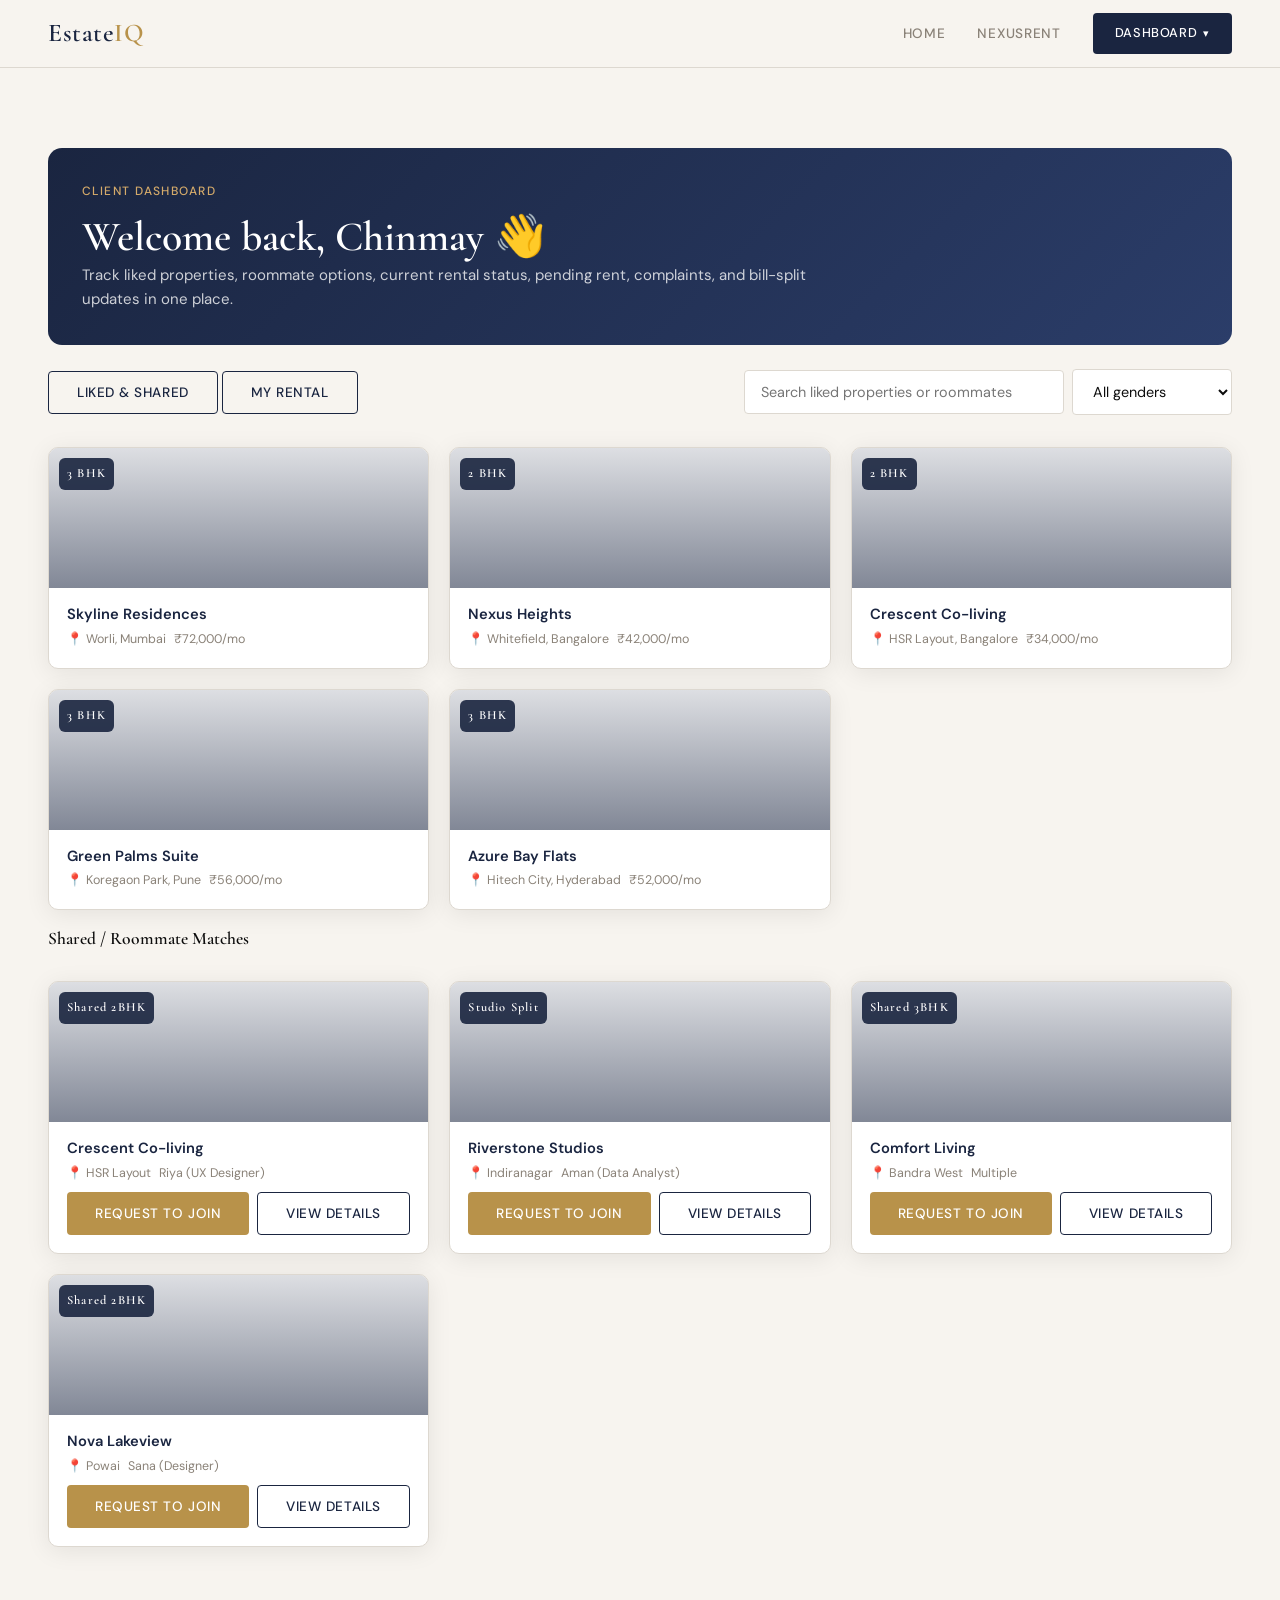
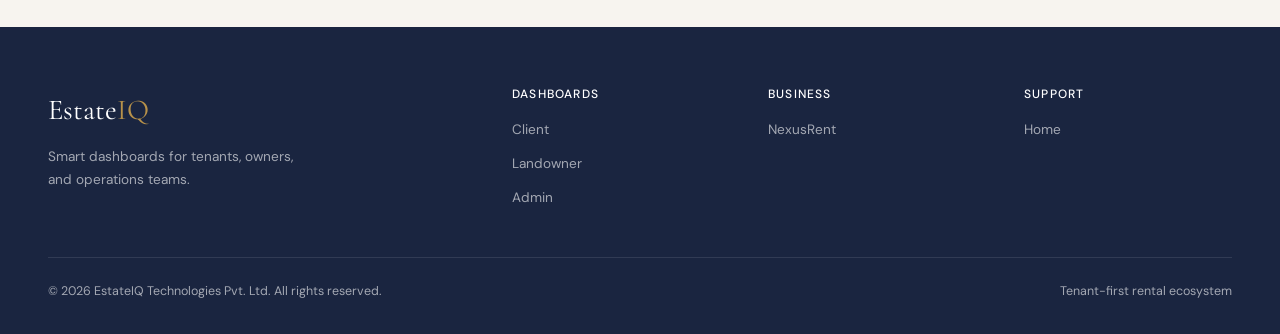
<file: client.html>
<!DOCTYPE html>
<html lang="en">

<head>
  <meta charset="UTF-8" />
  <meta name="viewport" content="width=device-width, initial-scale=1.0" />
  <title>Client Dashboard | EstateIQ</title>
  <link rel="stylesheet" href="style.css" />
</head>

<body>
  <nav>
    <a href="index.html" class="nav-logo">Estate<span>IQ</span></a>
    <div class="nav-links">
      <a href="index.html">Home</a>
      <a href="nexusrent.html">NexusRent</a>
      <div class="nav-dropdown">
        <a href="#" class="nav-cta nav-dropdown-toggle">Dashboard</a>
        <div class="nav-dropdown-menu">
          <a href="landowner.html">Landowner</a>
          <a href="client.html" class="active">Client (Tenant)</a>
          <a href="admin.html">Admin</a>
        </div>
      </div>
    </div>
  </nav>

  <section class="section">
    <div class="container">
      <div class="dashboard-hero">
        <div class="section-label" style="color:var(--gold-light)">Client Dashboard</div>
        <h1 style="font-size:2.6rem">Welcome back, Chinmay 👋</h1>
        <p>Track liked properties, roommate options, current rental status, pending rent, complaints, and bill-split updates in one place.</p>
      </div>

      <!-- Tabs: Liked & Shared vs My Rental -->
      <div style="margin-top:18px;">
        <div style="display:flex;gap:12px;align-items:center;justify-content:space-between;">
          <div>
            <button class="btn btn-outline" id="tab-liked">Liked & Shared</button>
            <button class="btn btn-outline" id="tab-rental">My Rental</button>
          </div>
          <div id="liked-controls" style="display:flex;gap:8px;align-items:center;">
              <input id="client-search" class="form-input" placeholder="Search liked properties or roommates" style="width:320px;" />
              <select id="gender-filter" class="form-select" style="width:160px;">
                <option value="all">All genders</option>
                <option value="male">Male</option>
                <option value="female">Female</option>
                <option value="any">Any</option>
              </select>
            </div>
        </div>

        <div id="tab-content" style="margin-top:16px;">
          <!-- Liked & Shared view -->
          <div id="view-liked">
            <div class="nexus-property-grid" id="client-liked-grid"></div>

            <h3 style="margin-top:18px">Shared / Roommate Matches</h3>
            <div class="nexus-property-grid" id="client-shared-grid"></div>
          </div>

          <!-- My Rental view -->
          <div id="view-rental" style="display:none;">
            <div class="dashboard-grid" style="grid-template-columns:1.4fr 0.6fr;gap:18px;">
              <div class="dashboard-card">
                <h3>Your Property Details</h3>
                <p><strong>Property:</strong> Nexus Heights</p>
                <p><strong>Landlord:</strong> Mr. Rohit Mehra — +91 99887 66554 — rohit@landlord.com</p>
                <p><strong>Lease:</strong> Jan 2026 — Dec 2026 (<span id="months-left">9</span> months left)</p>
                <p><strong>Agreement Notes:</strong> No pets without approval. Tenant responsible for minor repairs under ₹2,000.</p>

                <h4 style="margin-top:12px;">Occupancy</h4>
                <div style="margin-bottom:8px;">Occupants: <strong id="occupants-count">3</strong> / <strong id="occupants-total">5</strong></div>
                <div class="progress" style="height:12px;background:var(--paper);border-radius:8px;overflow:hidden;">
                  <div id="occupancy-bar" style="height:100%;width:60%;background:linear-gradient(90deg,var(--gold),#9d7736);"></div>
                </div>

                <h4 style="margin-top:12px;">Tenants</h4>
                <div id="tenant-list" style="display:flex;flex-direction:column;gap:8px;margin-top:8px;">
                  <!-- tenant items populated by JS -->
                </div>

                <h4 style="margin-top:12px;">Monthly Payments</h4>
                <div id="rental-payments" style="margin-top:8px;font-size:0.95rem;color:var(--muted)"></div>

                
              </div>

              <div>
                <div class="dashboard-card">
                  <h4>Quick Actions</h4>
                  <button id="pay-rent-quick" class="btn btn-primary" style="width:100%;margin-bottom:8px;">Pay Your Share</button>
                  <button id="request-repair" class="btn btn-outline" style="width:100%;margin-bottom:8px;">Request Repair</button>
                  <button id="view-agreement" class="btn btn-outline" style="width:100%;">View Agreement</button>
                </div>

                <div class="dashboard-card" style="margin-top:12px;">
                  <h4>Bills Split</h4>
                  <div id="bills-split" style="margin-top:8px;"></div>
                </div>
              </div>
            </div>

            <div style="margin-top:18px;display:grid;grid-template-columns:1fr 420px;gap:18px;">
              <div class="dashboard-card">
                <h3>Issues & Maintenance</h3>
                <div id="issues-list">
                  <!-- issues rendered here -->
                </div>
              </div>

              <div class="dashboard-card">
                <h4>Report New Issue</h4>
                <div class="form-group">
                  <label class="form-label">Issue Title</label>
                  <input id="new-issue-title" class="form-input" />
                </div>
                <div class="form-group">
                  <label class="form-label">Details</label>
                  <textarea id="new-issue-details" class="form-textarea" rows="4"></textarea>
                </div>
                <button class="btn btn-primary" id="add-issue">Submit Issue</button>
              </div>
            </div>
          </div>
        </div>
      </div>

      <!-- Property detail modal -->
      <div class="nexus-modal" id="client-modal" style="z-index:400;">
        <div class="nexus-modal-card">
          <div class="nexus-modal-media" id="client-modal-media">
            <button id="client-modal-close" class="nexus-modal-close" type="button">✕</button>
            <button class="modal-carousel-btn left" type="button" onclick="clientPrevImage()">‹</button>
            <button class="modal-carousel-btn right" type="button" onclick="clientNextImage()">›</button>
            <div class="modal-image-counter" id="client-modal-counter">0 / 0</div>
          </div>
          <div class="nexus-modal-content">
            <div class="section-label">Property Details</div>
            <h3 id="client-detail-title">Title</h3>
            <p id="client-detail-location" style="color:var(--muted)"></p>

            <div class="nexus-detail-list" style="margin-top:8px;">
              <div><strong>Rent:</strong> <span id="client-detail-rent"></span></div>
              <div><strong>Size:</strong> <span id="client-detail-size"></span></div>
              <div><strong>Rooms:</strong> <span id="client-detail-rooms"></span></div>
              <div><strong>Deposit:</strong> <span id="client-detail-deposit">₹0</span></div>
              <div><strong>Furnishing:</strong> <span id="client-detail-furnished">—</span></div>
            </div>

            <div style="display:flex;gap:18px;margin-top:12px;align-items:flex-start;">
              <div style="flex:1">
                <h4 style="margin:0 0 8px 0">Landlord & Lease</h4>
                <div id="client-detail-landlord" style="color:var(--muted);font-size:0.92rem">—</div>
                <div style="margin-top:6px;color:var(--muted);font-size:0.9rem"><strong>Lease:</strong> <span id="client-detail-lease">—</span></div>
                <div style="margin-top:6px;color:var(--muted);font-size:0.9rem"><strong>Agreement Notes:</strong> <span id="client-detail-agreement">—</span></div>
              </div>
              <div style="width:240px;">
                <h4 style="margin:0 0 8px 0">Occupancy</h4>
                <div style="margin-bottom:8px;">Current: <strong id="client-occupants-current">0</strong> / <strong id="client-occupants-total">0</strong></div>
                <div class="progress" style="height:12px;background:var(--paper);border-radius:8px;overflow:hidden;">
                  <div id="client-occupancy-bar" style="height:100%;width:0%;background:linear-gradient(90deg,var(--gold),#9d7736);"></div>
                </div>
                <div style="margin-top:10px;font-size:0.9rem;color:var(--muted)"><strong>Gender Preference:</strong> <span id="client-detail-gender">Any</span></div>
              </div>
            </div>

            <div class="nexus-amenities" id="client-detail-amenities" style="margin-top:12px;"></div>
            <p style="margin-top:12px;" id="client-detail-comment"></p>

            <div style="margin-top:12px;display:flex;gap:8px;">
              <button class="btn btn-primary" id="client-book-token">Pay Token & Book Visit</button>
              <button class="btn btn-outline" id="client-like-btn">Toggle Like</button>
              <button class="btn btn-outline" id="client-contact-landlord">Contact Landlord</button>
            </div>
          </div>
        </div>
      </div>

  <script src="https://checkout.razorpay.com/v1/checkout.js"></script>
  <script>
        // Sample data (kept small) — ideally this would come from server
        const clientLiked = [
          { id: 'nx-1', name: 'Skyline Residences', location: 'Worli, Mumbai', bhk: '3 BHK', rent: 72000, images: ['https://images.unsplash.com/photo-1502005097973-6a7082348e28?auto=format&fit=crop&w=1200&q=80','https://images.unsplash.com/photo-1560448204-e02f11c3d0e2?auto=format&fit=crop&w=1200&q=80'], amenities: ['Gym','Sea View'], comment: 'Great view. Close to promenade.', furnished: 'Furnished', deposit: 144000, landlord: {name: 'Rohit Mehra', phone:'+91 99887 66554', email:'rohit@landlord.com'}, lease: 'Jan 2026 — Dec 2026', agreement: 'No pets without approval.' },
          { id: 'nx-3', name: 'Nexus Heights', location: 'Whitefield, Bangalore', bhk: '2 BHK', rent: 42000, images: ['https://images.unsplash.com/photo-1505691938895-1758d7feb511?auto=format&fit=crop&w=1200&q=80','https://images.unsplash.com/photo-1522708323590-d24dbb6b0267?auto=format&fit=crop&w=1200&q=80'], amenities: ['WiFi','Co-working'], comment: 'Close to tech parks.', furnished: 'Semi-Furnished', deposit: 84000, landlord: {name:'Anita Rao', phone:'+91 88776 55443', email:'anita@landlord.com'}, lease: 'Mar 2026 — Feb 2027', agreement: 'Tenant pays minor repairs under ₹2,000.' },
          { id: 'nx-10', name: 'Crescent Co-living', location: 'HSR Layout, Bangalore', bhk: '2 BHK', rent: 34000, images: ['https://images.unsplash.com/photo-1493809842364-78817add7ffb?auto=format&fit=crop&w=1200&q=80','https://images.unsplash.com/photo-1542314831-068cd1dbfeeb?auto=format&fit=crop&w=1200&q=80'], amenities: ['Co-working','Gym'], comment: 'Shared living with community events.', furnished: 'Unfurnished', deposit: 68000, landlord: {name:'Sanjay Gupta', phone:'+91 77665 44332', email:'sanjay@landlord.com'}, lease: 'Feb 2026 — Jan 2027', agreement: 'Flexible roommate policies.' },
          { id: 'nx-11', name: 'Green Palms Suite', location: 'Koregaon Park, Pune', bhk: '3 BHK', rent: 56000, images: ['https://images.unsplash.com/photo-1507089947368-19c1da9775ae?auto=format&fit=crop&w=1200&q=80'], amenities: ['Garden','Parking'], comment: 'Large balconies.', furnished: 'Furnished', deposit: 112000, landlord:{name:'Meera Joshi',phone:'+91 99840 33421',email:'meera@landlord.com'}, lease:'Apr 2026 — Mar 2027', agreement:'No subletting allowed.' },
          { id: 'nx-12', name: 'Azure Bay Flats', location: 'Hitech City, Hyderabad', bhk: '3 BHK', rent: 52000, images: ['https://images.unsplash.com/photo-1505691938895-1758d7feb511?auto=format&fit=crop&w=1200&q=80'], amenities:['Pool','Security'], comment:'Managed by Nexus-certified facility team.', furnished:'Furnished', deposit:104000, landlord:{name:'Vikram Singh',phone:'+91 99876 44321',email:'vikram@landlord.com'}, lease:'May 2026 — Apr 2027', agreement:'Standard lease.'}
        ];

        const clientShared = [
          { id: 'sh-1', name: 'Crescent Co-living', location: 'HSR Layout', roomType: 'Shared 2BHK', match: 'Riya (UX Designer)', images: ['https://images.unsplash.com/photo-1493809842364-78817add7ffb?auto=format&fit=crop&w=1200&q=80'], totalSlots:5, occupied:3, genderPreference:'female', rent:34000, size:'—', rooms:'—', deposit:68000, furnished:'Unfurnished', landlord:{name:'Sanjay Gupta', phone:'+91 77665 44332', email:'sanjay@landlord.com'}, lease:'Feb 2026 — Jan 2027', agreement:'Flexible roommate policies.', amenities:['Co-working','Gym'] },
          { id: 'sh-2', name: 'Riverstone Studios', location: 'Indiranagar', roomType: 'Studio Split', match: 'Aman (Data Analyst)', images: ['https://images.unsplash.com/photo-1505691723518-36a5ac3be353?auto=format&fit=crop&w=1200&q=80'], totalSlots:2, occupied:1, genderPreference:'male', rent:18000, size:'—', rooms:'—', deposit:36000, furnished:'Semi-Furnished', landlord:{name:'Karthik Rao', phone:'+91 99811 22334', email:'karthik@landlord.com'}, lease:'Mar 2026 — Feb 2027', agreement:'No loud parties after 11pm.', amenities:['WiFi'] },
          { id: 'sh-3', name: 'Comfort Living', location: 'Bandra West', roomType: 'Shared 3BHK', match: 'Multiple', images: ['https://images.unsplash.com/photo-1493809842364-78817add7ffb?auto=format&fit=crop&w=1200&q=80'], totalSlots:4, occupied:2, genderPreference:'any', rent:46000, size:'—', rooms:'—', deposit:92000, furnished:'Furnished', landlord:{name:'Meera Shah', phone:'+91 88777 66554', email:'meera@landlord.com'}, lease:'Apr 2026 — Mar 2027', agreement:'No subletting without approval.', amenities:['Parking','Security'] },
          { id: 'sh-4', name: 'Nova Lakeview', location: 'Powai', roomType: 'Shared 2BHK', match: 'Sana (Designer)', images: ['https://images.unsplash.com/photo-1524758631624-e2822e304c36?auto=format&fit=crop&w=1200&q=80'], totalSlots:3, occupied:1, genderPreference:'female', rent:38000, size:'—', rooms:'—', deposit:76000, furnished:'Furnished', landlord:{name:'Ritu Verma', phone:'+91 99000 11223', email:'ritu@landlord.com'}, lease:'May 2026 — Apr 2027', agreement:'Standard lease.', amenities:['Lake View','Gym'] }
        ];

        const COMPLAINT_STORE_KEY = 'estateiqComplaints';

        const currentIssues = [
          { id: 'is-1', title: 'Kitchen sink leakage', date: '04 Apr 2026', status: 'In Progress', urgency: 'high' },
          { id: 'is-2', title: 'Hall AC service', date: '28 Mar 2026', status: 'Open', urgency: 'medium' }
        ];

        function readComplaintStore() {
          try {
            const raw = localStorage.getItem(COMPLAINT_STORE_KEY);
            const parsed = raw ? JSON.parse(raw) : [];
            return Array.isArray(parsed) ? parsed : [];
          } catch (e) {
            return [];
          }
        }

        function writeComplaintStore(records) {
          localStorage.setItem(COMPLAINT_STORE_KEY, JSON.stringify(records));
        }

        function syncIssuesFromStore() {
          const all = readComplaintStore();
          const relevant = all.filter(c => c.property === currentRental.property || c.reportedBy === 'Chinmay');
          relevant.forEach((c) => {
            const idx = currentIssues.findIndex((i) => i.id === c.id);
            const normalized = {
              id: c.id,
              title: c.title,
              date: c.date,
              status: c.status || 'Open',
              urgency: c.urgency || 'unassigned'
            };
            if (idx > -1) currentIssues[idx] = normalized;
            else currentIssues.unshift(normalized);
          });
        }

        // Render liked properties
        const likedGrid = document.getElementById('client-liked-grid');
        function renderLiked() {
          likedGrid.innerHTML = '';
          clientLiked.forEach(p => {
            const card = document.createElement('div');
            card.className = 'nexus-property-card';
            const thumb = p.images && p.images[0] ? p.images[0] : '';
            card.innerHTML = `
              <div class="nexus-property-img" style="background-image:url('${thumb}')">
                <div class="prop-bhk">${p.bhk}</div>
              </div>
              <div class="nexus-property-body">
                <h4>${p.name}</h4>
                <div class="nexus-property-meta">
                  <span>📍 ${p.location}</span>
                  <span>₹${p.rent.toLocaleString('en-IN')}/mo</span>
                </div>
              </div>
            `;
            card.addEventListener('click', () => openClientModal(p));
            likedGrid.appendChild(card);
          });
        }

        // --- Rental / Bills data and rendering ---
        const currentRental = {
          property: 'Nexus Heights',
          rent: 18000,
          landlord: { name: 'Mr. Rohit Mehra', phone: '+91 99887 66554', email: 'rohit@landlord.com' },
          tenants: [
            { name: 'Chinmay (You)', email: 'chinmay@example.com', phone: '+91 90000 11111' },
            { name: 'Rohit', email: 'rohit.room@example.com', phone: '+91 98888 22222' },
            { name: 'Nidhi', email: 'nidhi.room@example.com', phone: '+91 97777 33333' }
          ],
          payments: [
            { month: 'Jan 2026', total: 18000, paid: true },
            { month: 'Feb 2026', total: 18000, paid: true },
            { month: 'Mar 2026', total: 18000, paid: true }
          ],
          bills: [
            { id: 'b1', name: 'Electricity', total: 3200 },
            { id: 'b2', name: 'WiFi', total: 999 },
            { id: 'b3', name: 'Water', total: 800 }
          ]
        };

        function renderTenantList() {
          const el = document.getElementById('tenant-list');
          el.innerHTML = '';
          currentRental.tenants.forEach(t => {
            const row = document.createElement('div');
            row.style.display = 'flex'; row.style.justifyContent = 'space-between'; row.style.alignItems = 'center';
            row.innerHTML = `<div><strong>${t.name}</strong> <div style="font-size:0.88rem;color:var(--muted)">${t.email || ''} • ${t.phone || ''}</div></div>`;
            el.appendChild(row);
          });
        }

        function renderRentalPayments() {
          const el = document.getElementById('rental-payments');
          el.innerHTML = '';
          const totalPaid = currentRental.payments.reduce((s,p)=> s + (p.paid? p.total:0), 0);
          const totalElem = document.createElement('div');
          totalElem.innerHTML = `<div class="metric-value">₹${totalPaid.toLocaleString('en-IN')}</div><div class="metric-sub">Total rent paid till date</div>`;
          el.appendChild(totalElem);

          const list = document.createElement('div'); list.style.marginTop='8px';
          currentRental.payments.forEach(p => {
            const perTenant = Math.round(p.total / currentRental.tenants.length);
            const item = document.createElement('div');
            item.style.display='flex'; item.style.justifyContent='space-between'; item.style.alignItems='center'; item.style.padding='6px 0';
            item.innerHTML = `<div><strong>${p.month}:</strong> ₹${p.total.toLocaleString('en-IN')} <div style=\"font-size:0.9rem;color:var(--muted)\">Each: ₹${perTenant.toLocaleString('en-IN')}</div></div>`;
            const actions = document.createElement('div');
            const view = document.createElement('button'); view.className='btn btn-outline'; view.style.marginRight='8px'; view.textContent='View Invoice';
            view.addEventListener('click', ()=> generateInvoice(p.month, p.total));
            const pay = document.createElement('button'); pay.className='btn btn-primary'; pay.textContent = p.paid ? 'Paid' : 'Pay Your Share';
            pay.disabled = p.paid;
            pay.addEventListener('click', ()=> initRentPayment(Math.round(p.total / currentRental.tenants.length), `Rent - ${p.month}`));
            actions.appendChild(view); actions.appendChild(pay);
            item.appendChild(actions);
            list.appendChild(item);
          });
          el.appendChild(list);
        }

        function renderBillsSplit() {
          const el = document.getElementById('bills-split'); el.innerHTML='';
          currentRental.bills.forEach(b => {
            const per = Math.round(b.total / currentRental.tenants.length);
            const row = document.createElement('div'); row.style.display='flex'; row.style.justifyContent='space-between'; row.style.alignItems='center'; row.style.padding='6px 0';
            row.innerHTML = `<div><strong>${b.name}:</strong> ₹${b.total.toLocaleString('en-IN')}<div style="font-size:0.9rem;color:var(--muted)">Each: ₹${per.toLocaleString('en-IN')}</div></div>`;
            const pay = document.createElement('button'); pay.className='btn btn-primary'; pay.textContent='Pay Your Share';
            pay.addEventListener('click', ()=> initRentPayment(per, `${b.name} Bill`));
            row.appendChild(pay);
            el.appendChild(row);
          });
        }

        function generateInvoice(month, amount) {
          const content = `Invoice for ${month}\nProperty: ${currentRental.property}\nTotal: ₹${amount}\nPer tenant: ₹${Math.round(amount/currentRental.tenants.length)}`;
          const blob = new Blob([content], { type: 'text/plain' });
          const url = URL.createObjectURL(blob);
          const a = document.createElement('a'); a.href = url; a.download = `invoice-${month.replace(/\s+/g,'-')}.txt`; document.body.appendChild(a); a.click(); a.remove(); URL.revokeObjectURL(url);
        }

        // Payment function for rent/bills (per-tenant)
        function initRentPayment(amount, description='Rent') {
          if (!amount || amount <= 0) { alert('Invalid amount'); return; }
          const options = {
            key: 'rzp_test_ScdJnGvFQvodqy',
            amount: amount * 100,
            currency: 'INR',
            name: currentRental.property,
            description: description,
            theme: { color: '#1a2540' },
            handler: function() { alert('Payment success (demo)'); }
          };
          const rzp = new Razorpay(options); rzp.open();
        }

        // Hook quick actions
        document.getElementById('pay-rent-quick').addEventListener('click', ()=> {
          const share = Math.round(currentRental.rent / currentRental.tenants.length);
          initRentPayment(share, 'Monthly Rent');
        });

        // initial render for rental-related sections
        renderTenantList(); renderRentalPayments(); renderBillsSplit();

        // Render shared (programmatic handlers to avoid inline JSON in HTML)
        const sharedGrid = document.getElementById('client-shared-grid');
        function renderShared(filterGender = 'all') {
          sharedGrid.innerHTML = '';
          clientShared.forEach(s => {
            if (filterGender !== 'all') {
              if (filterGender === 'male' && s.genderPreference !== 'male' && s.genderPreference !== 'any') return;
              if (filterGender === 'female' && s.genderPreference !== 'female' && s.genderPreference !== 'any') return;
            }
            const card = document.createElement('div');
            card.className = 'nexus-property-card';
            const thumb = s.images && s.images[0] ? s.images[0] : '';
            const remaining = Math.max(0, (s.totalSlots || 0) - (s.occupied || 0));
            const genderLabel = s.genderPreference === 'any' ? 'Any' : (s.genderPreference === 'male' ? 'Male' : 'Female');
            card.innerHTML = `
              <div class="nexus-property-img" style="background-image:url('${thumb}')">
                <div class="prop-bhk">${s.roomType}</div>
                <div class="gender-badge">${genderLabel}</div>
                <div class="occupancy-remaining">${remaining} left</div>
              </div>
              <div class="nexus-property-body">
                <h4>${s.name}</h4>
                <div class="nexus-property-meta">
                  <span>📍 ${s.location}</span>
                  <span>${s.match}</span>
                </div>
                <div class="shared-actions" style="margin-top:8px;display:flex;gap:8px;"></div>
              </div>
            `;

            sharedGrid.appendChild(card);

            // programmatically add action buttons to avoid HTML-escaped JSON issues
            const actions = card.querySelector('.shared-actions');
            const reqBtn = document.createElement('button');
            reqBtn.className = 'btn btn-primary';
            reqBtn.textContent = 'Request to Join';
            reqBtn.addEventListener('click', (ev) => { ev.stopPropagation(); openClientModal(s, 'request'); });

            const viewBtn = document.createElement('button');
            viewBtn.className = 'btn btn-outline';
            viewBtn.textContent = 'View Details';
            viewBtn.addEventListener('click', (ev) => { ev.stopPropagation(); openClientModal(s); });

            actions.appendChild(reqBtn);
            actions.appendChild(viewBtn);
          });
        }

        // Modal logic
        const clientModal = document.getElementById('client-modal');
        const clientModalMedia = document.getElementById('client-modal-media');
        const clientModalCounter = document.getElementById('client-modal-counter');
        let clientSelected = null;
        let clientImageIndex = 0;

        function openClientModal(item, mode) {
          // support object or JSON string (defensive)
          if (typeof item === 'string') {
            try { item = JSON.parse(item); } catch (e) { /* ignore */ }
          }
          clientSelected = item;
          clientImageIndex = 0;
          showClientImage();
          document.getElementById('client-detail-title').textContent = item.name || 'Property';
          document.getElementById('client-detail-location').textContent = item.location || '';
          document.getElementById('client-detail-rent').textContent = item.rent ? `₹${item.rent.toLocaleString('en-IN')}/mo` : (item.roomType || '');
          document.getElementById('client-detail-size').textContent = item.size || '—';
          document.getElementById('client-detail-rooms').textContent = item.rooms || '—';
          document.getElementById('client-detail-deposit').textContent = item.deposit ? `₹${(item.deposit).toLocaleString('en-IN')}` : '—';
          document.getElementById('client-detail-furnished').textContent = item.furnished || '—';
          document.getElementById('client-detail-comment').textContent = item.comment || '';
          const am = document.getElementById('client-detail-amenities'); am.innerHTML = '';
          (item.amenities || []).forEach(a => { const s = document.createElement('span'); s.textContent = a; am.appendChild(s); });

          // landlord and lease
          if (item.landlord) {
            const l = item.landlord;
            document.getElementById('client-detail-landlord').textContent = `${l.name || ''} — ${l.phone || ''} ${l.email ? '• ' + l.email : ''}`;
          } else {
            document.getElementById('client-detail-landlord').textContent = '—';
          }
          document.getElementById('client-detail-lease').textContent = item.lease || '—';
          document.getElementById('client-detail-agreement').textContent = item.agreement || '—';

          // occupancy
          const occCur = item.occupied || 0;
          const occTotal = item.totalSlots || 0;
          document.getElementById('client-occupants-current').textContent = occCur;
          document.getElementById('client-occupants-total').textContent = occTotal;
          const pct = occTotal ? Math.round((occCur / occTotal) * 100) : 0;
          document.getElementById('client-occupancy-bar').style.width = pct + '%';
          document.getElementById('client-detail-gender').textContent = item.genderPreference ? (item.genderPreference === 'any' ? 'Any' : (item.genderPreference === 'male' ? 'Male' : 'Female')) : 'Any';

          clientModal.classList.add('active');
        }

        function showClientImage() {
          if (!clientSelected) return;
          const arr = clientSelected.images || [];
          const url = arr[clientImageIndex] || '';
          clientModalMedia.style.backgroundImage = `url('${url}')`;
          clientModalCounter.textContent = `${(arr.length?clientImageIndex+1:0)} / ${arr.length}`;
        }

        function clientPrevImage(){ if(!clientSelected) return; clientImageIndex = (clientImageIndex-1 + (clientSelected.images||[]).length) % (clientSelected.images||[]).length; showClientImage(); }
        function clientNextImage(){ if(!clientSelected) return; clientImageIndex = (clientImageIndex+1) % (clientSelected.images||[]).length; showClientImage(); }
        function closeClientModal(){ clientModal.classList.remove('active'); clientSelected=null; }

        // Modal close bindings: close button, overlay click, Escape key
        const clientModalCloseBtn = document.getElementById('client-modal-close');
        if (clientModalCloseBtn) clientModalCloseBtn.addEventListener('click', closeClientModal);
        clientModal.addEventListener('click', (ev) => { if (ev.target === clientModal) closeClientModal(); });
        document.addEventListener('keydown', (ev) => { if (ev.key === 'Escape') closeClientModal(); });

        // Payment handler for client modal (10% refundable token)
        function initClientPayment() {
          if (!clientSelected) { alert('Please select a property first.'); return; }
          const tokenAmount = Math.round((clientSelected.rent || 0) * 0.1);
          const options = {
            key: 'rzp_test_ScdJnGvFQvodqy',
            amount: tokenAmount * 100,
            currency: 'INR',
            name: 'NexusRent',
            description: `Refundable visit token — ${clientSelected.name}`,
            theme: { color: '#1a2540' },
            handler: function () { window.location.href = 'payment-success.html'; }
          };
          const rzp = new Razorpay(options);
          rzp.open();
        }

        // Hook action buttons inside modal
        const clientBookBtn = document.getElementById('client-book-token');
        if (clientBookBtn) clientBookBtn.addEventListener('click', initClientPayment);

        const clientLikeBtn = document.getElementById('client-like-btn');
        if (clientLikeBtn) clientLikeBtn.addEventListener('click', () => {
          if (!clientSelected) return; const idx = clientLiked.findIndex(p => p.id === clientSelected.id);
          if (idx > -1) { clientLiked.splice(idx, 1); alert('Removed from liked'); }
          else { clientLiked.unshift(clientSelected); alert('Added to liked'); }
          renderLiked(); closeClientModal();
        });

        const clientContactBtn = document.getElementById('client-contact-landlord');
        if (clientContactBtn) clientContactBtn.addEventListener('click', () => {
          if (!clientSelected) return; const l = clientSelected.landlord || {}; if (l.email) { window.location.href = `mailto:${l.email}?subject=Inquiry about ${encodeURIComponent(clientSelected.name)}`; } else { alert('No landlord contact available.'); }
        });

        // Gender filter wiring for shared render
        const genderFilterEl = document.getElementById('gender-filter');
        if (genderFilterEl) genderFilterEl.addEventListener('change', () => renderShared(genderFilterEl.value));

        // Issues rendering and adding
        function renderIssues(){ const el = document.getElementById('issues-list'); el.innerHTML=''; currentIssues.forEach(i=>{ const item = document.createElement('div'); item.style.marginBottom='8px'; const urgencyLabel = i.urgency === 'unassigned' ? 'Pending admin triage' : i.urgency; item.innerHTML = `<strong>${i.title}</strong> <div style="color:var(--muted);font-size:0.85rem">${i.date} • <span class="status-chip ${i.status==='In Progress'?'status-progress':i.status==='Open'?'status-open':'status-ok'}">${i.status}</span> • Urgency: ${urgencyLabel}</div>`; el.appendChild(item); }); }

        document.getElementById('add-issue').addEventListener('click', ()=>{
          const title = document.getElementById('new-issue-title').value.trim();
          const details = document.getElementById('new-issue-details').value.trim();
          if(!title){ alert('Please add an issue title'); return; }
          const id = 'is-'+Date.now();
          const complaintRecord = {
            id,
            title,
            details,
            date: new Date().toLocaleDateString('en-GB'),
            status: 'Open',
            urgency: 'unassigned',
            reportedBy: 'Chinmay',
            property: currentRental.property
          };
          const existing = readComplaintStore();
          existing.unshift(complaintRecord);
          writeComplaintStore(existing);
          currentIssues.unshift({ id, title, date: complaintRecord.date, status: 'Open', urgency: 'unassigned' });
          renderIssues();
          document.getElementById('new-issue-title').value=''; document.getElementById('new-issue-details').value='';
        });

        // Tabs wiring (also toggle search/gender controls visibility)
        const likedControls = document.getElementById('liked-controls');
        document.getElementById('tab-liked').addEventListener('click', ()=>{
          document.getElementById('view-liked').style.display='block';
          document.getElementById('view-rental').style.display='none';
          if (likedControls) likedControls.style.display = 'flex';
        });
        document.getElementById('tab-rental').addEventListener('click', ()=>{
          document.getElementById('view-liked').style.display='none';
          document.getElementById('view-rental').style.display='block';
          if (likedControls) likedControls.style.display = 'none';
        });

        // initial render
  syncIssuesFromStore();
  renderLiked(); renderShared(); renderIssues();
        // ensure the controls are visible when starting on Liked view
        if (likedControls) likedControls.style.display = document.getElementById('view-liked').style.display === 'none' ? 'none' : 'flex';
      </script>
    </div>
  </section>

  <footer>
    <div class="footer-grid">
      <div>
        <div class="footer-logo">Estate<span>IQ</span></div>
        <div class="footer-tagline">Smart dashboards for tenants, owners, and operations teams.</div>
      </div>
      <div class="footer-col">
        <h4>Dashboards</h4>
        <ul>
          <li><a href="client.html">Client</a></li>
          <li><a href="landowner.html">Landowner</a></li>
          <li><a href="admin.html">Admin</a></li>
        </ul>
      </div>
      <div class="footer-col">
        <h4>Business</h4>
        <ul>
          <li><a href="nexusrent.html">NexusRent</a></li>
        </ul>
      </div>
      <div class="footer-col">
        <h4>Support</h4>
        <ul>
          <li><a href="index.html">Home</a></li>
        </ul>
      </div>
    </div>
    <div class="footer-bottom">
      <span>© 2026 EstateIQ Technologies Pvt. Ltd. All rights reserved.</span>
      <span>Tenant-first rental ecosystem</span>
    </div>
  </footer>
</body>

</html>
</file>
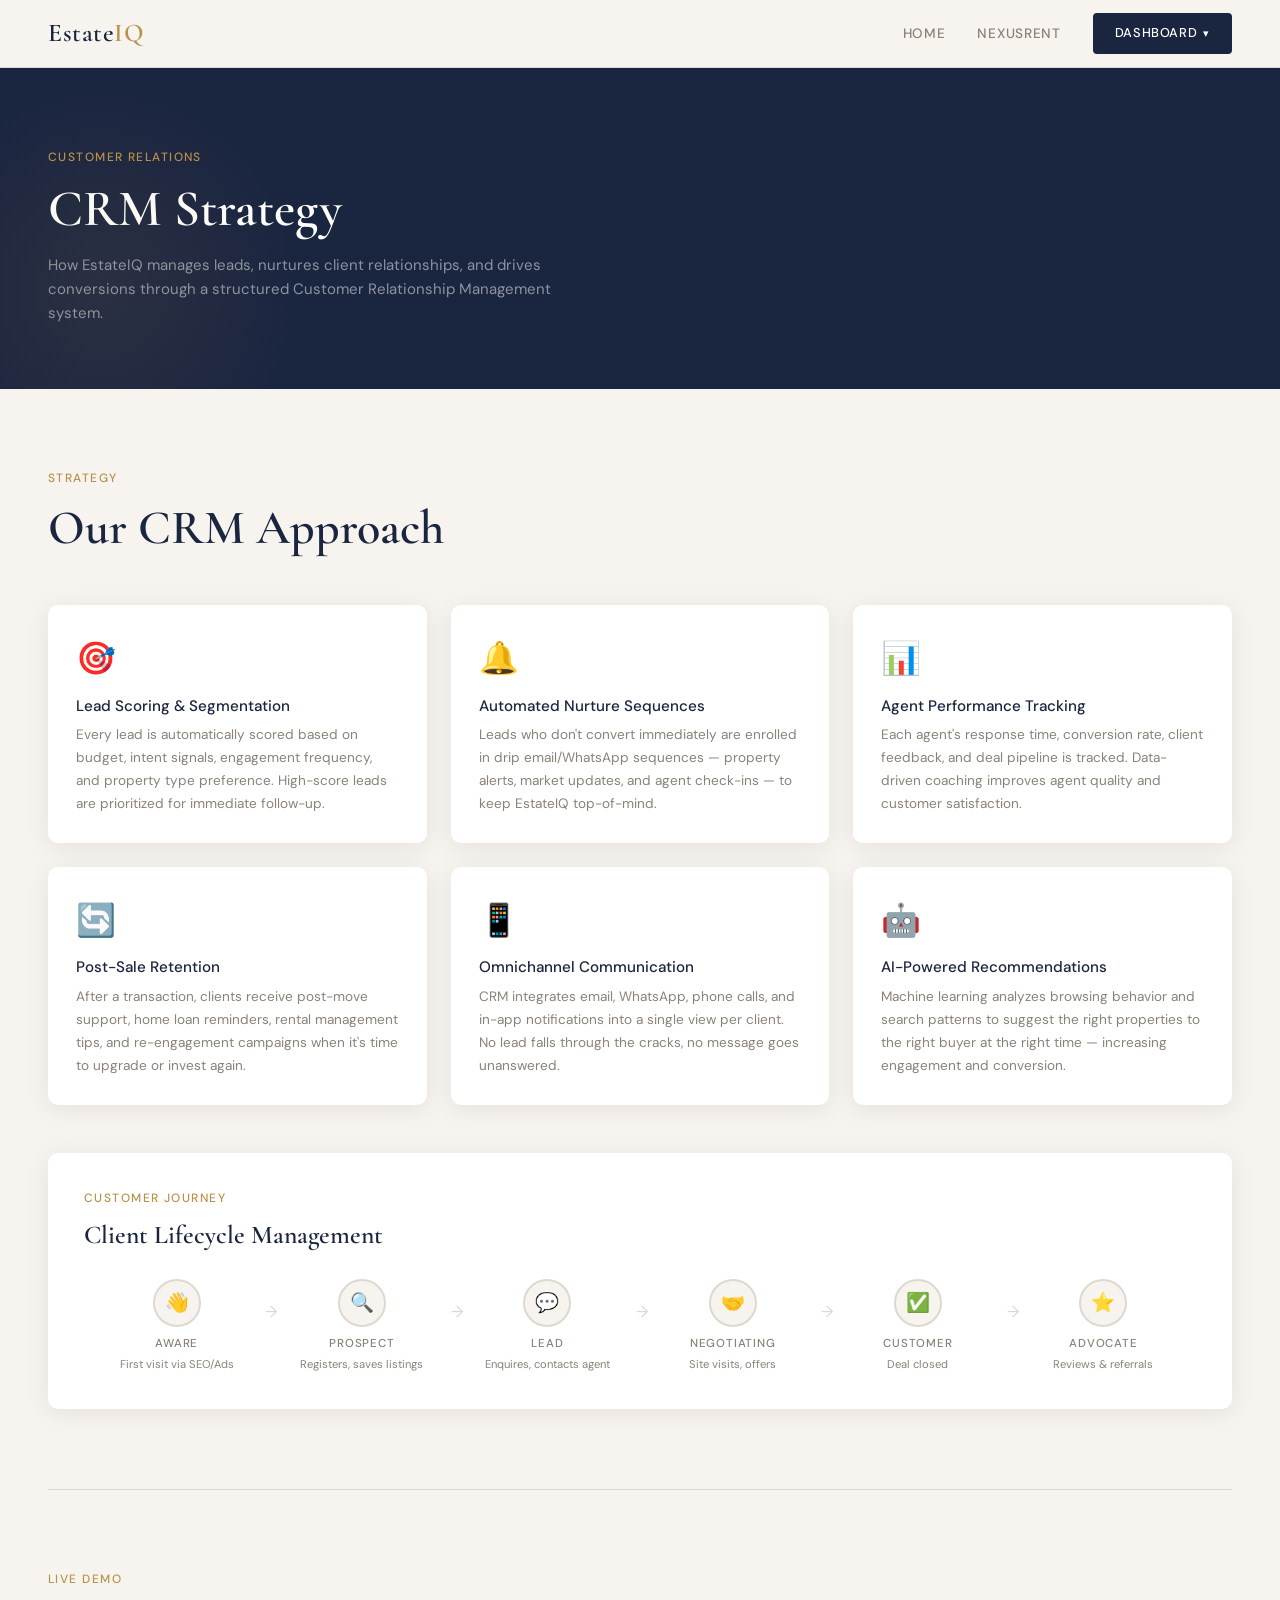
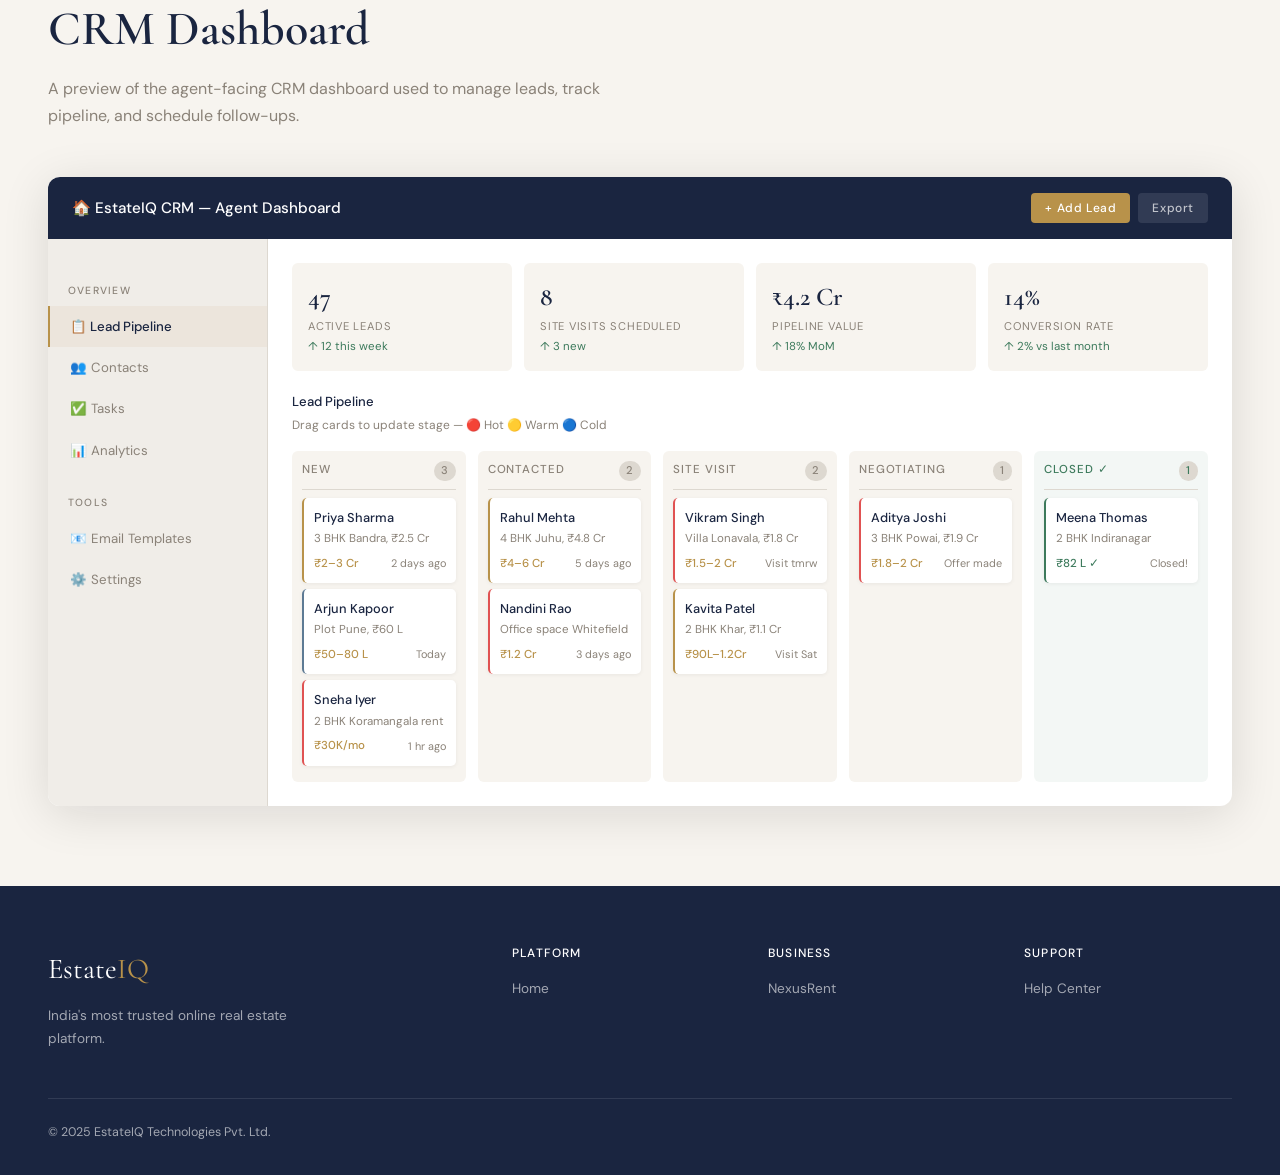
<file: crm.html>
<!DOCTYPE html>
<html lang="en">
<head>
  <meta charset="UTF-8"/>
  <meta name="viewport" content="width=device-width, initial-scale=1.0"/>
  <title>CRM Strategy — EstateIQ</title>
  <link rel="stylesheet" href="style.css"/>
  <style>
    .page-hero { background: var(--navy); padding: 80px 48px 64px; position: relative; overflow: hidden; }
    .page-hero::after { content:''; position:absolute; left:-100px; bottom:-100px; width:400px; height:400px; border-radius:50%; background:radial-gradient(circle, rgba(184,146,74,0.1) 0%, transparent 70%); }
    .page-hero h1 { color: var(--white); font-size: 3.2rem; margin-bottom: 12px; }
    .page-hero p { color: rgba(255,255,255,0.5); max-width: 560px; }

    /* CRM DASHBOARD */
    .crm-dashboard {
      background: var(--white);
      border-radius: 12px;
      box-shadow: 0 8px 48px rgba(13,13,13,0.12);
      overflow: hidden;
      margin-top: 48px;
    }
    .crm-header {
      background: var(--navy);
      padding: 16px 24px;
      display: flex;
      align-items: center;
      justify-content: space-between;
    }
    .crm-header-title { color: var(--white); font-family: 'DM Sans', sans-serif; font-size: 0.95rem; font-weight: 500; }
    .crm-header-actions { display: flex; gap: 8px; }
    .crm-header-btn {
      padding: 7px 14px; border-radius: 4px;
      font-size: 0.75rem; font-weight: 500; letter-spacing: 0.05em;
      cursor: pointer; border: none; font-family: 'DM Sans', sans-serif;
    }
    .crm-layout { display: grid; grid-template-columns: 220px 1fr; min-height: 540px; }
    .crm-sidebar { background: #f0ede8; border-right: 1px solid var(--border); padding: 20px 0; }
    .crm-nav-item {
      padding: 10px 20px;
      font-size: 0.83rem;
      color: var(--muted);
      cursor: pointer;
      display: flex;
      align-items: center;
      gap: 10px;
      transition: all 0.15s;
      border-left: 2px solid transparent;
    }
    .crm-nav-item:hover { color: var(--ink); background: rgba(184,146,74,0.06); }
    .crm-nav-item.active { color: var(--navy); background: rgba(184,146,74,0.08); border-left-color: var(--gold); font-weight: 500; }
    .crm-nav-section { font-size: 0.65rem; font-weight: 500; text-transform: uppercase; letter-spacing: 0.12em; color: var(--muted); padding: 16px 20px 6px; margin-top: 8px; }
    .crm-main { padding: 24px; overflow-y: auto; }

    /* PIPELINE */
    .pipeline-cols { display: grid; grid-template-columns: repeat(5, 1fr); gap: 12px; margin-top: 16px; }
    .pipeline-col { background: var(--paper); border-radius: 6px; padding: 10px; min-height: 200px; }
    .pipeline-col-header { font-size: 0.72rem; font-weight: 500; text-transform: uppercase; letter-spacing: 0.08em; color: var(--muted); padding-bottom: 8px; border-bottom: 1px solid var(--border); margin-bottom: 8px; display: flex; justify-content: space-between; align-items: center; }
    .pipeline-count { background: var(--border); border-radius: 10px; padding: 1px 7px; font-size: 0.7rem; }
    .lead-card { background: var(--white); border-radius: 5px; padding: 10px; margin-bottom: 6px; box-shadow: 0 1px 4px rgba(13,13,13,0.06); cursor: grab; transition: box-shadow 0.15s; border-left: 2px solid var(--border); }
    .lead-card:hover { box-shadow: 0 3px 12px rgba(13,13,13,0.1); }
    .lead-card.hot { border-left-color: #e05252; }
    .lead-card.warm { border-left-color: var(--gold); }
    .lead-card.cold { border-left-color: #5d7a94; }
    .lead-name { font-size: 0.8rem; font-weight: 500; color: var(--navy); margin-bottom: 2px; }
    .lead-prop { font-size: 0.72rem; color: var(--muted); margin-bottom: 6px; white-space: nowrap; overflow: hidden; text-overflow: ellipsis; }
    .lead-meta { display: flex; justify-content: space-between; align-items: center; }
    .lead-budget { font-size: 0.72rem; font-weight: 500; color: var(--gold); }
    .lead-days { font-size: 0.68rem; color: var(--muted); }
    .heat-dot { width: 7px; height: 7px; border-radius: 50%; }

    /* KPI MINI CARDS */
    .crm-kpi-row { display: grid; grid-template-columns: repeat(4, 1fr); gap: 12px; margin-bottom: 20px; }
    .crm-kpi { background: var(--paper); border-radius: 6px; padding: 14px 16px; }
    .crm-kpi-val { font-family: 'Cormorant Garamond', serif; font-size: 1.6rem; color: var(--navy); font-weight: 600; }
    .crm-kpi-label { font-size: 0.7rem; color: var(--muted); text-transform: uppercase; letter-spacing: 0.07em; }
    .crm-kpi-change { font-size: 0.72rem; color: var(--success); margin-top: 2px; }

    /* CRM PANELS */
    .crm-panel { display: none; }
    .crm-panel.active { display: block; }

    /* CONTACTS TABLE */
    .contact-filters { display: flex; gap: 8px; margin-bottom: 16px; flex-wrap: wrap; }
    .filter-btn { padding: 5px 12px; border-radius: 20px; font-size: 0.75rem; border: 1px solid var(--border); background: white; cursor: pointer; transition: all 0.15s; }
    .filter-btn.active { background: var(--navy); color: white; border-color: var(--navy); }

    /* TASKS */
    .task-item { display: flex; align-items: flex-start; gap: 12px; padding: 12px 0; border-bottom: 1px solid var(--border); }
    .task-cb { width: 16px; height: 16px; border-radius: 3px; border: 1.5px solid var(--border); cursor: pointer; flex-shrink: 0; margin-top: 2px; transition: all 0.15s; }
    .task-cb.done { background: var(--success); border-color: var(--success); }
    .task-title { font-size: 0.85rem; color: var(--ink); margin-bottom: 2px; }
    .task-title.done-text { text-decoration: line-through; color: var(--muted); }
    .task-meta { font-size: 0.75rem; color: var(--muted); display: flex; gap: 12px; }
    .task-priority { font-size: 0.68rem; padding: 2px 8px; border-radius: 10px; font-weight: 500; }
    .priority-high { background: rgba(224,82,82,0.1); color: #e05252; }
    .priority-med { background: rgba(184,146,74,0.1); color: var(--gold); }
    .priority-low { background: rgba(61,122,92,0.1); color: var(--success); }

    /* ANALYTICS */
    .analytics-grid { display: grid; grid-template-columns: 1fr 1fr; gap: 16px; }
    .mini-chart-box { background: var(--paper); border-radius: 8px; padding: 16px; }
    .mini-chart-title { font-size: 0.78rem; font-weight: 500; color: var(--navy); margin-bottom: 12px; text-transform: uppercase; letter-spacing: 0.06em; }
    .bar-mini { display: flex; align-items: flex-end; gap: 6px; height: 80px; }
    .bar-mini-col { flex: 1; background: var(--gold); border-radius: 2px 2px 0 0; opacity: 0.7; transition: opacity 0.2s; }
    .bar-mini-col:hover { opacity: 1; }
    .chart-labels { display: flex; gap: 6px; margin-top: 6px; }
    .chart-label { flex: 1; text-align: center; font-size: 0.65rem; color: var(--muted); }

    /* CRM STRATEGY EXPLAINER */
    .strategy-grid { display: grid; grid-template-columns: repeat(3, 1fr); gap: 24px; margin-top: 48px; }
    .strategy-card { background: var(--white); border-radius: 10px; padding: 28px; box-shadow: var(--card-shadow); }
    .strategy-card .s-icon { font-size: 2rem; margin-bottom: 12px; }
    .strategy-card h3 { font-family: 'DM Sans', sans-serif; font-size: 0.95rem; font-weight: 500; color: var(--navy); margin-bottom: 8px; }
    .strategy-card p { font-size: 0.85rem; color: var(--muted); line-height: 1.7; }

    /* LIFECYCLE */
    .lifecycle-wrap { background: var(--white); border-radius: 10px; padding: 36px; box-shadow: var(--card-shadow); margin-top: 48px; }
    .lifecycle-stages { display: grid; grid-template-columns: repeat(6, 1fr); gap: 0; margin-top: 28px; }
    .lc-stage { text-align: center; position: relative; }
    .lc-stage::after { content:'→'; position:absolute; right:-8px; top:20px; color:var(--border); font-size:1rem; }
    .lc-stage:last-child::after { display: none; }
    .lc-circle { width: 48px; height: 48px; border-radius: 50%; background: var(--paper); border: 2px solid var(--border); margin: 0 auto 8px; display: flex; align-items: center; justify-content: center; font-size: 1.2rem; transition: all 0.2s; }
    .lc-stage:hover .lc-circle { background: var(--gold); border-color: var(--gold); }
    .lc-name { font-size: 0.72rem; font-weight: 500; text-transform: uppercase; letter-spacing: 0.07em; color: var(--muted); }
    .lc-action { font-size: 0.7rem; color: var(--muted); margin-top: 4px; line-height: 1.4; }
  </style>
</head>
<body>

<nav>
  <a href="index.html" class="nav-logo">Estate<span>IQ</span></a>
  <div class="nav-links">
    <a href="index.html">Home</a>
    <a href="nexusrent.html">NexusRent</a>
    <div class="nav-dropdown">
      <a href="#" class="nav-cta nav-dropdown-toggle">Dashboard</a>
      <div class="nav-dropdown-menu">
        <a href="landowner.html">Landowner</a>
        <a href="client.html">Client (Tenant)</a>
        <a href="admin.html">Admin</a>
      </div>
    </div>
  </div>
</nav>

<div class="page-hero">
  <div class="container">
    <div class="section-label" style="color:var(--gold)">Customer Relations</div>
    <h1>CRM Strategy</h1>
    <p>How EstateIQ manages leads, nurtures client relationships, and drives conversions through a structured Customer Relationship Management system.</p>
  </div>
</div>

<!-- STRATEGY OVERVIEW -->
<section class="section">
  <div class="container">
    <div class="section-label">Strategy</div>
    <h2 class="section-title">Our CRM Approach</h2>
    <div class="strategy-grid">
      <div class="strategy-card">
        <div class="s-icon">🎯</div>
        <h3>Lead Scoring & Segmentation</h3>
        <p>Every lead is automatically scored based on budget, intent signals, engagement frequency, and property type preference. High-score leads are prioritized for immediate follow-up.</p>
      </div>
      <div class="strategy-card">
        <div class="s-icon">🔔</div>
        <h3>Automated Nurture Sequences</h3>
        <p>Leads who don't convert immediately are enrolled in drip email/WhatsApp sequences — property alerts, market updates, and agent check-ins — to keep EstateIQ top-of-mind.</p>
      </div>
      <div class="strategy-card">
        <div class="s-icon">📊</div>
        <h3>Agent Performance Tracking</h3>
        <p>Each agent's response time, conversion rate, client feedback, and deal pipeline is tracked. Data-driven coaching improves agent quality and customer satisfaction.</p>
      </div>
      <div class="strategy-card">
        <div class="s-icon">🔄</div>
        <h3>Post-Sale Retention</h3>
        <p>After a transaction, clients receive post-move support, home loan reminders, rental management tips, and re-engagement campaigns when it's time to upgrade or invest again.</p>
      </div>
      <div class="strategy-card">
        <div class="s-icon">📱</div>
        <h3>Omnichannel Communication</h3>
        <p>CRM integrates email, WhatsApp, phone calls, and in-app notifications into a single view per client. No lead falls through the cracks, no message goes unanswered.</p>
      </div>
      <div class="strategy-card">
        <div class="s-icon">🤖</div>
        <h3>AI-Powered Recommendations</h3>
        <p>Machine learning analyzes browsing behavior and search patterns to suggest the right properties to the right buyer at the right time — increasing engagement and conversion.</p>
      </div>
    </div>

    <!-- LIFECYCLE -->
    <div class="lifecycle-wrap">
      <div class="section-label">Customer Journey</div>
      <h3 style="font-family:'Cormorant Garamond',serif;font-size:1.6rem;color:var(--navy);">Client Lifecycle Management</h3>
      <div class="lifecycle-stages">
        <div class="lc-stage">
          <div class="lc-circle">👋</div>
          <div class="lc-name">Aware</div>
          <div class="lc-action">First visit via SEO/Ads</div>
        </div>
        <div class="lc-stage">
          <div class="lc-circle">🔍</div>
          <div class="lc-name">Prospect</div>
          <div class="lc-action">Registers, saves listings</div>
        </div>
        <div class="lc-stage">
          <div class="lc-circle">💬</div>
          <div class="lc-name">Lead</div>
          <div class="lc-action">Enquires, contacts agent</div>
        </div>
        <div class="lc-stage">
          <div class="lc-circle">🤝</div>
          <div class="lc-name">Negotiating</div>
          <div class="lc-action">Site visits, offers</div>
        </div>
        <div class="lc-stage">
          <div class="lc-circle">✅</div>
          <div class="lc-name">Customer</div>
          <div class="lc-action">Deal closed</div>
        </div>
        <div class="lc-stage">
          <div class="lc-circle">⭐</div>
          <div class="lc-name">Advocate</div>
          <div class="lc-action">Reviews & referrals</div>
        </div>
      </div>
    </div>
  </div>
</section>

<div class="divider"></div>

<!-- INTERACTIVE CRM DASHBOARD -->
<section class="section" style="background:var(--paper)">
  <div class="container">
    <div class="section-label">Live Demo</div>
    <h2 class="section-title">CRM Dashboard</h2>
    <p class="section-sub">A preview of the agent-facing CRM dashboard used to manage leads, track pipeline, and schedule follow-ups.</p>

    <div class="crm-dashboard">
      <div class="crm-header">
        <div class="crm-header-title">🏠 EstateIQ CRM — Agent Dashboard</div>
        <div class="crm-header-actions">
          <button class="crm-header-btn" style="background:var(--gold);color:white" onclick="addLead()">+ Add Lead</button>
          <button class="crm-header-btn" style="background:rgba(255,255,255,0.1);color:rgba(255,255,255,0.7)">Export</button>
        </div>
      </div>

      <div class="crm-layout">
        <!-- SIDEBAR -->
        <div class="crm-sidebar">
          <div class="crm-nav-section">Overview</div>
          <div class="crm-nav-item active" onclick="showPanel('pipeline',this)">📋 Lead Pipeline</div>
          <div class="crm-nav-item" onclick="showPanel('contacts',this)">👥 Contacts</div>
          <div class="crm-nav-item" onclick="showPanel('tasks',this)">✅ Tasks</div>
          <div class="crm-nav-item" onclick="showPanel('analytics',this)">📊 Analytics</div>
          <div class="crm-nav-section">Tools</div>
          <div class="crm-nav-item" onclick="showPanel('emails',this)">📧 Email Templates</div>
          <div class="crm-nav-item">⚙️ Settings</div>
        </div>

        <!-- MAIN CONTENT -->
        <div class="crm-main">

          <!-- PIPELINE PANEL -->
          <div class="crm-panel active" id="panel-pipeline">
            <div class="crm-kpi-row">
              <div class="crm-kpi">
                <div class="crm-kpi-val">47</div>
                <div class="crm-kpi-label">Active Leads</div>
                <div class="crm-kpi-change">↑ 12 this week</div>
              </div>
              <div class="crm-kpi">
                <div class="crm-kpi-val">8</div>
                <div class="crm-kpi-label">Site Visits Scheduled</div>
                <div class="crm-kpi-change">↑ 3 new</div>
              </div>
              <div class="crm-kpi">
                <div class="crm-kpi-val">₹4.2 Cr</div>
                <div class="crm-kpi-label">Pipeline Value</div>
                <div class="crm-kpi-change">↑ 18% MoM</div>
              </div>
              <div class="crm-kpi">
                <div class="crm-kpi-val">14%</div>
                <div class="crm-kpi-label">Conversion Rate</div>
                <div class="crm-kpi-change">↑ 2% vs last month</div>
              </div>
            </div>

            <div style="font-size:0.82rem;font-weight:500;color:var(--navy);margin-bottom:4px;">Lead Pipeline</div>
            <div style="font-size:0.75rem;color:var(--muted);margin-bottom:12px;">Drag cards to update stage — 🔴 Hot  🟡 Warm  🔵 Cold</div>
            <div class="pipeline-cols" id="pipeline-board">
              <div class="pipeline-col">
                <div class="pipeline-col-header">New <span class="pipeline-count" id="count-new">3</span></div>
                <div id="stage-new">
                  <div class="lead-card warm" draggable="true" ondragstart="drag(event)" id="lead1">
                    <div class="lead-name">Priya Sharma</div>
                    <div class="lead-prop">3 BHK Bandra, ₹2.5 Cr</div>
                    <div class="lead-meta"><span class="lead-budget">₹2–3 Cr</span><span class="lead-days">2 days ago</span></div>
                  </div>
                  <div class="lead-card cold" draggable="true" ondragstart="drag(event)" id="lead2">
                    <div class="lead-name">Arjun Kapoor</div>
                    <div class="lead-prop">Plot Pune, ₹60 L</div>
                    <div class="lead-meta"><span class="lead-budget">₹50–80 L</span><span class="lead-days">Today</span></div>
                  </div>
                  <div class="lead-card hot" draggable="true" ondragstart="drag(event)" id="lead3">
                    <div class="lead-name">Sneha Iyer</div>
                    <div class="lead-prop">2 BHK Koramangala rent</div>
                    <div class="lead-meta"><span class="lead-budget">₹30K/mo</span><span class="lead-days">1 hr ago</span></div>
                  </div>
                </div>
              </div>
              <div class="pipeline-col" ondragover="allowDrop(event)" ondrop="drop(event,'contacted')">
                <div class="pipeline-col-header">Contacted <span class="pipeline-count" id="count-contacted">2</span></div>
                <div id="stage-contacted">
                  <div class="lead-card warm" draggable="true" ondragstart="drag(event)" id="lead4">
                    <div class="lead-name">Rahul Mehta</div>
                    <div class="lead-prop">4 BHK Juhu, ₹4.8 Cr</div>
                    <div class="lead-meta"><span class="lead-budget">₹4–6 Cr</span><span class="lead-days">5 days ago</span></div>
                  </div>
                  <div class="lead-card hot" draggable="true" ondragstart="drag(event)" id="lead5">
                    <div class="lead-name">Nandini Rao</div>
                    <div class="lead-prop">Office space Whitefield</div>
                    <div class="lead-meta"><span class="lead-budget">₹1.2 Cr</span><span class="lead-days">3 days ago</span></div>
                  </div>
                </div>
              </div>
              <div class="pipeline-col" ondragover="allowDrop(event)" ondrop="drop(event,'visit')">
                <div class="pipeline-col-header">Site Visit <span class="pipeline-count" id="count-visit">2</span></div>
                <div id="stage-visit">
                  <div class="lead-card hot" draggable="true" ondragstart="drag(event)" id="lead6">
                    <div class="lead-name">Vikram Singh</div>
                    <div class="lead-prop">Villa Lonavala, ₹1.8 Cr</div>
                    <div class="lead-meta"><span class="lead-budget">₹1.5–2 Cr</span><span class="lead-days">Visit tmrw</span></div>
                  </div>
                  <div class="lead-card warm" draggable="true" ondragstart="drag(event)" id="lead7">
                    <div class="lead-name">Kavita Patel</div>
                    <div class="lead-prop">2 BHK Khar, ₹1.1 Cr</div>
                    <div class="lead-meta"><span class="lead-budget">₹90L–1.2Cr</span><span class="lead-days">Visit Sat</span></div>
                  </div>
                </div>
              </div>
              <div class="pipeline-col" ondragover="allowDrop(event)" ondrop="drop(event,'negotiating')">
                <div class="pipeline-col-header">Negotiating <span class="pipeline-count" id="count-negotiating">1</span></div>
                <div id="stage-negotiating">
                  <div class="lead-card hot" draggable="true" ondragstart="drag(event)" id="lead8">
                    <div class="lead-name">Aditya Joshi</div>
                    <div class="lead-prop">3 BHK Powai, ₹1.9 Cr</div>
                    <div class="lead-meta"><span class="lead-budget">₹1.8–2 Cr</span><span class="lead-days">Offer made</span></div>
                  </div>
                </div>
              </div>
              <div class="pipeline-col" style="background:rgba(61,122,92,0.06)" ondragover="allowDrop(event)" ondrop="drop(event,'closed')">
                <div class="pipeline-col-header" style="color:var(--success)">Closed ✓ <span class="pipeline-count" id="count-closed">1</span></div>
                <div id="stage-closed">
                  <div class="lead-card" style="border-left-color:var(--success)" draggable="true" ondragstart="drag(event)" id="lead9">
                    <div class="lead-name">Meena Thomas</div>
                    <div class="lead-prop">2 BHK Indiranagar</div>
                    <div class="lead-meta"><span class="lead-budget" style="color:var(--success)">₹82 L ✓</span><span class="lead-days">Closed!</span></div>
                  </div>
                </div>
              </div>
            </div>
          </div>

          <!-- CONTACTS PANEL -->
          <div class="crm-panel" id="panel-contacts">
            <div style="font-size:0.95rem;font-weight:500;color:var(--navy);margin-bottom:12px;">All Contacts</div>
            <div class="contact-filters">
              <button class="filter-btn active" onclick="filterContacts(this,'all')">All</button>
              <button class="filter-btn" onclick="filterContacts(this,'buyer')">Buyers</button>
              <button class="filter-btn" onclick="filterContacts(this,'renter')">Renters</button>
              <button class="filter-btn" onclick="filterContacts(this,'seller')">Sellers</button>
              <button class="filter-btn" onclick="filterContacts(this,'hot')">🔴 Hot</button>
            </div>
            <table>
              <thead>
                <tr>
                  <th>Name</th>
                  <th>Type</th>
                  <th>Budget</th>
                  <th>Location</th>
                  <th>Score</th>
                  <th>Last Contact</th>
                </tr>
              </thead>
              <tbody>
                <tr><td><b>Priya Sharma</b></td><td><span class="badge badge-gold">Buyer</span></td><td>₹2–3 Cr</td><td>Mumbai</td><td><span style="color:var(--gold);font-weight:600">87</span></td><td>2 days ago</td></tr>
                <tr><td><b>Rahul Mehta</b></td><td><span class="badge badge-gold">Buyer</span></td><td>₹4–6 Cr</td><td>Mumbai</td><td><span style="color:#e05252;font-weight:600">94</span></td><td>5 days ago</td></tr>
                <tr><td><b>Sneha Iyer</b></td><td><span class="badge badge-navy">Renter</span></td><td>₹30K/mo</td><td>Bangalore</td><td><span style="color:#e05252;font-weight:600">91</span></td><td>1 hr ago</td></tr>
                <tr><td><b>Arjun Kapoor</b></td><td><span class="badge badge-gold">Buyer</span></td><td>₹50–80 L</td><td>Pune</td><td><span style="color:#5d7a94;font-weight:600">42</span></td><td>Today</td></tr>
                <tr><td><b>Nandini Rao</b></td><td><span class="badge" style="background:rgba(61,122,92,0.1);color:var(--success)">Commercial</span></td><td>₹1.2 Cr</td><td>Bangalore</td><td><span style="color:#e05252;font-weight:600">88</span></td><td>3 days ago</td></tr>
                <tr><td><b>Meena Thomas</b></td><td><span class="badge badge-green">Closed ✓</span></td><td>₹82 L</td><td>Bangalore</td><td><span style="color:var(--success);font-weight:600">100</span></td><td>Yesterday</td></tr>
              </tbody>
            </table>
          </div>

          <!-- TASKS PANEL -->
          <div class="crm-panel" id="panel-tasks">
            <div style="display:flex;justify-content:space-between;align-items:center;margin-bottom:16px;">
              <div style="font-size:0.95rem;font-weight:500;color:var(--navy);">Today's Tasks</div>
              <button onclick="addTask()" style="padding:6px 14px;background:var(--navy);color:white;border:none;border-radius:4px;font-size:0.78rem;cursor:pointer;">+ Add Task</button>
            </div>
            <div id="task-list">
              <div class="task-item">
                <div class="task-cb" onclick="toggleTask(this)"></div>
                <div style="flex:1">
                  <div class="task-title">Call Rahul Mehta — follow up on Juhu property visit</div>
                  <div class="task-meta"><span>📅 Today 11:00 AM</span><span>👤 Rahul Mehta</span><span class="task-priority priority-high">High</span></div>
                </div>
              </div>
              <div class="task-item">
                <div class="task-cb" onclick="toggleTask(this)"></div>
                <div style="flex:1">
                  <div class="task-title">Schedule site visit for Vikram Singh — Lonavala Villa</div>
                  <div class="task-meta"><span>📅 Today 2:00 PM</span><span>👤 Vikram Singh</span><span class="task-priority priority-high">High</span></div>
                </div>
              </div>
              <div class="task-item">
                <div class="task-cb done" onclick="toggleTask(this)"></div>
                <div style="flex:1">
                  <div class="task-title done-text">Send agreement draft to Meena Thomas</div>
                  <div class="task-meta"><span>📅 Yesterday</span><span>👤 Meena Thomas</span><span class="task-priority priority-low">Done</span></div>
                </div>
              </div>
              <div class="task-item">
                <div class="task-cb" onclick="toggleTask(this)"></div>
                <div style="flex:1">
                  <div class="task-title">Send WhatsApp property alerts to cold leads batch</div>
                  <div class="task-meta"><span>📅 Tomorrow</span><span>👥 12 leads</span><span class="task-priority priority-med">Medium</span></div>
                </div>
              </div>
              <div class="task-item">
                <div class="task-cb" onclick="toggleTask(this)"></div>
                <div style="flex:1">
                  <div class="task-title">Review and respond to 3 new property inquiries</div>
                  <div class="task-meta"><span>📅 Today EOD</span><span>👥 3 leads</span><span class="task-priority priority-med">Medium</span></div>
                </div>
              </div>
            </div>
          </div>

          <!-- ANALYTICS PANEL -->
          <div class="crm-panel" id="panel-analytics">
            <div style="font-size:0.95rem;font-weight:500;color:var(--navy);margin-bottom:16px;">Performance Analytics — Last 6 Months</div>
            <div class="crm-kpi-row">
              <div class="crm-kpi"><div class="crm-kpi-val">14%</div><div class="crm-kpi-label">Conversion Rate</div></div>
              <div class="crm-kpi"><div class="crm-kpi-val">1.8d</div><div class="crm-kpi-label">Avg Response Time</div></div>
              <div class="crm-kpi"><div class="crm-kpi-val">4.6⭐</div><div class="crm-kpi-label">Client Rating</div></div>
              <div class="crm-kpi"><div class="crm-kpi-val">₹28L</div><div class="crm-kpi-label">Commissions Earned</div></div>
            </div>
            <div class="analytics-grid">
              <div class="mini-chart-box">
                <div class="mini-chart-title">New Leads per Month</div>
                <div class="bar-mini">
                  <div class="bar-mini-col" style="height:40%"></div>
                  <div class="bar-mini-col" style="height:55%"></div>
                  <div class="bar-mini-col" style="height:48%"></div>
                  <div class="bar-mini-col" style="height:70%"></div>
                  <div class="bar-mini-col" style="height:80%"></div>
                  <div class="bar-mini-col" style="height:100%;background:var(--navy)"></div>
                </div>
                <div class="chart-labels">
                  <span class="chart-label">Jul</span><span class="chart-label">Aug</span><span class="chart-label">Sep</span>
                  <span class="chart-label">Oct</span><span class="chart-label">Nov</span><span class="chart-label">Dec</span>
                </div>
              </div>
              <div class="mini-chart-box">
                <div class="mini-chart-title">Deals Closed per Month</div>
                <div class="bar-mini">
                  <div class="bar-mini-col" style="height:30%;background:var(--success);opacity:0.6"></div>
                  <div class="bar-mini-col" style="height:50%;background:var(--success);opacity:0.7"></div>
                  <div class="bar-mini-col" style="height:40%;background:var(--success);opacity:0.7"></div>
                  <div class="bar-mini-col" style="height:65%;background:var(--success);opacity:0.8"></div>
                  <div class="bar-mini-col" style="height:75%;background:var(--success);opacity:0.9"></div>
                  <div class="bar-mini-col" style="height:90%;background:var(--success)"></div>
                </div>
                <div class="chart-labels">
                  <span class="chart-label">Jul</span><span class="chart-label">Aug</span><span class="chart-label">Sep</span>
                  <span class="chart-label">Oct</span><span class="chart-label">Nov</span><span class="chart-label">Dec</span>
                </div>
              </div>
            </div>
          </div>

          <!-- EMAIL TEMPLATES PANEL -->
          <div class="crm-panel" id="panel-emails">
            <div style="font-size:0.95rem;font-weight:500;color:var(--navy);margin-bottom:16px;">Email Templates Library</div>
            <table>
              <thead><tr><th>Template Name</th><th>Use Case</th><th>Open Rate</th><th>Action</th></tr></thead>
              <tbody>
                <tr>
                  <td><b>New Listing Alert</b></td>
                  <td>Notify saved search matches</td>
                  <td><span style="color:var(--success);font-weight:600">42%</span></td>
                  <td><button style="padding:4px 10px;background:var(--gold);color:white;border:none;border-radius:3px;font-size:0.72rem;cursor:pointer">Use</button></td>
                </tr>
                <tr>
                  <td><b>Follow-up After Visit</b></td>
                  <td>Post site-visit check-in</td>
                  <td><span style="color:var(--success);font-weight:600">38%</span></td>
                  <td><button style="padding:4px 10px;background:var(--gold);color:white;border:none;border-radius:3px;font-size:0.72rem;cursor:pointer">Use</button></td>
                </tr>
                <tr>
                  <td><b>Price Drop Alert</b></td>
                  <td>Notify interested leads of reduction</td>
                  <td><span style="color:var(--success);font-weight:600">55%</span></td>
                  <td><button style="padding:4px 10px;background:var(--gold);color:white;border:none;border-radius:3px;font-size:0.72rem;cursor:pointer">Use</button></td>
                </tr>
                <tr>
                  <td><b>Re-engagement (Cold)</b></td>
                  <td>Win back inactive leads (30+ days)</td>
                  <td><span style="color:var(--muted);font-weight:600">18%</span></td>
                  <td><button style="padding:4px 10px;background:var(--gold);color:white;border:none;border-radius:3px;font-size:0.72rem;cursor:pointer">Use</button></td>
                </tr>
                <tr>
                  <td><b>Deal Closed — Thank You</b></td>
                  <td>Post-transaction thank you + review ask</td>
                  <td><span style="color:var(--success);font-weight:600">61%</span></td>
                  <td><button style="padding:4px 10px;background:var(--gold);color:white;border:none;border-radius:3px;font-size:0.72rem;cursor:pointer">Use</button></td>
                </tr>
              </tbody>
            </table>
          </div>

        </div><!-- /crm-main -->
      </div><!-- /crm-layout -->
    </div><!-- /crm-dashboard -->
  </div>
</section>

<footer>
  <div class="footer-grid">
    <div><div class="footer-logo">Estate<span>IQ</span></div><div class="footer-tagline">India's most trusted online real estate platform.</div></div>
    <div class="footer-col"><h4>Platform</h4><ul><li><a href="index.html">Home</a></li></ul></div>
  <div class="footer-col"><h4>Business</h4><ul><li><a href="nexusrent.html">NexusRent</a></li></ul></div>
    <div class="footer-col"><h4>Support</h4><ul><li><a href="#">Help Center</a></li></ul></div>
  </div>
  <div class="footer-bottom"><span>© 2025 EstateIQ Technologies Pvt. Ltd.</span></div>
</footer>

<script>
  function showPanel(name, el) {
    document.querySelectorAll('.crm-panel').forEach(p => p.classList.remove('active'));
    document.querySelectorAll('.crm-nav-item').forEach(n => n.classList.remove('active'));
    document.getElementById('panel-'+name).classList.add('active');
    el.classList.add('active');
  }

  function toggleTask(cb) {
    cb.classList.toggle('done');
    const titleEl = cb.nextElementSibling.querySelector('.task-title');
    titleEl.classList.toggle('done-text');
  }

  function addTask() {
    const name = prompt('Task description:');
    if (!name) return;
    const list = document.getElementById('task-list');
    const div = document.createElement('div');
    div.className = 'task-item';
    div.innerHTML = `<div class="task-cb" onclick="toggleTask(this)"></div><div style="flex:1"><div class="task-title">${name}</div><div class="task-meta"><span>📅 Today</span><span class="task-priority priority-med">Medium</span></div></div>`;
    list.appendChild(div);
  }

  let draggedId = null;
  function drag(e) { draggedId = e.target.id; }
  function allowDrop(e) { e.preventDefault(); }
  function drop(e, stage) {
    e.preventDefault();
    if (!draggedId) return;
    const el = document.getElementById(draggedId);
    document.getElementById('stage-'+stage).appendChild(el);
    updateCounts();
  }

  function updateCounts() {
    ['new','contacted','visit','negotiating','closed'].forEach(s => {
      const cnt = document.getElementById('stage-'+s);
      if (cnt) document.getElementById('count-'+s).textContent = cnt.children.length;
    });
  }

  function addLead() {
    const name = prompt('Lead name:');
    if (!name) return;
    const budget = prompt('Budget (e.g. ₹1.5 Cr):') || '₹?';
    const id = 'lead'+Date.now();
    const div = document.createElement('div');
    div.className = 'lead-card warm';
    div.draggable = true;
    div.id = id;
    div.ondragstart = drag;
    div.innerHTML = `<div class="lead-name">${name}</div><div class="lead-prop">New enquiry</div><div class="lead-meta"><span class="lead-budget">${budget}</span><span class="lead-days">Just now</span></div>`;
    document.getElementById('stage-new').appendChild(div);
    updateCounts();
  }

  function filterContacts(btn, filter) {
    document.querySelectorAll('.filter-btn').forEach(b => b.classList.remove('active'));
    btn.classList.add('active');
  }
</script>
</body>
</html>
</file>
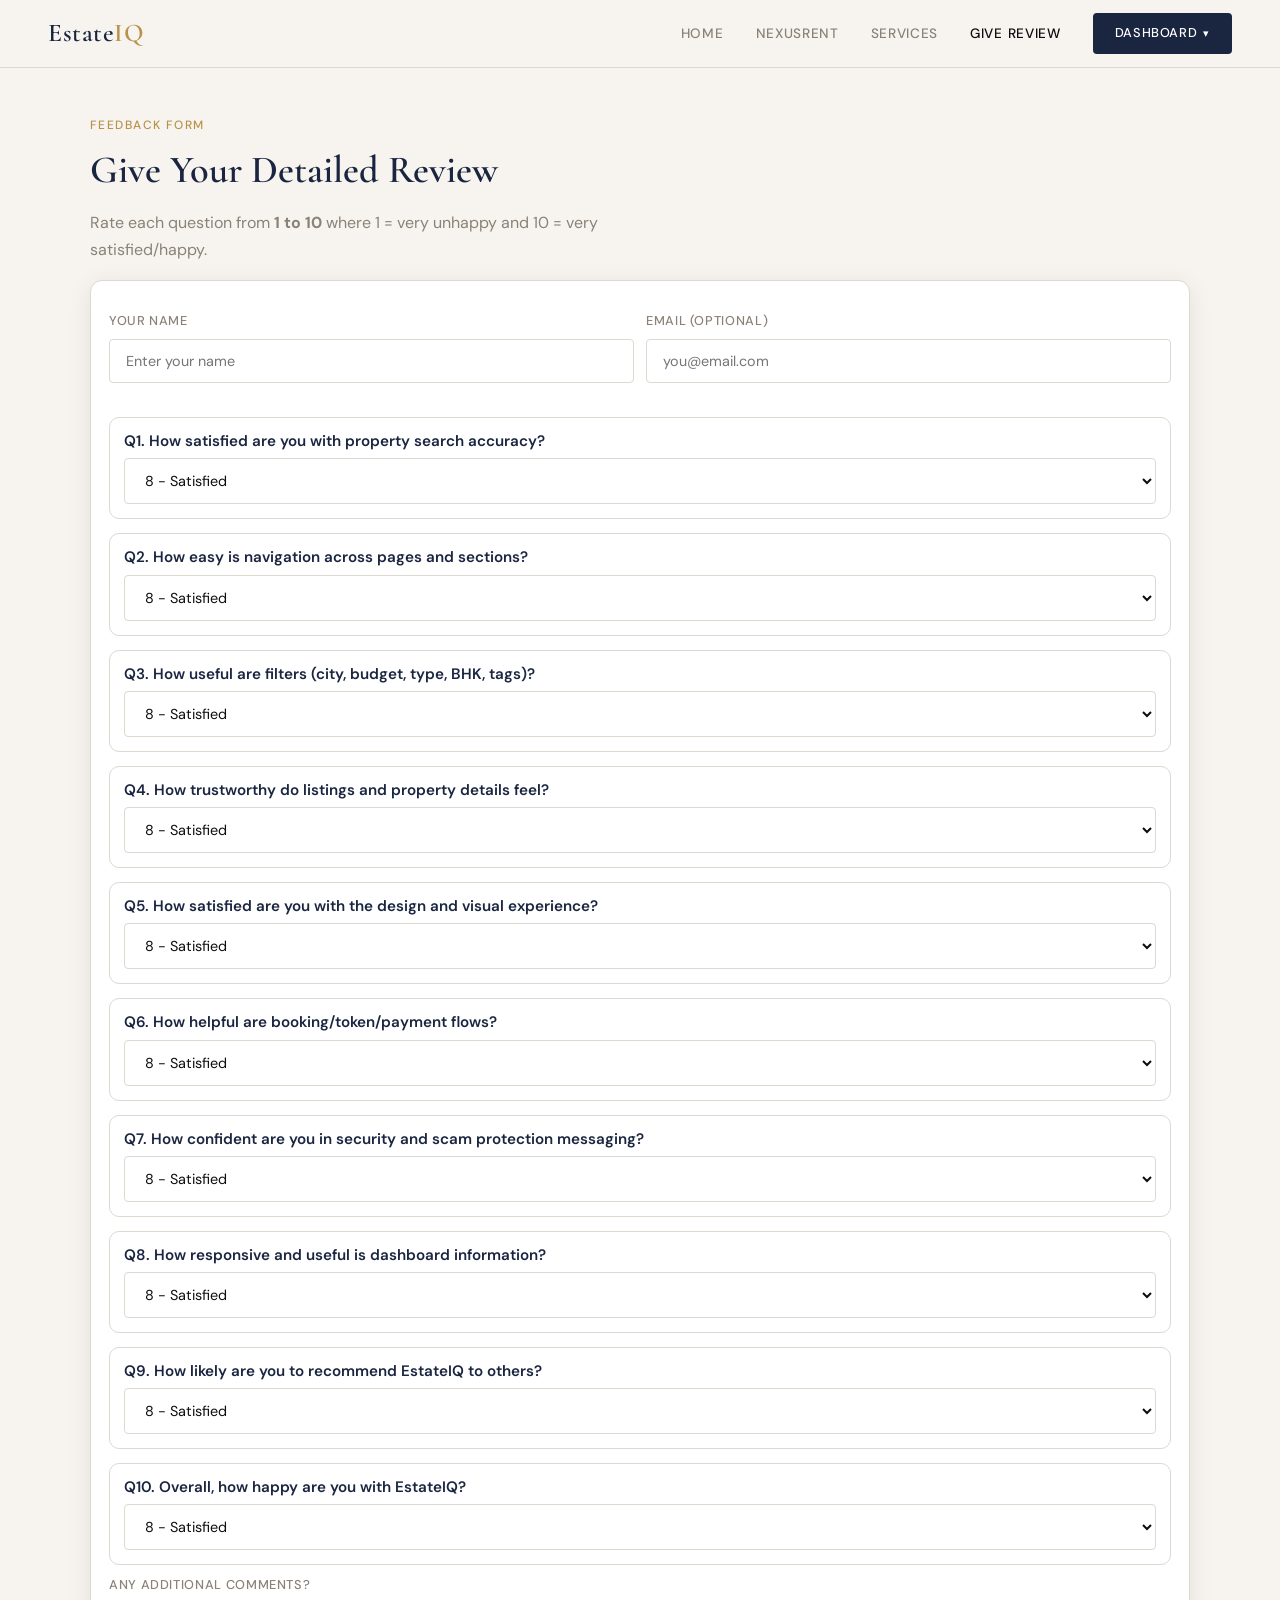
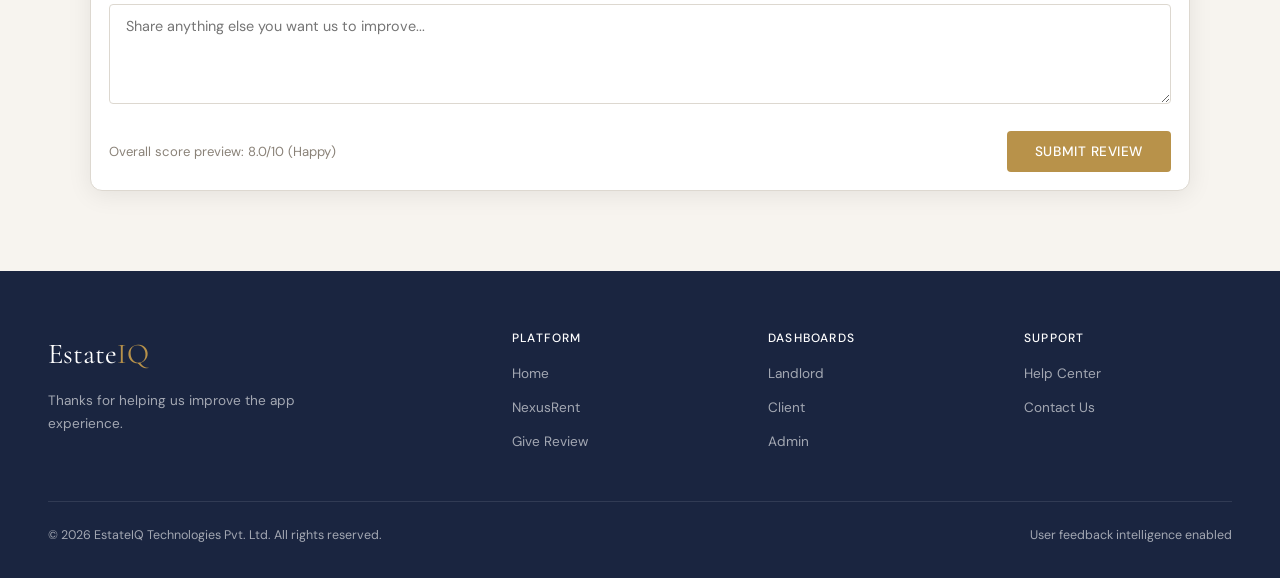
<file: give-review.html>
<!DOCTYPE html>
<html lang="en">

<head>
  <meta charset="UTF-8" />
  <meta name="viewport" content="width=device-width, initial-scale=1.0" />
  <title>Give Review | EstateIQ</title>
  <link rel="stylesheet" href="style.css" />
  <style>
    .review-wrap {
      max-width: 1100px;
      margin: 0 auto;
    }

    .review-grid {
      display: grid;
      grid-template-columns: 1fr;
      gap: 14px;
      margin-top: 14px;
    }

    .review-item {
      border: 1px solid var(--border);
      border-radius: 10px;
      padding: 14px;
      background: var(--white);
    }

    .review-item h4 {
      margin-bottom: 8px;
      color: var(--navy);
      font-size: 0.95rem;
      font-family: 'DM Sans', sans-serif;
    }

    .review-meta {
      margin-top: 12px;
      display: grid;
      grid-template-columns: 1fr 1fr;
      gap: 12px;
    }

    .review-result {
      margin-top: 14px;
      border: 1px solid var(--border);
      background: var(--paper);
      border-radius: 10px;
      padding: 12px;
      color: var(--ink);
      font-size: 0.9rem;
    }

    @media (max-width: 900px) {
      .review-meta {
        grid-template-columns: 1fr;
      }
    }
  </style>
</head>

<body>
  <nav>
    <a href="index.html" class="nav-logo">Estate<span>IQ</span></a>
    <div class="nav-links">
      <a href="index.html">Home</a>
      <a href="nexusrent.html">NexusRent</a>
      <a href="services.html">Services</a>
      <a href="give-review.html" class="active">Give Review</a>
      <div class="nav-dropdown">
        <a href="#" class="nav-cta nav-dropdown-toggle">Dashboard</a>
        <div class="nav-dropdown-menu">
          <a href="landowner.html">Landlord</a>
          <a href="client.html">Client (Tenant)</a>
          <a href="admin.html">Admin</a>
        </div>
      </div>
    </div>
  </nav>

  <section class="section" style="padding-top:48px;">
    <div class="container review-wrap">
      <div class="section-label">Feedback Form</div>
      <h1 class="section-title" style="font-size:2.4rem;">Give Your Detailed Review</h1>
      <p class="section-sub">Rate each question from <strong>1 to 10</strong> where 1 = very unhappy and 10 = very satisfied/happy.</p>

      <div class="dashboard-card" style="margin-top:16px;">
        <div class="review-meta">
          <div class="form-group">
            <label class="form-label">Your Name</label>
            <input type="text" class="form-input" id="review-user-name" placeholder="Enter your name" />
          </div>
          <div class="form-group">
            <label class="form-label">Email (optional)</label>
            <input type="email" class="form-input" id="review-user-email" placeholder="you@email.com" />
          </div>
        </div>

        <div id="review-questions" class="review-grid"></div>

        <div class="form-group" style="margin-top:10px;">
          <label class="form-label">Any additional comments?</label>
          <textarea class="form-textarea" id="review-extra" rows="4" placeholder="Share anything else you want us to improve..."></textarea>
        </div>

        <div style="display:flex;justify-content:space-between;align-items:center;gap:10px;flex-wrap:wrap;margin-top:12px;">
          <div id="review-live-score" class="metric-sub">Overall score preview: —</div>
          <button type="button" id="submit-detailed-review" class="btn btn-primary">Submit Review</button>
        </div>

        <div id="review-submit-status" class="review-result" style="display:none;"></div>
      </div>
    </div>
  </section>

  <footer>
    <div class="footer-grid">
      <div>
        <div class="footer-logo">Estate<span>IQ</span></div>
        <div class="footer-tagline">Thanks for helping us improve the app experience.</div>
      </div>
      <div class="footer-col">
        <h4>Platform</h4>
        <ul>
          <li><a href="index.html">Home</a></li>
          <li><a href="nexusrent.html">NexusRent</a></li>
          <li><a href="give-review.html">Give Review</a></li>
        </ul>
      </div>
      <div class="footer-col">
        <h4>Dashboards</h4>
        <ul>
          <li><a href="landowner.html">Landlord</a></li>
          <li><a href="client.html">Client</a></li>
          <li><a href="admin.html">Admin</a></li>
        </ul>
      </div>
      <div class="footer-col">
        <h4>Support</h4>
        <ul>
          <li><a href="#">Help Center</a></li>
          <li><a href="#">Contact Us</a></li>
        </ul>
      </div>
    </div>
    <div class="footer-bottom">
      <span>© 2026 EstateIQ Technologies Pvt. Ltd. All rights reserved.</span>
      <span>User feedback intelligence enabled</span>
    </div>
  </footer>

  <script>
    const REVIEW_KEY = 'estateiqAppReviews';
    const COMMENT_KEY = 'estateiqAppComments';

    const reviewQuestions = [
      'How satisfied are you with property search accuracy?',
      'How easy is navigation across pages and sections?',
      'How useful are filters (city, budget, type, BHK, tags)?',
      'How trustworthy do listings and property details feel?',
      'How satisfied are you with the design and visual experience?',
      'How helpful are booking/token/payment flows?',
      'How confident are you in security and scam protection messaging?',
      'How responsive and useful is dashboard information?',
      'How likely are you to recommend EstateIQ to others?',
      'Overall, how happy are you with EstateIQ?'
    ];

    function readJsonStore(key, fallback = []) {
      try {
        const raw = localStorage.getItem(key);
        if (!raw) return fallback;
        const parsed = JSON.parse(raw);
        return Array.isArray(parsed) ? parsed : fallback;
      } catch (e) {
        return fallback;
      }
    }

    function writeJsonStore(key, value) {
      localStorage.setItem(key, JSON.stringify(value));
    }

    function sentimentFromScore(score) {
      if (score >= 8.5) return 'Very Happy';
      if (score >= 7) return 'Happy';
      if (score >= 5.5) return 'Neutral';
      if (score >= 4) return 'Dissatisfied';
      return 'Very Dissatisfied';
    }

    function questionBucket(score) {
      if (score >= 8) return 'High';
      if (score >= 6) return 'Medium';
      return 'Low';
    }

    function renderReviewQuestions() {
      const wrap = document.getElementById('review-questions');
      wrap.innerHTML = '';

      reviewQuestions.forEach((q, idx) => {
        const card = document.createElement('div');
        card.className = 'review-item';
        card.innerHTML = `
          <h4>Q${idx + 1}. ${q}</h4>
          <select class="form-select review-score" data-question-index="${idx}">
            ${Array.from({ length: 10 }, (_, i) => {
              const score = i + 1;
              const mood = score <= 3 ? 'Very Unhappy' : (score <= 5 ? 'Unhappy' : (score <= 7 ? 'Okay' : (score <= 9 ? 'Satisfied' : 'Very Happy')));
              return `<option value="${score}" ${score === 8 ? 'selected' : ''}>${score} - ${mood}</option>`;
            }).join('')}
          </select>
        `;
        wrap.appendChild(card);
      });
    }

    function getCurrentScores() {
      return Array.from(document.querySelectorAll('.review-score')).map((s) => Number(s.value || 0));
    }

    function renderLiveScore() {
      const scores = getCurrentScores();
      if (!scores.length) return;
      const avg = scores.reduce((sum, v) => sum + v, 0) / scores.length;
      const sentiment = sentimentFromScore(avg);
      const live = document.getElementById('review-live-score');
      if (live) {
        live.textContent = `Overall score preview: ${avg.toFixed(1)}/10 (${sentiment})`;
      }
    }

    function submitDetailedReview() {
      const name = (document.getElementById('review-user-name').value || '').trim() || 'Anonymous User';
      const email = (document.getElementById('review-user-email').value || '').trim();
      const extra = (document.getElementById('review-extra').value || '').trim();
      const scores = getCurrentScores();

      if (scores.length !== 10 || scores.some((v) => !v || v < 1 || v > 10)) {
        return;
      }

      const average = scores.reduce((sum, v) => sum + v, 0) / scores.length;
      const sentiment = sentimentFromScore(average);
      const weakestQuestionIndex = scores.indexOf(Math.min(...scores));
      const strongestQuestionIndex = scores.indexOf(Math.max(...scores));

      const payload = {
        name,
        email,
        answers: scores,
        average: Number(average.toFixed(1)),
        sentiment,
        topConcern: reviewQuestions[weakestQuestionIndex],
        topStrength: reviewQuestions[strongestQuestionIndex],
        buckets: scores.map(questionBucket),
        extraComment: extra,
        submittedAt: new Date().toISOString().slice(0, 10)
      };

      const existing = readJsonStore(REVIEW_KEY, []);
      existing.push(payload);
      writeJsonStore(REVIEW_KEY, existing);

      if (extra) {
        const comments = readJsonStore(COMMENT_KEY, []);
        comments.push({ name, text: extra, submittedAt: payload.submittedAt });
        writeJsonStore(COMMENT_KEY, comments);
      }

      const status = document.getElementById('review-submit-status');
      status.style.display = 'block';
      status.innerHTML = `
        <strong>Thanks for your review!</strong><br/>
        Your average score is <strong>${payload.average}/10</strong> (${payload.sentiment}).<br/>
        Top strength: <strong>${payload.topStrength}</strong><br/>
        Key improvement area: <strong>${payload.topConcern}</strong>
      `;
    }

    renderReviewQuestions();
    renderLiveScore();

    document.querySelectorAll('.review-score').forEach((el) => {
      el.addEventListener('change', renderLiveScore);
      el.addEventListener('input', renderLiveScore);
    });

    const submitBtn = document.getElementById('submit-detailed-review');
    if (submitBtn) submitBtn.addEventListener('click', submitDetailedReview);
  </script>
</body>

</html>
</file>
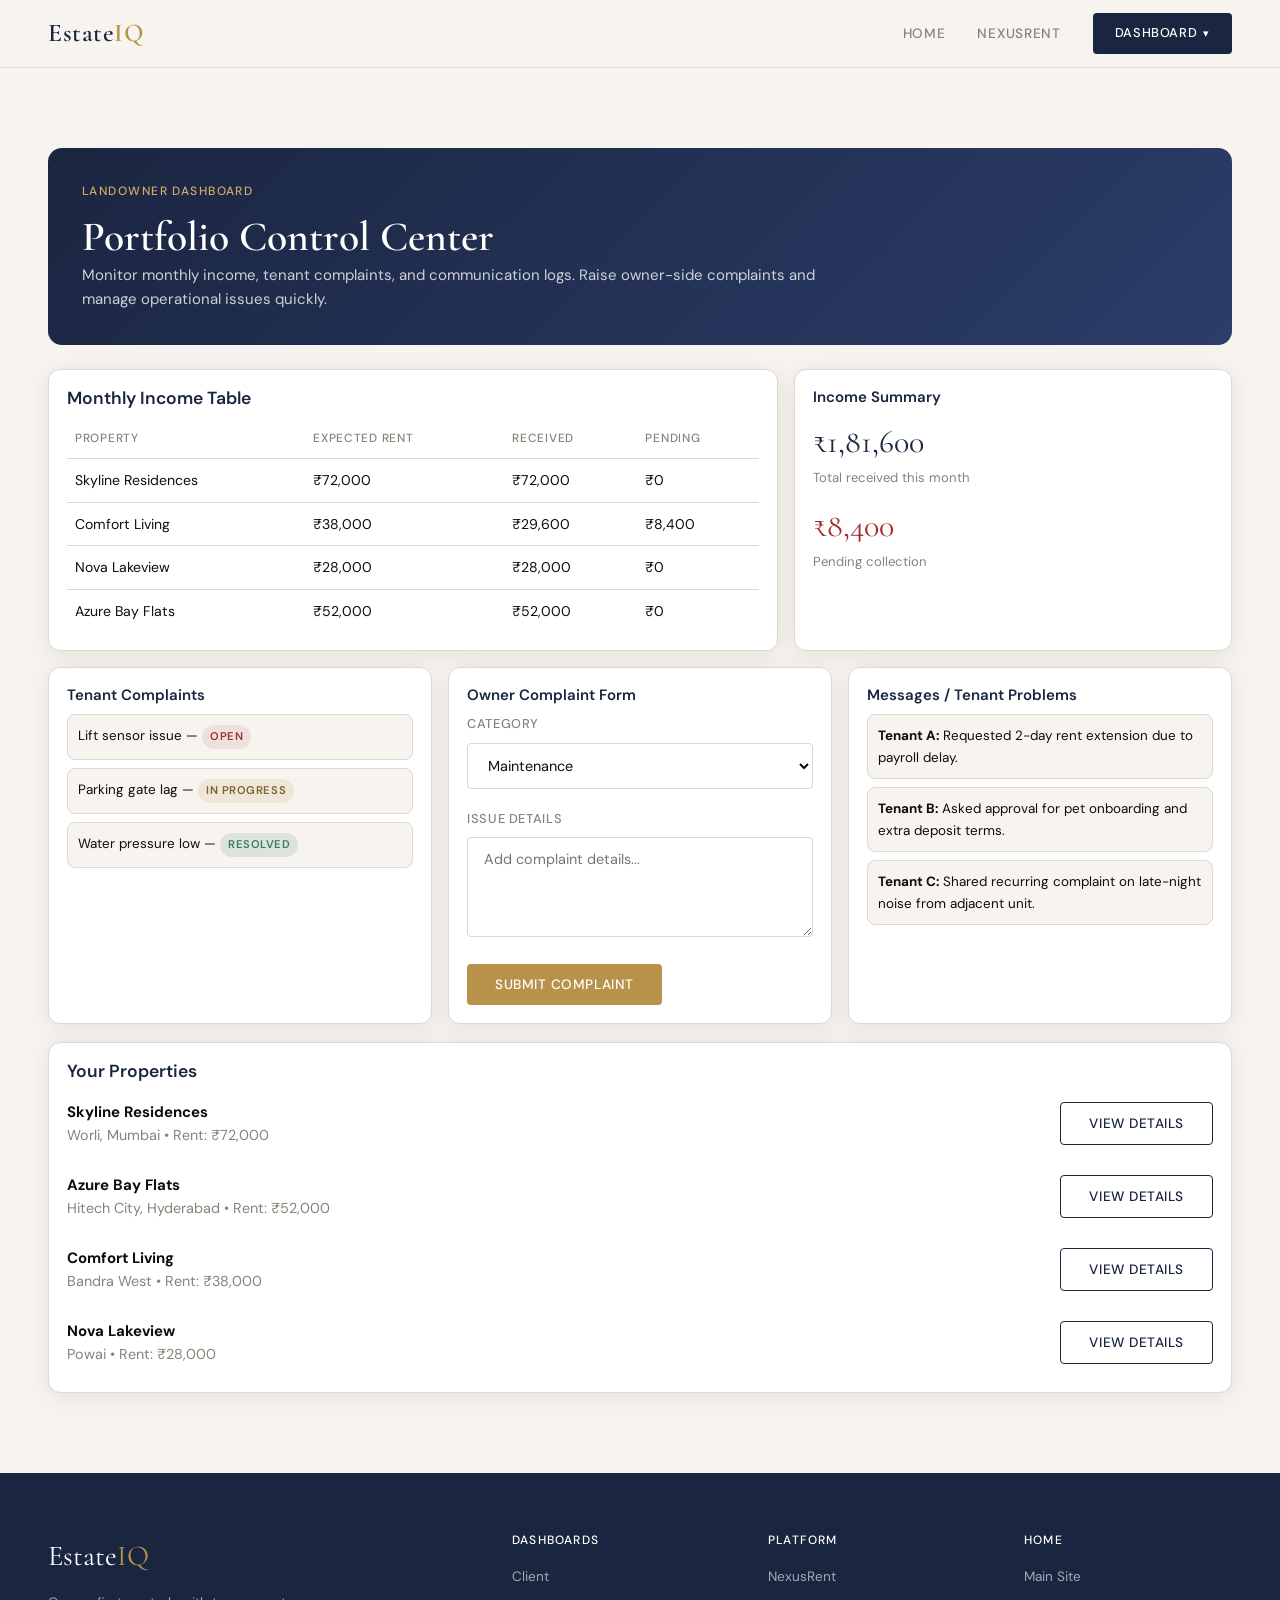
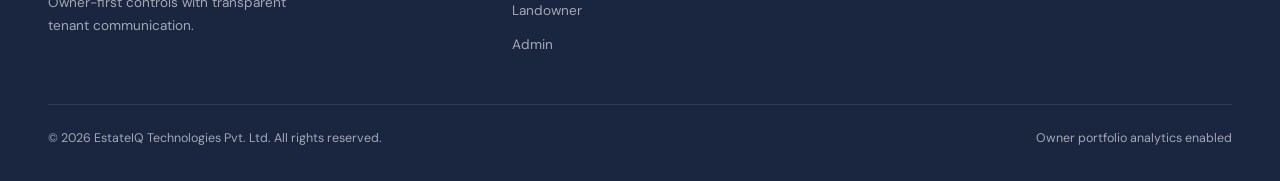
<file: landowner.html>
<!DOCTYPE html>
<html lang="en">

<head>
  <meta charset="UTF-8" />
  <meta name="viewport" content="width=device-width, initial-scale=1.0" />
  <title>Landowner Dashboard | EstateIQ</title>
  <link rel="stylesheet" href="style.css" />
</head>

<body>
  <nav>
    <a href="index.html" class="nav-logo">Estate<span>IQ</span></a>
    <div class="nav-links">
      <a href="index.html">Home</a>
      <a href="nexusrent.html">NexusRent</a>
      <div class="nav-dropdown">
        <a href="#" class="nav-cta nav-dropdown-toggle">Dashboard</a>
        <div class="nav-dropdown-menu">
          <a href="landowner.html" class="active">Landowner</a>
          <a href="client.html">Client (Tenant)</a>
          <a href="admin.html">Admin</a>
        </div>
      </div>
    </div>
  </nav>

  <section class="section">
    <div class="container">
      <div class="dashboard-hero">
        <div class="section-label" style="color:var(--gold-light)">Landowner Dashboard</div>
        <h1 style="font-size:2.6rem">Portfolio Control Center</h1>
        <p>Monitor monthly income, tenant complaints, and communication logs. Raise owner-side complaints and manage operational issues quickly.</p>
      </div>

      <div class="dashboard-grid" style="grid-template-columns:1.25fr 0.75fr;">
        <div class="dashboard-card">
          <h3>Monthly Income Table</h3>
          <table class="dashboard-table">
            <thead>
              <tr>
                <th>Property</th>
                <th>Expected Rent</th>
                <th>Received</th>
                <th>Pending</th>
              </tr>
            </thead>
            <tbody>
              <tr>
                <td>Skyline Residences</td>
                <td>₹72,000</td>
                <td>₹72,000</td>
                <td>₹0</td>
              </tr>
              <tr>
                <td>Comfort Living</td>
                <td>₹38,000</td>
                <td>₹29,600</td>
                <td>₹8,400</td>
              </tr>
              <tr>
                <td>Nova Lakeview</td>
                <td>₹28,000</td>
                <td>₹28,000</td>
                <td>₹0</td>
              </tr>
              <tr>
                <td>Azure Bay Flats</td>
                <td>₹52,000</td>
                <td>₹52,000</td>
                <td>₹0</td>
              </tr>
            </tbody>
          </table>
        </div>

        <div class="dashboard-card">
          <h4>Income Summary</h4>
          <div class="metric-value">₹1,81,600</div>
          <div class="metric-sub">Total received this month</div>
          <div style="height:12px"></div>
          <div class="metric-value" style="color:var(--danger)">₹8,400</div>
          <div class="metric-sub">Pending collection</div>
        </div>
      </div>

      <div class="dashboard-grid" style="margin-top:16px;grid-template-columns:1fr 1fr 1fr;">
        <div class="dashboard-card">
          <h4>Tenant Complaints</h4>
          <ul class="dash-list">
            <li>Lift sensor issue — <span class="status-chip status-open">Open</span></li>
            <li>Parking gate lag — <span class="status-chip status-progress">In Progress</span></li>
            <li>Water pressure low — <span class="status-chip status-ok">Resolved</span></li>
          </ul>
        </div>

        <div class="dashboard-card">
          <h4>Owner Complaint Form</h4>
          <div class="form-group">
            <label class="form-label">Category</label>
            <select class="form-select">
              <option>Maintenance</option>
              <option>Tenant Behavior</option>
              <option>Billing</option>
              <option>Legal</option>
            </select>
          </div>
          <div class="form-group">
            <label class="form-label">Issue Details</label>
            <textarea class="form-textarea" rows="4" placeholder="Add complaint details..."></textarea>
          </div>
          <button class="btn btn-primary">Submit Complaint</button>
        </div>

        <div class="dashboard-card">
          <h4>Messages / Tenant Problems</h4>
          <ul class="dash-list">
            <li><strong>Tenant A:</strong> Requested 2-day rent extension due to payroll delay.</li>
            <li><strong>Tenant B:</strong> Asked approval for pet onboarding and extra deposit terms.</li>
            <li><strong>Tenant C:</strong> Shared recurring complaint on late-night noise from adjacent unit.</li>
          </ul>
        </div>
      </div>
      
      <!-- Properties list for owner -->
      <div style="margin-top:18px;">
        <div class="dashboard-card">
          <h3>Your Properties</h3>
          <div id="owner-properties" style="display:flex;flex-direction:column;gap:10px;margin-top:10px;"></div>
        </div>
      </div>

  <!-- Property detail modal for landowner -->
  <div class="nexus-modal" id="owner-prop-modal" style="z-index:500;">
        <div class="nexus-modal-card" style="width:80vw;max-width:1000px;">
          <div style="position:relative;">
            <button id="owner-prop-close" class="nexus-modal-close" style="position:absolute;right:8px;top:8px;">✕</button>
          </div>
          <div class="nexus-modal-content">
            <div class="section-label">Property Details</div>
            <h3 id="owner-prop-title">Property</h3>
            <p id="owner-prop-location" style="color:var(--muted)"></p>

            <div style="display:grid;grid-template-columns:1fr 320px;gap:16px;margin-top:10px;">
              <div>
                <h4>Tenants</h4>
                <div id="owner-tenant-list" style="display:flex;flex-direction:column;gap:8px;margin-top:6px;"></div>

                <h4 style="margin-top:12px;">Agreement</h4>
                <div id="owner-agreement" style="color:var(--muted);font-size:0.95rem;margin-top:6px;"></div>
                <div style="margin-top:6px;color:var(--muted);">Lease: <span id="owner-lease"></span></div>
              </div>

              <div>
                <h4>Recent Rent Payments</h4>
                <div id="owner-payments" style="display:flex;flex-direction:column;gap:8px;margin-top:6px;"></div>

                <h4 style="margin-top:12px;">Bills & Collections</h4>
                <div id="owner-bills" style="display:flex;flex-direction:column;gap:8px;margin-top:6px;"></div>

                <div style="margin-top:12px;">
                  <h4>Occupancy</h4>
                  <div id="owner-occupants" style="font-weight:600;margin-top:6px"></div>
                </div>
              </div>
            </div>

            <div style="margin-top:12px;display:flex;gap:8px;">
              <button id="owner-download-invoices" class="btn btn-outline">Download All Invoices</button>
              <button id="owner-mark-paid" class="btn btn-primary">Mark Month Paid</button>
            </div>
          </div>
        </div>
      </div>

    <!-- New floating window (landlord) - 80% size, data-only, no photo -->
    <div id="owner-floating" class="owner-floating" aria-hidden="true">
      <div class="owner-floating-card">
        <button id="owner-floating-close" class="nexus-modal-close" aria-label="Close">✕</button>
        <div class="owner-floating-body">
          <div class="owner-floating-left">
            <div class="section-label">PROPERTY DETAILS</div>
            <h2 id="floating-title">Property</h2>
            <div id="floating-location" style="color:var(--muted);margin-bottom:12px;"></div>

            <h4>Tenants</h4>
            <div id="floating-tenants" style="display:flex;flex-direction:column;gap:10px;margin-top:8px;"></div>

            <h4 style="margin-top:12px;">Agreement</h4>
            <div id="floating-agreement" style="color:var(--muted);margin-top:6px;"></div>
            <div style="margin-top:8px;color:var(--muted);">Lease: <span id="floating-lease"></span></div>
          </div>

          <div class="owner-floating-right">
            <h4>Recent Rent Payments</h4>
            <div id="floating-payments" style="display:flex;flex-direction:column;gap:10px;margin-top:8px;"></div>

            <h4 style="margin-top:12px;">Bills</h4>
            <div id="floating-bills" style="display:flex;flex-direction:column;gap:10px;margin-top:8px;"></div>
          </div>
        </div>
      </div>
    </div>
    </div>
  </section>

  <script>
    // Sample owner properties data
    const ownerProperties = [
      {
        id: 'p1',
        name: 'Skyline Residences',
        location: 'Worli, Mumbai',
        rent: 72000,
        lease: 'Jan 2026 — Dec 2026',
        agreement: 'No pets without approval. Minor repairs tenant responsibility under ₹2,000.',
        tenants: [
          { name: 'Amit Kumar', phone: '+91 90000 11111', email: 'amit@example.com' },
          { name: 'Sneha Rao', phone: '+91 90000 22222', email: 'sneha@example.com' }
        ],
        bills: [ {name: 'Electricity', amount: 4500}, {name: 'Water', amount: 800}, {name:'WiFi', amount: 999} ],
        payments: [ {month:'Mar 2026', amount:72000, paid:true}, {month:'Feb 2026', amount:72000, paid:true}, {month:'Jan 2026', amount:72000, paid:true} ]
      },
      {
        id: 'p2',
        name: 'Azure Bay Flats',
        location: 'Hitech City, Hyderabad',
        rent: 52000,
        lease: 'May 2026 — Apr 2027',
        agreement: 'Standard lease.',
        tenants: [
          { name: 'Vikram Singh', phone: '+91 99876 44321', email: 'vikram@landlord.com' }
        ],
        bills: [ {name: 'Electricity', amount: 3200}, {name:'WiFi', amount:999} ],
        payments: [ {month:'Mar 2026', amount:52000, paid:true}, {month:'Feb 2026', amount:52000, paid:true}, {month:'Jan 2026', amount:52000, paid:true} ]
      }
      ,
      {
        id: 'p3',
        name: 'Comfort Living',
        location: 'Bandra West',
        rent: 38000,
        lease: 'Feb 2026 — Jan 2027',
        agreement: 'No subletting without approval.',
        tenants: [
          { name: 'Sana Kapoor', phone: '+91 98888 33444', email: 'sana@tenant.com' },
          { name: 'Riya Mehta', phone: '+91 97777 44555', email: 'riya@tenant.com' }
        ],
        bills: [ {name: 'Electricity', amount: 2600}, {name:'WiFi', amount:999}, {name:'Water', amount:700} ],
        payments: [ {month:'Mar 2026', amount:38000, paid:true}, {month:'Feb 2026', amount:38000, paid:false}, {month:'Jan 2026', amount:38000, paid:true} ]
      },
      {
        id: 'p4',
        name: 'Nova Lakeview',
        location: 'Powai',
        rent: 28000,
        lease: 'Mar 2026 — Feb 2027',
        agreement: 'Standard co-living agreement.',
        tenants: [
          { name: 'Karan Singh', phone: '+91 96666 55444', email: 'karan@tenant.com' }
        ],
        bills: [ {name: 'Electricity', amount: 2200}, {name:'Water', amount:650} ],
        payments: [ {month:'Mar 2026', amount:28000, paid:true}, {month:'Feb 2026', amount:28000, paid:true}, {month:'Jan 2026', amount:28000, paid:true} ]
      }
    ];

    const ownerContainer = document.getElementById('owner-properties');
    const modal = document.getElementById('owner-prop-modal');
    const modalClose = document.getElementById('owner-prop-close');

    function renderOwnerProperties(){
      ownerContainer.innerHTML = '';
      ownerProperties.forEach(p => {
        const row = document.createElement('div');
        row.style.display='flex'; row.style.justifyContent='space-between'; row.style.alignItems='center'; row.style.padding='8px 0';
        row.innerHTML = `<div><strong>${p.name}</strong><div style="font-size:0.9rem;color:var(--muted)"> ${p.location} • Rent: ₹${p.rent.toLocaleString('en-IN')}</div></div>`;
  const btn = document.createElement('button'); btn.className='btn btn-outline'; btn.textContent='View Details';
  btn.addEventListener('click', ()=> openOwnerFloating(p.id));
        row.appendChild(btn);
        ownerContainer.appendChild(row);
      });
    }

    function openOwnerModal(id){
      const p = ownerProperties.find(x=>x.id===id);
      if(!p) return;
      document.getElementById('owner-prop-title').textContent = p.name;
      document.getElementById('owner-prop-location').textContent = p.location;
      document.getElementById('owner-agreement').textContent = p.agreement || '—';
      document.getElementById('owner-lease').textContent = p.lease || '—';
      document.getElementById('owner-occupants').textContent = `${p.tenants.length} tenants`;

      const tlist = document.getElementById('owner-tenant-list'); tlist.innerHTML='';
      p.tenants.forEach(t => {
        const item = document.createElement('div'); item.style.display='flex'; item.style.justifyContent='space-between'; item.style.alignItems='center';
        item.innerHTML = `<div><strong>${t.name}</strong><div style="font-size:0.88rem;color:var(--muted)">${t.email || ''} • ${t.phone || ''}</div></div>`;
        tlist.appendChild(item);
      });

      const billsEl = document.getElementById('owner-bills'); billsEl.innerHTML='';
      p.bills.forEach(b => {
        const row = document.createElement('div'); row.style.display='flex'; row.style.justifyContent='space-between'; row.style.alignItems='center'; row.style.padding='6px 0';
        row.innerHTML = `<div><strong>${b.name}</strong><div style="font-size:0.9rem;color:var(--muted)">Total: ₹${b.amount.toLocaleString('en-IN')} • Each: ₹${Math.round(b.amount / Math.max(1,p.tenants.length)).toLocaleString('en-IN')}</div></div>`;
        const dl = document.createElement('button'); dl.className='btn btn-outline'; dl.textContent='Invoice';
        dl.addEventListener('click', ()=> generateInvoiceForOwner(p, b));
        row.appendChild(dl);
        billsEl.appendChild(row);
      });

      // render recent payments
      const paymentsEl = document.getElementById('owner-payments'); paymentsEl.innerHTML = '';
      (p.payments || []).forEach(pay => {
        const perTenant = Math.round(pay.amount / Math.max(1, p.tenants.length));
        const row = document.createElement('div'); row.style.display='flex'; row.style.justifyContent='space-between'; row.style.alignItems='center'; row.style.padding='6px 0';
        row.innerHTML = `<div><strong>${pay.month}</strong><div style="font-size:0.9rem;color:var(--muted)">Total: ₹${pay.amount.toLocaleString('en-IN')} • Each: ₹${perTenant.toLocaleString('en-IN')}</div></div>`;
        const dl = document.createElement('button'); dl.className='btn btn-outline'; dl.textContent='Download Invoice';
        dl.addEventListener('click', ()=> generateInvoiceForPayment(p, pay));
        row.appendChild(dl);
        paymentsEl.appendChild(row);
      });

      modal.classList.add('active');
    }

    // New floating window functions (80% size, no photo)
    const floating = document.getElementById('owner-floating');
    const floatingClose = document.getElementById('owner-floating-close');

    function openOwnerFloating(id){
      const p = ownerProperties.find(x=>x.id===id);
      if(!p) return;
      document.getElementById('floating-title').textContent = p.name;
      document.getElementById('floating-location').textContent = p.location || '';
      document.getElementById('floating-agreement').textContent = p.agreement || '—';
      document.getElementById('floating-lease').textContent = p.lease || '—';

      const tEl = document.getElementById('floating-tenants'); tEl.innerHTML='';
      p.tenants.forEach(t => {
        const d = document.createElement('div'); d.style.padding='6px 0';
        d.innerHTML = `<strong style="display:block;color:var(--navy)">${t.name}</strong><div style="color:var(--muted);font-size:0.9rem;margin-top:6px">${t.email||''} • ${t.phone||''}</div>`;
        tEl.appendChild(d);
      });

      const payEl = document.getElementById('floating-payments'); payEl.innerHTML='';
      (p.payments||[]).forEach(pay => {
        const per = Math.round(pay.amount / Math.max(1,p.tenants.length));
        const row = document.createElement('div'); row.style.display='flex'; row.style.justifyContent='space-between'; row.style.alignItems='center'; row.style.gap='8px';
        row.innerHTML = `<div><strong>${pay.month}</strong><div style="color:var(--muted);font-size:0.9rem">Total: ₹${pay.amount.toLocaleString('en-IN')} • Each: ₹${per.toLocaleString('en-IN')}</div></div>`;
        const dl = document.createElement('button'); dl.className='btn btn-outline'; dl.textContent='Download Invoice'; dl.addEventListener('click', ()=> generateInvoiceForPayment(p,pay));
        row.appendChild(dl);
        payEl.appendChild(row);
      });

      const billsEl = document.getElementById('floating-bills'); billsEl.innerHTML='';
      (p.bills||[]).forEach(b => {
        const per = Math.round(b.amount / Math.max(1,p.tenants.length));
        const row = document.createElement('div'); row.style.display='flex'; row.style.justifyContent='space-between'; row.style.alignItems='center'; row.style.gap='8px';
        row.innerHTML = `<div><strong>${b.name}</strong><div style="color:var(--muted);font-size:0.9rem">Total: ₹${b.amount.toLocaleString('en-IN')} • Each: ₹${per.toLocaleString('en-IN')}</div></div>`;
        const dl = document.createElement('button'); dl.className='btn btn-outline'; dl.textContent='Invoice'; dl.addEventListener('click', ()=> generateInvoiceForOwner(p,b));
        row.appendChild(dl);
        billsEl.appendChild(row);
      });

      // show floating window
      if(floating){ floating.setAttribute('aria-hidden','false'); floating.classList.add('active'); }
    }

    function closeOwnerFloating(){ if(floating){ floating.classList.remove('active'); floating.setAttribute('aria-hidden','true'); } }
    if(floatingClose) floatingClose.addEventListener('click', closeOwnerFloating);
    if(floating) floating.addEventListener('click', (ev)=>{ if(ev.target===floating) closeOwnerFloating(); });

    function closeOwnerModal(){ modal.classList.remove('active'); }
    if(modalClose) modalClose.addEventListener('click', closeOwnerModal);
    modal.addEventListener('click', (ev)=>{ if(ev.target===modal) closeOwnerModal(); });

    function generateInvoiceForOwner(prop, bill){
      const content = `Invoice - ${bill.name}\nProperty: ${prop.name}\nTotal: ₹${bill.amount}\nPer tenant: ₹${Math.round(bill.amount/Math.max(1,prop.tenants.length))}`;
      const blob = new Blob([content], { type: 'text/plain' });
      const url = URL.createObjectURL(blob); const a = document.createElement('a'); a.href=url; a.download = `${prop.name.replace(/\s+/g,'-')}-${bill.name}.txt`; document.body.appendChild(a); a.click(); a.remove(); URL.revokeObjectURL(url);
    }

    function generateInvoiceForPayment(prop, payment){
      const content = `Invoice - ${payment.month}\nProperty: ${prop.name}\nTotal: ₹${payment.amount}\nPer tenant: ₹${Math.round(payment.amount/Math.max(1,prop.tenants.length))}`;
      const blob = new Blob([content], { type: 'text/plain' });
      const url = URL.createObjectURL(blob); const a = document.createElement('a'); a.href=url; a.download = `${prop.name.replace(/\s+/g,'-')}-${payment.month.replace(/\s+/g,'-')}.txt`; document.body.appendChild(a); a.click(); a.remove(); URL.revokeObjectURL(url);
    }

    // placeholder: mark month paid (owner-side)
    const markPaidBtn = document.getElementById('owner-mark-paid');
    if(markPaidBtn) markPaidBtn.addEventListener('click', ()=>{ alert('Marked month paid (demo). In a real app this would trigger accounting and notifications).'); });
    const dlAllBtn = document.getElementById('owner-download-invoices');
    if(dlAllBtn) dlAllBtn.addEventListener('click', ()=>{ ownerProperties.forEach(p=> p.bills.forEach(b=> generateInvoiceForOwner(p,b))); alert('Downloaded invoices (as .txt)'); });

    renderOwnerProperties();
  </script>

  <footer>
    <div class="footer-grid">
      <div>
        <div class="footer-logo">Estate<span>IQ</span></div>
        <div class="footer-tagline">Owner-first controls with transparent tenant communication.</div>
      </div>
      <div class="footer-col">
        <h4>Dashboards</h4>
        <ul>
          <li><a href="client.html">Client</a></li>
          <li><a href="landowner.html">Landowner</a></li>
          <li><a href="admin.html">Admin</a></li>
        </ul>
      </div>
      <div class="footer-col">
        <h4>Platform</h4>
        <ul>
          <li><a href="nexusrent.html">NexusRent</a></li>
        </ul>
      </div>
      <div class="footer-col">
        <h4>Home</h4>
        <ul>
          <li><a href="index.html">Main Site</a></li>
        </ul>
      </div>
    </div>
    <div class="footer-bottom">
      <span>© 2026 EstateIQ Technologies Pvt. Ltd. All rights reserved.</span>
      <span>Owner portfolio analytics enabled</span>
    </div>
  </footer>
</body>

</html>
</file>
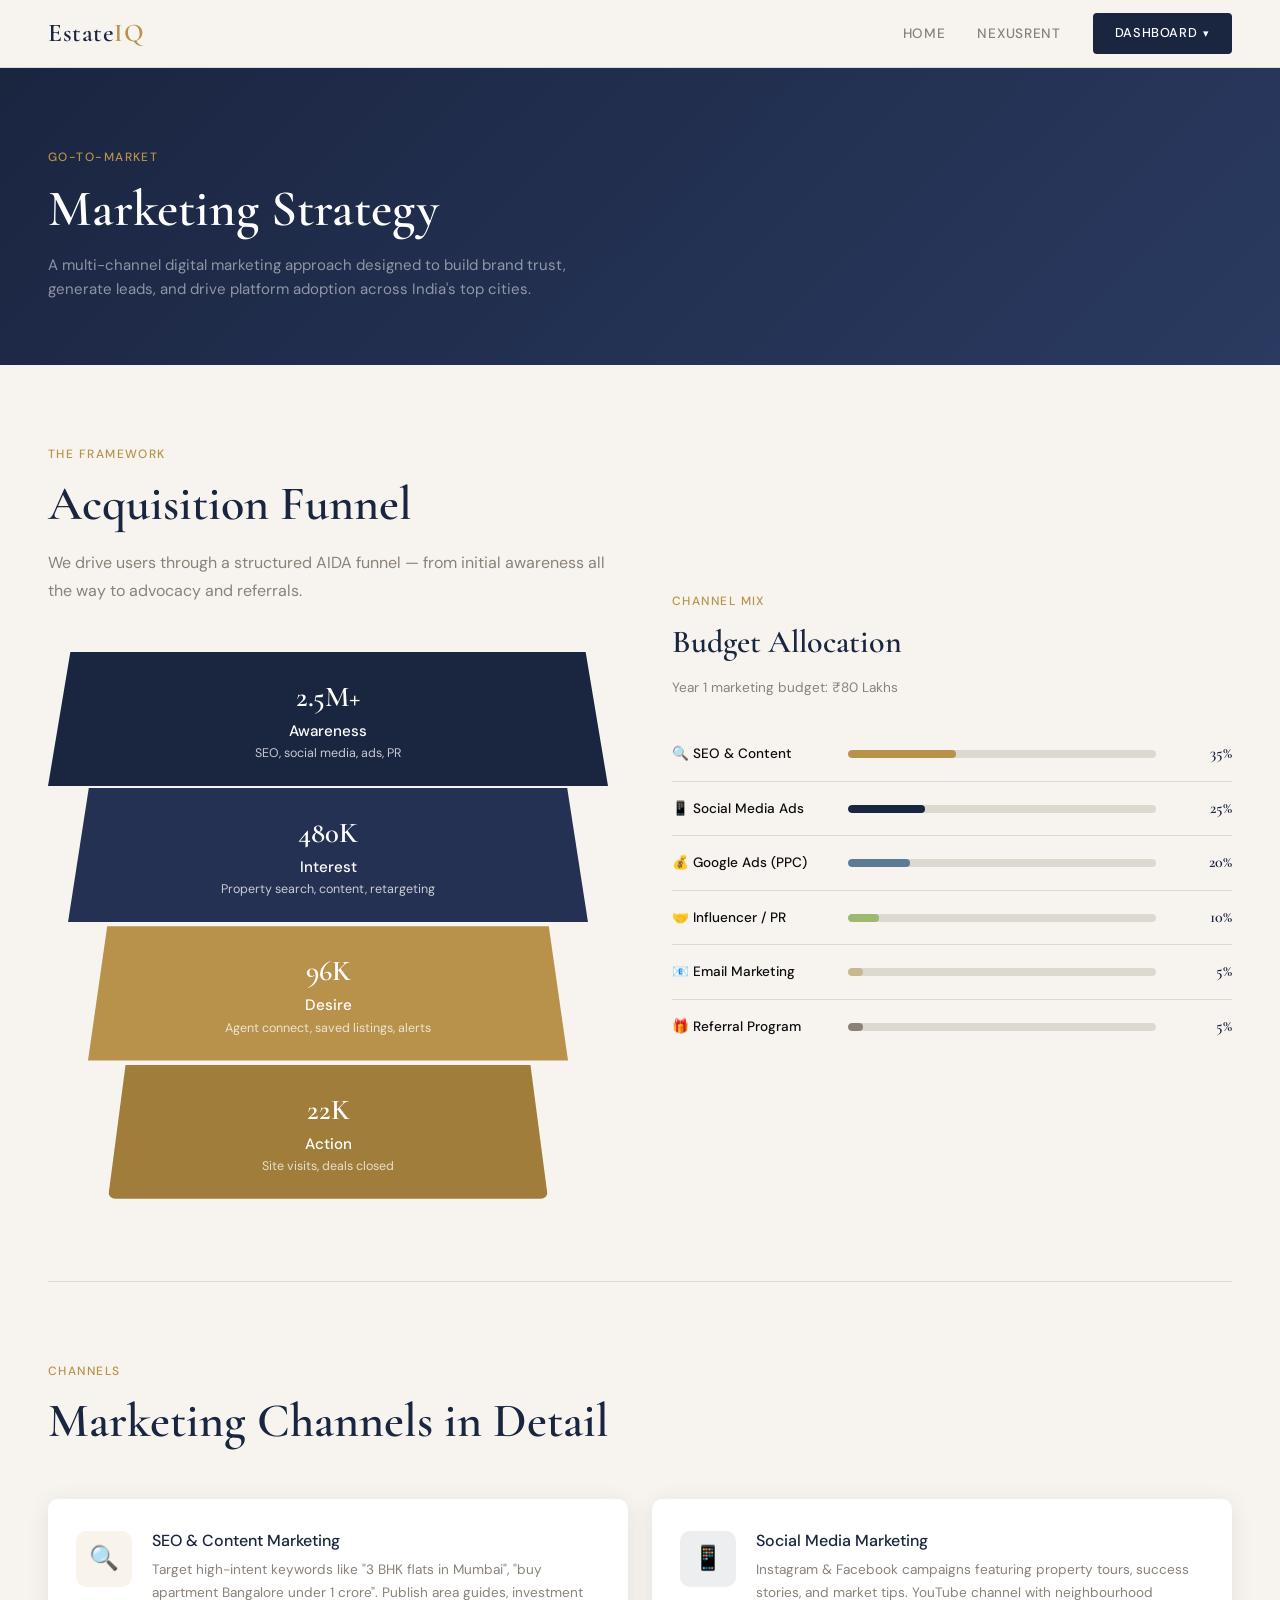
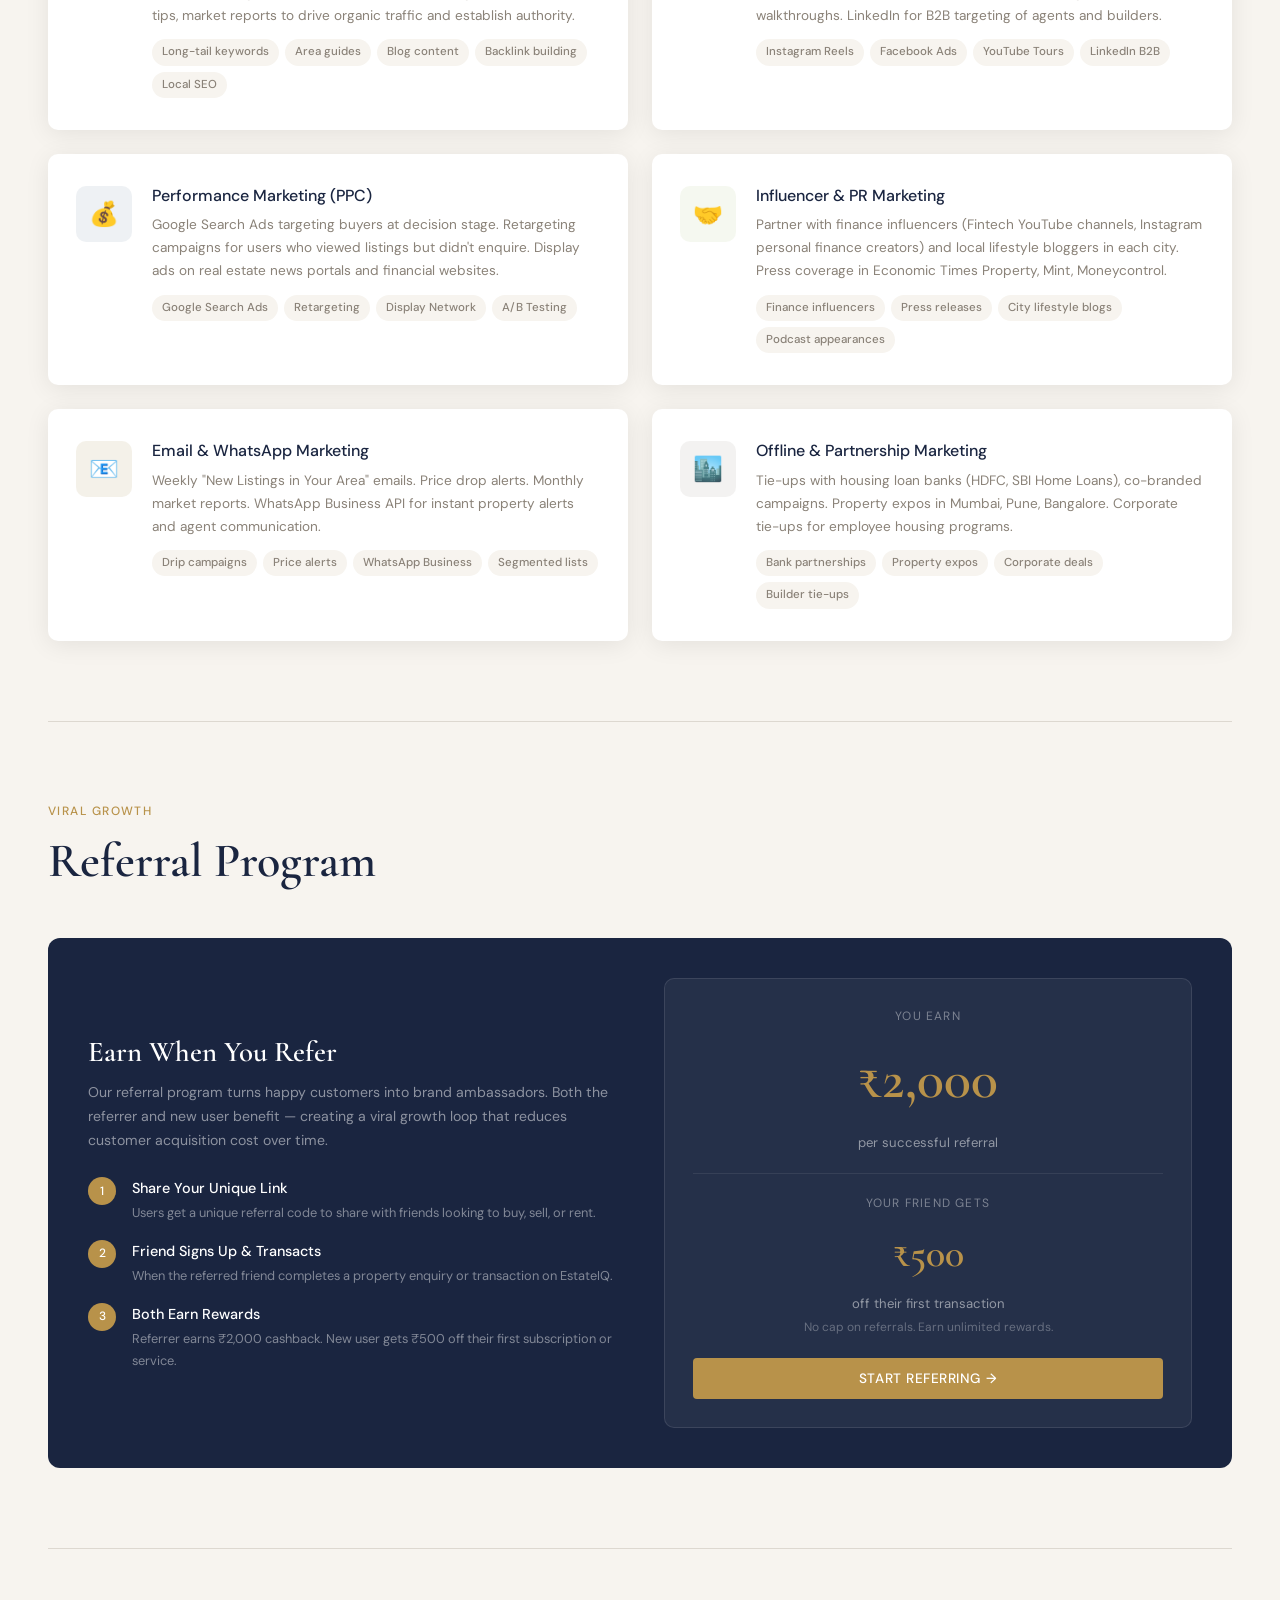
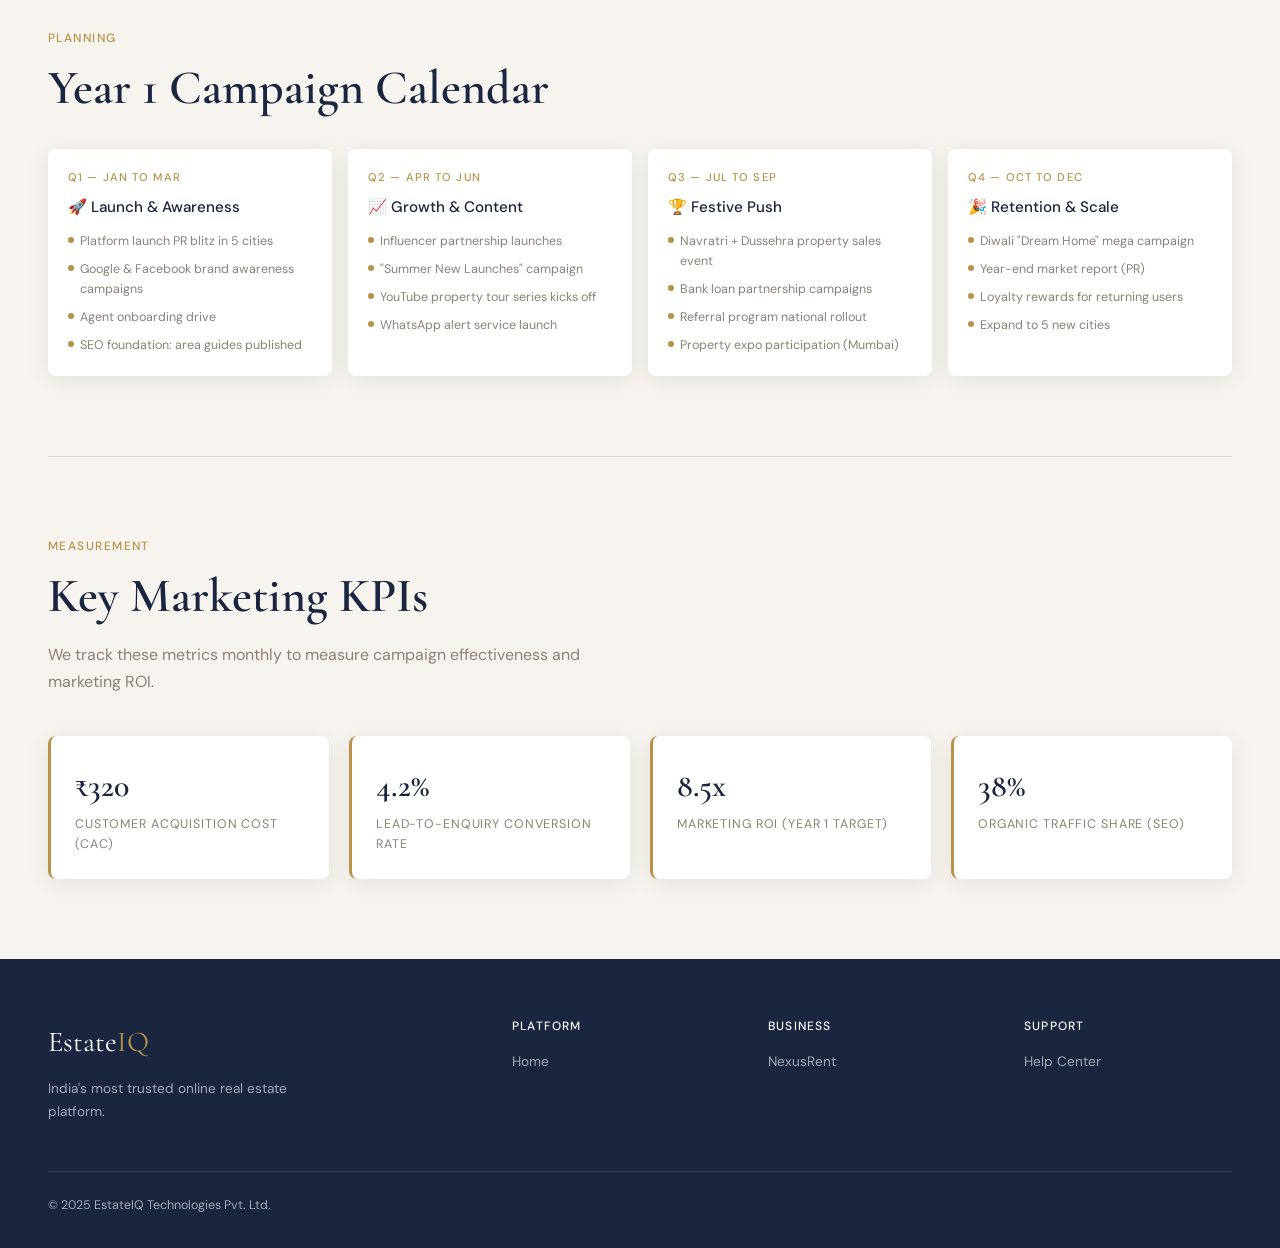
<file: marketing.html>
<!DOCTYPE html>
<html lang="en">
<head>
  <meta charset="UTF-8"/>
  <meta name="viewport" content="width=device-width, initial-scale=1.0"/>
  <title>Marketing Strategy — EstateIQ</title>
  <link rel="stylesheet" href="style.css"/>
  <style>
    .page-hero {
      background: linear-gradient(135deg, var(--navy) 0%, #2a3a60 100%);
      padding: 80px 48px 64px;
      position: relative; overflow: hidden;
    }
    .page-hero h1 { color: var(--white); font-size: 3.2rem; margin-bottom: 12px; }
    .page-hero p { color: rgba(255,255,255,0.5); max-width: 560px; }

    .funnel-wrap {
      display: flex;
      flex-direction: column;
      align-items: center;
      gap: 0;
      margin-top: 48px;
    }
    .funnel-stage {
      text-align: center;
      padding: 22px 40px;
      color: var(--white);
      cursor: default;
      transition: filter 0.2s;
      clip-path: polygon(4% 0%, 96% 0%, 100% 100%, 0% 100%);
    }
    .funnel-stage:hover { filter: brightness(1.1); }
    .funnel-stage h4 { font-family: 'DM Sans', sans-serif; font-size: 0.95rem; font-weight: 500; margin-bottom: 4px; }
    .funnel-stage p { font-size: 0.78rem; opacity: 0.75; }
    .funnel-num { font-family: 'Cormorant Garamond', serif; font-size: 1.8rem; font-weight: 600; margin-bottom: 2px; }

    .strat-grid {
      display: grid;
      grid-template-columns: repeat(2, 1fr);
      gap: 24px;
      margin-top: 48px;
    }
    .strat-card {
      background: var(--white);
      border-radius: 10px;
      padding: 32px 28px;
      box-shadow: var(--card-shadow);
      display: grid;
      grid-template-columns: 56px 1fr;
      gap: 20px;
    }
    .strat-icon-box {
      width: 56px; height: 56px;
      border-radius: 10px;
      display: flex; align-items: center; justify-content: center;
      font-size: 1.5rem;
      flex-shrink: 0;
    }
    .strat-card h3 { font-family: 'DM Sans', sans-serif; font-size: 1rem; font-weight: 500; margin-bottom: 8px; color: var(--navy); }
    .strat-card p { font-size: 0.85rem; color: var(--muted); line-height: 1.7; margin-bottom: 12px; }
    .strat-tactics { display: flex; flex-wrap: wrap; gap: 6px; }
    .tactic-chip {
      padding: 4px 10px;
      background: var(--paper);
      border-radius: 20px;
      font-size: 0.72rem;
      color: var(--muted);
      font-weight: 500;
    }

    /* CHANNEL MIX */
    .channel-bar-row {
      display: grid;
      grid-template-columns: 160px 1fr 60px;
      gap: 16px;
      align-items: center;
      padding: 14px 0;
      border-bottom: 1px solid var(--border);
    }
    .channel-bar-row:last-child { border-bottom: none; }
    .channel-name { font-size: 0.85rem; font-weight: 500; color: var(--ink); }
    .channel-bar-bg { height: 8px; background: var(--border); border-radius: 4px; overflow: hidden; }
    .channel-bar-fill { height: 100%; border-radius: 4px; }
    .channel-pct { font-family: 'Cormorant Garamond', serif; font-size: 1rem; font-weight: 600; color: var(--navy); text-align: right; }

    /* CAMPAIGN CALENDAR */
    .cal-grid {
      display: grid;
      grid-template-columns: repeat(4, 1fr);
      gap: 16px;
      margin-top: 32px;
    }
    .cal-quarter {
      background: var(--white);
      border-radius: 8px;
      padding: 20px;
      box-shadow: var(--card-shadow);
    }
    .cal-q-label { font-size: 0.7rem; font-weight: 500; text-transform: uppercase; letter-spacing: 0.1em; color: var(--gold); margin-bottom: 8px; }
    .cal-q-title { font-family: 'DM Sans', sans-serif; font-size: 0.95rem; font-weight: 500; color: var(--navy); margin-bottom: 12px; }
    .cal-items { display: flex; flex-direction: column; gap: 8px; }
    .cal-item { font-size: 0.78rem; color: var(--muted); display: flex; align-items: flex-start; gap: 6px; }
    .cal-dot { width: 6px; height: 6px; border-radius: 50%; background: var(--gold); margin-top: 5px; flex-shrink: 0; }

    /* KPIs */
    .kpi-grid { display: grid; grid-template-columns: repeat(4, 1fr); gap: 20px; margin-top: 40px; }
    .kpi-card { background: var(--white); border-radius: 8px; padding: 24px; box-shadow: var(--card-shadow); border-left: 3px solid var(--gold); }
    .kpi-val { font-family: 'Cormorant Garamond', serif; font-size: 2rem; color: var(--navy); font-weight: 600; margin-bottom: 4px; }
    .kpi-name { font-size: 0.78rem; text-transform: uppercase; letter-spacing: 0.07em; color: var(--muted); }

    /* REFERRAL */
    .referral-box {
      background: var(--navy);
      border-radius: 12px;
      padding: 40px;
      margin-top: 48px;
      display: grid;
      grid-template-columns: 1fr 1fr;
      gap: 48px;
      align-items: center;
    }
    .referral-box h3 { color: var(--white); font-size: 1.8rem; margin-bottom: 12px; }
    .referral-box p { color: rgba(255,255,255,0.5); font-size: 0.88rem; line-height: 1.7; margin-bottom: 24px; }
    .referral-steps { display: flex; flex-direction: column; gap: 16px; }
    .ref-step { display: flex; align-items: flex-start; gap: 16px; }
    .ref-num { width: 28px; height: 28px; border-radius: 50%; background: var(--gold); color: white; font-size: 0.75rem; font-weight: 500; display: flex; align-items: center; justify-content: center; flex-shrink: 0; }
    .ref-text h5 { color: var(--white); font-family: 'DM Sans', sans-serif; font-size: 0.9rem; font-weight: 500; margin-bottom: 2px; }
    .ref-text p { color: rgba(255,255,255,0.45); font-size: 0.8rem; margin: 0; }
    .reward-box { background: rgba(255,255,255,0.05); border: 1px solid rgba(255,255,255,0.1); border-radius: 10px; padding: 28px; text-align: center; }
    .reward-amt { font-family: 'Cormorant Garamond', serif; font-size: 3.5rem; color: var(--gold); font-weight: 600; }
    .reward-label { color: rgba(255,255,255,0.5); font-size: 0.82rem; margin-top: 8px; }
    .reward-sub { color: rgba(255,255,255,0.3); font-size: 0.75rem; margin-top: 4px; }
  </style>
</head>
<body>

<nav>
  <a href="index.html" class="nav-logo">Estate<span>IQ</span></a>
  <div class="nav-links">
    <a href="index.html">Home</a>
    <a href="nexusrent.html">NexusRent</a>
    <div class="nav-dropdown">
      <a href="#" class="nav-cta nav-dropdown-toggle">Dashboard</a>
      <div class="nav-dropdown-menu">
        <a href="landowner.html">Landowner</a>
        <a href="client.html">Client (Tenant)</a>
        <a href="admin.html">Admin</a>
      </div>
    </div>
  </div>
</nav>

<div class="page-hero">
  <div class="container">
    <div class="section-label" style="color:var(--gold)">Go-To-Market</div>
    <h1>Marketing Strategy</h1>
    <p>A multi-channel digital marketing approach designed to build brand trust, generate leads, and drive platform adoption across India's top cities.</p>
  </div>
</div>

<!-- ACQUISITION FUNNEL -->
<section class="section">
  <div class="container">
    <div style="display:grid;grid-template-columns:1fr 1fr;gap:64px;align-items:center;">
      <div>
        <div class="section-label">The Framework</div>
        <h2 class="section-title">Acquisition Funnel</h2>
        <p class="section-sub" style="margin-bottom:28px;">We drive users through a structured AIDA funnel — from initial awareness all the way to advocacy and referrals.</p>
        <div class="funnel-wrap" style="align-items:stretch;">
          <div class="funnel-stage" style="background:var(--navy);border-radius:8px 8px 0 0">
            <div class="funnel-num">2.5M+</div>
            <h4>Awareness</h4>
            <p>SEO, social media, ads, PR</p>
          </div>
          <div class="funnel-stage" style="background:#253153;margin:2px 20px;">
            <div class="funnel-num">480K</div>
            <h4>Interest</h4>
            <p>Property search, content, retargeting</p>
          </div>
          <div class="funnel-stage" style="background:#b8924a;margin:2px 40px;">
            <div class="funnel-num">96K</div>
            <h4>Desire</h4>
            <p>Agent connect, saved listings, alerts</p>
          </div>
          <div class="funnel-stage" style="background:#a07d3a;margin:2px 60px;border-radius:0 0 8px 8px;">
            <div class="funnel-num">22K</div>
            <h4>Action</h4>
            <p>Site visits, deals closed</p>
          </div>
        </div>
      </div>
      <div>
        <div class="section-label">Channel Mix</div>
        <h2 class="section-title" style="font-size:2rem;">Budget Allocation</h2>
        <p style="font-size:0.85rem;color:var(--muted);margin-bottom:28px;">Year 1 marketing budget: ₹80 Lakhs</p>
        <div>
          <div class="channel-bar-row">
            <span class="channel-name">🔍 SEO & Content</span>
            <div class="channel-bar-bg"><div class="channel-bar-fill" style="width:35%;background:var(--gold)"></div></div>
            <span class="channel-pct">35%</span>
          </div>
          <div class="channel-bar-row">
            <span class="channel-name">📱 Social Media Ads</span>
            <div class="channel-bar-bg"><div class="channel-bar-fill" style="width:25%;background:var(--navy)"></div></div>
            <span class="channel-pct">25%</span>
          </div>
          <div class="channel-bar-row">
            <span class="channel-name">💰 Google Ads (PPC)</span>
            <div class="channel-bar-bg"><div class="channel-bar-fill" style="width:20%;background:#5d7a94"></div></div>
            <span class="channel-pct">20%</span>
          </div>
          <div class="channel-bar-row">
            <span class="channel-name">🤝 Influencer / PR</span>
            <div class="channel-bar-bg"><div class="channel-bar-fill" style="width:10%;background:#9fb870"></div></div>
            <span class="channel-pct">10%</span>
          </div>
          <div class="channel-bar-row">
            <span class="channel-name">📧 Email Marketing</span>
            <div class="channel-bar-bg"><div class="channel-bar-fill" style="width:5%;background:#c8b890"></div></div>
            <span class="channel-pct">5%</span>
          </div>
          <div class="channel-bar-row">
            <span class="channel-name">🎁 Referral Program</span>
            <div class="channel-bar-bg"><div class="channel-bar-fill" style="width:5%;background:#8a8278"></div></div>
            <span class="channel-pct">5%</span>
          </div>
        </div>
      </div>
    </div>
  </div>
</section>

<div class="divider"></div>

<!-- STRATEGY CARDS -->
<section class="section" style="background:var(--paper)">
  <div class="container">
    <div class="section-label">Channels</div>
    <h2 class="section-title">Marketing Channels in Detail</h2>
    <div class="strat-grid">
      <div class="strat-card">
        <div class="strat-icon-box" style="background:rgba(184,146,74,0.1)">🔍</div>
        <div>
          <h3>SEO & Content Marketing</h3>
          <p>Target high-intent keywords like "3 BHK flats in Mumbai", "buy apartment Bangalore under 1 crore". Publish area guides, investment tips, market reports to drive organic traffic and establish authority.</p>
          <div class="strat-tactics">
            <span class="tactic-chip">Long-tail keywords</span>
            <span class="tactic-chip">Area guides</span>
            <span class="tactic-chip">Blog content</span>
            <span class="tactic-chip">Backlink building</span>
            <span class="tactic-chip">Local SEO</span>
          </div>
        </div>
      </div>
      <div class="strat-card">
        <div class="strat-icon-box" style="background:rgba(26,37,64,0.08)">📱</div>
        <div>
          <h3>Social Media Marketing</h3>
          <p>Instagram & Facebook campaigns featuring property tours, success stories, and market tips. YouTube channel with neighbourhood walkthroughs. LinkedIn for B2B targeting of agents and builders.</p>
          <div class="strat-tactics">
            <span class="tactic-chip">Instagram Reels</span>
            <span class="tactic-chip">Facebook Ads</span>
            <span class="tactic-chip">YouTube Tours</span>
            <span class="tactic-chip">LinkedIn B2B</span>
          </div>
        </div>
      </div>
      <div class="strat-card">
        <div class="strat-icon-box" style="background:rgba(93,122,148,0.1)">💰</div>
        <div>
          <h3>Performance Marketing (PPC)</h3>
          <p>Google Search Ads targeting buyers at decision stage. Retargeting campaigns for users who viewed listings but didn't enquire. Display ads on real estate news portals and financial websites.</p>
          <div class="strat-tactics">
            <span class="tactic-chip">Google Search Ads</span>
            <span class="tactic-chip">Retargeting</span>
            <span class="tactic-chip">Display Network</span>
            <span class="tactic-chip">A/B Testing</span>
          </div>
        </div>
      </div>
      <div class="strat-card">
        <div class="strat-icon-box" style="background:rgba(159,184,112,0.1)">🤝</div>
        <div>
          <h3>Influencer & PR Marketing</h3>
          <p>Partner with finance influencers (Fintech YouTube channels, Instagram personal finance creators) and local lifestyle bloggers in each city. Press coverage in Economic Times Property, Mint, Moneycontrol.</p>
          <div class="strat-tactics">
            <span class="tactic-chip">Finance influencers</span>
            <span class="tactic-chip">Press releases</span>
            <span class="tactic-chip">City lifestyle blogs</span>
            <span class="tactic-chip">Podcast appearances</span>
          </div>
        </div>
      </div>
      <div class="strat-card">
        <div class="strat-icon-box" style="background:rgba(200,184,144,0.2)">📧</div>
        <div>
          <h3>Email & WhatsApp Marketing</h3>
          <p>Weekly "New Listings in Your Area" emails. Price drop alerts. Monthly market reports. WhatsApp Business API for instant property alerts and agent communication.</p>
          <div class="strat-tactics">
            <span class="tactic-chip">Drip campaigns</span>
            <span class="tactic-chip">Price alerts</span>
            <span class="tactic-chip">WhatsApp Business</span>
            <span class="tactic-chip">Segmented lists</span>
          </div>
        </div>
      </div>
      <div class="strat-card">
        <div class="strat-icon-box" style="background:rgba(138,130,120,0.1)">🏙️</div>
        <div>
          <h3>Offline & Partnership Marketing</h3>
          <p>Tie-ups with housing loan banks (HDFC, SBI Home Loans), co-branded campaigns. Property expos in Mumbai, Pune, Bangalore. Corporate tie-ups for employee housing programs.</p>
          <div class="strat-tactics">
            <span class="tactic-chip">Bank partnerships</span>
            <span class="tactic-chip">Property expos</span>
            <span class="tactic-chip">Corporate deals</span>
            <span class="tactic-chip">Builder tie-ups</span>
          </div>
        </div>
      </div>
    </div>
  </div>
</section>

<div class="divider"></div>

<!-- REFERRAL PROGRAM -->
<section class="section">
  <div class="container">
    <div class="section-label">Viral Growth</div>
    <h2 class="section-title">Referral Program</h2>
    <div class="referral-box">
      <div>
        <h3>Earn When You Refer</h3>
        <p>Our referral program turns happy customers into brand ambassadors. Both the referrer and new user benefit — creating a viral growth loop that reduces customer acquisition cost over time.</p>
        <div class="referral-steps">
          <div class="ref-step">
            <div class="ref-num">1</div>
            <div class="ref-text"><h5>Share Your Unique Link</h5><p>Users get a unique referral code to share with friends looking to buy, sell, or rent.</p></div>
          </div>
          <div class="ref-step">
            <div class="ref-num">2</div>
            <div class="ref-text"><h5>Friend Signs Up & Transacts</h5><p>When the referred friend completes a property enquiry or transaction on EstateIQ.</p></div>
          </div>
          <div class="ref-step">
            <div class="ref-num">3</div>
            <div class="ref-text"><h5>Both Earn Rewards</h5><p>Referrer earns ₹2,000 cashback. New user gets ₹500 off their first subscription or service.</p></div>
          </div>
        </div>
      </div>
      <div class="reward-box">
        <div style="font-size:0.75rem;text-transform:uppercase;letter-spacing:0.1em;color:rgba(255,255,255,0.4);margin-bottom:8px">You Earn</div>
        <div class="reward-amt">₹2,000</div>
        <div class="reward-label">per successful referral</div>
        <div style="margin:20px 0;height:1px;background:rgba(255,255,255,0.08)"></div>
        <div style="font-size:0.75rem;text-transform:uppercase;letter-spacing:0.1em;color:rgba(255,255,255,0.4);margin-bottom:8px">Your Friend Gets</div>
        <div class="reward-amt" style="font-size:2.5rem">₹500</div>
        <div class="reward-label">off their first transaction</div>
        <div class="reward-sub">No cap on referrals. Earn unlimited rewards.</div>
  <button class="btn btn-primary" style="width:100%;justify-content:center;margin-top:20px;">Start Referring →</button>
      </div>
    </div>
  </div>
</section>

<div class="divider"></div>

<!-- CAMPAIGN CALENDAR -->
<section class="section" style="background:var(--paper)">
  <div class="container">
    <div class="section-label">Planning</div>
    <h2 class="section-title">Year 1 Campaign Calendar</h2>
    <div class="cal-grid">
      <div class="cal-quarter">
        <div class="cal-q-label">Q1 — Jan to Mar</div>
        <div class="cal-q-title">🚀 Launch & Awareness</div>
        <div class="cal-items">
          <div class="cal-item"><div class="cal-dot"></div><span>Platform launch PR blitz in 5 cities</span></div>
          <div class="cal-item"><div class="cal-dot"></div><span>Google & Facebook brand awareness campaigns</span></div>
          <div class="cal-item"><div class="cal-dot"></div><span>Agent onboarding drive</span></div>
          <div class="cal-item"><div class="cal-dot"></div><span>SEO foundation: area guides published</span></div>
        </div>
      </div>
      <div class="cal-quarter">
        <div class="cal-q-label">Q2 — Apr to Jun</div>
        <div class="cal-q-title">📈 Growth & Content</div>
        <div class="cal-items">
          <div class="cal-item"><div class="cal-dot"></div><span>Influencer partnership launches</span></div>
          <div class="cal-item"><div class="cal-dot"></div><span>"Summer New Launches" campaign</span></div>
          <div class="cal-item"><div class="cal-dot"></div><span>YouTube property tour series kicks off</span></div>
          <div class="cal-item"><div class="cal-dot"></div><span>WhatsApp alert service launch</span></div>
        </div>
      </div>
      <div class="cal-quarter">
        <div class="cal-q-label">Q3 — Jul to Sep</div>
        <div class="cal-q-title">🏆 Festive Push</div>
        <div class="cal-items">
          <div class="cal-item"><div class="cal-dot"></div><span>Navratri + Dussehra property sales event</span></div>
          <div class="cal-item"><div class="cal-dot"></div><span>Bank loan partnership campaigns</span></div>
          <div class="cal-item"><div class="cal-dot"></div><span>Referral program national rollout</span></div>
          <div class="cal-item"><div class="cal-dot"></div><span>Property expo participation (Mumbai)</span></div>
        </div>
      </div>
      <div class="cal-quarter">
        <div class="cal-q-label">Q4 — Oct to Dec</div>
        <div class="cal-q-title">🎉 Retention & Scale</div>
        <div class="cal-items">
          <div class="cal-item"><div class="cal-dot"></div><span>Diwali "Dream Home" mega campaign</span></div>
          <div class="cal-item"><div class="cal-dot"></div><span>Year-end market report (PR)</span></div>
          <div class="cal-item"><div class="cal-dot"></div><span>Loyalty rewards for returning users</span></div>
          <div class="cal-item"><div class="cal-dot"></div><span>Expand to 5 new cities</span></div>
        </div>
      </div>
    </div>
  </div>
</section>

<div class="divider"></div>

<!-- KPIs -->
<section class="section">
  <div class="container">
    <div class="section-label">Measurement</div>
    <h2 class="section-title">Key Marketing KPIs</h2>
    <p class="section-sub">We track these metrics monthly to measure campaign effectiveness and marketing ROI.</p>
    <div class="kpi-grid">
      <div class="kpi-card"><div class="kpi-val">₹320</div><div class="kpi-name">Customer Acquisition Cost (CAC)</div></div>
      <div class="kpi-card"><div class="kpi-val">4.2%</div><div class="kpi-name">Lead-to-Enquiry Conversion Rate</div></div>
      <div class="kpi-card"><div class="kpi-val">8.5x</div><div class="kpi-name">Marketing ROI (Year 1 Target)</div></div>
      <div class="kpi-card"><div class="kpi-val">38%</div><div class="kpi-name">Organic Traffic Share (SEO)</div></div>
    </div>
  </div>
</section>

<footer>
  <div class="footer-grid">
    <div><div class="footer-logo">Estate<span>IQ</span></div><div class="footer-tagline">India's most trusted online real estate platform.</div></div>
    <div class="footer-col"><h4>Platform</h4><ul><li><a href="index.html">Home</a></li></ul></div>
  <div class="footer-col"><h4>Business</h4><ul><li><a href="nexusrent.html">NexusRent</a></li></ul></div>
    <div class="footer-col"><h4>Support</h4><ul><li><a href="#">Help Center</a></li></ul></div>
  </div>
  <div class="footer-bottom"><span>© 2025 EstateIQ Technologies Pvt. Ltd.</span></div>
</footer>
</body>
</html>
</file>
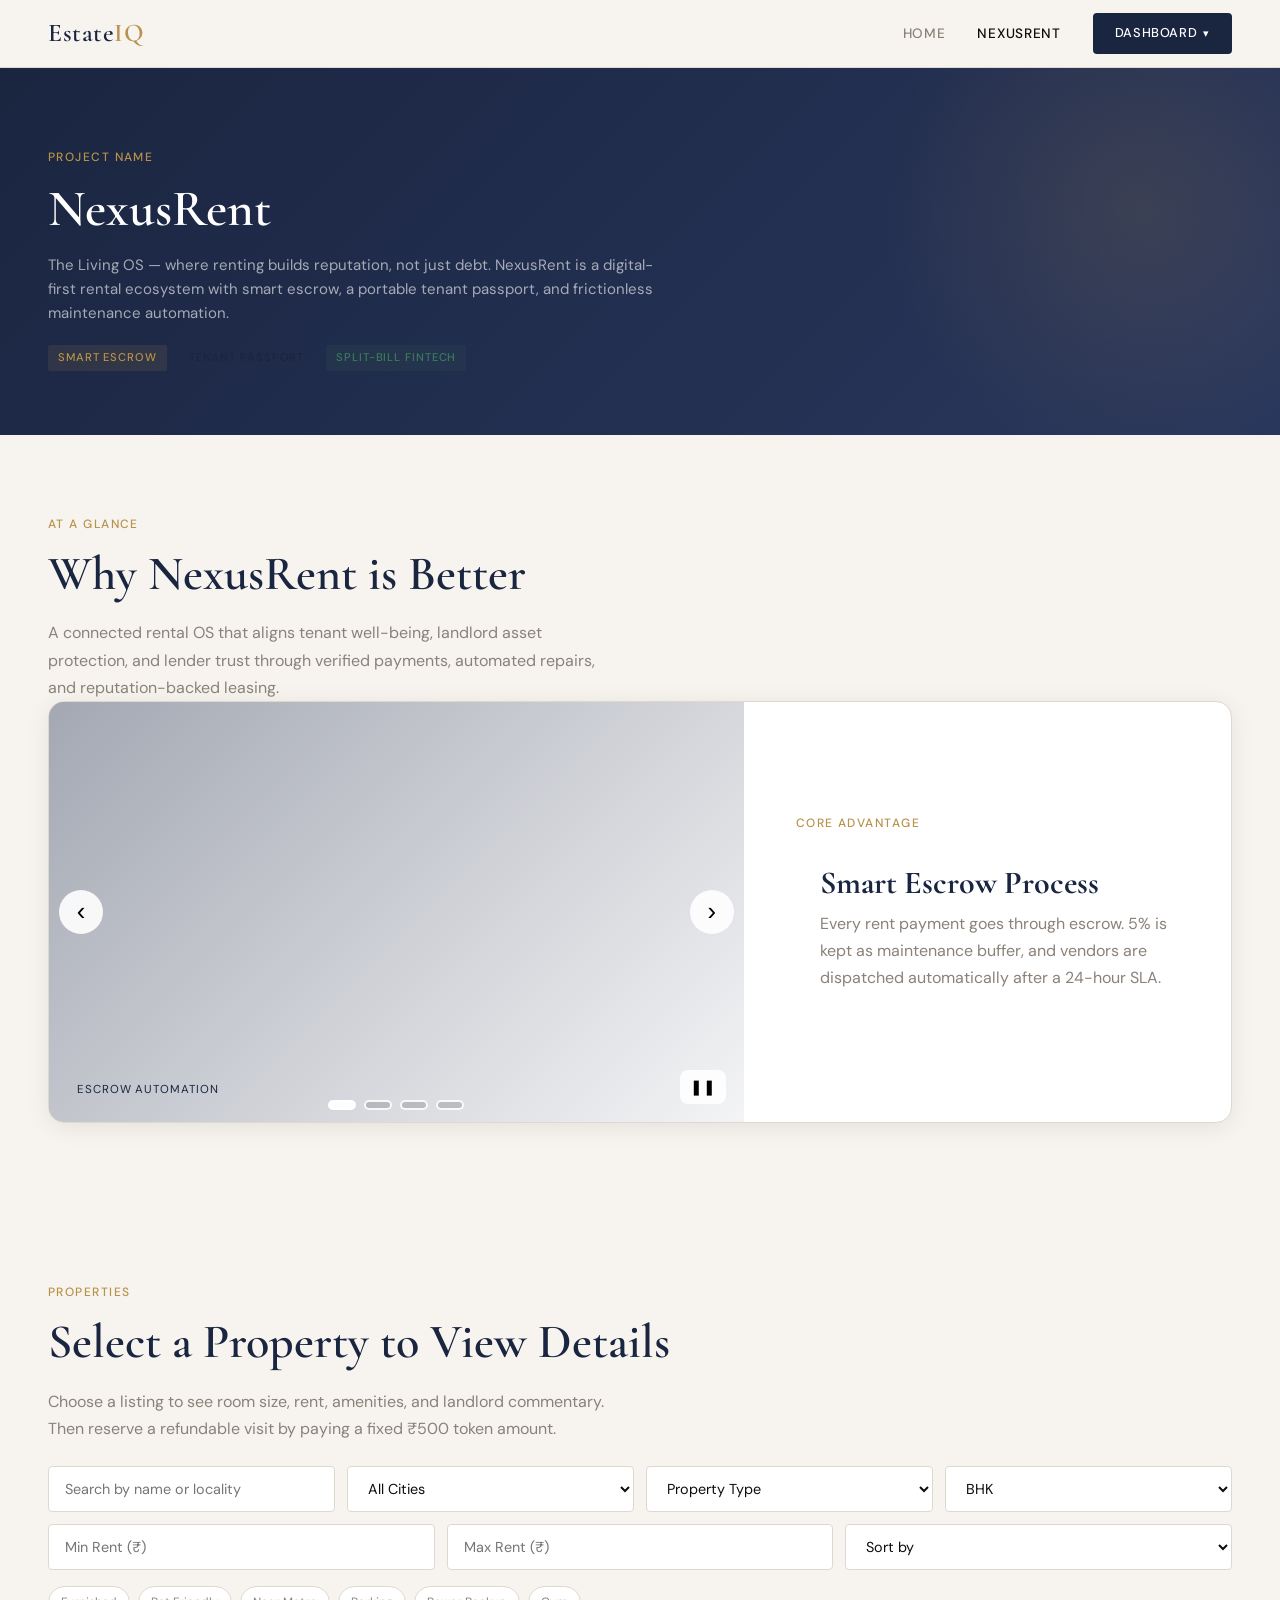
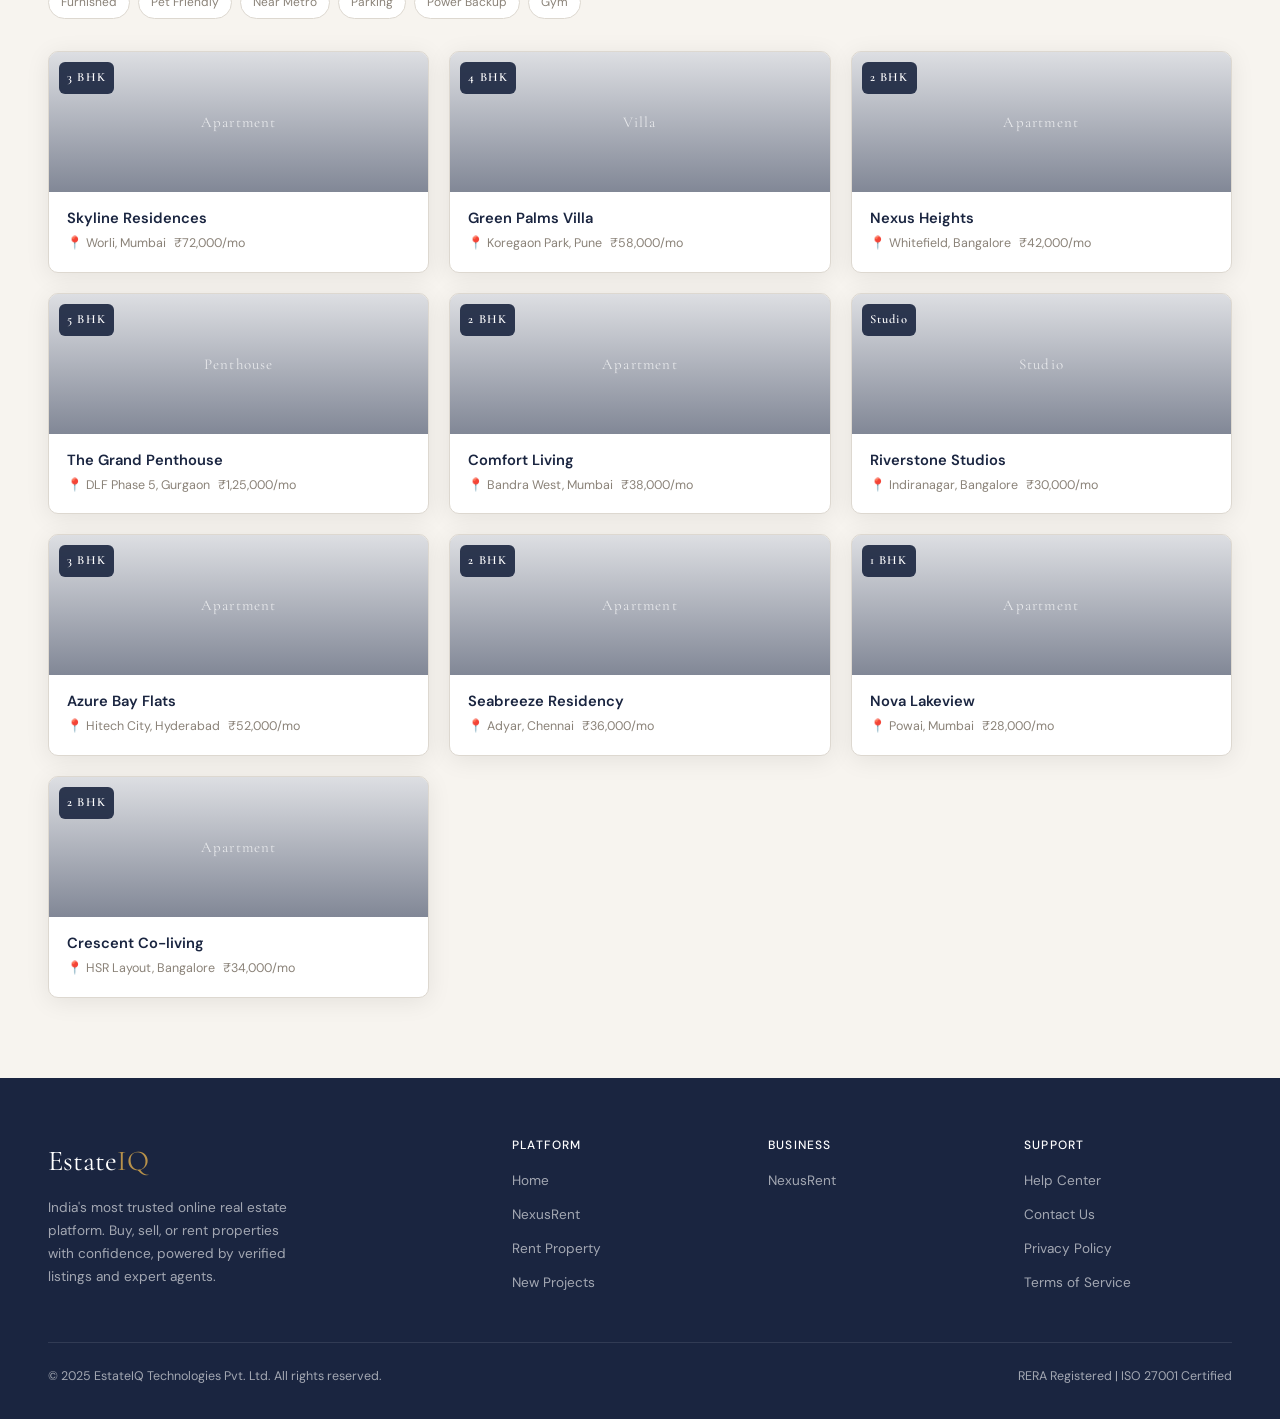
<file: nexusrent.html>
<!DOCTYPE html>
<html lang="en">

<head>
  <meta charset="UTF-8" />
  <meta name="viewport" content="width=device-width, initial-scale=1.0" />
  <title>NexusRent — The Living OS</title>
  <link rel="stylesheet" href="style.css" />
  <style>
    .page-hero {
      background: linear-gradient(135deg, var(--navy) 0%, #2a375d 100%);
      padding: 80px 48px 64px;
      position: relative;
      overflow: hidden;
    }

    .page-hero::after {
      content: '';
      position: absolute;
      right: -120px;
      top: -120px;
      width: 520px;
      height: 520px;
      border-radius: 50%;
      background: radial-gradient(circle, rgba(184, 146, 74, 0.14) 0%, transparent 70%);
    }

    .page-hero .container {
      position: relative;
      z-index: 1;
    }

    .page-hero h1 {
      color: var(--white);
      font-size: 3.2rem;
      margin-bottom: 12px;
    }

    .page-hero p {
      color: rgba(255, 255, 255, 0.6);
      max-width: 620px;
    }

    #schedule-visit-modal .nexus-modal-card {
      grid-template-columns: 1fr;
      width: min(760px, 92vw);
      height: auto;
      max-height: 90vh;
    }

    #schedule-visit-modal .nexus-modal-content {
      max-height: 82vh;
      padding-top: 52px;
    }

    #schedule-visit-modal .nexus-modal-close {
      background: var(--paper);
      color: var(--navy);
    }

    #schedule-slots .time-slot-btn {
      width: 100%;
      padding: 10px 12px;
      border-radius: 8px;
      border: 1px solid var(--border);
      background: var(--white);
      color: var(--navy);
      font-size: 0.84rem;
      cursor: pointer;
      transition: all 0.2s;
    }

    #schedule-slots .time-slot-btn:hover:not(:disabled) {
      border-color: var(--gold);
      background: #fff8e8;
    }

    #schedule-slots .time-slot-btn.selected {
      background: var(--gold);
      border-color: var(--gold);
      color: var(--white);
    }

    #schedule-slots .time-slot-btn.booked {
      background: var(--paper);
      color: var(--muted);
      cursor: not-allowed;
      opacity: 0.7;
    }
  </style>
</head>

<body>
  <nav>
    <a href="index.html" class="nav-logo">Estate<span>IQ</span></a>
    <div class="nav-links">
      <a href="index.html">Home</a>
      <a href="nexusrent.html" class="active">NexusRent</a>
      <div class="nav-dropdown">
        <a href="#" class="nav-cta nav-dropdown-toggle">Dashboard</a>
        <div class="nav-dropdown-menu">
          <a href="landowner.html">Landowner</a>
          <a href="client.html">Client (Tenant)</a>
          <a href="admin.html">Admin</a>
        </div>
      </div>
    </div>
  </nav>

  <div class="page-hero">
    <div class="container">
      <div class="section-label" style="color:var(--gold)">Project Name</div>
      <h1>NexusRent</h1>
      <p>The Living OS — where renting builds reputation, not just debt. NexusRent is a digital-first rental ecosystem
        with smart escrow, a portable tenant passport, and frictionless maintenance automation.</p>
      <div style="display:flex;gap:12px;flex-wrap:wrap;margin-top:20px;">
        <span class="badge badge-gold">Smart Escrow</span>
        <span class="badge badge-navy">Tenant Passport</span>
        <span class="badge badge-green">Split-Bill FinTech</span>
      </div>
    </div>
  </div>

  <section class="section">
    <div class="container">
      <div class="section-label">At a Glance</div>
      <h2 class="section-title">Why NexusRent is Better</h2>
      <p class="section-sub">A connected rental OS that aligns tenant well-being, landlord asset protection, and lender
        trust through verified payments, automated repairs, and reputation-backed leasing.</p>

      <div class="nexus-feature-card" id="feature-card">
        <div class="nexus-feature-media" id="feature-media">
          <button class="feature-pause" id="feature-pause" type="button" aria-label="Pause carousel">❚❚</button>
          <button class="feature-prev" onclick="rotateFeature(-1)" aria-label="Previous">‹</button>
          <button class="feature-next" onclick="rotateFeature(1)" aria-label="Next">›</button>
          <div class="feature-dots" id="feature-dots" aria-hidden="true"></div>
          <div class="nexus-feature-label" id="feature-label">Escrow Automation</div>
        </div>
        <div class="nexus-feature-text">
          <div class="section-label">Core Advantage</div>
          <h3 id="feature-title">Smart Escrow Process</h3>
          <p id="feature-desc">Every rent payment goes through escrow. 5% is kept as maintenance buffer, and vendors
            are dispatched automatically after a 24-hour SLA.</p>
        </div>
      </div>
    </div>
  </section>

  <section class="section" style="background:var(--paper)">
    <div class="container">
      <div class="section-label">Properties</div>
      <h2 class="section-title">Select a Property to View Details</h2>
      <p class="section-sub">Choose a listing to see room size, rent, amenities, and landlord commentary. Then reserve a
        refundable visit by paying a fixed ₹500 token amount.</p>

      <div class="nexus-filter-bar">
        <input class="form-input" id="filter-search" placeholder="Search by name or locality" />
        <select class="form-select" id="filter-city">
          <option value="">All Cities</option>
          <option>Mumbai</option>
          <option>Pune</option>
          <option>Bangalore</option>
          <option>Gurgaon</option>
          <option>Hyderabad</option>
          <option>Chennai</option>
        </select>
        <select class="form-select" id="filter-type">
          <option value="">Property Type</option>
          <option>Apartment</option>
          <option>Villa</option>
          <option>Studio</option>
          <option>Penthouse</option>
        </select>
        <select class="form-select" id="filter-bhk">
          <option value="">BHK</option>
          <option>Studio</option>
          <option>1 BHK</option>
          <option>2 BHK</option>
          <option>3 BHK</option>
          <option>4 BHK</option>
          <option>5 BHK</option>
        </select>
      </div>
      <div class="nexus-filter-bar" style="grid-template-columns:repeat(3,1fr);margin-top:12px;">
        <input class="form-input" id="filter-min" placeholder="Min Rent (₹)" type="number" />
        <input class="form-input" id="filter-max" placeholder="Max Rent (₹)" type="number" />
        <select class="form-select" id="filter-sort">
          <option value="">Sort by</option>
          <option value="low-high">Rent: Low to High</option>
          <option value="high-low">Rent: High to Low</option>
          <option value="popular">Most Popular</option>
        </select>
      </div>
      <div class="nexus-filter-tags" id="filter-tags">
        <span class="nexus-filter-tag" data-filter="furnished">Furnished</span>
        <span class="nexus-filter-tag" data-filter="pet">Pet Friendly</span>
        <span class="nexus-filter-tag" data-filter="metro">Near Metro</span>
        <span class="nexus-filter-tag" data-filter="parking">Parking</span>
        <span class="nexus-filter-tag" data-filter="backup">Power Backup</span>
        <span class="nexus-filter-tag" data-filter="gym">Gym</span>
      </div>

      <div class="nexus-property-grid" id="property-grid"></div>
    </div>
  </section>

  <div class="nexus-modal" id="property-modal">
    <div class="nexus-modal-card">
      <div class="nexus-modal-media" id="modal-media">
        <button class="nexus-modal-close" type="button" onclick="closeModal()">✕</button>
        <button class="modal-carousel-btn left" type="button" onclick="prevImage()">‹</button>
        <button class="modal-carousel-btn right" type="button" onclick="nextImage()">›</button>
        <div class="modal-image-counter" id="modal-image-counter">0 / 0</div>
      </div>
      <div class="nexus-modal-content">
        <div class="section-label">Selected Property</div>
        <div class="nexus-detail-header">
          <div>
            <h3 id="detail-title">Skyline Residences</h3>
            <p id="detail-location" style="color:var(--muted);font-size:0.88rem;">Worli, Mumbai</p>
          </div>
          <div class="nexus-rent" id="detail-rent">₹0</div>
        </div>
        <div class="nexus-detail-list">
          <div><strong>Room Size:</strong> <span id="detail-size">—</span></div>
          <div><strong>Configuration:</strong> <span id="detail-rooms">—</span></div>
          <div><strong>Lease Term:</strong> <span id="detail-term">—</span></div>
          <div><strong>Landlord Comment:</strong> <span id="detail-comment">—</span></div>
        </div>
        <div class="nexus-amenities" id="detail-amenities"></div>

        <div class="section-label" style="margin-top:20px;">Register & Book Visit</div>
        <p style="color:var(--muted);font-size:0.85rem;">Pay a fixed ₹500 to lock your visit. The token is
          fully refundable if you cancel 24 hours before the visit.</p>

        <div class="nexus-form-grid" style="margin-top:12px;">
          <div class="form-group">
            <label class="form-label">Full Name</label>
            <input type="text" class="form-input" id="user-name" placeholder="Your name" />
          </div>
          <div class="form-group">
            <label class="form-label">Email</label>
            <input type="email" class="form-input" id="user-email" placeholder="you@email.com" />
          </div>
          <div class="form-group">
            <label class="form-label">Phone</label>
            <input type="tel" class="form-input" id="user-phone" placeholder="10-digit mobile" />
          </div>
          <div class="form-group">
            <label class="form-label">Current City</label>
            <input type="text" class="form-input" id="user-city" placeholder="Bengaluru" />
          </div>
        </div>
        <div class="nexus-form-grid full">
          <div class="form-group">
            <label class="form-label">Address</label>
            <input type="text" class="form-input" id="user-address" placeholder="Street, locality" />
          </div>
        </div>
        <div class="nexus-form-grid" style="margin-top:8px;">
          <div class="form-group">
            <label class="form-label">Move-in Month</label>
            <input type="month" class="form-input" id="user-move" />
          </div>
          <div class="form-group">
            <label class="form-label">Occupants</label>
            <select class="form-select" id="user-occupants">
              <option>1</option>
              <option>2</option>
              <option>3</option>
              <option>4+</option>
            </select>
          </div>
        </div>

        <div class="nexus-token" id="token-summary">Token amount: ₹500 (fixed refundable visit fee)</div>
        <div style="display:grid;grid-template-columns:1fr 1fr;gap:10px;margin-top:16px;">
          <button class="btn btn-primary" style="width:100%;justify-content:center;" onclick="initVisitPayment(); return false;">Pay ₹500 Token</button>
          <button class="btn btn-outline" style="width:100%;justify-content:center;" onclick="openScheduleVisitModal(); return false;">Schedule Visit</button>
        </div>
        <div id="payment-status-note" style="margin-top:10px;color:var(--muted);font-size:0.82rem;">Visit slot booking is enabled after token payment success.</div>
      </div>
    </div>
  </div>

  <div class="nexus-modal" id="schedule-visit-modal" style="z-index:210;">
    <div class="nexus-modal-card">
      <button class="nexus-modal-close" type="button" onclick="closeScheduleVisitModal()">✕</button>
      <div class="nexus-modal-content">
        <div class="section-label">Schedule Visit</div>
        <h3 style="margin:0 0 6px 0;color:var(--navy);">Book Your Property Visit Slot</h3>
  <p style="margin:0;color:var(--muted);font-size:0.9rem;">Pick your preferred date and one-hour slot. No images here — this window is focused on scheduling only.</p>
  <div id="schedule-payment-gate" style="margin-top:10px;padding:10px 12px;border-radius:8px;background:var(--paper);color:var(--muted);font-size:0.84rem;"></div>

        <div id="schedule-property-info" class="nexus-detail-card" style="margin-top:14px;"></div>

        <div class="nexus-form-grid" style="margin-top:12px;grid-template-columns:1fr;">
          <div class="form-group">
            <label class="form-label">Visit Date</label>
            <input type="date" id="schedule-visit-date" class="form-input" />
          </div>
        </div>

        <div style="margin-top:8px;">
          <label class="form-label">Available Time Slots (1-hour)</label>
          <div id="schedule-slots" style="display:grid;grid-template-columns:repeat(auto-fit,minmax(120px,1fr));gap:8px;margin-top:8px;"></div>
        </div>

        <div class="nexus-form-grid" style="margin-top:12px;">
          <div class="form-group">
            <label class="form-label">Full Name</label>
            <input type="text" id="schedule-name" class="form-input" placeholder="Your name" />
          </div>
          <div class="form-group">
            <label class="form-label">Phone</label>
            <input type="tel" id="schedule-phone" class="form-input" placeholder="10-digit mobile" />
          </div>
          <div class="form-group" style="grid-column:1/-1;">
            <label class="form-label">Email</label>
            <input type="email" id="schedule-email" class="form-input" placeholder="you@email.com" />
          </div>
        </div>

        <div style="display:grid;grid-template-columns:1fr 1fr;gap:10px;margin-top:10px;">
          <button class="btn btn-primary" id="confirm-schedule-btn" type="button" onclick="confirmScheduleVisit()">Confirm Visit</button>
          <button class="btn btn-outline" type="button" onclick="closeScheduleVisitModal()">Cancel</button>
        </div>
      </div>
    </div>
  </div>

  <footer>
    <div class="footer-grid">
      <div>
        <div class="footer-logo">Estate<span>IQ</span></div>
        <div class="footer-tagline">India's most trusted online real estate platform. Buy, sell, or rent properties
          with confidence, powered by verified listings and expert agents.</div>
      </div>
      <div class="footer-col">
        <h4>Platform</h4>
        <ul>
          <li><a href="index.html">Home</a></li>
          <li><a href="nexusrent.html">NexusRent</a></li>
          <li><a href="#">Rent Property</a></li>
          <li><a href="#">New Projects</a></li>
        </ul>
      </div>
      <div class="footer-col">
        <h4>Business</h4>
        <ul>
          <li><a href="nexusrent.html">NexusRent</a></li>
        </ul>
      </div>
      <div class="footer-col">
        <h4>Support</h4>
        <ul>
          <li><a href="#">Help Center</a></li>
          <li><a href="#">Contact Us</a></li>
          <li><a href="#">Privacy Policy</a></li>
          <li><a href="#">Terms of Service</a></li>
        </ul>
      </div>
    </div>
    <div class="footer-bottom">
      <span>© 2025 EstateIQ Technologies Pvt. Ltd. All rights reserved.</span>
      <span>RERA Registered | ISO 27001 Certified</span>
    </div>
  </footer>

  <script src="https://checkout.razorpay.com/v1/checkout.js"></script>
  <script>
    const featureDeck = [
      {
        title: 'Smart Escrow Process',
        desc: 'Every rent payment goes through escrow. 5% is kept as maintenance buffer, and vendors are dispatched automatically after a 24-hour SLA.',
        label: 'Escrow Automation',
        image: 'https://images.unsplash.com/photo-1520607162513-77705c0f0d4a?auto=format&fit=crop&w=900&q=80'
      },
      {
        title: 'Portable Tenant Passport',
        desc: 'One Nexus Passport works across cities. On-time payments and positive landlord feedback unlock zero deposit rentals backed by platform insurance.',
        label: 'Reputation Score',
        image: 'https://images.unsplash.com/photo-1522075469751-3a6694fb2f61?auto=format&fit=crop&w=900&q=80'
      },
      {
        title: 'Split-Bill Roommates',
        desc: 'Roommates pay their share directly. Late payments only impact the defaulter, protecting the rest of the household and the lease.',
        label: 'Co-living Ready',
        image: 'https://images.unsplash.com/photo-1502005097973-6a7082348e28?auto=format&fit=crop&w=900&q=80'
      },
      {
        title: 'Rent-Back Rewards',
        desc: 'Earn Nexus Credits from transaction fees. Redeem for professional cleaning, moving insurance, or a down-payment fund.',
        label: 'Tenant Rewards',
        image: 'https://images.unsplash.com/photo-1504384308090-c894fdcc538d?auto=format&fit=crop&w=900&q=80'
      }
    ];

    let featureIndex = 0;
    const featureTitle = document.getElementById('feature-title');
    const featureDesc = document.getElementById('feature-desc');
    const featureLabel = document.getElementById('feature-label');
    const featureMedia = document.getElementById('feature-media');

    function renderFeature() {
      const feature = featureDeck[featureIndex];
      featureTitle.textContent = feature.title;
      featureDesc.textContent = feature.desc;
      featureLabel.textContent = feature.label;
      featureMedia.style.backgroundImage = `url('${feature.image}')`;
    }

    let featureInterval = null;
    let featurePaused = false;

    function renderFeature() {
      const feature = featureDeck[featureIndex];
      featureTitle.textContent = feature.title;
      featureDesc.textContent = feature.desc;
      featureLabel.textContent = feature.label;
      featureMedia.style.backgroundImage = `url('${feature.image}')`;
      // update dots
      const dots = document.getElementById('feature-dots');
      if (dots) {
        dots.innerHTML = '';
        featureDeck.forEach((f, i) => {
          const dot = document.createElement('button');
          dot.className = 'feature-dot' + (i === featureIndex ? ' active' : '');
          dot.setAttribute('aria-label', `Go to slide ${i + 1}`);
          dot.addEventListener('click', () => { featureIndex = i; renderFeature(); resetFeatureAuto(); });
          dots.appendChild(dot);
        });
      }
    }

    function rotateFeature(step) {
      featureIndex = (featureIndex + step + featureDeck.length) % featureDeck.length;
      renderFeature();
    }

    function startFeatureAuto() {
      stopFeatureAuto();
      featureInterval = setInterval(() => { if (!featurePaused) rotateFeature(1); }, 4500);
    }

    function stopFeatureAuto() {
      if (featureInterval) { clearInterval(featureInterval); featureInterval = null; }
    }

    function resetFeatureAuto() {
      startFeatureAuto();
    }

    const pauseBtn = document.getElementById('feature-pause');
    if (pauseBtn) {
      pauseBtn.addEventListener('click', () => {
        featurePaused = !featurePaused;
        pauseBtn.textContent = featurePaused ? '►' : '❚❚';
        pauseBtn.title = featurePaused ? 'Play' : 'Pause';
        if (!featurePaused) resetFeatureAuto();
      });
    }

    // Wire prev/next large controls (they already call rotateFeature)
    renderFeature();
    startFeatureAuto();

    const properties = [
      {
        id: 'nx-1',
        name: 'Skyline Residences',
        location: 'Worli, Mumbai',
        city: 'Mumbai',
        type: 'Apartment',
        bhk: '3 BHK',
        rent: 72000,
        rooms: '3 BHK • 2 Bath',
        size: '1,450 sqft',
        term: '12 months with renewal',
        amenities: ['Concierge', 'Smart Locks', 'Gym', 'Sea View'],
        comment: 'Landlord prefers long-term tenants with strong Nexus scores.',
        images: [
          'https://images.unsplash.com/photo-1502005097973-6a7082348e28?auto=format&fit=crop&w=1200&q=80',
          'https://images.unsplash.com/photo-1560448204-e02f11c3d0e2?auto=format&fit=crop&w=1200&q=80',
          'https://images.unsplash.com/photo-1572120360610-d971b9b1b9e2?auto=format&fit=crop&w=1200&q=80'
        ],
        furnished: true,
        pet: false,
        metro: true,
        parking: true,
        backup: true,
        gym: true,
        popularity: 98
      },
      {
        id: 'nx-2',
        name: 'Green Palms Villa',
        location: 'Koregaon Park, Pune',
        city: 'Pune',
        type: 'Villa',
        bhk: '4 BHK',
        rent: 58000,
        rooms: '4 BHK • 3 Bath',
        size: '2,200 sqft',
        term: '11 months',
        amenities: ['Garden', 'Pet Friendly', 'Parking', 'Power Backup'],
        comment: 'Quiet neighborhood with proactive maintenance support.',
        images: [
          'https://images.unsplash.com/photo-1507089947368-19c1da9775ae?auto=format&fit=crop&w=1200&q=80',
          'https://images.unsplash.com/photo-1542314831-068cd1dbfeeb?auto=format&fit=crop&w=1200&q=80',
          'https://images.unsplash.com/photo-1560448204-e02f11c3d0e2?auto=format&fit=crop&w=1200&q=80'
        ],
        furnished: false,
        pet: true,
        metro: false,
        parking: true,
        backup: true,
        gym: false,
        popularity: 81
      },
      {
        id: 'nx-3',
        name: 'Nexus Heights',
        location: 'Whitefield, Bangalore',
        city: 'Bangalore',
        type: 'Apartment',
        bhk: '2 BHK',
        rent: 42000,
        rooms: '2 BHK • 2 Bath',
        size: '980 sqft',
        term: '12 months',
        amenities: ['Co-working lounge', 'High-speed WiFi', 'Security'],
        comment: 'Ideal for tech professionals looking for flexible leasing.',
        images: [
          'https://images.unsplash.com/photo-1505691938895-1758d7feb511?auto=format&fit=crop&w=1200&q=80',
          'https://images.unsplash.com/photo-1522708323590-d24dbb6b0267?auto=format&fit=crop&w=1200&q=80',
          'https://images.unsplash.com/photo-1542444459-db2e0f2a3b1b?auto=format&fit=crop&w=1200&q=80'
        ],
        furnished: true,
        pet: false,
        metro: true,
        parking: true,
        backup: false,
        gym: false,
        popularity: 92
      },
      {
        id: 'nx-4',
        name: 'The Grand Penthouse',
        location: 'DLF Phase 5, Gurgaon',
        city: 'Gurgaon',
        type: 'Penthouse',
        bhk: '5 BHK',
        rent: 125000,
        rooms: '5 BHK • 4 Bath',
        size: '4,100 sqft',
        term: '24 months',
        amenities: ['Private Terrace', 'Driver Room', 'Clubhouse'],
        comment: 'Premium listing with direct landlord communication.',
        images: [
          'https://images.unsplash.com/photo-1505691938895-1758d7feb511?auto=format&fit=crop&w=1200&q=80',
          'https://images.unsplash.com/photo-1524758631624-e2822e304c36?auto=format&fit=crop&w=1200&q=80',
          'https://images.unsplash.com/photo-1542314831-068cd1dbfeeb?auto=format&fit=crop&w=1200&q=80'
        ],
        furnished: true,
        pet: true,
        metro: false,
        parking: true,
        backup: true,
        gym: true,
        popularity: 88
      },
      {
        id: 'nx-5',
        name: 'Comfort Living',
        location: 'Bandra West, Mumbai',
        city: 'Mumbai',
        type: 'Apartment',
        bhk: '2 BHK',
        rent: 38000,
        rooms: '2 BHK • 2 Bath',
        size: '1,050 sqft',
        term: '11 months',
        amenities: ['Near Metro', 'Furnished', 'WiFi Included'],
        comment: 'High occupancy demand. Fast booking recommended.',
        images: [
          'https://images.unsplash.com/photo-1493809842364-78817add7ffb?auto=format&fit=crop&w=1200&q=80',
          'https://images.unsplash.com/photo-1560448204-e02f11c3d0e2?auto=format&fit=crop&w=1200&q=80',
          'https://images.unsplash.com/photo-1542444459-db2e0f2a3b1b?auto=format&fit=crop&w=1200&q=80'
        ],
        furnished: true,
        pet: false,
        metro: true,
        parking: false,
        backup: false,
        gym: false,
        popularity: 95
      },
      {
        id: 'nx-6',
        name: 'Riverstone Studios',
        location: 'Indiranagar, Bangalore',
        city: 'Bangalore',
        type: 'Studio',
        bhk: 'Studio',
        rent: 30000,
        rooms: 'Studio • 1 Bath',
        size: '540 sqft',
        term: '6 months',
        amenities: ['Flexible Lease', 'Laundry', 'Rooftop Deck'],
        comment: 'Great for solo professionals and short-term stays.',
        images: [
          'https://images.unsplash.com/photo-1505691723518-36a5ac3be353?auto=format&fit=crop&w=1200&q=80',
          'https://images.unsplash.com/photo-1524758631624-e2822e304c36?auto=format&fit=crop&w=1200&q=80',
          'https://images.unsplash.com/photo-1542314831-068cd1dbfeeb?auto=format&fit=crop&w=1200&q=80'
        ],
        furnished: false,
        pet: true,
        metro: true,
        parking: false,
        backup: false,
        gym: true,
        popularity: 76
      },
      {
        id: 'nx-7',
        name: 'Azure Bay Flats',
        location: 'Hitech City, Hyderabad',
        city: 'Hyderabad',
        type: 'Apartment',
        bhk: '3 BHK',
        rent: 52000,
        rooms: '3 BHK • 3 Bath',
        size: '1,680 sqft',
        term: '12 months',
        amenities: ['Pool', 'Gym', 'Parking', 'Security'],
        comment: 'Managed by Nexus-certified facility team.',
        images: [
          'https://images.unsplash.com/photo-1505691938895-1758d7feb511?auto=format&fit=crop&w=1200&q=80',
          'https://images.unsplash.com/photo-1560448204-e02f11c3d0e2?auto=format&fit=crop&w=1200&q=80',
          'https://images.unsplash.com/photo-1542444459-db2e0f2a3b1b?auto=format&fit=crop&w=1200&q=80'
        ],
        furnished: true,
        pet: false,
        metro: false,
        parking: true,
        backup: true,
        gym: true,
        popularity: 83
      },
      {
        id: 'nx-8',
        name: 'Seabreeze Residency',
        location: 'Adyar, Chennai',
        city: 'Chennai',
        type: 'Apartment',
        bhk: '2 BHK',
        rent: 36000,
        rooms: '2 BHK • 2 Bath',
        size: '1,100 sqft',
        term: '11 months',
        amenities: ['Near Metro', 'Power Backup', 'Lift'],
        comment: 'Sea-facing balconies with quick service response.',
        images: [
          'https://images.unsplash.com/photo-1505691938895-1758d7feb511?auto=format&fit=crop&w=1200&q=80',
          'https://images.unsplash.com/photo-1524758631624-e2822e304c36?auto=format&fit=crop&w=1200&q=80',
          'https://images.unsplash.com/photo-1542314831-068cd1dbfeeb?auto=format&fit=crop&w=1200&q=80'
        ],
        furnished: false,
        pet: false,
        metro: true,
        parking: true,
        backup: true,
        gym: false,
        popularity: 78
      },
      {
        id: 'nx-9',
        name: 'Nova Lakeview',
        location: 'Powai, Mumbai',
        city: 'Mumbai',
        type: 'Apartment',
        bhk: '1 BHK',
        rent: 28000,
        rooms: '1 BHK • 1 Bath',
        size: '620 sqft',
        term: '11 months',
        amenities: ['Lake View', 'Security', 'Parking'],
        comment: 'Perfect for young professionals and couples.',
        images: [
          'https://images.unsplash.com/photo-1505691938895-1758d7feb511?auto=format&fit=crop&w=1200&q=80',
          'https://images.unsplash.com/photo-1524758631624-e2822e304c36?auto=format&fit=crop&w=1200&q=80',
          'https://images.unsplash.com/photo-1542314831-068cd1dbfeeb?auto=format&fit=crop&w=1200&q=80'
        ],
        furnished: true,
        pet: true,
        metro: false,
        parking: true,
        backup: false,
        gym: false,
        popularity: 90
      },
      {
        id: 'nx-10',
        name: 'Crescent Co-living',
        location: 'HSR Layout, Bangalore',
        city: 'Bangalore',
        type: 'Apartment',
        bhk: '2 BHK',
        rent: 34000,
        rooms: '2 BHK • 2 Bath',
        size: '940 sqft',
        term: '9 months',
        amenities: ['Co-working', 'WiFi', 'Laundry', 'Gym'],
        comment: 'Designed for roommate splits with individual liability.',
        images: [
          'https://images.unsplash.com/photo-1493809842364-78817add7ffb?auto=format&fit=crop&w=1200&q=80',
          'https://images.unsplash.com/photo-1522708323590-d24dbb6b0267?auto=format&fit=crop&w=1200&q=80',
          'https://images.unsplash.com/photo-1542314831-068cd1dbfeeb?auto=format&fit=crop&w=1200&q=80'
        ],
        furnished: true,
        pet: false,
        metro: true,
        parking: false,
        backup: true,
        gym: true,
        popularity: 86
      }
    ];

  const propertyGrid = document.getElementById('property-grid');
    const detailTitle = document.getElementById('detail-title');
    const detailLocation = document.getElementById('detail-location');
    const detailRent = document.getElementById('detail-rent');
    const detailSize = document.getElementById('detail-size');
    const detailRooms = document.getElementById('detail-rooms');
    const detailTerm = document.getElementById('detail-term');
    const detailComment = document.getElementById('detail-comment');
    const detailAmenities = document.getElementById('detail-amenities');
    const tokenSummary = document.getElementById('token-summary');
    const modal = document.getElementById('property-modal');
    const modalMedia = document.getElementById('modal-media');

    const filters = {
      search: document.getElementById('filter-search'),
      city: document.getElementById('filter-city'),
      type: document.getElementById('filter-type'),
      bhk: document.getElementById('filter-bhk'),
      min: document.getElementById('filter-min'),
      max: document.getElementById('filter-max'),
      sort: document.getElementById('filter-sort')
    };

    const filterTags = document.querySelectorAll('.nexus-filter-tag');
    let selectedProperty = null;
  const NEXUS_VISIT_TOKEN_AMOUNT = 500;
    const RAZORPAY_KEY_ID = (window.NEXUS_RAZORPAY_KEY_ID || localStorage.getItem('nexusRentRazorpayKey') || 'rzp_test_ScdJnGvFQvodqy').trim();
    const TOKEN_PAYMENT_STORE_KEY = 'nexusRentPaidVisitTokens';

    function readPaymentStore() {
      try {
        const raw = localStorage.getItem(TOKEN_PAYMENT_STORE_KEY);
        const parsed = raw ? JSON.parse(raw) : {};
        return parsed && typeof parsed === 'object' ? parsed : {};
      } catch (e) {
        return {};
      }
    }

    function writePaymentStore(store) {
      localStorage.setItem(TOKEN_PAYMENT_STORE_KEY, JSON.stringify(store));
    }

    function markTokenPaid(propertyId, paymentId) {
      if (!propertyId) return;
      const store = readPaymentStore();
      store[propertyId] = {
        paid: true,
        amount: NEXUS_VISIT_TOKEN_AMOUNT,
        paymentId: paymentId || '',
        paidAt: new Date().toISOString()
      };
      writePaymentStore(store);
    }

    function isTokenPaid(propertyId) {
      if (!propertyId) return false;
      const store = readPaymentStore();
      return Boolean(store[propertyId] && store[propertyId].paid);
    }

    function updatePaymentStatusNote() {
      const note = document.getElementById('payment-status-note');
      if (!note || !selectedProperty) return;
      if (isTokenPaid(selectedProperty.id)) {
        note.style.color = 'var(--ok)';
        note.textContent = '✅ Token payment completed. You can now book a visit slot.';
      } else {
        note.style.color = 'var(--muted)';
        note.textContent = 'Visit slot booking is enabled after token payment success.';
      }
    }

    function updateScheduleGateState() {
      const gate = document.getElementById('schedule-payment-gate');
      const confirmBtn = document.getElementById('confirm-schedule-btn');
      if (!gate || !confirmBtn || !selectedProperty) return;

      const paid = isTokenPaid(selectedProperty.id);
      if (paid) {
        gate.style.background = '#e8f7ee';
        gate.style.color = '#13693b';
        gate.textContent = `✅ Token paid for ${selectedProperty.name}. You can confirm the visit slot.`;
        confirmBtn.disabled = false;
      } else {
        gate.style.background = 'var(--paper)';
        gate.style.color = 'var(--muted)';
        gate.textContent = `ℹ️ You can view available slots, but booking is locked until ₹${NEXUS_VISIT_TOKEN_AMOUNT} token payment is successful.`;
        confirmBtn.disabled = true;
      }
    }

    function renderProperties(list) {
      propertyGrid.innerHTML = '';
      if (!list.length) {
        propertyGrid.innerHTML = '<div class="nexus-detail-card" style="grid-column:1/-1;text-align:center;">No properties match the filters. Try adjusting your search.</div>';
        return;
      }
      list.forEach((property) => {
        const card = document.createElement('div');
        card.className = 'nexus-property-card';
        card.dataset.id = property.id;
        const thumb = (property.images && property.images.length) ? property.images[0] : (property.image || '');
        card.innerHTML = `
          <div class="nexus-property-img" style="background-image:url('${thumb}')">
            <div class="prop-bhk">${property.bhk}</div>
            <span>${property.type}</span>
          </div>
          <div class="nexus-property-body">
            <h4>${property.name}</h4>
            <div class="nexus-property-meta">
              <span>📍 ${property.location}</span>
              <span>₹${property.rent.toLocaleString('en-IN')}/mo</span>
            </div>
          </div>
        `;
        card.addEventListener('click', () => openModal(property.id));
        propertyGrid.appendChild(card);
      });
    }

    function getActiveTags() {
      return Array.from(filterTags)
        .filter(tag => tag.classList.contains('active'))
        .map(tag => tag.dataset.filter);
    }

    function applyFilters() {
      const searchText = filters.search.value.toLowerCase();
      const city = filters.city.value;
      const type = filters.type.value;
      const bhk = filters.bhk.value;
      const min = parseInt(filters.min.value || '0', 10);
      const max = parseInt(filters.max.value || '0', 10);
      const tags = getActiveTags();

      let filtered = properties.filter((property) => {
        const matchesSearch = !searchText || property.name.toLowerCase().includes(searchText) || property.location.toLowerCase().includes(searchText);
        const matchesCity = !city || property.city === city;
        const matchesType = !type || property.type === type;
        const matchesBhk = !bhk || property.bhk === bhk;
        const matchesMin = !min || property.rent >= min;
        const matchesMax = !max || property.rent <= max;
        const matchesTags = tags.every((tag) => property[tag]);
        return matchesSearch && matchesCity && matchesType && matchesBhk && matchesMin && matchesMax && matchesTags;
      });

      switch (filters.sort.value) {
        case 'low-high':
          filtered = filtered.sort((a, b) => a.rent - b.rent);
          break;
        case 'high-low':
          filtered = filtered.sort((a, b) => b.rent - a.rent);
          break;
        case 'popular':
          filtered = filtered.sort((a, b) => b.popularity - a.popularity);
          break;
        default:
          break;
      }

      renderProperties(filtered);
    }

    let modalImageIndex = 0;
    let modalImageCount = 0;
    let modalCarouselInterval = null;

    function showModalImage(index) {
      if (!selectedProperty) return;
      modalImageIndex = (index + modalImageCount) % modalImageCount;
      const url = (selectedProperty.images && selectedProperty.images.length) ? selectedProperty.images[modalImageIndex] : (selectedProperty.image || '');
      modalMedia.style.backgroundImage = `url('${url}')`;
      const counter = document.getElementById('modal-image-counter');
      if (counter) counter.textContent = `${modalImageIndex + 1} / ${modalImageCount}`;
    }

    function startModalCarousel() {
      stopModalCarousel();
      modalCarouselInterval = setInterval(() => {
        nextImage();
      }, 3000);
    }

    function stopModalCarousel() {
      if (modalCarouselInterval) {
        clearInterval(modalCarouselInterval);
        modalCarouselInterval = null;
      }
    }

    function prevImage() {
      if (!selectedProperty) return;
      showModalImage(modalImageIndex - 1);
      startModalCarousel();
    }

    function nextImage() {
      if (!selectedProperty) return;
      showModalImage(modalImageIndex + 1);
      startModalCarousel();
    }

    function openModal(id) {
      selectedProperty = properties.find((prop) => prop.id === id);
      if (!selectedProperty) return;

      detailTitle.textContent = selectedProperty.name;
      detailLocation.textContent = selectedProperty.location;
      detailRent.textContent = `₹${selectedProperty.rent.toLocaleString('en-IN')}/month`;
      detailSize.textContent = selectedProperty.size;
      detailRooms.textContent = selectedProperty.rooms;
      detailTerm.textContent = selectedProperty.term;
      detailComment.textContent = selectedProperty.comment;

      detailAmenities.innerHTML = '';
      selectedProperty.amenities.forEach((item) => {
        const chip = document.createElement('span');
        chip.textContent = item;
        detailAmenities.appendChild(chip);
      });

      modalImageCount = (selectedProperty.images && selectedProperty.images.length) ? selectedProperty.images.length : (selectedProperty.image ? 1 : 0);
      modalImageIndex = 0;
      showModalImage(0);
      if (modalImageCount > 1) startModalCarousel();

      updateToken();
      updatePaymentStatusNote();
      modal.classList.add('active');
    }

    function closeModal() {
      stopModalCarousel();
      modal.classList.remove('active');
    }

    modal.addEventListener('click', (event) => {
      if (event.target === modal) {
        closeModal();
      }
    });

    function updateToken() {
      if (!selectedProperty) return;
      tokenSummary.textContent = `Token amount: ₹${NEXUS_VISIT_TOKEN_AMOUNT.toLocaleString('en-IN')} (fixed refundable visit fee)`;
    }

    function completeTokenPayment(propertyId, paymentId = '') {
      if (!propertyId) return;
      markTokenPaid(propertyId, paymentId || `demo_${Date.now()}`);
      updatePaymentStatusNote();
      alert('✅ Payment successful. You can now book your visit slot.');
      openScheduleVisitModal();
    }

    function offerDemoPaymentFallback(reasonMessage) {
      const proceed = confirm(`${reasonMessage}\n\nWould you like to continue with Demo Payment mode for local testing?`);
      if (!proceed) return;
      completeTokenPayment(selectedProperty?.id || '');
    }

    function initVisitPayment() {
      if (!selectedProperty) {
        alert('Please select a property first.');
        return;
      }

      // Static local file usage often fails with Razorpay auth/session checks.
      // For this project demo flow, auto-switch to demo mode on file:// to avoid checkout 401s.
      if (window.location.protocol === 'file:') {
        offerDemoPaymentFallback('Razorpay checkout is not supported reliably on local file preview (file://).');
        return;
      }

      if (!RAZORPAY_KEY_ID || !RAZORPAY_KEY_ID.startsWith('rzp_')) {
        alert('Razorpay key is missing or invalid. Please configure a valid key ID.');
        return;
      }

      if (typeof Razorpay === 'undefined') {
        alert('Payment SDK failed to load. Please refresh and try again.');
        return;
      }

      const options = {
        key: RAZORPAY_KEY_ID,
        amount: NEXUS_VISIT_TOKEN_AMOUNT * 100,
        currency: 'INR',
        name: 'NexusRent',
        description: `Refundable ₹${NEXUS_VISIT_TOKEN_AMOUNT} visit token — ${selectedProperty.name}`,
        theme: { color: '#1a2540' },
        handler: function (response) {
          completeTokenPayment(selectedProperty.id, response && response.razorpay_payment_id);
        }
      };

      const rzp = new Razorpay(options);
      rzp.on('payment.failed', function (response) {
        const reason = response?.error?.description || response?.error?.reason || 'Payment authorization failed.';
        offerDemoPaymentFallback(`Razorpay payment failed: ${reason}\n\nIf you see 401 Unauthorized, your Razorpay test key may be inactive, restricted, or not allowed for this origin.`);
      });

      try {
        rzp.open();
      } catch (err) {
        offerDemoPaymentFallback('Unable to open Razorpay checkout.');
      }
    }

    function openScheduleVisitModal() {
      if (!selectedProperty) {
        alert('Please select a property first.');
        return;
      }

      const scheduleModal = document.getElementById('schedule-visit-modal');
      const info = document.getElementById('schedule-property-info');
      const dateInput = document.getElementById('schedule-visit-date');

      if (info) {
        info.innerHTML = `
          <h4 style="margin:0 0 6px 0;color:var(--navy);">${selectedProperty.name}</h4>
          <div style="color:var(--muted);font-size:0.9rem;">📍 ${selectedProperty.location}</div>
          <div style="margin-top:4px;color:var(--navy);font-weight:600;">Rent: ₹${selectedProperty.rent.toLocaleString('en-IN')}/month</div>
        `;
      }

      if (dateInput) {
        const tomorrow = new Date();
        tomorrow.setDate(tomorrow.getDate() + 1);
        const minDate = tomorrow.toISOString().split('T')[0];
        dateInput.min = minDate;
        dateInput.value = minDate;
      }

      const sourceName = document.getElementById('user-name')?.value || '';
      const sourcePhone = document.getElementById('user-phone')?.value || '';
      const sourceEmail = document.getElementById('user-email')?.value || '';
      document.getElementById('schedule-name').value = sourceName;
      document.getElementById('schedule-phone').value = sourcePhone;
      document.getElementById('schedule-email').value = sourceEmail;

      generateScheduleSlots();
      updateScheduleGateState();
      scheduleModal.classList.add('active');
    }

    function closeScheduleVisitModal() {
      const scheduleModal = document.getElementById('schedule-visit-modal');
      if (scheduleModal) scheduleModal.classList.remove('active');
    }

    function generateScheduleSlots() {
      const slotsContainer = document.getElementById('schedule-slots');
      const dateInput = document.getElementById('schedule-visit-date');
      if (!slotsContainer || !dateInput || !dateInput.value) return;

      const slots = [];
      for (let hour = 9; hour <= 17; hour++) {
        const display = hour < 12 ? `${hour}:00 AM` : `${hour === 12 ? 12 : hour - 12}:00 PM`;
        const available = Math.random() > 0.28;
        slots.push({ display, value: `${hour.toString().padStart(2, '0')}:00`, available });
      }

      slotsContainer.innerHTML = '';
      slots.forEach((slot) => {
        const btn = document.createElement('button');
        btn.type = 'button';
        btn.className = `time-slot-btn ${slot.available ? '' : 'booked'}`;
        btn.textContent = slot.display;
        btn.dataset.value = slot.value;
        btn.disabled = !slot.available;

        if (slot.available) {
          btn.addEventListener('click', () => {
            slotsContainer.querySelectorAll('.time-slot-btn').forEach((item) => item.classList.remove('selected'));
            btn.classList.add('selected');
          });
        }

        slotsContainer.appendChild(btn);
      });
    }

    function confirmScheduleVisit() {
      if (!selectedProperty) return;

      if (!isTokenPaid(selectedProperty.id)) {
        alert(`Please complete ₹${NEXUS_VISIT_TOKEN_AMOUNT} token payment first, then book your visit slot.`);
        return;
      }

      const date = document.getElementById('schedule-visit-date').value;
      const selectedSlot = document.querySelector('#schedule-slots .time-slot-btn.selected');
      const name = document.getElementById('schedule-name').value.trim();
      const phone = document.getElementById('schedule-phone').value.trim();
      const email = document.getElementById('schedule-email').value.trim();

      if (!date) {
        alert('Please select a visit date.');
        return;
      }
      if (!selectedSlot) {
        alert('Please select a time slot.');
        return;
      }
      if (!name || !phone || !email) {
        alert('Please fill your name, phone, and email.');
        return;
      }

      const emailRegex = /^[^\s@]+@[^\s@]+\.[^\s@]+$/;
      if (!emailRegex.test(email)) {
        alert('Please enter a valid email address.');
        return;
      }

      alert(`✅ Visit Scheduled Successfully!\n\nProperty: ${selectedProperty.name}\nDate: ${date}\nTime: ${selectedSlot.textContent}\nName: ${name}\nPhone: ${phone}\nEmail: ${email}\n\nOur team will contact you before the visit.`);
      closeScheduleVisitModal();
    }

    const scheduleDateInput = document.getElementById('schedule-visit-date');
    if (scheduleDateInput) {
      scheduleDateInput.addEventListener('change', generateScheduleSlots);
    }

    const scheduleModal = document.getElementById('schedule-visit-modal');
    if (scheduleModal) {
      scheduleModal.addEventListener('click', (event) => {
        if (event.target === scheduleModal) closeScheduleVisitModal();
      });
    }

    Object.values(filters).forEach((input) => {
      input.addEventListener('input', applyFilters);
      input.addEventListener('change', applyFilters);
    });

    filterTags.forEach((tag) => {
      tag.addEventListener('click', () => {
        tag.classList.toggle('active');
        applyFilters();
      });
    });

    renderProperties(properties);
  </script>
</body>

</html>
</file>
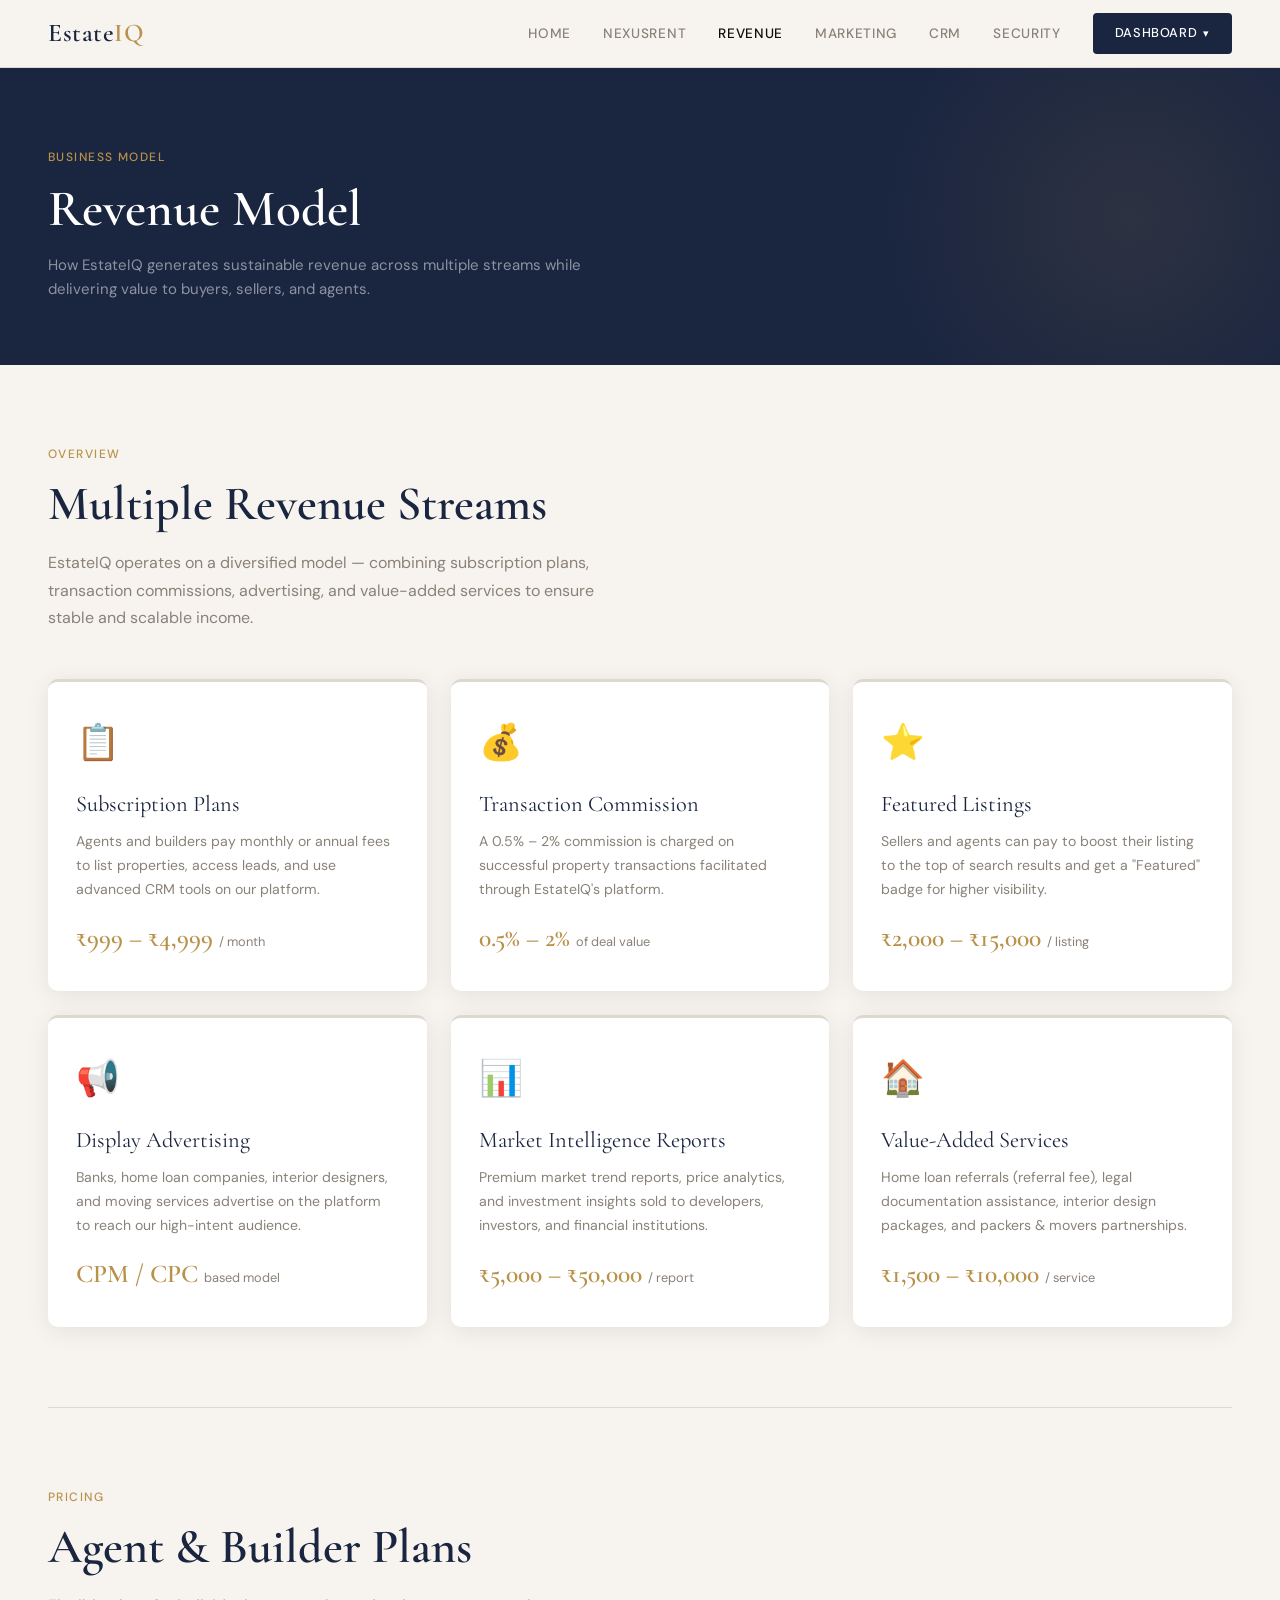
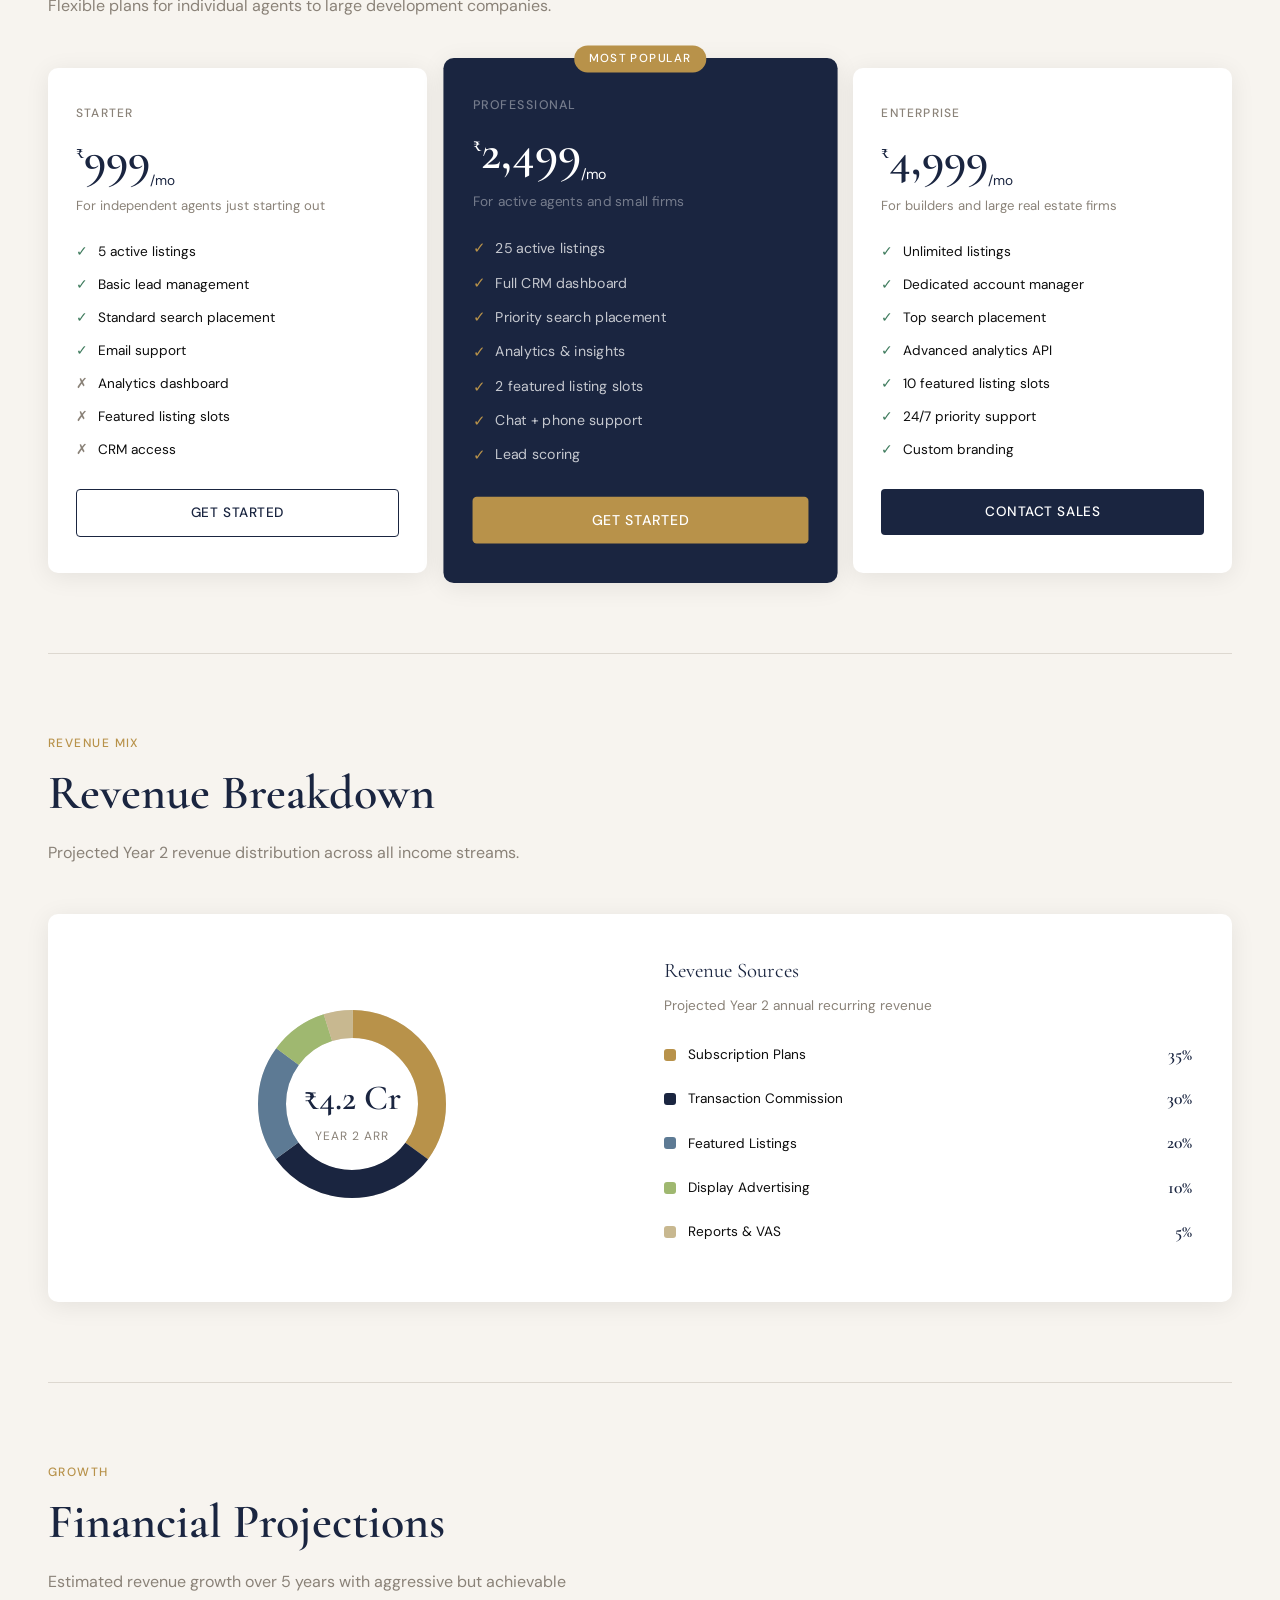
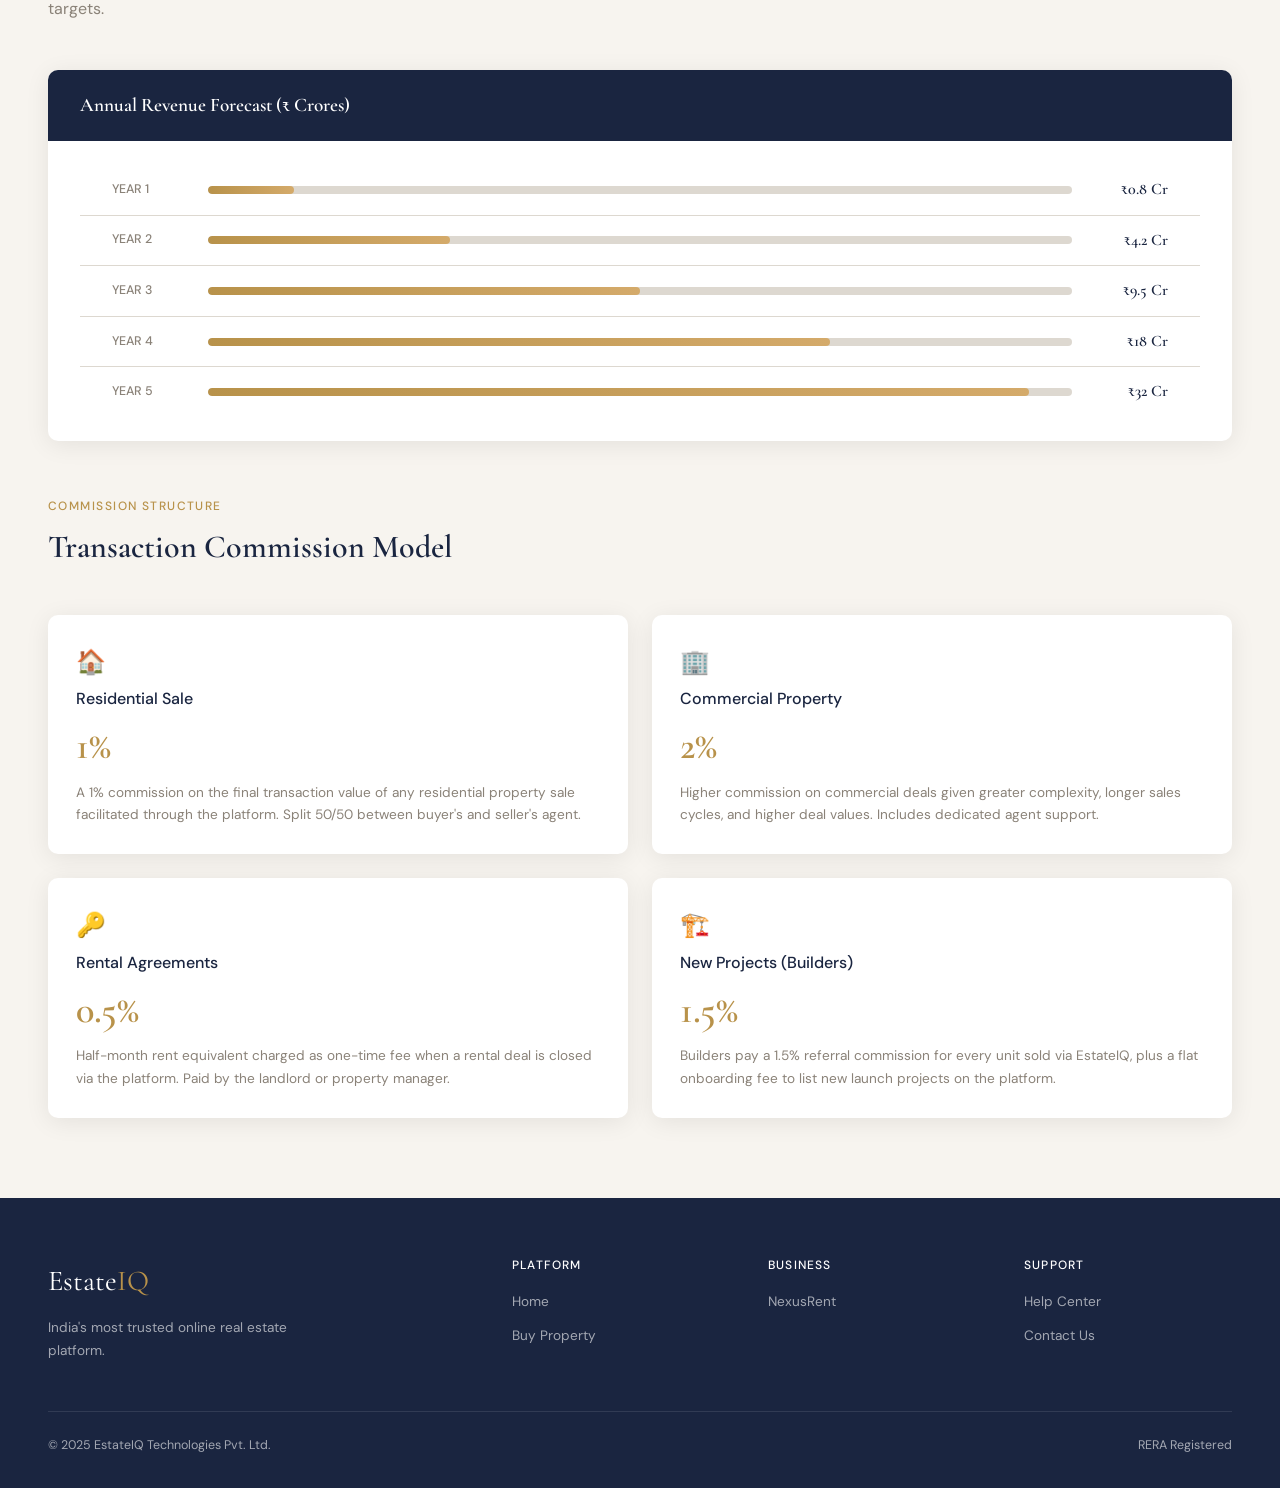
<file: revenue.html>
<!DOCTYPE html>
<html lang="en">

<head>
  <meta charset="UTF-8" />
  <meta name="viewport" content="width=device-width, initial-scale=1.0" />
  <title>Revenue Model — EstateIQ</title>
  <link rel="stylesheet" href="style.css" />
  <style>
    .page-hero {
      background: var(--navy);
      padding: 80px 48px 64px;
      position: relative;
      overflow: hidden;
    }

    .page-hero::after {
      content: '';
      position: absolute;
      right: -100px;
      top: -100px;
      width: 500px;
      height: 500px;
      border-radius: 50%;
      background: radial-gradient(circle, rgba(184, 146, 74, 0.12) 0%, transparent 70%);
    }

    .page-hero .container {
      position: relative;
      z-index: 1;
    }

    .page-hero h1 {
      color: var(--white);
      font-size: 3.2rem;
      margin-bottom: 12px;
    }

    .page-hero p {
      color: rgba(255, 255, 255, 0.5);
      max-width: 560px;
    }

    /* REVENUE STREAMS */
    .stream-grid {
      display: grid;
      grid-template-columns: repeat(3, 1fr);
      gap: 24px;
      margin-top: 48px;
    }

    .stream-card {
      background: var(--white);
      border-radius: 10px;
      padding: 32px 28px;
      box-shadow: var(--card-shadow);
      border-top: 3px solid var(--border);
      transition: border-color 0.2s;
    }

    .stream-card:hover {
      border-top-color: var(--gold);
    }

    .stream-icon {
      font-size: 2.2rem;
      margin-bottom: 16px;
    }

    .stream-title {
      font-family: 'Cormorant Garamond', serif;
      font-size: 1.4rem;
      color: var(--navy);
      margin-bottom: 8px;
    }

    .stream-desc {
      font-size: 0.88rem;
      color: var(--muted);
      line-height: 1.7;
      margin-bottom: 16px;
    }

    .stream-amount {
      font-family: 'Cormorant Garamond', serif;
      font-size: 1.6rem;
      color: var(--gold);
      font-weight: 600;
    }

    .stream-amount span {
      font-size: 0.8rem;
      font-family: 'DM Sans', sans-serif;
      color: var(--muted);
      font-weight: 400;
    }

    /* PRICING TABLE */
    .pricing-grid {
      display: grid;
      grid-template-columns: repeat(3, 1fr);
      gap: 24px;
      margin-top: 48px;
    }

    .plan-card {
      background: var(--white);
      border-radius: 10px;
      padding: 36px 28px;
      box-shadow: var(--card-shadow);
      position: relative;
    }

    .plan-card.featured {
      background: var(--navy);
      transform: scale(1.04);
    }

    .plan-badge {
      position: absolute;
      top: -12px;
      left: 50%;
      transform: translateX(-50%);
      background: var(--gold);
      color: white;
      font-size: 0.7rem;
      font-weight: 500;
      letter-spacing: 0.1em;
      text-transform: uppercase;
      padding: 4px 14px;
      border-radius: 20px;
    }

    .plan-name {
      font-family: 'DM Sans', sans-serif;
      font-size: 0.75rem;
      font-weight: 500;
      letter-spacing: 0.1em;
      text-transform: uppercase;
      color: var(--muted);
      margin-bottom: 12px;
    }

    .plan-card.featured .plan-name {
      color: rgba(255, 255, 255, 0.4);
    }

    .plan-price {
      font-family: 'Cormorant Garamond', serif;
      font-size: 3rem;
      font-weight: 600;
      color: var(--navy);
      line-height: 1;
    }

    .plan-card.featured .plan-price {
      color: var(--white);
    }

    .plan-price sup {
      font-size: 1.2rem;
      vertical-align: top;
      margin-top: 8px;
      display: inline-block;
    }

    .plan-price sub {
      font-family: 'DM Sans', sans-serif;
      font-size: 0.85rem;
      font-weight: 400;
    }

    .plan-desc {
      font-size: 0.82rem;
      color: var(--muted);
      margin: 8px 0 24px;
    }

    .plan-card.featured .plan-desc {
      color: rgba(255, 255, 255, 0.4);
    }

    .plan-features {
      list-style: none;
      display: flex;
      flex-direction: column;
      gap: 10px;
      margin-bottom: 28px;
    }

    .plan-features li {
      font-size: 0.85rem;
      display: flex;
      align-items: center;
      gap: 10px;
    }

    .plan-card.featured .plan-features li {
      color: rgba(255, 255, 255, 0.75);
    }

    .check {
      color: var(--success);
      font-size: 0.9rem;
    }

    .plan-card.featured .check {
      color: var(--gold);
    }

    .cross {
      color: var(--muted);
      font-size: 0.9rem;
    }

    /* PIE CHART VISUAL */
    .rev-breakdown {
      background: var(--white);
      border-radius: 10px;
      padding: 40px;
      box-shadow: var(--card-shadow);
      display: grid;
      grid-template-columns: 1fr 1fr;
      gap: 48px;
      align-items: center;
      margin-top: 48px;
    }

    .donut-wrap {
      position: relative;
      width: 220px;
      margin: 0 auto;
    }

    .donut-label {
      position: absolute;
      inset: 0;
      display: flex;
      flex-direction: column;
      align-items: center;
      justify-content: center;
    }

    .donut-label .big {
      font-family: 'Cormorant Garamond', serif;
      font-size: 2.2rem;
      font-weight: 600;
      color: var(--navy);
    }

    .donut-label .small {
      font-size: 0.75rem;
      color: var(--muted);
      text-transform: uppercase;
      letter-spacing: 0.08em;
    }

    .legend-item {
      display: flex;
      align-items: center;
      gap: 12px;
      margin-bottom: 16px;
    }

    .legend-dot {
      width: 12px;
      height: 12px;
      border-radius: 3px;
      flex-shrink: 0;
    }

    .legend-label {
      font-size: 0.85rem;
      color: var(--ink);
      flex: 1;
    }

    .legend-pct {
      font-family: 'Cormorant Garamond', serif;
      font-size: 1.1rem;
      font-weight: 600;
      color: var(--navy);
    }

    /* FINANCIAL PROJECTIONS */
    .proj-table-wrap {
      background: var(--white);
      border-radius: 10px;
      box-shadow: var(--card-shadow);
      overflow: hidden;
      margin-top: 48px;
    }

    .proj-header {
      background: var(--navy);
      padding: 24px 32px;
    }

    .proj-header h3 {
      color: var(--white);
      font-size: 1.2rem;
    }

    .bar-row {
      display: grid;
      grid-template-columns: 80px 1fr 80px;
      gap: 16px;
      align-items: center;
      padding: 12px 32px;
      border-bottom: 1px solid var(--border);
    }

    .bar-row:last-child {
      border-bottom: none;
    }

    .bar-year {
      font-size: 0.78rem;
      font-weight: 500;
      color: var(--muted);
      text-transform: uppercase;
    }

    .bar-track {
      height: 8px;
      background: var(--border);
      border-radius: 4px;
      overflow: hidden;
    }

    .bar-fill {
      height: 100%;
      background: linear-gradient(90deg, var(--gold), var(--gold-light));
      border-radius: 4px;
      transition: width 1s ease;
    }

    .bar-value {
      font-family: 'Cormorant Garamond', serif;
      font-size: 1rem;
      font-weight: 600;
      color: var(--navy);
      text-align: right;
    }

    /* COMMISSION MODEL */
    .commission-grid {
      display: grid;
      grid-template-columns: repeat(2, 1fr);
      gap: 24px;
      margin-top: 48px;
    }

    .comm-card {
      background: var(--white);
      border-radius: 10px;
      padding: 28px;
      box-shadow: var(--card-shadow);
    }

    .comm-card h4 {
      font-family: 'DM Sans', sans-serif;
      font-size: 1rem;
      font-weight: 500;
      margin-bottom: 8px;
      color: var(--navy);
    }

    .comm-rate {
      font-family: 'Cormorant Garamond', serif;
      font-size: 2.4rem;
      color: var(--gold);
      font-weight: 600;
      margin: 4px 0;
    }

    .comm-desc {
      font-size: 0.85rem;
      color: var(--muted);
      line-height: 1.65;
    }
  </style>
  <script src="https://checkout.razorpay.com/v1/checkout.js"></script>
  <script>
    function initRazorpay(planName, amount) {
      var options = {
        "key": "rzp_test_ScdJnGvFQvodqy", // <-- Add your test key here!
        "amount": amount * 100,
        "currency": "INR",
        "name": "EstateIQ",
        "description": planName + " Plan",
        "theme": { "color": "#1a2540" },
        "handler": function (response) {
          window.location.href = "payment-success.html";
        }
      };
      var rzp = new Razorpay(options);
      rzp.open();
    }
  </script>
</head>

<body>

  <nav>
    <a href="index.html" class="nav-logo">Estate<span>IQ</span></a>
    <div class="nav-links">
      <a href="index.html">Home</a>
      <a href="nexusrent.html">NexusRent</a>
      <a href="revenue.html" class="active">Revenue</a>
      <a href="marketing.html">Marketing</a>
      <a href="crm.html">CRM</a>
      <a href="security.html">Security</a>
      <div class="nav-dropdown">
        <a href="#" class="nav-cta nav-dropdown-toggle">Dashboard</a>
        <div class="nav-dropdown-menu">
          <a href="landowner.html">Landowner</a>
          <a href="client.html">Client (Tenant)</a>
          <a href="admin.html">Admin</a>
        </div>
      </div>
    </div>
  </nav>

  <!-- PAGE HERO -->
  <div class="page-hero">
    <div class="container">
      <div class="section-label" style="color:var(--gold)">Business Model</div>
      <h1>Revenue Model</h1>
      <p>How EstateIQ generates sustainable revenue across multiple streams while delivering value to buyers, sellers,
        and agents.</p>
    </div>
  </div>

  <!-- OVERVIEW -->
  <section class="section">
    <div class="container">
      <div class="section-label">Overview</div>
      <h2 class="section-title">Multiple Revenue Streams</h2>
      <p class="section-sub">EstateIQ operates on a diversified model — combining subscription plans, transaction
        commissions, advertising, and value-added services to ensure stable and scalable income.</p>

      <div class="stream-grid">
        <div class="stream-card">
          <div class="stream-icon">📋</div>
          <div class="stream-title">Subscription Plans</div>
          <div class="stream-desc">Agents and builders pay monthly or annual fees to list properties, access leads, and
            use advanced CRM tools on our platform.</div>
          <div class="stream-amount">₹999 – ₹4,999 <span>/ month</span></div>
        </div>
        <div class="stream-card">
          <div class="stream-icon">💰</div>
          <div class="stream-title">Transaction Commission</div>
          <div class="stream-desc">A 0.5% – 2% commission is charged on successful property transactions facilitated
            through EstateIQ's platform.</div>
          <div class="stream-amount">0.5% – 2% <span>of deal value</span></div>
        </div>
        <div class="stream-card">
          <div class="stream-icon">⭐</div>
          <div class="stream-title">Featured Listings</div>
          <div class="stream-desc">Sellers and agents can pay to boost their listing to the top of search results and
            get a "Featured" badge for higher visibility.</div>
          <div class="stream-amount">₹2,000 – ₹15,000 <span>/ listing</span></div>
        </div>
        <div class="stream-card">
          <div class="stream-icon">📢</div>
          <div class="stream-title">Display Advertising</div>
          <div class="stream-desc">Banks, home loan companies, interior designers, and moving services advertise on the
            platform to reach our high-intent audience.</div>
          <div class="stream-amount">CPM / CPC <span>based model</span></div>
        </div>
        <div class="stream-card">
          <div class="stream-icon">📊</div>
          <div class="stream-title">Market Intelligence Reports</div>
          <div class="stream-desc">Premium market trend reports, price analytics, and investment insights sold to
            developers, investors, and financial institutions.</div>
          <div class="stream-amount">₹5,000 – ₹50,000 <span>/ report</span></div>
        </div>
        <div class="stream-card">
          <div class="stream-icon">🏠</div>
          <div class="stream-title">Value-Added Services</div>
          <div class="stream-desc">Home loan referrals (referral fee), legal documentation assistance, interior design
            packages, and packers & movers partnerships.</div>
          <div class="stream-amount">₹1,500 – ₹10,000 <span>/ service</span></div>
        </div>
      </div>
    </div>
  </section>

  <div class="divider"></div>

  <!-- SUBSCRIPTION PLANS -->
  <section class="section">
    <div class="container">
      <div class="section-label">Pricing</div>
      <h2 class="section-title">Agent & Builder Plans</h2>
      <p class="section-sub">Flexible plans for individual agents to large development companies.</p>

      <div class="pricing-grid">
        <!-- Starter -->
        <div class="plan-card">
          <div class="plan-name">Starter</div>
          <div class="plan-price"><sup>₹</sup>999<sub>/mo</sub></div>
          <div class="plan-desc">For independent agents just starting out</div>
          <ul class="plan-features">
            <li><span class="check">✓</span> 5 active listings</li>
            <li><span class="check">✓</span> Basic lead management</li>
            <li><span class="check">✓</span> Standard search placement</li>
            <li><span class="check">✓</span> Email support</li>
            <li><span class="cross">✗</span> Analytics dashboard</li>
            <li><span class="cross">✗</span> Featured listing slots</li>
            <li><span class="cross">✗</span> CRM access</li>
          </ul>
          <a href="#" class="btn btn-outline" style="width:100%;justify-content:center;"
            onclick="initRazorpay('Starter', 999); return false;">Get Started</a>
        </div>

        <!-- Professional (Featured) -->
        <div class="plan-card featured">
          <div class="plan-badge">Most Popular</div>
          <div class="plan-name">Professional</div>
          <div class="plan-price"><sup>₹</sup>2,499<sub>/mo</sub></div>
          <div class="plan-desc" style="color:rgba(255,255,255,0.4)">For active agents and small firms</div>
          <ul class="plan-features">
            <li><span class="check">✓</span> 25 active listings</li>
            <li><span class="check">✓</span> Full CRM dashboard</li>
            <li><span class="check">✓</span> Priority search placement</li>
            <li><span class="check">✓</span> Analytics & insights</li>
            <li><span class="check">✓</span> 2 featured listing slots</li>
            <li><span class="check">✓</span> Chat + phone support</li>
            <li><span class="check">✓</span> Lead scoring</li>
          </ul>
          <a href="#" class="btn btn-primary" style="width:100%;justify-content:center;"
            onclick="initRazorpay('Professional', 2499); return false;">Get Started</a>
        </div>

        <!-- Enterprise -->
        <div class="plan-card">
          <div class="plan-name">Enterprise</div>
          <div class="plan-price"><sup>₹</sup>4,999<sub>/mo</sub></div>
          <div class="plan-desc">For builders and large real estate firms</div>
          <ul class="plan-features">
            <li><span class="check">✓</span> Unlimited listings</li>
            <li><span class="check">✓</span> Dedicated account manager</li>
            <li><span class="check">✓</span> Top search placement</li>
            <li><span class="check">✓</span> Advanced analytics API</li>
            <li><span class="check">✓</span> 10 featured listing slots</li>
            <li><span class="check">✓</span> 24/7 priority support</li>
            <li><span class="check">✓</span> Custom branding</li>
          </ul>
          <a href="#" class="btn btn-navy" style="width:100%;justify-content:center;"
            onclick="initRazorpay('Enterprise', 4999); return false;">Contact Sales</a>
        </div>
      </div>
    </div>
  </section>

  <div class="divider"></div>

  <!-- REVENUE BREAKDOWN (DONUT CHART) -->
  <section class="section" style="background:var(--paper)">
    <div class="container">
      <div class="section-label">Revenue Mix</div>
      <h2 class="section-title">Revenue Breakdown</h2>
      <p class="section-sub">Projected Year 2 revenue distribution across all income streams.</p>

      <div class="rev-breakdown">
        <div>
          <div class="donut-wrap">
            <svg viewBox="0 0 220 220" width="220" height="220">
              <!-- Donut segments (manual SVG) -->
              <!-- Total circumference for r=80: 2*pi*80 = 502.65 -->
              <!-- Subscriptions 35% = 175.93, offset 0 -->
              <!-- Commission 30% = 150.8, offset 175.93 -->
              <!-- Featured 20% = 100.53, offset 326.73 -->
              <!-- Ads 10% = 50.27, offset 427.26 -->
              <!-- Reports 5% = 25.13, offset 477.53 -->
              <circle cx="110" cy="110" r="80" fill="none" stroke="var(--border)" stroke-width="28" />
              <circle cx="110" cy="110" r="80" fill="none" stroke="#b8924a" stroke-width="28"
                stroke-dasharray="175.93 326.72" stroke-dashoffset="125.66" />
              <circle cx="110" cy="110" r="80" fill="none" stroke="#1a2540" stroke-width="28"
                stroke-dasharray="150.8 351.85" stroke-dashoffset="-50.27" />
              <circle cx="110" cy="110" r="80" fill="none" stroke="#5d7a94" stroke-width="28"
                stroke-dasharray="100.53 402.12" stroke-dashoffset="-201.07" />
              <circle cx="110" cy="110" r="80" fill="none" stroke="#9fb870" stroke-width="28"
                stroke-dasharray="50.27 452.38" stroke-dashoffset="-301.6" />
              <circle cx="110" cy="110" r="80" fill="none" stroke="#c8b890" stroke-width="28"
                stroke-dasharray="25.13 477.52" stroke-dashoffset="-351.87" />
            </svg>
            <div class="donut-label">
              <div class="big">₹4.2 Cr</div>
              <div class="small">Year 2 ARR</div>
            </div>
          </div>
        </div>
        <div>
          <div style="margin-bottom:8px;font-family:'Cormorant Garamond',serif;font-size:1.3rem;color:var(--navy);">
            Revenue Sources</div>
          <div style="margin-bottom:24px;font-size:0.85rem;color:var(--muted);">Projected Year 2 annual recurring
            revenue</div>
          <div class="legend-item">
            <div class="legend-dot" style="background:#b8924a"></div>
            <div class="legend-label">Subscription Plans</div>
            <div class="legend-pct">35%</div>
          </div>
          <div class="legend-item">
            <div class="legend-dot" style="background:#1a2540"></div>
            <div class="legend-label">Transaction Commission</div>
            <div class="legend-pct">30%</div>
          </div>
          <div class="legend-item">
            <div class="legend-dot" style="background:#5d7a94"></div>
            <div class="legend-label">Featured Listings</div>
            <div class="legend-pct">20%</div>
          </div>
          <div class="legend-item">
            <div class="legend-dot" style="background:#9fb870"></div>
            <div class="legend-label">Display Advertising</div>
            <div class="legend-pct">10%</div>
          </div>
          <div class="legend-item">
            <div class="legend-dot" style="background:#c8b890"></div>
            <div class="legend-label">Reports & VAS</div>
            <div class="legend-pct">5%</div>
          </div>
        </div>
      </div>
    </div>
  </section>

  <div class="divider"></div>

  <!-- PROJECTIONS -->
  <section class="section">
    <div class="container">
      <div class="section-label">Growth</div>
      <h2 class="section-title">Financial Projections</h2>
      <p class="section-sub">Estimated revenue growth over 5 years with aggressive but achievable targets.</p>

      <div class="proj-table-wrap">
        <div class="proj-header">
          <h3>Annual Revenue Forecast (₹ Crores)</h3>
        </div>
        <div style="padding: 24px 32px;">
          <div class="bar-row">
            <span class="bar-year">Year 1</span>
            <div class="bar-track">
              <div class="bar-fill" style="width:10%"></div>
            </div>
            <span class="bar-value">₹0.8 Cr</span>
          </div>
          <div class="bar-row">
            <span class="bar-year">Year 2</span>
            <div class="bar-track">
              <div class="bar-fill" style="width:28%"></div>
            </div>
            <span class="bar-value">₹4.2 Cr</span>
          </div>
          <div class="bar-row">
            <span class="bar-year">Year 3</span>
            <div class="bar-track">
              <div class="bar-fill" style="width:50%"></div>
            </div>
            <span class="bar-value">₹9.5 Cr</span>
          </div>
          <div class="bar-row">
            <span class="bar-year">Year 4</span>
            <div class="bar-track">
              <div class="bar-fill" style="width:72%"></div>
            </div>
            <span class="bar-value">₹18 Cr</span>
          </div>
          <div class="bar-row">
            <span class="bar-year">Year 5</span>
            <div class="bar-track">
              <div class="bar-fill" style="width:95%"></div>
            </div>
            <span class="bar-value">₹32 Cr</span>
          </div>
        </div>
      </div>

      <!-- Commission model -->
      <div style="margin-top:56px;">
        <div class="section-label">Commission Structure</div>
        <h2 class="section-title" style="font-size:2rem">Transaction Commission Model</h2>
        <div class="commission-grid">
          <div class="comm-card">
            <div class="comm-card-icon" style="font-size:1.5rem;margin-bottom:8px">🏠</div>
            <h4>Residential Sale</h4>
            <div class="comm-rate">1%</div>
            <div class="comm-desc">A 1% commission on the final transaction value of any residential property sale
              facilitated through the platform. Split 50/50 between buyer's and seller's agent.</div>
          </div>
          <div class="comm-card">
            <div class="comm-card-icon" style="font-size:1.5rem;margin-bottom:8px">🏢</div>
            <h4>Commercial Property</h4>
            <div class="comm-rate">2%</div>
            <div class="comm-desc">Higher commission on commercial deals given greater complexity, longer sales cycles,
              and higher deal values. Includes dedicated agent support.</div>
          </div>
          <div class="comm-card">
            <div class="comm-card-icon" style="font-size:1.5rem;margin-bottom:8px">🔑</div>
            <h4>Rental Agreements</h4>
            <div class="comm-rate">0.5%</div>
            <div class="comm-desc">Half-month rent equivalent charged as one-time fee when a rental deal is closed via
              the platform. Paid by the landlord or property manager.</div>
          </div>
          <div class="comm-card">
            <div class="comm-card-icon" style="font-size:1.5rem;margin-bottom:8px">🏗️</div>
            <h4>New Projects (Builders)</h4>
            <div class="comm-rate">1.5%</div>
            <div class="comm-desc">Builders pay a 1.5% referral commission for every unit sold via EstateIQ, plus a flat
              onboarding fee to list new launch projects on the platform.</div>
          </div>
        </div>
      </div>
    </div>
  </section>

  <footer>
    <div class="footer-grid">
      <div>
        <div class="footer-logo">Estate<span>IQ</span></div>
        <div class="footer-tagline">India's most trusted online real estate platform.</div>
      </div>
      <div class="footer-col">
        <h4>Platform</h4>
        <ul>
          <li><a href="index.html">Home</a></li>
          <li><a href="#">Buy Property</a></li>
        </ul>
      </div>
      <div class="footer-col">
        <h4>Business</h4>
        <ul>
          <li><a href="nexusrent.html">NexusRent</a></li>
        </ul>
      </div>
      <div class="footer-col">
        <h4>Support</h4>
        <ul>
          <li><a href="#">Help Center</a></li>
          <li><a href="#">Contact Us</a></li>
        </ul>
      </div>
    </div>
    <div class="footer-bottom"><span>© 2025 EstateIQ Technologies Pvt. Ltd.</span><span>RERA Registered</span></div>
  </footer>

  <script>
    // Animate bars on scroll
    const observer = new IntersectionObserver((entries) => {
      entries.forEach(e => { if (e.isIntersecting) e.target.style.width = e.target.dataset.w; });
    }, { threshold: 0.3 });
  </script>
</body>

</html>
</file>
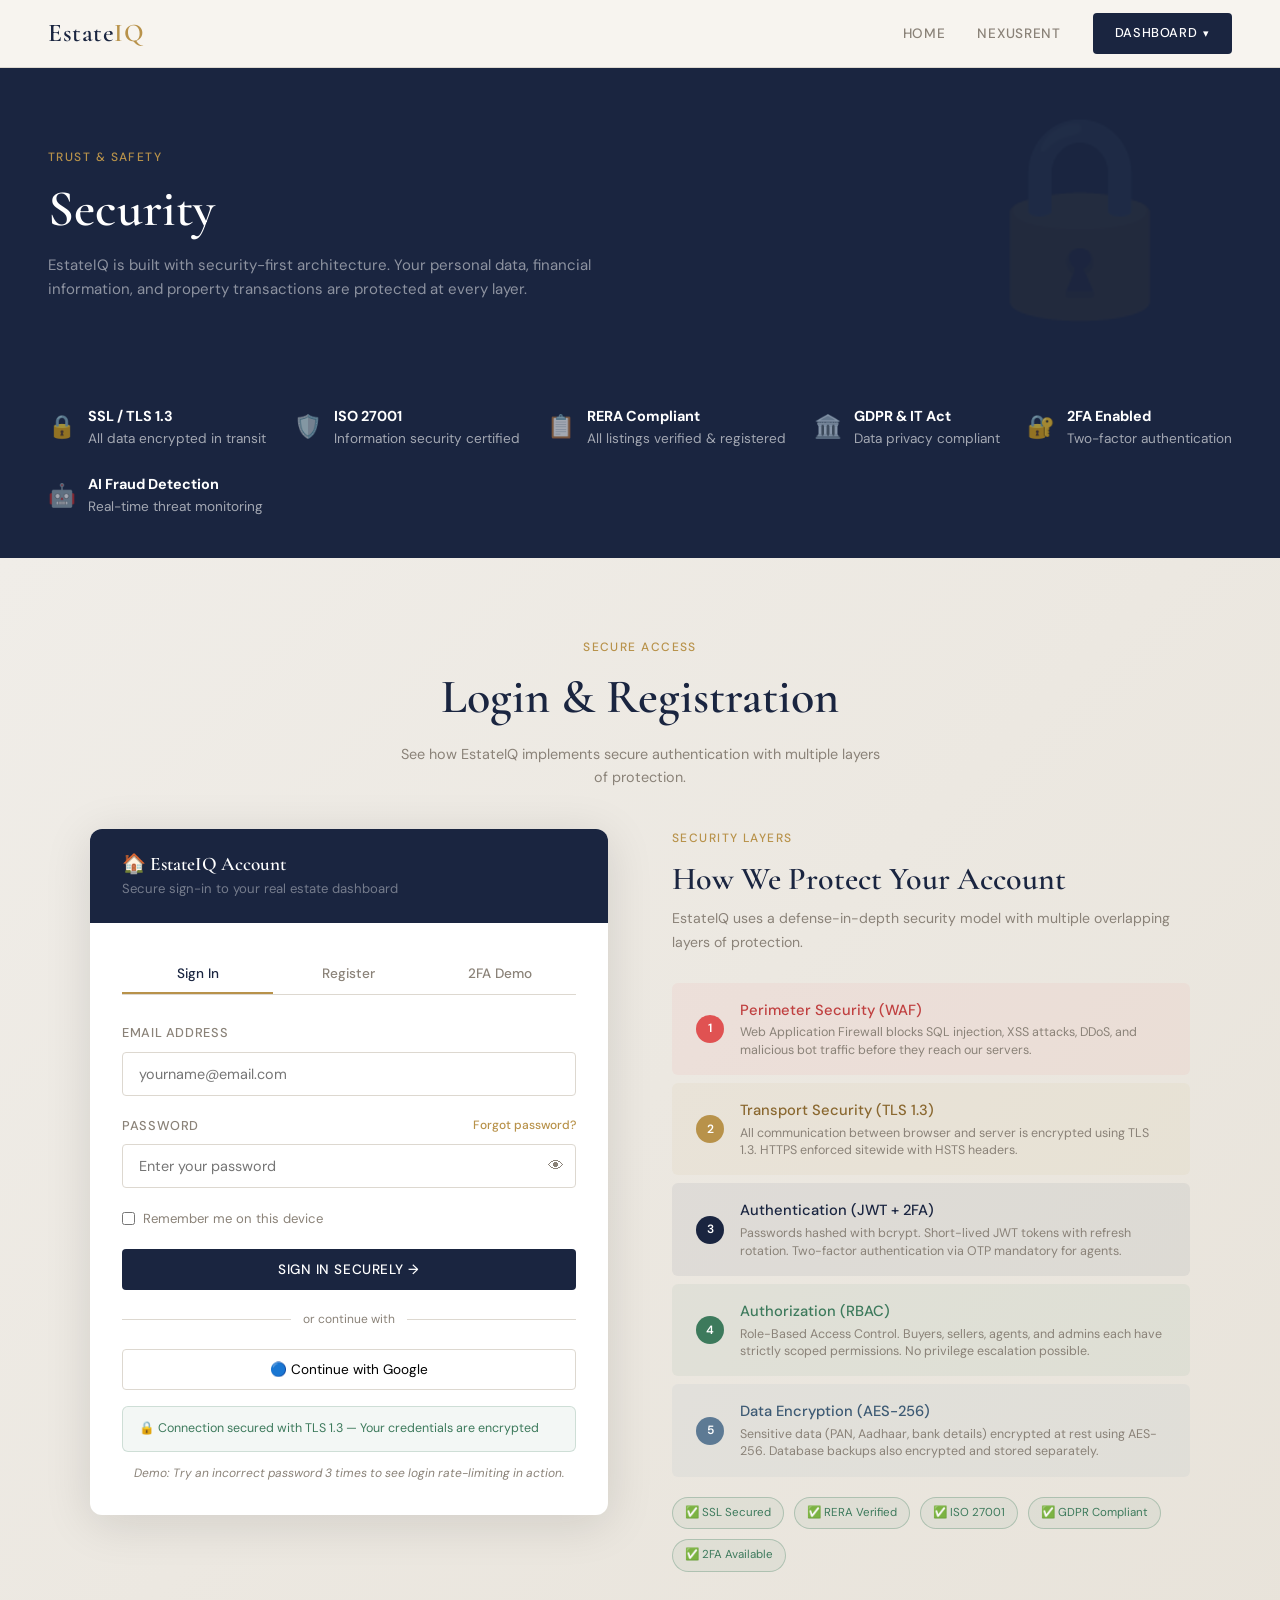
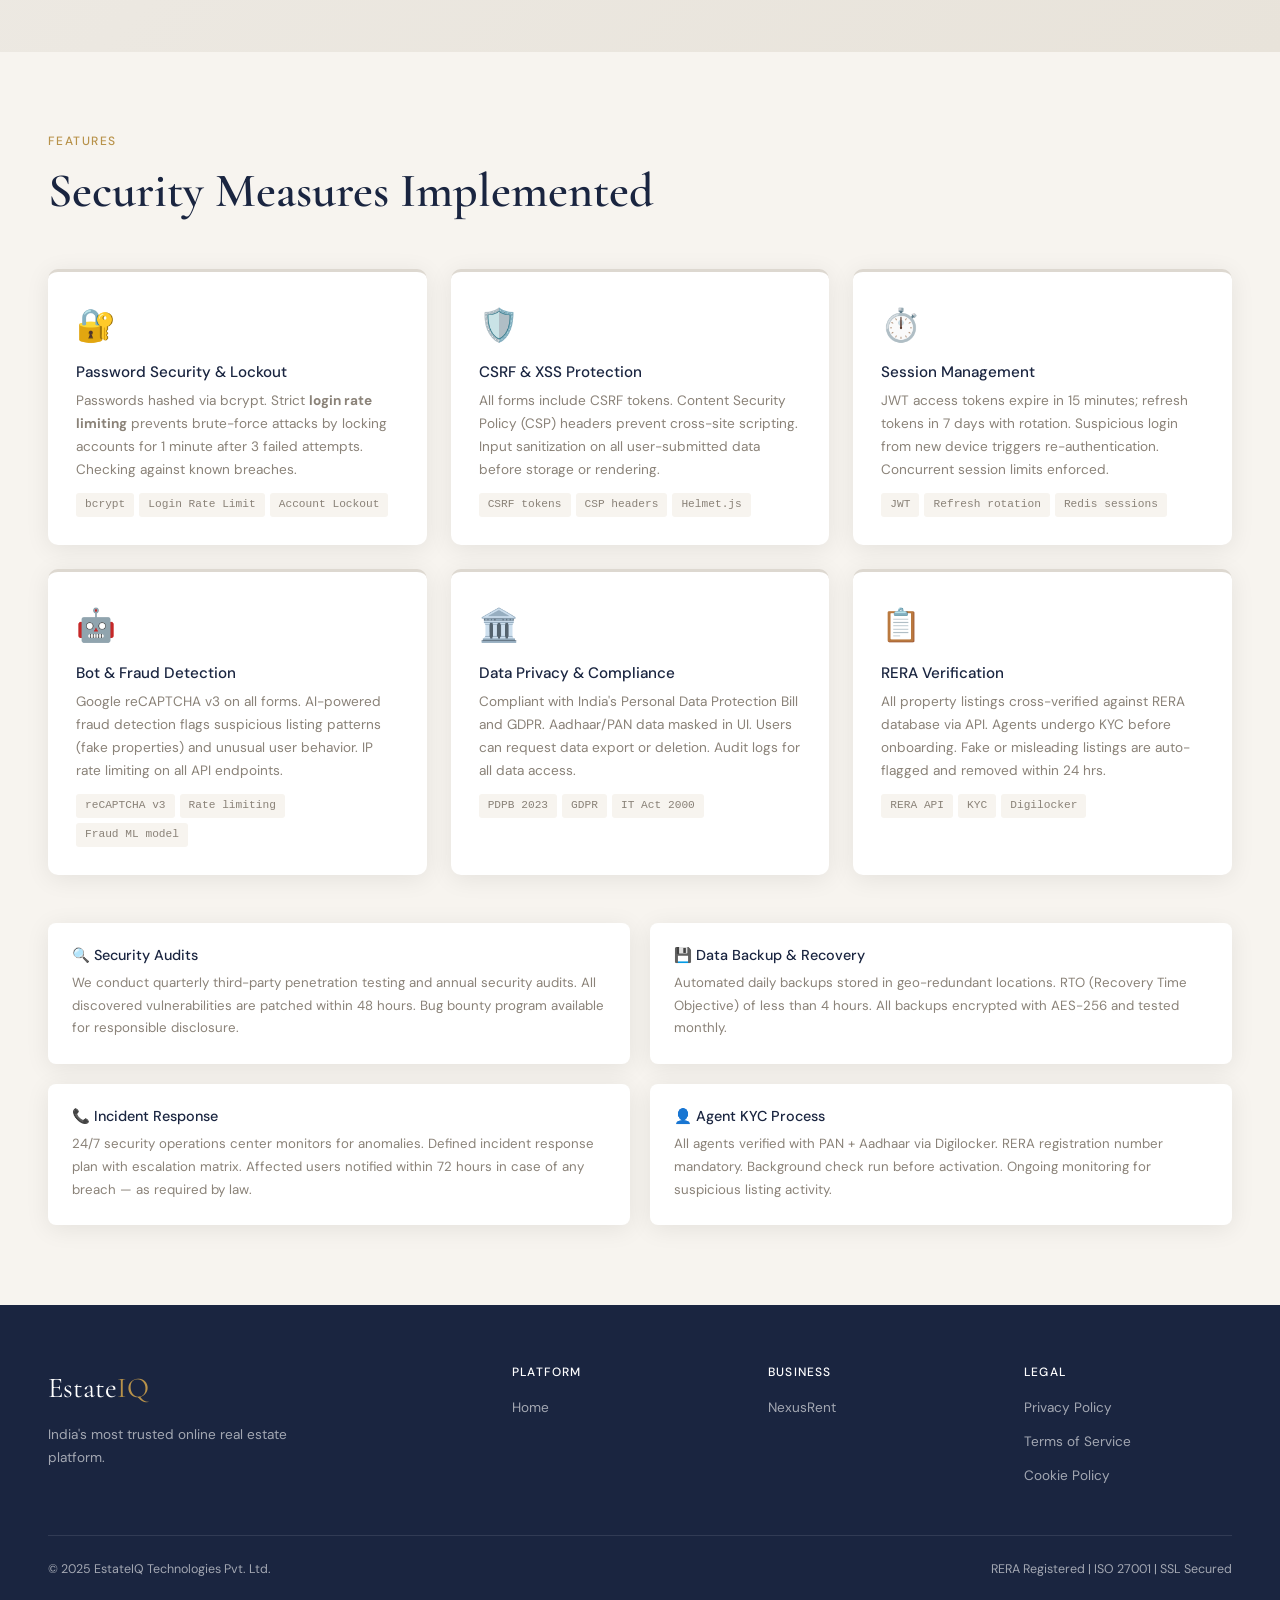
<file: security.html>
<!DOCTYPE html>
<html lang="en">
<head>
  <meta charset="UTF-8"/>
  <meta name="viewport" content="width=device-width, initial-scale=1.0"/>
  <title>Security — EstateIQ</title>
  <link rel="stylesheet" href="style.css"/>
  <style>
    .page-hero { background: var(--navy); padding: 80px 48px 64px; position: relative; overflow: hidden; }
    .page-hero h1 { color: var(--white); font-size: 3.2rem; margin-bottom: 12px; }
    .page-hero p { color: rgba(255,255,255,0.5); max-width: 560px; }
    .page-hero::before { content:'🔒'; position:absolute; right:80px; top:50%; transform:translateY(-50%); font-size:12rem; opacity:0.04; }

    /* AUTH SECTION */
    .auth-section {
      background: linear-gradient(135deg, #f0ede8 0%, #e8e3da 100%);
      padding: 80px 48px;
    }
    .auth-layout {
      display: grid;
      grid-template-columns: 1fr 1fr;
      gap: 64px;
      align-items: start;
      max-width: 1100px;
      margin: 0 auto;
    }
    .auth-card {
      background: var(--white);
      border-radius: 12px;
      box-shadow: 0 8px 48px rgba(13,13,13,0.12);
      overflow: hidden;
    }
    .auth-card-header {
      background: var(--navy);
      padding: 24px 32px;
    }
    .auth-card-header h3 { color: var(--white); font-size: 1.2rem; margin-bottom: 2px; }
    .auth-card-header p { color: rgba(255,255,255,0.4); font-size: 0.82rem; }
    .auth-card-body { padding: 32px; }
    .auth-tabs { display: flex; border-bottom: 1px solid var(--border); margin-bottom: 28px; }
    .auth-tab { flex: 1; padding: 10px; text-align: center; font-size: 0.85rem; font-weight: 500; color: var(--muted); cursor: pointer; border-bottom: 2px solid transparent; transition: all 0.2s; background: none; border-top: none; border-left: none; border-right: none; font-family: 'DM Sans', sans-serif; }
    .auth-tab.active { color: var(--navy); border-bottom-color: var(--gold); }
    .auth-form { display: none; }
    .auth-form.active { display: block; }

    /* Password strength */
    .pw-strength-wrap { margin-top: 8px; }
    .pw-strength-bar { height: 4px; background: var(--border); border-radius: 2px; overflow: hidden; margin-bottom: 4px; }
    .pw-strength-fill { height: 100%; width: 0; border-radius: 2px; transition: width 0.3s, background 0.3s; }
    .pw-strength-label { font-size: 0.72rem; color: var(--muted); }

    /* OTP / 2FA */
    .otp-boxes { display: flex; gap: 8px; margin-bottom: 8px; }
    .otp-box { width: 44px; height: 48px; border: 1.5px solid var(--border); border-radius: 6px; text-align: center; font-size: 1.2rem; font-weight: 600; font-family: 'Cormorant Garamond', serif; color: var(--navy); outline: none; transition: border-color 0.2s; }
    .otp-box:focus { border-color: var(--gold); }
    .otp-hint { font-size: 0.75rem; color: var(--muted); }

    /* SECURITY BADGES */
    .badges-row { display: flex; flex-wrap: wrap; gap: 10px; margin-top: 16px; }
    .sec-badge { display: flex; align-items: center; gap: 6px; padding: 6px 12px; border-radius: 20px; border: 1px solid var(--border); font-size: 0.72rem; color: var(--muted); background: var(--paper); }
    .sec-badge.active-badge { border-color: rgba(61,122,92,0.3); background: rgba(61,122,92,0.06); color: var(--success); }

    /* SECURITY FEATURES */
    .sec-features-grid { display: grid; grid-template-columns: repeat(3, 1fr); gap: 24px; margin-top: 48px; }
    .sec-feature-card { background: var(--white); border-radius: 10px; padding: 28px; box-shadow: var(--card-shadow); border-top: 3px solid var(--border); }
    .sec-feature-card:hover { border-top-color: var(--gold); }
    .sec-feature-card .sf-icon { font-size: 2rem; margin-bottom: 12px; }
    .sec-feature-card h3 { font-family: 'DM Sans', sans-serif; font-size: 0.95rem; font-weight: 500; color: var(--navy); margin-bottom: 8px; }
    .sec-feature-card p { font-size: 0.85rem; color: var(--muted); line-height: 1.7; }
    .sec-feature-card .tech-stack { display: flex; flex-wrap: wrap; gap: 5px; margin-top: 12px; }
    .tech-chip { padding: 3px 9px; background: var(--paper); border-radius: 3px; font-size: 0.7rem; color: var(--muted); font-weight: 500; font-family: monospace; }

    /* TRUST INDICATORS */
    .trust-strip { background: var(--navy); padding: 40px 48px; }
    .trust-inner { max-width: 1200px; margin: 0 auto; display: flex; align-items: center; justify-content: space-between; flex-wrap: wrap; gap: 24px; }
    .trust-item { display: flex; align-items: center; gap: 12px; color: rgba(255,255,255,0.6); font-size: 0.85rem; }
    .trust-item .ti-icon { font-size: 1.4rem; }
    .trust-item strong { display: block; color: var(--white); font-size: 0.9rem; }

    /* SECURITY LAYER DIAGRAM */
    .layer-diagram { background: var(--white); border-radius: 10px; padding: 36px; box-shadow: var(--card-shadow); margin-top: 48px; }
    .layers { display: flex; flex-direction: column; gap: 8px; margin-top: 24px; }
    .sec-layer { padding: 16px 24px; border-radius: 6px; display: flex; align-items: center; gap: 16px; transition: transform 0.2s; cursor: default; }
    .sec-layer:hover { transform: translateX(4px); }
    .layer-num { width: 28px; height: 28px; border-radius: 50%; display: flex; align-items: center; justify-content: center; font-size: 0.75rem; font-weight: 600; color: white; flex-shrink: 0; }
    .layer-title { font-weight: 500; font-size: 0.92rem; margin-bottom: 2px; }
    .layer-desc { font-size: 0.78rem; line-height: 1.4; }

    /* POLICY CARDS */
    .policy-grid { display: grid; grid-template-columns: repeat(2, 1fr); gap: 20px; margin-top: 48px; }
    .policy-card { background: var(--white); border-radius: 8px; padding: 24px; box-shadow: var(--card-shadow); }
    .policy-card h4 { font-family: 'DM Sans', sans-serif; font-size: 0.9rem; font-weight: 500; color: var(--navy); margin-bottom: 8px; }
    .policy-card p { font-size: 0.83rem; color: var(--muted); line-height: 1.7; }

    /* SOCIAL LOGIN */
    .social-divider { display: flex; align-items: center; gap: 12px; margin: 20px 0; }
    .social-divider::before, .social-divider::after { content:''; flex:1; height:1px; background:var(--border); }
    .social-divider span { font-size: 0.75rem; color: var(--muted); }
    .social-btn { width: 100%; padding: 11px; border: 1.5px solid var(--border); border-radius: 4px; background: white; cursor: pointer; font-family: 'DM Sans', sans-serif; font-size: 0.85rem; display: flex; align-items: center; justify-content: center; gap: 10px; transition: border-color 0.2s; margin-bottom: 10px; }
    .social-btn:hover { border-color: var(--muted); }

    /* NOTICE */
    .sec-notice { background: rgba(61,122,92,0.06); border: 1px solid rgba(61,122,92,0.2); border-radius: 6px; padding: 12px 16px; font-size: 0.78rem; color: var(--success); margin-top: 16px; display: flex; align-items: center; gap: 8px; }
  </style>
</head>
<body>

<nav>
  <a href="index.html" class="nav-logo">Estate<span>IQ</span></a>
  <div class="nav-links">
    <a href="index.html">Home</a>
    <a href="nexusrent.html">NexusRent</a>
    <div class="nav-dropdown">
      <a href="#" class="nav-cta nav-dropdown-toggle">Dashboard</a>
      <div class="nav-dropdown-menu">
        <a href="landowner.html">Landowner</a>
        <a href="client.html">Client (Tenant)</a>
        <a href="admin.html">Admin</a>
      </div>
    </div>
  </div>
</nav>

<div class="page-hero">
  <div class="container">
    <div class="section-label" style="color:var(--gold)">Trust & Safety</div>
    <h1>Security</h1>
    <p>EstateIQ is built with security-first architecture. Your personal data, financial information, and property transactions are protected at every layer.</p>
  </div>
</div>

<!-- TRUST STRIP -->
<div class="trust-strip">
  <div class="trust-inner">
    <div class="trust-item"><div class="ti-icon">🔒</div><div><strong>SSL / TLS 1.3</strong>All data encrypted in transit</div></div>
    <div class="trust-item"><div class="ti-icon">🛡️</div><div><strong>ISO 27001</strong>Information security certified</div></div>
    <div class="trust-item"><div class="ti-icon">📋</div><div><strong>RERA Compliant</strong>All listings verified & registered</div></div>
    <div class="trust-item"><div class="ti-icon">🏛️</div><div><strong>GDPR & IT Act</strong>Data privacy compliant</div></div>
    <div class="trust-item"><div class="ti-icon">🔐</div><div><strong>2FA Enabled</strong>Two-factor authentication</div></div>
    <div class="trust-item"><div class="ti-icon">🤖</div><div><strong>AI Fraud Detection</strong>Real-time threat monitoring</div></div>
  </div>
</div>

<!-- LOGIN / REGISTER UI -->
<div class="auth-section">
  <div style="text-align:center;margin-bottom:40px;">
    <div class="section-label">Secure Access</div>
    <h2 class="section-title">Login & Registration</h2>
    <p style="color:var(--muted);font-size:0.9rem;max-width:480px;margin:0 auto;">See how EstateIQ implements secure authentication with multiple layers of protection.</p>
  </div>

  <div class="auth-layout">

    <!-- AUTH CARD -->
    <div class="auth-card">
      <div class="auth-card-header">
        <h3>🏠 EstateIQ Account</h3>
        <p>Secure sign-in to your real estate dashboard</p>
      </div>
      <div class="auth-card-body">
        <div class="auth-tabs">
          <button class="auth-tab active" onclick="switchTab('login',this)">Sign In</button>
          <button class="auth-tab" onclick="switchTab('register',this)">Register</button>
          <button class="auth-tab" onclick="switchTab('2fa',this)">2FA Demo</button>
        </div>

        <!-- LOGIN FORM -->
        <div class="auth-form active" id="form-login">
          <div class="form-group">
            <label class="form-label">Email Address</label>
            <input type="email" class="form-input" placeholder="yourname@email.com" id="login-email"/>
          </div>
          <div class="form-group">
            <label class="form-label" style="display:flex;justify-content:space-between;">
              Password <a href="#" style="color:var(--gold);font-size:0.75rem;text-transform:none;letter-spacing:0">Forgot password?</a>
            </label>
            <div style="position:relative">
              <input type="password" class="form-input" placeholder="Enter your password" id="login-pw" style="padding-right:44px"/>
              <button onclick="togglePw('login-pw',this)" style="position:absolute;right:12px;top:50%;transform:translateY(-50%);background:none;border:none;cursor:pointer;color:var(--muted);font-size:1rem">👁</button>
            </div>
          </div>
          <div style="display:flex;align-items:center;gap:8px;margin-bottom:20px;">
            <input type="checkbox" id="remember" style="accent-color:var(--gold)"/>
            <label for="remember" style="font-size:0.82rem;color:var(--muted)">Remember me on this device</label>
          </div>
          <button id="login-btn" class="btn btn-navy" style="width:100%;justify-content:center;" onclick="doLogin()">Sign In Securely →</button>
          <div class="social-divider"><span>or continue with</span></div>
          <button class="social-btn">🔵 Continue with Google</button>
          <div id="login-notice" class="sec-notice">🔒 Connection secured with TLS 1.3 — Your credentials are encrypted</div>
          <div style="font-size: 0.75rem; color: var(--muted); margin-top: 12px; text-align: center;"><em>Demo: Try an incorrect password 3 times to see login rate-limiting in action.</em></div>
        </div>

        <!-- REGISTER FORM -->
        <div class="auth-form" id="form-register">
          <div style="display:grid;grid-template-columns:1fr 1fr;gap:12px">
            <div class="form-group">
              <label class="form-label">First Name</label>
              <input type="text" class="form-input" placeholder="First name"/>
            </div>
            <div class="form-group">
              <label class="form-label">Last Name</label>
              <input type="text" class="form-input" placeholder="Last name"/>
            </div>
          </div>
          <div class="form-group">
            <label class="form-label">Email Address</label>
            <input type="email" class="form-input" placeholder="yourname@email.com"/>
          </div>
          <div class="form-group">
            <label class="form-label">Phone Number</label>
            <div style="display:flex;gap:8px">
              <select class="form-select" style="width:80px">
                <option>🇮🇳 +91</option>
              </select>
              <input type="tel" class="form-input" placeholder="10-digit mobile number"/>
            </div>
          </div>
          <div class="form-group">
            <label class="form-label">Create Password</label>
            <div style="position:relative">
              <input type="password" class="form-input" placeholder="Min 8 chars, 1 number, 1 symbol" id="reg-pw" oninput="checkStrength(this.value)" style="padding-right:44px"/>
              <button onclick="togglePw('reg-pw',this)" style="position:absolute;right:12px;top:50%;transform:translateY(-50%);background:none;border:none;cursor:pointer;color:var(--muted)">👁</button>
            </div>
            <div class="pw-strength-wrap">
              <div class="pw-strength-bar"><div class="pw-strength-fill" id="pw-bar"></div></div>
              <div class="pw-strength-label" id="pw-label">Enter a password to see strength</div>
            </div>
          </div>
          <div style="display:flex;gap:8px;align-items:flex-start;margin-bottom:20px;">
            <input type="checkbox" id="terms" style="accent-color:var(--gold);margin-top:3px"/>
            <label for="terms" style="font-size:0.78rem;color:var(--muted)">I agree to EstateIQ's <a href="#" style="color:var(--gold)">Terms of Service</a> and <a href="#" style="color:var(--gold)">Privacy Policy</a>. I consent to data processing as described.</label>
          </div>
          <button class="btn btn-primary" style="width:100%;justify-content:center;" onclick="doRegister()">Create Account →</button>
          <div class="sec-notice">🔒 Password stored as bcrypt hash — EstateIQ never sees your raw password</div>
        </div>

        <!-- 2FA DEMO -->
        <div class="auth-form" id="form-2fa">
          <div style="text-align:center;margin-bottom:24px;">
            <div style="font-size:3rem;margin-bottom:8px;">📱</div>
            <div style="font-family:'Cormorant Garamond',serif;font-size:1.3rem;color:var(--navy);margin-bottom:4px;">Two-Factor Verification</div>
            <div style="font-size:0.82rem;color:var(--muted)">We sent a 6-digit OTP to <strong>+91 98765 ****10</strong></div>
          </div>
          <div class="form-group">
            <label class="form-label" style="text-align:center;display:block">Enter OTP</label>
            <div class="otp-boxes" id="otp-boxes">
              <input class="otp-box" maxlength="1" oninput="moveOtp(this,1)"/>
              <input class="otp-box" maxlength="1" oninput="moveOtp(this,2)"/>
              <input class="otp-box" maxlength="1" oninput="moveOtp(this,3)"/>
              <input class="otp-box" maxlength="1" oninput="moveOtp(this,4)"/>
              <input class="otp-box" maxlength="1" oninput="moveOtp(this,5)"/>
              <input class="otp-box" maxlength="1" oninput="moveOtp(this,6)"/>
            </div>
            <div class="otp-hint" style="text-align:center">OTP expires in <strong id="otp-timer">4:59</strong> · <a href="#" style="color:var(--gold)">Resend OTP</a></div>
          </div>
          <div style="margin-bottom:20px;padding:12px 16px;background:var(--paper);border-radius:6px;">
            <div style="font-size:0.78rem;font-weight:500;color:var(--navy);margin-bottom:4px;">Also supports:</div>
            <div style="display:flex;gap:8px;flex-wrap:wrap;">
              <span class="sec-badge active-badge">📱 SMS OTP</span>
              <span class="sec-badge active-badge">📧 Email OTP</span>
              <span class="sec-badge">🔑 Google Authenticator</span>
              <span class="sec-badge">🔐 Biometric (App)</span>
            </div>
          </div>
          <button class="btn btn-navy" style="width:100%;justify-content:center;" onclick="verify2FA()">Verify & Continue →</button>
          <div class="sec-notice">🔒 OTP is hashed server-side — valid only once and for 5 minutes</div>
        </div>

      </div>
    </div>

    <!-- SECURITY EXPLAINER PANEL -->
    <div>
      <div class="section-label">Security Layers</div>
      <h3 style="font-family:'Cormorant Garamond',serif;font-size:2rem;color:var(--navy);margin-bottom:8px;">How We Protect Your Account</h3>
      <p style="font-size:0.88rem;color:var(--muted);line-height:1.7;margin-bottom:28px;">EstateIQ uses a defense-in-depth security model with multiple overlapping layers of protection.</p>

      <div class="layers">
        <div class="sec-layer" style="background:rgba(224,82,82,0.06)">
          <div class="layer-num" style="background:#e05252">1</div>
          <div>
            <div class="layer-title" style="color:#c04040">Perimeter Security (WAF)</div>
            <div class="layer-desc" style="color:var(--muted)">Web Application Firewall blocks SQL injection, XSS attacks, DDoS, and malicious bot traffic before they reach our servers.</div>
          </div>
        </div>
        <div class="sec-layer" style="background:rgba(184,146,74,0.06)">
          <div class="layer-num" style="background:var(--gold)">2</div>
          <div>
            <div class="layer-title" style="color:#8a6830">Transport Security (TLS 1.3)</div>
            <div class="layer-desc" style="color:var(--muted)">All communication between browser and server is encrypted using TLS 1.3. HTTPS enforced sitewide with HSTS headers.</div>
          </div>
        </div>
        <div class="sec-layer" style="background:rgba(26,37,64,0.06)">
          <div class="layer-num" style="background:var(--navy)">3</div>
          <div>
            <div class="layer-title" style="color:var(--navy)">Authentication (JWT + 2FA)</div>
            <div class="layer-desc" style="color:var(--muted)">Passwords hashed with bcrypt. Short-lived JWT tokens with refresh rotation. Two-factor authentication via OTP mandatory for agents.</div>
          </div>
        </div>
        <div class="sec-layer" style="background:rgba(61,122,92,0.06)">
          <div class="layer-num" style="background:var(--success)">4</div>
          <div>
            <div class="layer-title" style="color:var(--success)">Authorization (RBAC)</div>
            <div class="layer-desc" style="color:var(--muted)">Role-Based Access Control. Buyers, sellers, agents, and admins each have strictly scoped permissions. No privilege escalation possible.</div>
          </div>
        </div>
        <div class="sec-layer" style="background:rgba(93,122,148,0.06)">
          <div class="layer-num" style="background:#5d7a94">5</div>
          <div>
            <div class="layer-title" style="color:#3d5a74">Data Encryption (AES-256)</div>
            <div class="layer-desc" style="color:var(--muted)">Sensitive data (PAN, Aadhaar, bank details) encrypted at rest using AES-256. Database backups also encrypted and stored separately.</div>
          </div>
        </div>
      </div>

      <div class="badges-row" style="margin-top:20px">
        <span class="sec-badge active-badge">✅ SSL Secured</span>
        <span class="sec-badge active-badge">✅ RERA Verified</span>
        <span class="sec-badge active-badge">✅ ISO 27001</span>
        <span class="sec-badge active-badge">✅ GDPR Compliant</span>
        <span class="sec-badge active-badge">✅ 2FA Available</span>
      </div>
    </div>

  </div>
</div>

<!-- SECURITY FEATURES GRID -->
<section class="section">
  <div class="container">
    <div class="section-label">Features</div>
    <h2 class="section-title">Security Measures Implemented</h2>
    <div class="sec-features-grid">
      <div class="sec-feature-card">
        <div class="sf-icon">🔐</div>
        <h3>Password Security & Lockout</h3>
        <p>Passwords hashed via bcrypt. Strict <strong>login rate limiting</strong> prevents brute-force attacks by locking accounts for 1 minute after 3 failed attempts. Checking against known breaches.</p>
        <div class="tech-stack"><span class="tech-chip">bcrypt</span><span class="tech-chip">Login Rate Limit</span><span class="tech-chip">Account Lockout</span></div>
      </div>
      <div class="sec-feature-card">
        <div class="sf-icon">🛡️</div>
        <h3>CSRF & XSS Protection</h3>
        <p>All forms include CSRF tokens. Content Security Policy (CSP) headers prevent cross-site scripting. Input sanitization on all user-submitted data before storage or rendering.</p>
        <div class="tech-stack"><span class="tech-chip">CSRF tokens</span><span class="tech-chip">CSP headers</span><span class="tech-chip">Helmet.js</span></div>
      </div>
      <div class="sec-feature-card">
        <div class="sf-icon">⏱️</div>
        <h3>Session Management</h3>
        <p>JWT access tokens expire in 15 minutes; refresh tokens in 7 days with rotation. Suspicious login from new device triggers re-authentication. Concurrent session limits enforced.</p>
        <div class="tech-stack"><span class="tech-chip">JWT</span><span class="tech-chip">Refresh rotation</span><span class="tech-chip">Redis sessions</span></div>
      </div>
      <div class="sec-feature-card">
        <div class="sf-icon">🤖</div>
        <h3>Bot & Fraud Detection</h3>
        <p>Google reCAPTCHA v3 on all forms. AI-powered fraud detection flags suspicious listing patterns (fake properties) and unusual user behavior. IP rate limiting on all API endpoints.</p>
        <div class="tech-stack"><span class="tech-chip">reCAPTCHA v3</span><span class="tech-chip">Rate limiting</span><span class="tech-chip">Fraud ML model</span></div>
      </div>
      <div class="sec-feature-card">
        <div class="sf-icon">🏛️</div>
        <h3>Data Privacy & Compliance</h3>
        <p>Compliant with India's Personal Data Protection Bill and GDPR. Aadhaar/PAN data masked in UI. Users can request data export or deletion. Audit logs for all data access.</p>
        <div class="tech-stack"><span class="tech-chip">PDPB 2023</span><span class="tech-chip">GDPR</span><span class="tech-chip">IT Act 2000</span></div>
      </div>
      <div class="sec-feature-card">
        <div class="sf-icon">📋</div>
        <h3>RERA Verification</h3>
        <p>All property listings cross-verified against RERA database via API. Agents undergo KYC before onboarding. Fake or misleading listings are auto-flagged and removed within 24 hrs.</p>
        <div class="tech-stack"><span class="tech-chip">RERA API</span><span class="tech-chip">KYC</span><span class="tech-chip">Digilocker</span></div>
      </div>
    </div>

    <!-- POLICY GRID -->
    <div class="policy-grid">
      <div class="policy-card">
        <h4>🔍 Security Audits</h4>
        <p>We conduct quarterly third-party penetration testing and annual security audits. All discovered vulnerabilities are patched within 48 hours. Bug bounty program available for responsible disclosure.</p>
      </div>
      <div class="policy-card">
        <h4>💾 Data Backup & Recovery</h4>
        <p>Automated daily backups stored in geo-redundant locations. RTO (Recovery Time Objective) of less than 4 hours. All backups encrypted with AES-256 and tested monthly.</p>
      </div>
      <div class="policy-card">
        <h4>📞 Incident Response</h4>
        <p>24/7 security operations center monitors for anomalies. Defined incident response plan with escalation matrix. Affected users notified within 72 hours in case of any breach — as required by law.</p>
      </div>
      <div class="policy-card">
        <h4>👤 Agent KYC Process</h4>
        <p>All agents verified with PAN + Aadhaar via Digilocker. RERA registration number mandatory. Background check run before activation. Ongoing monitoring for suspicious listing activity.</p>
      </div>
    </div>
  </div>
</section>

<footer>
  <div class="footer-grid">
    <div><div class="footer-logo">Estate<span>IQ</span></div><div class="footer-tagline">India's most trusted online real estate platform.</div></div>
    <div class="footer-col"><h4>Platform</h4><ul><li><a href="index.html">Home</a></li></ul></div>
  <div class="footer-col"><h4>Business</h4><ul><li><a href="nexusrent.html">NexusRent</a></li></ul></div>
    <div class="footer-col"><h4>Legal</h4><ul><li><a href="#">Privacy Policy</a></li><li><a href="#">Terms of Service</a></li><li><a href="#">Cookie Policy</a></li></ul></div>
  </div>
  <div class="footer-bottom"><span>© 2025 EstateIQ Technologies Pvt. Ltd.</span><span>RERA Registered | ISO 27001 | SSL Secured</span></div>
</footer>

<script>
  function switchTab(tab, el) {
    document.querySelectorAll('.auth-tab').forEach(t => t.classList.remove('active'));
    document.querySelectorAll('.auth-form').forEach(f => f.classList.remove('active'));
    el.classList.add('active');
    document.getElementById('form-'+tab).classList.add('active');
  }

  function togglePw(id, btn) {
    const inp = document.getElementById(id);
    inp.type = inp.type === 'password' ? 'text' : 'password';
    btn.textContent = inp.type === 'password' ? '👁' : '🙈';
  }

  function checkStrength(pw) {
    const bar = document.getElementById('pw-bar');
    const label = document.getElementById('pw-label');
    let score = 0;
    if (pw.length >= 8) score++;
    if (/[A-Z]/.test(pw)) score++;
    if (/[0-9]/.test(pw)) score++;
    if (/[^A-Za-z0-9]/.test(pw)) score++;
    if (pw.length >= 12) score++;
    const levels = [
      { w: '0%', c: 'var(--border)', l: 'Enter a password' },
      { w: '25%', c: '#e05252', l: '⚠ Very weak' },
      { w: '50%', c: '#e09020', l: '⚠ Weak — add numbers or symbols' },
      { w: '75%', c: 'var(--gold)', l: '✓ Good strength' },
      { w: '90%', c: '#5a9a70', l: '✓ Strong password' },
      { w: '100%', c: 'var(--success)', l: '✓✓ Very strong — great choice!' }
    ];
    const lvl = levels[Math.min(score, 5)];
    bar.style.width = lvl.w; bar.style.background = lvl.c; label.textContent = lvl.l; label.style.color = lvl.c;
  }

  function moveOtp(el, idx) {
    if (el.value && idx < 6) {
      document.querySelectorAll('.otp-box')[idx].focus();
    }
  }

  // OTP Timer
  let timerVal = 299;
  setInterval(() => {
    timerVal--;
    if (timerVal < 0) { timerVal = 299; }
    const m = Math.floor(timerVal/60);
    const s = timerVal % 60;
    const el = document.getElementById('otp-timer');
    if (el) el.textContent = `${m}:${s.toString().padStart(2,'0')}`;
  }, 1000);

  let failedAttempts = 0;
  let isLocked = false;
  let lockTimer = null;

  function doLogin() {
    if (isLocked) {
      alert('Your account is temporarily locked due to multiple failed login attempts. Please wait.');
      return;
    }

    const email = document.getElementById('login-email').value;
    const password = document.getElementById('login-pw').value;

    if (!email) { alert('Please enter your email address.'); return; }
    if (!password) { alert('Please enter your password.'); return; }

    // Simulate password check (Correct pwd is 'estateiq123')
    if (password !== 'estateiq123') {
      failedAttempts++;
      if (failedAttempts >= 3) {
        // Trigger lockout
        isLocked = true;
        const btn = document.getElementById('login-btn');
        const originalText = btn.innerHTML;
        btn.innerHTML = 'Account Locked (1:00)';
        btn.style.background = '#e05252';
        btn.style.borderColor = '#e05252';
        btn.style.pointerEvents = 'none';

        const noticeDiv = document.getElementById('login-notice');
        const oldNoticeHTML = noticeDiv.innerHTML;
        noticeDiv.innerHTML = '🚨 Brute Force Prevented: Account locked due to 3 failed attempts. Please wait 1 minute.';
        noticeDiv.style.background = 'rgba(224, 82, 82, 0.08)';
        noticeDiv.style.color = '#e05252';
        noticeDiv.style.borderColor = 'rgba(224, 82, 82, 0.3)';

        let timeLeft = 60;
        lockTimer = setInterval(() => {
          timeLeft--;
          if (timeLeft <= 0) {
            clearInterval(lockTimer);
            isLocked = false;
            failedAttempts = 0;
            btn.innerHTML = originalText;
            btn.style.background = '';
            btn.style.borderColor = '';
            btn.style.pointerEvents = 'auto';
            noticeDiv.innerHTML = oldNoticeHTML;
            noticeDiv.style.background = '';
            noticeDiv.style.color = '';
            noticeDiv.style.borderColor = '';
            alert('Your account has been unlocked. You can try logging in again.');
          } else {
            btn.innerHTML = `Account Locked (0:${timeLeft < 10 ? '0' : ''}${timeLeft})`;
          }
        }, 1000);
      } else {
        alert(`❌ Incorrect password. Attempt ${failedAttempts} of 3 before account lockout.`);
      }
      return;
    }

    failedAttempts = 0;
    alert('✓ Sign-in initiated securely. Password matched!');
  }

  function doRegister() {
    alert('✓ Account creation initiated. In production: email verification sent, bcrypt hash stored, KYC triggered for agents.');
  }

  function verify2FA() {
    const boxes = document.querySelectorAll('.otp-box');
    const otp = Array.from(boxes).map(b => b.value).join('');
    if (otp.length < 6) { alert('Please enter all 6 digits of your OTP.'); return; }
    alert(`✓ OTP "${otp}" verified! In production: server validates HMAC-based OTP, issues access token, session begins.`);
  }
</script>
</body>
</html>
</file>
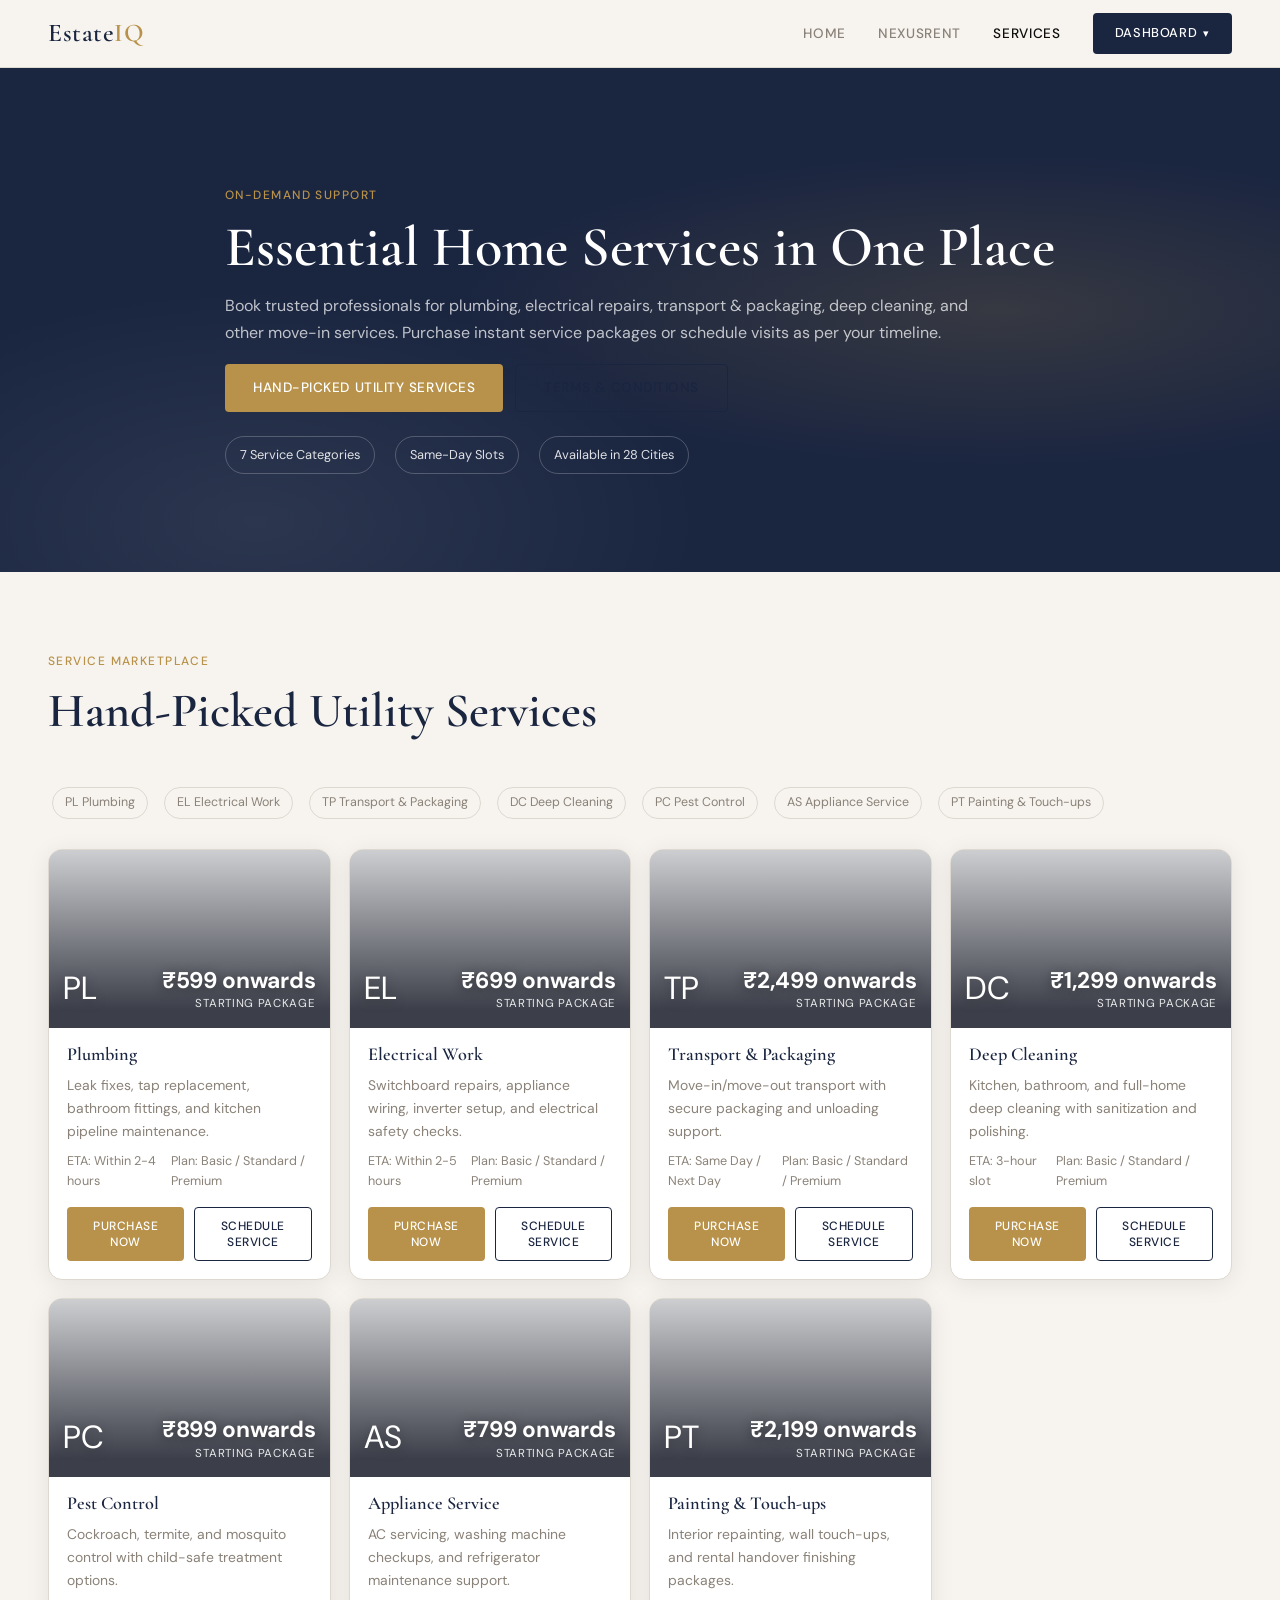
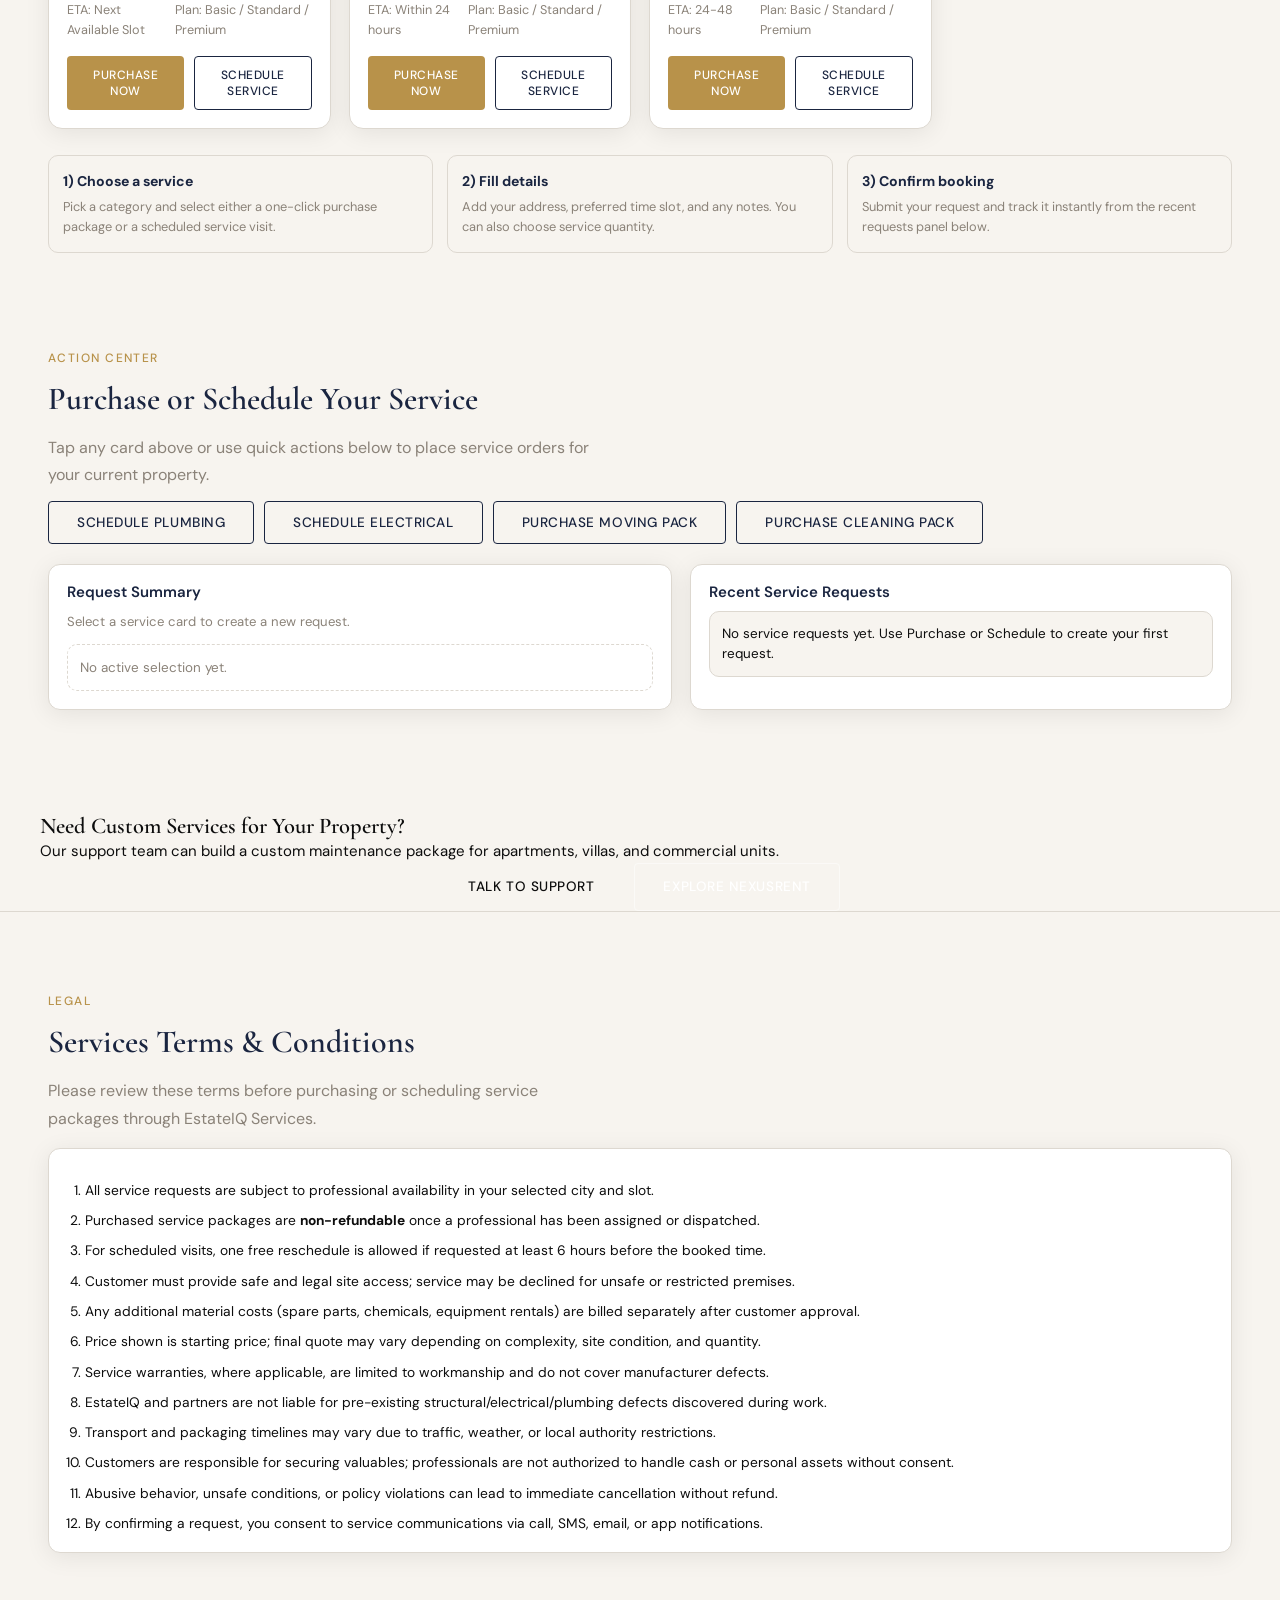
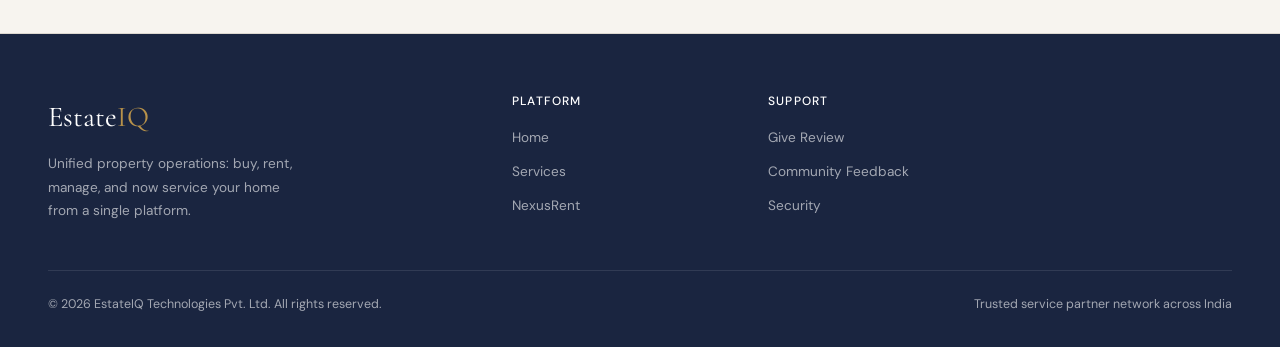
<file: services.html>
<!DOCTYPE html>
<html lang="en">

<head>
  <meta charset="UTF-8" />
  <meta name="viewport" content="width=device-width, initial-scale=1.0" />
  <title>EstateIQ Services — Home Support Marketplace</title>
  <link rel="stylesheet" href="style.css" />
  <style>
    .services-hero {
      min-height: 56vh;
      background: var(--navy);
      position: relative;
      overflow: hidden;
      display: flex;
      align-items: center;
    }

    .services-hero::before {
      content: "";
      position: absolute;
      inset: 0;
      background:
        radial-gradient(ellipse 70% 52% at 78% 48%, rgba(184, 146, 74, 0.18) 0%, transparent 60%),
        radial-gradient(ellipse 60% 80% at 20% 90%, rgba(255, 255, 255, 0.08) 0%, transparent 58%);
      pointer-events: none;
    }

    .services-hero-content {
      position: relative;
      z-index: 1;
      padding: 90px 0 70px;
    }

    .services-hero h1 {
      color: var(--white);
      font-size: clamp(2.4rem, 4.4vw, 4rem);
      line-height: 1.08;
      margin-bottom: 14px;
    }

    .services-hero p {
      color: rgba(255, 255, 255, 0.72);
      max-width: 760px;
      font-size: 1rem;
      line-height: 1.7;
    }

    .services-hero-actions {
      margin-top: 18px;
      display: flex;
      gap: 12px;
      flex-wrap: wrap;
    }

    .service-stats {
      margin-top: 24px;
      display: flex;
      flex-wrap: wrap;
      gap: 20px;
    }

    .service-stat {
      border: 1px solid rgba(255, 255, 255, 0.22);
      border-radius: 999px;
      padding: 8px 14px;
      color: rgba(255, 255, 255, 0.86);
      font-size: 0.8rem;
    }

    .service-grid {
      display: grid;
      grid-template-columns: repeat(auto-fit, minmax(250px, 1fr));
      gap: 18px;
      margin-top: 26px;
    }

    .service-card {
      border: 1px solid var(--border);
      border-radius: 14px;
      background: var(--white);
      box-shadow: var(--card-shadow);
      display: grid;
      grid-template-rows: auto 1fr auto;
      overflow: hidden;
    }

    .service-banner {
      height: 178px;
      display: flex;
      align-items: flex-end;
      padding: 14px;
      color: var(--white);
      font-size: 2rem;
      position: relative;
      background-size: cover;
      background-position: center;
      background-repeat: no-repeat;
    }

    .service-banner::after {
      content: "";
      position: absolute;
      inset: 0;
      background: linear-gradient(180deg, rgba(5, 9, 22, 0.2) 0%, rgba(5, 9, 22, 0.78) 90%);
      pointer-events: none;
    }

    .service-banner-content {
      position: relative;
      z-index: 1;
      width: 100%;
      display: flex;
      justify-content: space-between;
      align-items: flex-end;
      gap: 10px;
    }

    .service-icon {
      font-size: 2rem;
      filter: drop-shadow(0 2px 6px rgba(0, 0, 0, 0.32));
    }

    .service-price {
      font-size: 1.42rem;
      line-height: 1;
      font-weight: 700;
      color: #fff;
      text-shadow: 0 2px 12px rgba(0, 0, 0, 0.45);
      text-align: right;
    }

    .service-price-sub {
      margin-top: 4px;
      font-size: 0.72rem;
      opacity: 0.88;
      text-transform: uppercase;
      letter-spacing: 0.06em;
      text-align: right;
    }

    .service-body {
      padding: 16px 18px;
      display: grid;
      gap: 8px;
    }

    .service-body h3 {
      color: var(--navy);
      font-size: 1.14rem;
      margin: 0;
    }

    .service-body p {
      color: var(--muted);
      font-size: 0.87rem;
      line-height: 1.65;
    }

    .service-meta {
      font-size: 0.79rem;
      color: var(--muted);
      display: flex;
      justify-content: space-between;
      gap: 10px;
    }

    .service-actions {
      padding: 0 18px 18px;
      display: grid;
      grid-template-columns: 1fr 1fr;
      gap: 10px;
    }

    .service-actions .btn {
      width: 100%;
      padding: 10px 12px;
      font-size: 0.75rem;
    }

    .service-workflow {
      margin-top: 26px;
      display: grid;
      grid-template-columns: repeat(3, minmax(0, 1fr));
      gap: 14px;
    }

    .service-step {
      border: 1px solid var(--border);
      border-radius: 10px;
      background: var(--paper);
      padding: 14px;
    }

    .service-step strong {
      display: block;
      color: var(--navy);
      margin-bottom: 4px;
      font-size: 0.88rem;
    }

    .service-step p {
      font-size: 0.8rem;
      color: var(--muted);
      line-height: 1.6;
    }

    .service-order-grid {
      margin-top: 20px;
      display: grid;
      grid-template-columns: 1.15fr 1fr;
      gap: 18px;
    }

    .service-order-list {
      list-style: none;
      display: grid;
      gap: 10px;
      margin-top: 10px;
      padding: 0;
    }

    .service-order-list li {
      border: 1px solid var(--border);
      border-radius: 10px;
      background: var(--paper);
      padding: 12px;
      font-size: 0.84rem;
      line-height: 1.5;
    }

    .service-pill {
      display: inline-flex;
      align-items: center;
      font-size: 0.7rem;
      border-radius: 999px;
      padding: 4px 10px;
      font-weight: 600;
      letter-spacing: 0.03em;
      text-transform: uppercase;
      margin-bottom: 6px;
    }

    .service-pill.purchase {
      color: #0f5132;
      background: #d1f7e5;
    }

    .service-pill.schedule {
      color: #664d03;
      background: #fff3cd;
    }

    .service-modal {
      position: fixed;
      inset: 0;
      background: rgba(7, 14, 31, 0.68);
      backdrop-filter: blur(2px);
      z-index: 540;
      display: none;
      align-items: center;
      justify-content: center;
      padding: 24px;
    }

    .service-modal.active {
      display: flex;
    }

    .service-modal-card {
      width: min(760px, 96vw);
      border-radius: 14px;
      background: var(--white);
      border: 1px solid var(--border);
      box-shadow: var(--card-shadow);
      overflow: hidden;
    }

    .service-modal-head {
      display: flex;
      align-items: center;
      justify-content: space-between;
      gap: 10px;
      padding: 16px 18px;
      border-bottom: 1px solid var(--border);
      background: var(--paper);
    }

    .service-modal-title {
      color: var(--navy);
      margin: 0;
      font-size: 1.08rem;
    }

    .service-modal-close {
      border: none;
      background: transparent;
      cursor: pointer;
      color: var(--muted);
      font-size: 1.3rem;
      line-height: 1;
    }

    .service-modal-body {
      padding: 16px 18px 18px;
      display: grid;
      gap: 12px;
    }

    .service-form-grid {
      display: grid;
      grid-template-columns: repeat(2, minmax(0, 1fr));
      gap: 12px;
    }

    .service-form-grid .full {
      grid-column: 1 / -1;
    }

    .service-quick-tags {
      display: flex;
      flex-wrap: wrap;
      gap: 8px;
      margin-top: 12px;
    }

    .service-quick-tags .tag {
      cursor: pointer;
    }

    .terms-section {
      background: var(--paper);
      border-top: 1px solid var(--border);
      border-bottom: 1px solid var(--border);
    }

    .terms-card {
      margin-top: 16px;
      border: 1px solid var(--border);
      border-radius: 12px;
      background: var(--white);
      padding: 18px;
      box-shadow: var(--card-shadow);
    }

    .terms-list {
      margin: 12px 0 0;
      padding-left: 18px;
      display: grid;
      gap: 8px;
      color: var(--ink);
      font-size: 0.86rem;
      line-height: 1.62;
    }

    @media (max-width: 980px) {
      .service-order-grid {
        grid-template-columns: 1fr;
      }
    }

    @media (max-width: 780px) {
      .service-workflow,
      .service-form-grid {
        grid-template-columns: 1fr;
      }

      .service-actions {
        grid-template-columns: 1fr;
      }
    }
  </style>
</head>

<body>
  <nav>
    <a href="index.html" class="nav-logo">Estate<span>IQ</span></a>
    <div class="nav-links">
      <a href="index.html">Home</a>
      <a href="nexusrent.html">NexusRent</a>
      <a href="services.html" class="active">Services</a>
      <div class="nav-dropdown">
        <a href="#" class="nav-cta nav-dropdown-toggle">Dashboard</a>
        <div class="nav-dropdown-menu">
          <a href="landowner.html">Landlord</a>
          <a href="client.html">Client (Tenant)</a>
          <a href="admin.html">Admin</a>
        </div>
      </div>
    </div>
  </nav>

  <section class="services-hero">
    <div class="container services-hero-content">
      <div class="section-label" style="color:var(--gold)">On-Demand Support</div>
      <h1>Essential Home Services in One Place</h1>
      <p>Book trusted professionals for plumbing, electrical repairs, transport & packaging, deep cleaning, and other move-in services. Purchase instant service packages or schedule visits as per your timeline.</p>
      <div class="services-hero-actions">
        <a class="btn btn-primary" href="#service-catalog" id="service-catalog-cta">Hand-Picked Utility Services</a>
        <a class="btn btn-outline" href="#service-terms">Terms & Conditions</a>
      </div>
      <div class="service-stats">
        <span class="service-stat">7 Service Categories</span>
        <span class="service-stat">Same-Day Slots</span>
        <span class="service-stat">Available in 28 Cities</span>
      </div>
    </div>
  </section>

  <section class="section" id="service-catalog">
    <div class="container">
      <div style="display:flex;justify-content:space-between;align-items:flex-end;gap:14px;flex-wrap:wrap;">
        <div>
          <div class="section-label">Service Marketplace</div>
          <h2 class="section-title">Hand-Picked Utility Services</h2>
        </div>
        <div class="service-quick-tags" id="service-quick-tags"></div>
      </div>

      <div class="service-grid" id="services-grid"></div>

      <div class="service-workflow">
        <div class="service-step">
          <strong>1) Choose a service</strong>
          <p>Pick a category and select either a one-click purchase package or a scheduled service visit.</p>
        </div>
        <div class="service-step">
          <strong>2) Fill details</strong>
          <p>Add your address, preferred time slot, and any notes. You can also choose service quantity.</p>
        </div>
        <div class="service-step">
          <strong>3) Confirm booking</strong>
          <p>Submit your request and track it instantly from the recent requests panel below.</p>
        </div>
      </div>
    </div>
  </section>

  <section class="section" style="padding-top:16px;" id="service-booking">
    <div class="container">
      <div class="section-label">Action Center</div>
      <h2 class="section-title" style="font-size:2rem;">Purchase or Schedule Your Service</h2>
      <p class="section-sub">Tap any card above or use quick actions below to place service orders for your current property.</p>

      <div style="display:flex;gap:10px;flex-wrap:wrap;margin-top:12px;">
        <button class="btn btn-outline" type="button" onclick="openServiceModalByName('Plumbing', 'schedule')">Schedule Plumbing</button>
        <button class="btn btn-outline" type="button" onclick="openServiceModalByName('Electrical Work', 'schedule')">Schedule Electrical</button>
        <button class="btn btn-outline" type="button" onclick="openServiceModalByName('Transport & Packaging', 'purchase')">Purchase Moving Pack</button>
        <button class="btn btn-outline" type="button" onclick="openServiceModalByName('Deep Cleaning', 'purchase')">Purchase Cleaning Pack</button>
      </div>

      <div class="service-order-grid">
        <div class="dashboard-card">
          <h4>Request Summary</h4>
          <p class="metric-sub" id="service-summary-text" style="margin-top:8px;">Select a service card to create a new request.</p>
          <div id="service-summary-box" style="margin-top:12px;padding:12px;border:1px dashed var(--border);border-radius:10px;color:var(--muted);font-size:0.84rem;">No active selection yet.</div>
        </div>
        <div class="dashboard-card">
          <h4>Recent Service Requests</h4>
          <ul class="service-order-list" id="service-order-list"></ul>
        </div>
      </div>
    </div>
  </section>

  <div class="cta-band" style="margin-top:22px;">
    <div class="container">
      <h2>Need Custom Services for Your Property?</h2>
      <p>Our support team can build a custom maintenance package for apartments, villas, and commercial units.</p>
      <div style="display:flex;gap:12px;justify-content:center;flex-wrap:wrap;">
        <a class="btn btn-white" href="index.html#community-feedback">Talk to Support</a>
        <a class="btn" href="nexusrent.html" style="background:transparent;color:white;border:1px solid rgba(255,255,255,0.5)">Explore NexusRent</a>
      </div>
    </div>
  </div>

  <section class="section terms-section" id="service-terms">
    <div class="container">
      <div class="section-label">Legal</div>
      <h2 class="section-title" style="font-size:2rem;">Services Terms & Conditions</h2>
      <p class="section-sub">Please review these terms before purchasing or scheduling service packages through EstateIQ Services.</p>

      <div class="terms-card">
        <ol class="terms-list">
          <li>All service requests are subject to professional availability in your selected city and slot.</li>
          <li>Purchased service packages are <strong>non-refundable</strong> once a professional has been assigned or dispatched.</li>
          <li>For scheduled visits, one free reschedule is allowed if requested at least 6 hours before the booked time.</li>
          <li>Customer must provide safe and legal site access; service may be declined for unsafe or restricted premises.</li>
          <li>Any additional material costs (spare parts, chemicals, equipment rentals) are billed separately after customer approval.</li>
          <li>Price shown is starting price; final quote may vary depending on complexity, site condition, and quantity.</li>
          <li>Service warranties, where applicable, are limited to workmanship and do not cover manufacturer defects.</li>
          <li>EstateIQ and partners are not liable for pre-existing structural/electrical/plumbing defects discovered during work.</li>
          <li>Transport and packaging timelines may vary due to traffic, weather, or local authority restrictions.</li>
          <li>Customers are responsible for securing valuables; professionals are not authorized to handle cash or personal assets without consent.</li>
          <li>Abusive behavior, unsafe conditions, or policy violations can lead to immediate cancellation without refund.</li>
          <li>By confirming a request, you consent to service communications via call, SMS, email, or app notifications.</li>
        </ol>
      </div>
    </div>
  </section>

  <footer>
    <div class="footer-grid">
      <div>
        <div class="footer-logo">Estate<span>IQ</span></div>
        <div class="footer-tagline">Unified property operations: buy, rent, manage, and now service your home from a single platform.</div>
      </div>
      <div class="footer-col">
        <h4>Platform</h4>
        <ul>
          <li><a href="index.html">Home</a></li>
          <li><a href="services.html">Services</a></li>
          <li><a href="nexusrent.html">NexusRent</a></li>
        </ul>
      </div>
      <div class="footer-col">
        <h4>Support</h4>
        <ul>
          <li><a href="give-review.html">Give Review</a></li>
          <li><a href="index.html#community-feedback">Community Feedback</a></li>
          <li><a href="security.html">Security</a></li>
        </ul>
      </div>
    </div>
    <div class="footer-bottom">
      <span>© 2026 EstateIQ Technologies Pvt. Ltd. All rights reserved.</span>
      <span>Trusted service partner network across India</span>
    </div>
  </footer>

  <div class="service-modal" id="service-modal">
    <div class="service-modal-card">
      <div class="service-modal-head">
        <h3 class="service-modal-title" id="service-modal-title">Service Request</h3>
        <button class="service-modal-close" type="button" id="service-modal-close">✕</button>
      </div>
      <div class="service-modal-body">
        <div class="service-form-grid">
          <div>
            <label class="form-label">Your Name</label>
            <input class="form-input" id="service-user-name" placeholder="Enter full name" />
          </div>
          <div>
            <label class="form-label">Phone Number</label>
            <input class="form-input" id="service-user-phone" placeholder="Enter mobile number" />
          </div>
          <div class="full">
            <label class="form-label">Service Address</label>
            <input class="form-input" id="service-user-address" placeholder="Flat / Building / Street" />
          </div>
          <div>
            <label class="form-label">Preferred Date</label>
            <input type="date" class="form-input" id="service-user-date" />
          </div>
          <div>
            <label class="form-label">Preferred Time</label>
            <input type="time" class="form-input" id="service-user-time" />
          </div>
          <div>
            <label class="form-label">Plan</label>
            <select class="form-select" id="service-user-plan">
              <option value="Basic">Basic</option>
              <option value="Standard">Standard</option>
              <option value="Premium">Premium</option>
            </select>
          </div>
          <div>
            <label class="form-label">Quantity</label>
            <input type="number" min="1" value="1" class="form-input" id="service-user-qty" />
          </div>
          <div class="full">
            <label class="form-label">Additional Notes</label>
            <textarea class="form-textarea" id="service-user-notes" rows="3" placeholder="Any issue details, gate pass notes, or special requirements"></textarea>
          </div>
        </div>

        <div style="display:flex;justify-content:space-between;align-items:center;gap:12px;flex-wrap:wrap;">
          <div id="service-modal-mode" class="metric-sub"></div>
          <div style="display:flex;gap:10px;">
            <button class="btn btn-outline" type="button" id="service-modal-cancel">Cancel</button>
            <button class="btn btn-primary" type="button" id="service-modal-submit">Confirm Request</button>
          </div>
        </div>
        <div id="service-modal-status" style="font-size:0.82rem;color:var(--muted);"></div>
      </div>
    </div>
  </div>

  <script>
    const SERVICE_KEY = 'estateiqServiceOrders';
    const serviceCatalog = [
      {
        name: 'Plumbing',
        icon: 'PL',
        desc: 'Leak fixes, tap replacement, bathroom fittings, and kitchen pipeline maintenance.',
        eta: 'Within 2-4 hours',
        price: '₹599 onwards',
        image: 'https://images.unsplash.com/photo-1585704032915-c3400ca199e7?auto=format&fit=crop&w=1200&q=80'
      },
      {
        name: 'Electrical Work',
        icon: 'EL',
        desc: 'Switchboard repairs, appliance wiring, inverter setup, and electrical safety checks.',
        eta: 'Within 2-5 hours',
        price: '₹699 onwards',
        image: 'https://images.unsplash.com/photo-1621905251918-48416bd8575a?auto=format&fit=crop&w=1200&q=80'
      },
      {
        name: 'Transport & Packaging',
        icon: 'TP',
        desc: 'Move-in/move-out transport with secure packaging and unloading support.',
        eta: 'Same Day / Next Day',
        price: '₹2,499 onwards',
        image: 'https://images.unsplash.com/photo-1601584115197-04ecc0da31d7?auto=format&fit=crop&w=1200&q=80'
      },
      {
        name: 'Deep Cleaning',
        icon: 'DC',
        desc: 'Kitchen, bathroom, and full-home deep cleaning with sanitization and polishing.',
        eta: '3-hour slot',
        price: '₹1,299 onwards',
        image: 'https://images.unsplash.com/photo-1581578731548-c64695cc6952?auto=format&fit=crop&w=1200&q=80'
      },
      {
        name: 'Pest Control',
        icon: 'PC',
        desc: 'Cockroach, termite, and mosquito control with child-safe treatment options.',
        eta: 'Next Available Slot',
        price: '₹899 onwards',
        image: 'https://images.unsplash.com/photo-1621451537084-482c73073a0f?auto=format&fit=crop&w=1200&q=80'
      },
      {
        name: 'Appliance Service',
        icon: 'AS',
        desc: 'AC servicing, washing machine checkups, and refrigerator maintenance support.',
        eta: 'Within 24 hours',
        price: '₹799 onwards',
        image: 'https://images.unsplash.com/photo-1581092919535-7146ff1a5906?auto=format&fit=crop&w=1200&q=80'
      },
      {
        name: 'Painting & Touch-ups',
        icon: 'PT',
        desc: 'Interior repainting, wall touch-ups, and rental handover finishing packages.',
        eta: '24-48 hours',
        price: '₹2,199 onwards',
        image: 'https://images.unsplash.com/photo-1562259949-e8e7689d7828?auto=format&fit=crop&w=1200&q=80'
      }
    ];

    let activeServiceRequest = null;

    function readStore(key, fallback = []) {
      try {
        const raw = localStorage.getItem(key);
        if (!raw) return fallback;
        const parsed = JSON.parse(raw);
        return Array.isArray(parsed) ? parsed : fallback;
      } catch (e) {
        return fallback;
      }
    }

    function writeStore(key, value) {
      localStorage.setItem(key, JSON.stringify(value));
    }

    function renderQuickTags() {
      const wrap = document.getElementById('service-quick-tags');
      if (!wrap) return;
      wrap.innerHTML = serviceCatalog.map((s) => `<span class="tag">${s.icon} ${s.name}</span>`).join('');
    }

    function renderServiceCards() {
      const grid = document.getElementById('services-grid');
      if (!grid) return;
      grid.innerHTML = '';

      serviceCatalog.forEach((service) => {
        const card = document.createElement('article');
        card.className = 'service-card';
        card.innerHTML = `
          <div class="service-banner" style="background-image:url('${service.image}')">
            <div class="service-banner-content">
              <span class="service-icon">${service.icon}</span>
              <div>
                <div class="service-price">${service.price}</div>
                <div class="service-price-sub">Starting package</div>
              </div>
            </div>
          </div>
          <div class="service-body">
            <h3>${service.name}</h3>
            <p>${service.desc}</p>
            <div class="service-meta">
              <span>ETA: ${service.eta}</span>
              <span>Plan: Basic / Standard / Premium</span>
            </div>
          </div>
          <div class="service-actions">
            <button class="btn btn-primary" type="button" data-name="${service.name}" data-mode="purchase">Purchase Now</button>
            <button class="btn btn-outline" type="button" data-name="${service.name}" data-mode="schedule">Schedule Service</button>
          </div>
        `;

        card.querySelectorAll('button').forEach((btn) => {
          btn.addEventListener('click', () => openServiceModalByName(btn.dataset.name, btn.dataset.mode));
        });

        grid.appendChild(card);
      });
    }

    function updateSummaryBox() {
      const summary = document.getElementById('service-summary-box');
      const text = document.getElementById('service-summary-text');
      if (!summary || !text) return;

      if (!activeServiceRequest) {
        text.textContent = 'Select a service card to create a new request.';
        summary.textContent = 'No active selection yet.';
        return;
      }

      text.textContent = `${activeServiceRequest.modeLabel} selected for ${activeServiceRequest.name}. Fill your details in the form modal.`;
      summary.innerHTML = `
        <strong style="color:var(--navy);">${activeServiceRequest.name}</strong><br>
        Mode: ${activeServiceRequest.modeLabel}<br>
        Starting Price: ${activeServiceRequest.price}<br>
        Expected Availability: ${activeServiceRequest.eta}
      `;
    }

    function openServiceModalByName(name, mode) {
      const service = serviceCatalog.find((s) => s.name === name);
      if (!service) return;

      activeServiceRequest = {
        ...service,
        mode,
        modeLabel: mode === 'purchase' ? 'Purchase Package' : 'Scheduled Visit'
      };
      updateSummaryBox();

      const modal = document.getElementById('service-modal');
      const title = document.getElementById('service-modal-title');
      const modeText = document.getElementById('service-modal-mode');
      const submit = document.getElementById('service-modal-submit');
      const status = document.getElementById('service-modal-status');

      if (title) title.textContent = `${activeServiceRequest.modeLabel} • ${activeServiceRequest.name}`;
      if (modeText) modeText.textContent = `Mode: ${activeServiceRequest.modeLabel} | Price: ${activeServiceRequest.price}`;
      if (submit) submit.textContent = mode === 'purchase' ? 'Purchase Package' : 'Schedule Visit';
      if (status) status.textContent = '';

      modal?.classList.add('active');
    }

    function closeServiceModal() {
      const modal = document.getElementById('service-modal');
      modal?.classList.remove('active');
    }

    function renderRecentOrders() {
      const list = document.getElementById('service-order-list');
      if (!list) return;

      const orders = readStore(SERVICE_KEY, []).slice().reverse().slice(0, 6);
      list.innerHTML = '';

      if (!orders.length) {
        list.innerHTML = '<li>No service requests yet. Use Purchase or Schedule to create your first request.</li>';
        return;
      }

      orders.forEach((order) => {
        const li = document.createElement('li');
        li.innerHTML = `
          <span class="service-pill ${order.mode}">${order.mode === 'purchase' ? 'Purchase' : 'Schedule'}</span><br>
          <strong style="color:var(--navy);">${order.serviceName}</strong><br>
          ${order.customerName} • ${order.phone}<br>
          Plan: ${order.plan} • Qty: ${order.qty}<br>
          ${order.date ? `Date: ${order.date} ${order.time ? `| Time: ${order.time}` : ''}<br>` : ''}
          <span style="color:var(--muted);font-size:0.78rem;">Submitted: ${order.submittedAt}</span>
        `;
        list.appendChild(li);
      });
    }

    function submitServiceRequest() {
      if (!activeServiceRequest) return;

      const name = (document.getElementById('service-user-name')?.value || '').trim();
      const phone = (document.getElementById('service-user-phone')?.value || '').trim();
      const address = (document.getElementById('service-user-address')?.value || '').trim();
      const date = (document.getElementById('service-user-date')?.value || '').trim();
      const time = (document.getElementById('service-user-time')?.value || '').trim();
      const plan = document.getElementById('service-user-plan')?.value || 'Basic';
      const qty = parseInt(document.getElementById('service-user-qty')?.value || '1', 10);
      const notes = (document.getElementById('service-user-notes')?.value || '').trim();
      const status = document.getElementById('service-modal-status');

      if (!name || !phone || !address) {
        if (status) status.textContent = 'Please fill name, phone, and address to continue.';
        return;
      }

      if (activeServiceRequest.mode === 'schedule' && !date) {
        if (status) status.textContent = 'Please choose a preferred date for scheduled service.';
        return;
      }

      const payload = {
        serviceName: activeServiceRequest.name,
        mode: activeServiceRequest.mode,
        customerName: name,
        phone,
        address,
        date,
        time,
        plan,
        qty: Number.isFinite(qty) && qty > 0 ? qty : 1,
        notes,
        submittedAt: new Date().toISOString().slice(0, 16).replace('T', ' ')
      };

      const existing = readStore(SERVICE_KEY, []);
      existing.push(payload);
      writeStore(SERVICE_KEY, existing);

      if (status) status.textContent = 'Request submitted successfully. Our team will contact you shortly.';

      setTimeout(() => {
        closeServiceModal();
        renderRecentOrders();
      }, 500);
    }

    document.getElementById('service-modal-close')?.addEventListener('click', closeServiceModal);
    document.getElementById('service-modal-cancel')?.addEventListener('click', closeServiceModal);
    document.getElementById('service-modal-submit')?.addEventListener('click', submitServiceRequest);

    document.getElementById('service-modal')?.addEventListener('click', (e) => {
      if (e.target.id === 'service-modal') closeServiceModal();
    });

    renderQuickTags();
    renderServiceCards();
    updateSummaryBox();
    renderRecentOrders();

    (function autoFocusServicesCatalog() {
      if (!window.location.hash) {
        window.addEventListener('load', function() {
          const section = document.getElementById('service-catalog');
          if (!section) return;
          setTimeout(function() {
            try {
              section.scrollIntoView({ behavior: 'smooth', block: 'start' });
            } catch (e) {
              section.scrollIntoView();
            }
          }, 160);
        });
      }
    })();
  </script>
</body>

</html>
</file>
<file: style.css>
@import url('https://fonts.googleapis.com/css2?family=Cormorant+Garamond:ital,wght@0,300;0,400;0,600;1,300;1,400&family=DM+Sans:wght@300;400;500&display=swap');

:root {
  --ink: #0d0d0d;
  --paper: #f7f4ef;
  --gold: #b8924a;
  --gold-light: #d4aa6a;
  --navy: #1a2540;
  --navy-mid: #253153;
  --muted: #8a8278;
  --border: #ddd8d0;
  --white: #ffffff;
  --success: #3d7a5c;
  --danger: #a03030;
  --card-shadow: 0 4px 24px rgba(13,13,13,0.08);
}

*, *::before, *::after { box-sizing: border-box; margin: 0; padding: 0; }

html { scroll-behavior: smooth; }

body {
  font-family: 'DM Sans', sans-serif;
  background: var(--paper);
  color: var(--ink);
  font-size: 15px;
  line-height: 1.6;
}

h1, h2, h3, h4 {
  font-family: 'Cormorant Garamond', serif;
  font-weight: 600;
  line-height: 1.2;
}

a { text-decoration: none; color: inherit; }

/* NAV */
nav {
  position: sticky;
  top: 0;
  z-index: 100;
  background: rgba(247,244,239,0.95);
  backdrop-filter: blur(12px);
  border-bottom: 1px solid var(--border);
  display: flex;
  align-items: center;
  justify-content: space-between;
  padding: 0 48px;
  height: 68px;
}

.nav-logo {
  font-family: 'Cormorant Garamond', serif;
  font-size: 1.6rem;
  font-weight: 600;
  color: var(--navy);
  letter-spacing: 0.02em;
}

.nav-logo span { color: var(--gold); }

.nav-links { display: flex; gap: 32px; align-items: center; }

.nav-links a {
  font-size: 0.85rem;
  font-weight: 500;
  color: var(--muted);
  letter-spacing: 0.05em;
  text-transform: uppercase;
  transition: color 0.2s;
}

.nav-links a:hover, .nav-links a.active { color: var(--ink); }

.nav-cta {
  background: var(--navy);
  color: var(--white) !important;
  padding: 10px 22px;
  border-radius: 4px;
  font-size: 0.8rem !important;
  transition: background 0.2s !important;
}

.nav-cta:hover { background: var(--gold) !important; color: var(--white) !important; }

.nav-dropdown {
  position: relative;
}

.nav-dropdown-toggle {
  display: inline-flex;
  align-items: center;
  gap: 6px;
}

.nav-dropdown-toggle::after {
  content: '▾';
  font-size: 0.7rem;
}

.nav-dropdown-menu {
  position: absolute;
  top: calc(100% + 10px);
  right: 0;
  min-width: 180px;
  background: var(--white);
  border: 1px solid var(--border);
  border-radius: 10px;
  box-shadow: 0 12px 28px rgba(13,13,13,0.14);
  display: none;
  overflow: hidden;
  z-index: 250;
}

.nav-dropdown-menu a {
  display: block;
  padding: 10px 14px;
  font-size: 0.8rem;
  color: var(--navy);
  text-transform: uppercase;
  letter-spacing: 0.06em;
  border-bottom: 1px solid var(--border);
}

.nav-dropdown-menu a:last-child {
  border-bottom: none;
}

.nav-dropdown-menu a:hover,
.nav-dropdown-menu a.active {
  background: rgba(184,146,74,0.1);
  color: var(--gold);
}

.nav-dropdown:hover .nav-dropdown-menu {
  display: block;
}

/* Keep dropdown open when clicked/focused (useful for keyboard and click persistence) */
.nav-dropdown:focus-within .nav-dropdown-menu {
  display: block;
}

/* BUTTONS */
.btn {
  display: inline-flex;
  align-items: center;
  gap: 8px;
  padding: 12px 28px;
  border-radius: 4px;
  font-family: 'DM Sans', sans-serif;
  font-size: 0.85rem;
  font-weight: 500;
  letter-spacing: 0.04em;
  text-transform: uppercase;
  cursor: pointer;
  border: none;
  transition: all 0.2s;
}

.btn-primary { background: var(--gold); color: var(--white); }
.btn-primary:hover { background: #a07d3a; }
.btn-navy { background: var(--navy); color: var(--white); }
.btn-navy:hover { background: var(--navy-mid); }
.btn-outline { background: transparent; color: var(--navy); border: 1.5px solid var(--navy); }
.btn-outline:hover { background: var(--navy); color: var(--white); }

/* SECTION LAYOUT */
.section { padding: 80px 48px; }
.section-sm { padding: 60px 48px; }
.container { max-width: 1200px; margin: 0 auto; }

.section-label {
  font-size: 0.75rem;
  font-weight: 500;
  letter-spacing: 0.12em;
  text-transform: uppercase;
  color: var(--gold);
  margin-bottom: 12px;
}

.section-title {
  font-size: clamp(2rem, 4vw, 3rem);
  color: var(--navy);
  margin-bottom: 16px;
}

.section-sub {
  font-size: 1rem;
  color: var(--muted);
  max-width: 560px;
  line-height: 1.7;
}

/* NEXUSRENT FEATURE */
.nexus-hero {
  display: grid;
  grid-template-columns: 1.1fr 0.9fr;
  gap: 36px;
  margin-top: 32px;
  align-items: stretch;
}

.nexus-summary {
  background: var(--white);
  border: 1px solid var(--border);
  border-radius: 8px;
  padding: 28px;
}

.nexus-callout {
  background: var(--navy);
  color: var(--white);
  border-radius: 8px;
  padding: 28px;
  box-shadow: var(--card-shadow);
}

.nexus-callout p {
  color: rgba(255,255,255,0.75);
}

.nexus-grid {
  display: grid;
  grid-template-columns: repeat(3, 1fr);
  gap: 20px;
  margin-top: 28px;
}

.nexus-card {
  background: var(--white);
  border: 1px solid var(--border);
  border-radius: 8px;
  padding: 24px;
  box-shadow: var(--card-shadow);
}

.nexus-card h4 {
  font-family: 'DM Sans', sans-serif;
  font-size: 0.95rem;
  font-weight: 600;
  margin-bottom: 10px;
  color: var(--navy);
}

.nexus-card p {
  font-size: 0.85rem;
  color: var(--muted);
  line-height: 1.6;
}

.nexus-list {
  display: grid;
  gap: 10px;
  margin-top: 14px;
  color: var(--muted);
  font-size: 0.85rem;
}

.nexus-list span {
  display: flex;
  gap: 10px;
  align-items: flex-start;
}

.nexus-roadmap {
  display: grid;
  grid-template-columns: 1.1fr 0.9fr;
  gap: 32px;
  margin-top: 32px;
}

.nexus-metric {
  background: var(--paper);
  border: 1px solid var(--border);
  border-radius: 8px;
  padding: 20px;
}

.nexus-cta {
  margin-top: 32px;
  display: flex;
  align-items: center;
  justify-content: space-between;
  gap: 16px;
  flex-wrap: wrap;
  padding: 24px;
  background: rgba(184,146,74,0.08);
  border: 1px solid rgba(184,146,74,0.2);
  border-radius: 8px;
}

/* NEXUSRENT PAGE */
.nexus-slider-wrap {
  position: relative;
  margin-top: 32px;
}

.nexus-slider {
  display: grid;
  grid-auto-flow: column;
  grid-auto-columns: minmax(240px, 1fr);
  gap: 16px;
  overflow-x: auto;
  padding: 8px 4px 12px;
  scroll-behavior: smooth;
}

.nexus-slider::-webkit-scrollbar {
  height: 6px;
}

.nexus-slider::-webkit-scrollbar-thumb {
  background: rgba(26,37,64,0.2);
  border-radius: 4px;
}

.nexus-slide {
  background: var(--white);
  border-radius: 10px;
  padding: 20px;
  border: 1px solid var(--border);
  box-shadow: var(--card-shadow);
}

.nexus-slide h4 {
  font-family: 'DM Sans', sans-serif;
  font-size: 0.9rem;
  margin-bottom: 8px;
  color: var(--navy);
}

.nexus-slide p {
  font-size: 0.82rem;
  color: var(--muted);
  line-height: 1.6;
}

.nexus-slider-btn {
  position: absolute;
  top: 50%;
  transform: translateY(-50%);
  width: 38px;
  height: 38px;
  border-radius: 50%;
  border: 1px solid var(--border);
  background: var(--white);
  display: flex;
  align-items: center;
  justify-content: center;
  cursor: pointer;
  box-shadow: var(--card-shadow);
}

.nexus-slider-btn.left { left: -14px; }
.nexus-slider-btn.right { right: -14px; }

.nexus-feature-card {
  display: grid;
  grid-template-columns: 1.2fr 0.8fr;
  gap: 24px;
  align-items: stretch;
  background: var(--white);
  border-radius: 16px;
  padding: 0;
  border: 1px solid var(--border);
  box-shadow: var(--card-shadow);
  overflow: hidden;
}

.nexus-feature-text h3 {
  font-family: 'Cormorant Garamond', serif;
  font-size: 2rem;
  color: var(--navy);
  margin: 18px 24px 8px 24px;
  font-weight: 700;
}

.nexus-feature-text p {
  font-size: 1rem;
  color: var(--muted);
  line-height: 1.7;
  margin: 0 24px 18px 24px;
}

.nexus-feature-text { display: flex; flex-direction: column; justify-content: center; padding: 24px 28px; }

.nexus-feature-media {
  height: 420px;
  background-size: cover;
  background-position: center;
  position: relative;
  overflow: hidden;
  border-radius: 12px 0 0 12px;
}

.nexus-feature-media::after {
  content: '';
  position: absolute;
  inset: 0;
  background: linear-gradient(135deg, rgba(26,37,64,0.4), rgba(26,37,64,0.05));
}

/* Feature big controls */
.feature-prev, .feature-next {
  position: absolute;
  top: 50%;
  transform: translateY(-50%);
  z-index: 4;
  background: rgba(255,255,255,0.9);
  border: none;
  width: 44px;
  height: 44px;
  border-radius: 50%;
  font-size: 1.6rem;
  cursor: pointer;
}
.feature-prev { left: 10px; }
.feature-next { right: 10px; }

.feature-pause {
  position: absolute;
  bottom: 18px;
  right: 18px;
  z-index: 5;
  background: rgba(255,255,255,0.9);
  border: none;
  padding: 8px 10px;
  border-radius: 8px;
  font-size: 0.95rem;
  cursor: pointer;
}

.feature-dots {
  position: absolute;
  left: 50%;
  transform: translateX(-50%);
  bottom: 12px;
  display: flex;
  gap: 8px;
  z-index: 4;
}
.feature-dot {
  width: 28px;
  height: 10px;
  border-radius: 12px;
  border: 2px solid rgba(255,255,255,0.9);
  background: rgba(0,0,0,0.15);
  cursor: pointer;
}
.feature-dot.active { background: rgba(255,255,255,0.95); }

.nexus-feature-label {
  position: absolute;
  left: 16px;
  bottom: 16px;
  background: rgba(255,255,255,0.9);
  padding: 6px 12px;
  border-radius: 20px;
  font-size: 0.72rem;
  color: var(--navy);
  letter-spacing: 0.08em;
  text-transform: uppercase;
}

.nexus-feature-controls {
  display: flex;
  gap: 8px;
  margin-top: 16px;
}

.nexus-filter-bar {
  display: grid;
  grid-template-columns: repeat(4, 1fr);
  gap: 12px;
  margin-top: 24px;
}

.nexus-filter-bar .form-input,
.nexus-filter-bar .form-select {
  background: var(--white);
}

.nexus-filter-tags {
  display: flex;
  flex-wrap: wrap;
  gap: 8px;
  margin-top: 16px;
}

.nexus-filter-tag {
  border: 1px solid var(--border);
  background: var(--white);
  padding: 6px 12px;
  border-radius: 20px;
  font-size: 0.75rem;
  color: var(--muted);
  cursor: pointer;
  transition: all 0.2s;
}

.nexus-filter-tag.active {
  border-color: var(--gold);
  color: var(--gold);
  background: rgba(184,146,74,0.08);
}

.nexus-property-grid {
  display: grid;
  grid-template-columns: repeat(3, 1fr);
  gap: 20px;
  margin-top: 32px;
}

.nexus-property-card {
  border: 1px solid var(--border);
  border-radius: 10px;
  background: var(--white);
  overflow: hidden;
  box-shadow: var(--card-shadow);
  cursor: pointer;
  transition: transform 0.2s, box-shadow 0.2s, border-color 0.2s;
}

.nexus-property-card:hover {
  transform: translateY(-4px);
  border-color: var(--gold);
  box-shadow: 0 12px 36px rgba(13,13,13,0.12);
}

.nexus-property-card.active {
  border-color: var(--gold);
  box-shadow: 0 12px 36px rgba(13,13,13,0.16);
}

.nexus-property-img {
  height: 140px;
  background: linear-gradient(135deg, #8fa3b8 0%, #5d7a94 100%);
  display: flex;
  align-items: center;
  justify-content: center;
  color: rgba(255,255,255,0.7);
  font-family: 'Cormorant Garamond', serif;
  letter-spacing: 0.08em;
  background-size: cover;
  background-position: center;
  position: relative;
}

.nexus-property-img::after {
  content: '';
  position: absolute;
  inset: 0;
  background: linear-gradient(180deg, rgba(26,37,64,0.15), rgba(26,37,64,0.55));
}

.nexus-property-img span {
  position: relative;
  z-index: 1;
}

/* BHK badge on property cards */
.prop-bhk {
  position: absolute;
  top: 10px;
  left: 10px;
  background: rgba(26,37,64,0.9);
  color: white;
  padding: 6px 8px;
  border-radius: 6px;
  font-size: 0.78rem;
  font-weight: 600;
  z-index: 2;
}

.nexus-property-body {
  padding: 18px;
}

.nexus-property-body h4 {
  font-family: 'DM Sans', sans-serif;
  font-size: 0.92rem;
  margin-bottom: 6px;
  color: var(--navy);
}

.nexus-property-meta {
  font-size: 0.78rem;
  color: var(--muted);
  display: flex;
  flex-wrap: wrap;
  gap: 8px;
}

.nexus-detail-wrap {
  display: grid;
  grid-template-columns: 1.1fr 0.9fr;
  gap: 28px;
  margin-top: 32px;
}

.nexus-detail-card {
  background: var(--white);
  border-radius: 12px;
  padding: 28px;
  border: 1px solid var(--border);
  box-shadow: var(--card-shadow);
}

.nexus-detail-header {
  display: flex;
  justify-content: space-between;
  align-items: flex-start;
  gap: 16px;
  margin-bottom: 16px;
}

.nexus-rent {
  font-family: 'Cormorant Garamond', serif;
  font-size: 2rem;
  color: var(--navy);
}

.nexus-detail-list {
  display: grid;
  gap: 10px;
  font-size: 0.85rem;
  color: var(--muted);
}

.nexus-amenities {
  display: flex;
  flex-wrap: wrap;
  gap: 8px;
  margin-top: 12px;
}

.nexus-amenities span {
  background: var(--paper);
  border: 1px solid var(--border);
  border-radius: 20px;
  padding: 4px 10px;
  font-size: 0.72rem;
  color: var(--muted);
}

.nexus-form-grid {
  display: grid;
  grid-template-columns: repeat(2, 1fr);
  gap: 12px;
}

.nexus-form-grid.full {
  grid-template-columns: 1fr;
}

.nexus-token {
  background: rgba(26,37,64,0.06);
  border: 1px solid rgba(26,37,64,0.12);
  border-radius: 8px;
  padding: 14px;
  font-size: 0.85rem;
  color: var(--navy);
  margin-top: 12px;
}

.nexus-modal {
  position: fixed;
  inset: 0;
  background: rgba(13,13,13,0.45);
  display: none;
  align-items: center;
  justify-content: center;
  z-index: 200;
  padding: 24px 20px;
  overflow-y: auto; /* allow scrolling if viewport is short */
}

.nexus-modal.active {
  display: flex;
}

.nexus-modal-card {
  background: var(--white);
  border-radius: 12px;
  box-shadow: 0 20px 60px rgba(13,13,13,0.3);
  max-width: 1200px;
  width: 80vw; /* take 80% of viewport width */
  height: 80vh; /* take 80% of viewport height */
  display: grid;
  grid-template-columns: 1fr 1fr;
  gap: 0;
  overflow: hidden;
  position: relative;
  max-height: 90vh; /* fallback cap */
}

@media (max-width: 900px) {
  .nexus-modal-card {
    width: 95vw;
    height: 85vh;
    grid-template-columns: 1fr;
    min-height: unset;
  }
  .nexus-modal-media {
    min-height: 180px;
    height: 180px;
  }
}

@media (max-width: 600px) {
  .nexus-modal-card {
    border-radius: 6px;
    padding: 0;
  }
  .nexus-modal-content {
    padding: 14px;
  }
  .nexus-modal-close {
    top: 8px;
    right: 8px;
    width: 28px;
    height: 28px;
    font-size: 0.9rem;
  }
}

.nexus-modal-media {
  background-size: cover;
  background-position: center;
  min-height: 100%;
  position: relative;
  max-height: 90vh;
}

/* modal carousel controls */
.modal-carousel-btn {
  position: absolute;
  top: 50%;
  transform: translateY(-50%);
  width: 44px;
  height: 44px;
  border-radius: 50%;
  border: none;
  background: rgba(255,255,255,0.85);
  display: flex;
  align-items: center;
  justify-content: center;
  cursor: pointer;
  z-index: 3;
}
.modal-carousel-btn.left { left: 12px; }
.modal-carousel-btn.right { right: 12px; }

.modal-image-counter {
  position: absolute;
  bottom: 12px;
  left: 12px;
  background: rgba(0,0,0,0.45);
  color: #fff;
  padding: 6px 8px;
  border-radius: 6px;
  font-size: 0.78rem;
  z-index: 3;
}

.nexus-modal-media::after {
  content: '';
  position: absolute;
  inset: 0;
  background: linear-gradient(135deg, rgba(26,37,64,0.55), rgba(26,37,64,0.1));
}

.nexus-modal-content {
  padding: 28px;
  overflow-y: auto; /* scroll content when needed */
  max-height: calc(90vh - 40px);
}

.nexus-modal-content::-webkit-scrollbar { width: 8px; }
.nexus-modal-content::-webkit-scrollbar-thumb { background: rgba(26,37,64,0.12); border-radius: 6px; }

.nexus-modal-close {
  position: absolute;
  top: 16px;
  right: 16px;
  width: 34px;
  height: 34px;
  border-radius: 50%;
  border: none;
  background: rgba(255,255,255,0.9);
  cursor: pointer;
  font-size: 1rem;
}

/* Landowner property modal refinements (no photo area — use space for content) */
#owner-prop-modal .nexus-modal-card {
  max-width: 900px;
  width: 80vw;
  grid-template-columns: 1fr 360px; /* wider content, right side for payments/bills */
}

#owner-prop-modal .nexus-modal-content {
  padding: 28px 28px;
}

#owner-prop-modal .section-label {
  letter-spacing: 0.12em;
  color: var(--gold);
  font-size: 0.72rem;
}

#owner-prop-modal #owner-tenant-list > div {
  padding: 10px 0;
  border-bottom: 1px solid var(--paper);
}

#owner-prop-modal #owner-tenant-list strong {
  display: block;
  color: var(--navy);
  font-size: 0.95rem;
}

#owner-prop-modal #owner-tenant-list div > div {
  color: var(--muted);
  font-size: 0.88rem;
  margin-top: 6px;
}

#owner-prop-modal #owner-payments > div,
#owner-prop-modal #owner-bills > div {
  display: flex;
  justify-content: space-between;
  align-items: center;
  gap: 12px;
  padding: 10px 0;
  border-bottom: 1px solid #f3f1ec;
}

#owner-prop-modal #owner-payments > div:last-child,
#owner-prop-modal #owner-bills > div:last-child {
  border-bottom: none;
}

#owner-prop-modal .btn {
  min-width: 150px;
  padding: 10px 14px;
  font-size: 0.85rem;
}

/* Make outline buttons look subtle and aligned */
#owner-prop-modal .btn-outline {
  border-color: var(--navy);
  color: var(--navy);
  background: transparent;
}
#owner-prop-modal .btn-outline:hover { background: var(--navy); color: #fff; }

@media (max-width: 900px) {
  #owner-prop-modal .nexus-modal-card { grid-template-columns: 1fr; width: 95vw; }
  #owner-prop-modal #owner-payments > div,
  #owner-prop-modal #owner-bills > div { flex-direction: column; align-items: flex-start; }
  #owner-prop-modal .btn { width: 100%; }
}

/* Floating window styles for landlord property details (80% screen, centered) */
.owner-floating {
  position: fixed;
  inset: 0;
  display: none;
  align-items: center;
  justify-content: center;
  background: rgba(13,13,13,0.45);
  z-index: 800;
  padding: 20px;
}
.owner-floating.active { display:flex; }
.owner-floating-card {
  background: var(--white);
  width: 80vw;
  height: 80vh;
  max-width: 1100px;
  max-height: 90vh;
  border-radius: 10px;
  box-shadow: 0 30px 80px rgba(10,10,10,0.3);
  overflow: auto;
  position: relative;
}
.owner-floating-body {
  display: grid;
  grid-template-columns: 1fr 360px;
  gap: 24px;
  padding: 28px;
}
.owner-floating-left h2 { margin-top:6px; margin-bottom:6px; font-size:1.3rem; color:var(--navy); }
.owner-floating-right h4, .owner-floating-left h4 { margin-bottom:6px; color:var(--navy); }
.owner-floating .nexus-modal-close { position:absolute; right:12px; top:12px; }

@media (max-width: 900px) {
  .owner-floating-body { grid-template-columns: 1fr; }
}

/* DASHBOARDS */
.dashboard-hero {
  background: linear-gradient(135deg, var(--navy) 0%, #2b3d69 100%);
  color: var(--white);
  border-radius: 14px;
  padding: 34px;
  margin-bottom: 24px;
}

.dashboard-hero p {
  color: rgba(255,255,255,0.78);
  max-width: 760px;
}

.dashboard-grid {
  display: grid;
  grid-template-columns: repeat(3, 1fr);
  gap: 16px;
}

.dashboard-card {
  background: var(--white);
  border: 1px solid var(--border);
  border-radius: 12px;
  padding: 18px;
  box-shadow: var(--card-shadow);
}

.admin-section-tabs {
  display: flex;
  gap: 10px;
  flex-wrap: wrap;
  margin: 4px 0 18px;
}

.admin-tab-btn {
  border: 1px solid var(--border);
  background: var(--white);
  color: var(--navy);
  border-radius: 999px;
  padding: 8px 14px;
  font-size: 0.78rem;
  font-weight: 600;
  letter-spacing: 0.05em;
  text-transform: uppercase;
  cursor: pointer;
  transition: all 0.2s ease;
}

.admin-tab-btn:hover {
  border-color: var(--gold);
  color: var(--gold);
}

.admin-tab-btn.active {
  background: var(--navy);
  border-color: var(--navy);
  color: var(--white);
}

.admin-tab-panel {
  display: none;
}

.admin-tab-panel.active {
  display: block;
}

.admin-embed-card {
  padding: 20px;
}

.admin-page-embed {
  width: 100%;
  height: 78vh;
  min-height: 740px;
  border: 1px solid var(--border);
  border-radius: 10px;
  margin-top: 12px;
  background: var(--paper);
}

.dashboard-card h3,
.dashboard-card h4 {
  font-family: 'DM Sans', sans-serif;
  color: var(--navy);
  margin-bottom: 10px;
}

.metric-value {
  font-family: 'Cormorant Garamond', serif;
  font-size: 2rem;
  color: var(--navy);
}

.metric-sub {
  color: var(--muted);
  font-size: 0.82rem;
}

.dash-list {
  list-style: none;
  display: grid;
  gap: 8px;
}

.dash-list li {
  border: 1px solid var(--border);
  background: var(--paper);
  border-radius: 8px;
  padding: 10px;
  font-size: 0.84rem;
}

.dashboard-table {
  width: 100%;
  border-collapse: collapse;
  font-size: 0.84rem;
}

.dashboard-table th,
.dashboard-table td {
  border-bottom: 1px solid var(--border);
  text-align: left;
  padding: 10px 8px;
}

.dashboard-table th {
  color: var(--muted);
  font-weight: 500;
  text-transform: uppercase;
  letter-spacing: 0.06em;
  font-size: 0.74rem;
}

.dashboard-table tr:last-child td {
  border-bottom: none;
}

.chart-wrap {
  display: flex;
  flex-direction: column; /* stack legend above the chart */
  align-items: stretch;
  gap: 12px;
  height: 260px; /* allow chart to be larger vertically */
  padding: 12px 16px 12px;
}

.viz-wrap {
  display: grid;
  gap: 12px;
  align-items: center;
  min-height: 240px;
}

.pie-legend {
  display: grid;
  gap: 8px;
}

.pie-legend-row {
  display: grid;
  grid-template-columns: 16px 1fr auto;
  align-items: center;
  gap: 8px;
  font-size: 0.82rem;
  color: var(--muted);
}

.pie-legend-row strong {
  color: var(--navy);
  font-weight: 600;
  font-size: 0.82rem;
}

.legend-dot {
  width: 12px;
  height: 12px;
  border-radius: 4px;
  display: inline-block;
}

.revenue-stack {
  display: flex;
  height: 16px;
  border-radius: 999px;
  overflow: hidden;
  background: rgba(26,37,64,0.08);
}

.revenue-segment {
  height: 100%;
}

.chart-tooltip {
  position: absolute;
  z-index: 999;
  background: #111;
  color: #fff;
  font-size: 0.75rem;
  padding: 6px 10px;
  border-radius: 6px;
  box-shadow: 0 8px 16px rgba(0,0,0,0.2);
  pointer-events: none;
  opacity: 0;
  transform: translateY(-6px);
  transition: opacity 0.15s ease, transform 0.15s ease;
}

.chart-tooltip.active {
  opacity: 1;
  transform: translateY(0);
}

.chart-bar {
  flex: 1;
  background: linear-gradient(180deg, var(--gold) 0%, #9d7736 100%);
  border-radius: 8px 8px 4px 4px;
  min-height: 16px;
  position: relative;
}

.chart-bar::after {
  content: attr(data-label);
  position: absolute;
  bottom: -24px;
  left: 50%;
  transform: translateX(-50%);
  font-size: 0.72rem;
  color: var(--muted);
}

.status-chip {
  display: inline-block;
  padding: 3px 8px;
  border-radius: 20px;
  font-size: 0.7rem;
  font-weight: 600;
  letter-spacing: 0.05em;
  text-transform: uppercase;
}

.status-open { background: rgba(160,48,48,0.1); color: var(--danger); }
.status-progress { background: rgba(184,146,74,0.14); color: #7e612c; }
.status-ok { background: rgba(61,122,92,0.14); color: var(--success); }

@media (max-width: 980px) {
  .dashboard-grid {
    grid-template-columns: 1fr;
  }
}

/* CARDS */
.listings-grid {
  display: grid;
  grid-template-columns: repeat(auto-fit, minmax(280px, 1fr));
  gap: 22px;
  margin-top: 18px;
}

.card {
  background: var(--white);
  border-radius: 8px;
  box-shadow: var(--card-shadow);
  overflow: hidden;
  transition: transform 0.25s, box-shadow 0.25s;
}
.card:hover { transform: translateY(-4px); box-shadow: 0 12px 40px rgba(13,13,13,0.12); }

/* PROPERTY CARD */
.property-card .prop-img {
  width: 100%;
  height: 200px;
  object-fit: cover;
  background: linear-gradient(135deg, #c9c0b0 0%, #a89880 100%);
  display: flex;
  align-items: center;
  justify-content: center;
  font-family: 'Cormorant Garamond', serif;
  font-size: 1.1rem;
  color: rgba(255,255,255,0.7);
  letter-spacing: 0.1em;
}

.prop-body { padding: 20px; }
.prop-price { font-family: 'Cormorant Garamond', serif; font-size: 1.5rem; color: var(--navy); font-weight: 600; }
.prop-price span { font-size: 0.85rem; color: var(--muted); font-family: 'DM Sans', sans-serif; font-weight: 400; }
.prop-title { font-size: 0.95rem; font-weight: 500; margin: 4px 0 2px; }
.prop-location { font-size: 0.82rem; color: var(--muted); }
.prop-meta { display: flex; gap: 16px; margin-top: 12px; padding-top: 12px; border-top: 1px solid var(--border); }
.prop-meta span { font-size: 0.78rem; color: var(--muted); display: flex; align-items: center; gap: 4px; }

/* BADGE */
.badge {
  display: inline-block;
  padding: 4px 10px;
  border-radius: 2px;
  font-size: 0.7rem;
  font-weight: 500;
  letter-spacing: 0.08em;
  text-transform: uppercase;
}
.badge-gold { background: rgba(184,146,74,0.12); color: var(--gold); }
.badge-navy { background: rgba(26,37,64,0.08); color: var(--navy); }
.badge-green { background: rgba(61,122,92,0.1); color: var(--success); }

/* FOOTER */
footer {
  background: var(--navy);
  color: rgba(255,255,255,0.6);
  padding: 60px 48px 32px;
}

.footer-grid {
  max-width: 1200px;
  margin: 0 auto;
  display: grid;
  grid-template-columns: 2fr 1fr 1fr 1fr;
  gap: 48px;
  padding-bottom: 48px;
  border-bottom: 1px solid rgba(255,255,255,0.1);
}

.footer-logo { font-family: 'Cormorant Garamond', serif; font-size: 1.8rem; color: var(--white); margin-bottom: 12px; }
.footer-logo span { color: var(--gold); }
.footer-tagline { font-size: 0.85rem; line-height: 1.7; max-width: 260px; }
.footer-col h4 { font-family: 'DM Sans', sans-serif; font-size: 0.75rem; font-weight: 500; text-transform: uppercase; letter-spacing: 0.1em; color: var(--white); margin-bottom: 16px; }
.footer-col ul { list-style: none; display: flex; flex-direction: column; gap: 10px; }
.footer-col ul li a { font-size: 0.85rem; transition: color 0.2s; }
.footer-col ul li a:hover { color: var(--gold); }
.footer-bottom { max-width: 1200px; margin: 24px auto 0; display: flex; justify-content: space-between; font-size: 0.78rem; }

/* DIVIDER */
.divider { height: 1px; background: var(--border); margin: 0 48px; }

/* ANIMATIONS */
@keyframes fadeUp {
  from { opacity: 0; transform: translateY(24px); }
  to { opacity: 1; transform: translateY(0); }
}

.fade-up { animation: fadeUp 0.6s ease both; }
.delay-1 { animation-delay: 0.1s; }
.delay-2 { animation-delay: 0.2s; }
.delay-3 { animation-delay: 0.3s; }
.delay-4 { animation-delay: 0.4s; }

/* TAGS */
.tag {
  display: inline-block;
  padding: 5px 12px;
  border: 1px solid var(--border);
  border-radius: 20px;
  font-size: 0.78rem;
  color: var(--muted);
  margin: 4px;
  cursor: pointer;
  transition: all 0.2s;
}
.tag:hover, .tag.active { border-color: var(--gold); color: var(--gold); background: rgba(184,146,74,0.06); }

/* FORM */
.form-group { margin-bottom: 20px; }
.form-label { display: block; font-size: 0.8rem; font-weight: 500; letter-spacing: 0.05em; text-transform: uppercase; color: var(--muted); margin-bottom: 8px; }
.form-input, .form-select, .form-textarea {
  width: 100%;
  padding: 12px 16px;
  border: 1.5px solid var(--border);
  border-radius: 4px;
  font-family: 'DM Sans', sans-serif;
  font-size: 0.9rem;
  background: var(--white);
  color: var(--ink);
  transition: border-color 0.2s;
  outline: none;
}
.form-input:focus, .form-select:focus, .form-textarea:focus { border-color: var(--gold); }
.form-textarea { resize: vertical; min-height: 100px; }

/* TABLE */
table { width: 100%; border-collapse: collapse; }
th { font-size: 0.75rem; font-weight: 500; letter-spacing: 0.08em; text-transform: uppercase; color: var(--muted); text-align: left; padding: 12px 16px; border-bottom: 1.5px solid var(--border); }
td { padding: 14px 16px; border-bottom: 1px solid var(--border); font-size: 0.88rem; vertical-align: middle; }
tr:last-child td { border-bottom: none; }
tr:hover td { background: rgba(247,244,239,0.6); }

/* STAT BOX */
.stat-box { text-align: center; padding: 32px 24px; }
.stat-num { font-family: 'Cormorant Garamond', serif; font-size: 3rem; font-weight: 600; color: var(--navy); }
.stat-label { font-size: 0.82rem; color: var(--muted); margin-top: 4px; text-transform: uppercase; letter-spacing: 0.08em; }

/* TIMELINE */
.timeline { position: relative; padding-left: 32px; }
.timeline::before { content: ''; position: absolute; left: 8px; top: 0; bottom: 0; width: 1.5px; background: var(--border); }
.timeline-item { position: relative; padding-bottom: 32px; }
.timeline-item::before { content: ''; position: absolute; left: -28px; top: 6px; width: 10px; height: 10px; border-radius: 50%; background: var(--gold); border: 2px solid var(--paper); }
.timeline-item h4 { font-family: 'DM Sans', sans-serif; font-size: 0.95rem; font-weight: 500; margin-bottom: 4px; }
.timeline-item p { font-size: 0.85rem; color: var(--muted); line-height: 1.6; }

/* TIME SLOT BUTTONS */
.time-slot-btn {
  padding: 12px 16px;
  border: 2px solid var(--border);
  border-radius: 6px;
  background: var(--white);
  color: var(--ink);
  font-size: 0.85rem;
  font-weight: 500;
  cursor: pointer;
  transition: all 0.2s;
  min-width: 100px;
  text-align: center;
}

.time-slot-btn.available:hover {
  border-color: var(--gold);
  background: rgba(184,146,74,0.06);
  color: var(--gold);
}

.time-slot-btn.selected {
  border-color: var(--gold);
  background: var(--gold);
  color: var(--white);
}

.time-slot-btn.booked {
  background: var(--light-bg);
  color: var(--muted);
  cursor: not-allowed;
  opacity: 0.6;
}

.time-slot-btn.booked::after {
  content: ' (Booked)';
  font-size: 0.75rem;
  font-weight: normal;
}
</file>
